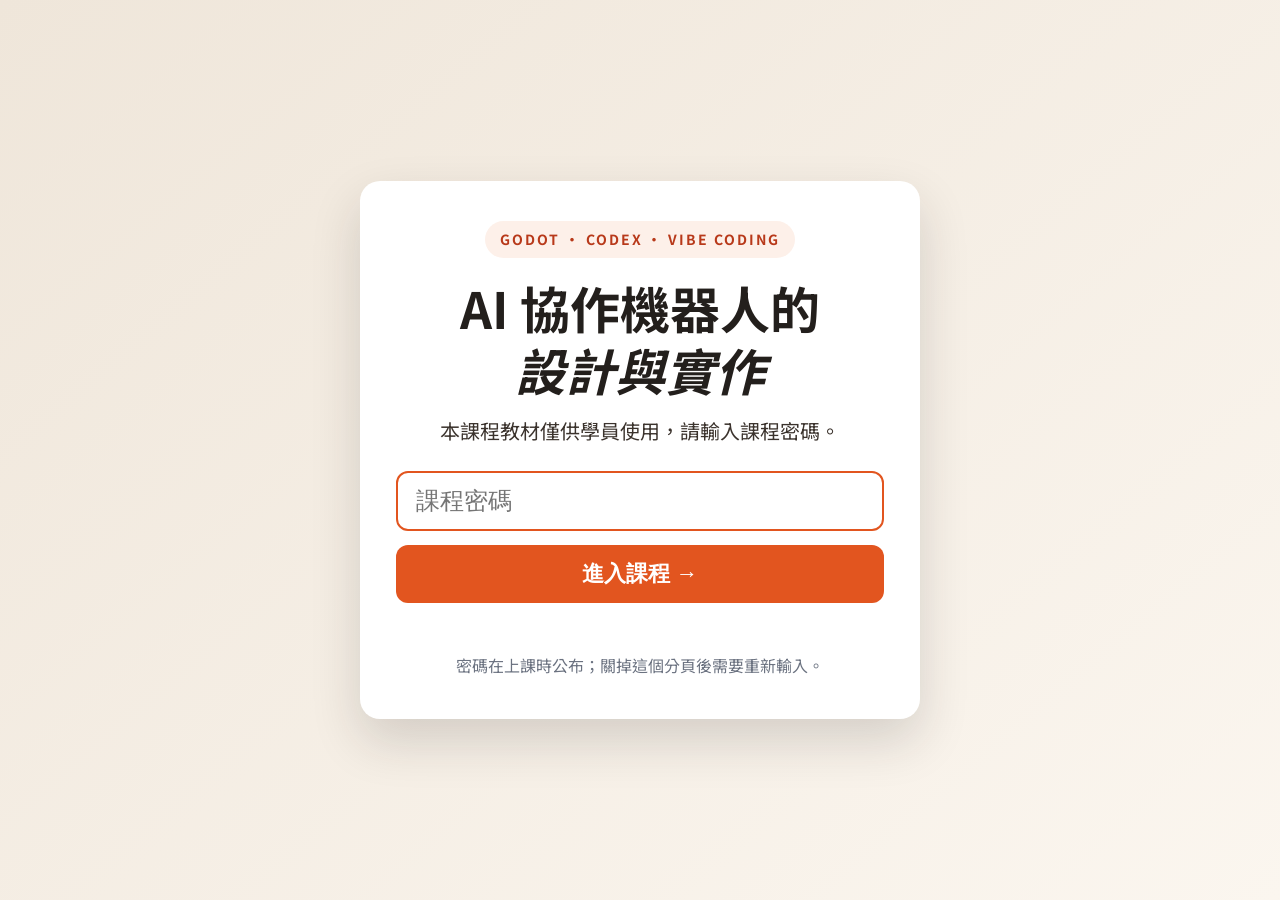
<file: index.html>
<!doctype html>
<html lang="zh-Hant">
<head>
<meta charset="utf-8">
<meta name="viewport" content="width=device-width,initial-scale=1">
<title>AI 協作機器人的設計與實作｜阿亮老師</title>
<meta name="description" content="阿亮老師課程：不用買硬體，用白話告訴 AI，在 Godot 做出一個個會動的機器人模擬。">
<link rel="preconnect" href="https://fonts.googleapis.com">
<link rel="preconnect" href="https://fonts.gstatic.com" crossorigin>
<link href="https://fonts.googleapis.com/css2?family=Noto+Sans+TC:wght@400;500;700&family=Noto+Serif+TC:wght@600;800;900&display=swap" rel="stylesheet">
<link rel="stylesheet" href="assets/style.css">
<style>
.cat{display:flex;align-items:baseline;flex-wrap:wrap;gap:14px;margin:40px 0 16px;font-size:30px}
.cat span{background:#e8531f;color:#fff;font-size:16px;padding:4px 12px;border-radius:6px}
.cat small{font-size:18px;color:#6b7280;font-weight:400}
.hero .sub2{font-size:clamp(24px,2vw,34px);font-weight:700;color:#3b332d;margin:0 0 14px;line-height:1.6}
.hero-art{aspect-ratio:3/2;box-shadow:0 22px 50px rgba(35,31,28,.14)}
.hero-art img{width:100%;height:100%;object-fit:cover;display:block}
.hero-art img{transition:opacity .8s}
.hero-art.is3d img{opacity:0}
.hero-art .hero3d{position:absolute;inset:0;width:100%;height:100%;display:block;touch-action:pan-y}
.pic.has-img .tagno{z-index:1}
a.pic{color:inherit}
.tvol h3 a:hover{color:var(--accent)}
.acts{display:flex;flex-wrap:wrap;gap:10px;align-items:flex-start;margin-top:4px}
.acts .btn,.res summary{display:inline-flex;align-items:center;gap:6px;font-weight:700;font-size:17px;padding:9px 16px;border-radius:10px;cursor:pointer;list-style:none;transition:.15s}
.acts .read{background:var(--accent);color:#fff}
.acts .read:hover{background:var(--accent-2)}
.acts .demo{background:#fff;color:#0f766e;border:1.5px solid #14b8a6}
.acts .vid{background:#fff;color:#7c3aed;border:1.5px solid #a78bfa}
.acts .vid:hover{background:#f5f3ff}
.acts{flex-wrap:wrap;gap:8px}
.acts .btn,.acts .res summary{white-space:nowrap;padding:9px 12px;font-size:clamp(14px,1.05vw,16.5px)}
.acts>.btn,.acts>.res{flex:0 1 auto;min-width:0}
.acts .demo:hover{background:#e6fffa}
.res{position:relative}
.res summary::-webkit-details-marker{display:none}
.res summary{background:#fff;color:var(--accent-2);border:1.5px solid var(--accent)}
.res summary:hover,.res[open] summary{background:var(--accent-soft)}
.res .menu{position:absolute;left:0;bottom:calc(100% + 8px);z-index:5;min-width:270px;background:#fff;border:1px solid var(--line);border-radius:12px;box-shadow:0 14px 34px rgba(35,31,28,.18);padding:6px}
.res .menu a{display:block;padding:10px 14px;border-radius:8px;font-size:16.5px;white-space:nowrap}
.res .menu a:hover{background:var(--accent-soft);color:var(--accent-2)}
.pic .soonbadge{position:absolute;top:13px;right:14px;z-index:1;background:rgba(35,31,28,.78);color:#fff;font-size:13.5px;font-weight:700;padding:4px 12px;border-radius:999px}
.tvol.soon .pic img{filter:saturate(.75)}
.tvol.soon{opacity:.82;cursor:default}
.tvol.soon:hover{transform:none}
.tvol.soon .pic{background:linear-gradient(140deg,#efe6da,#f8f1e8)}
a.dl{display:inline-block;margin:4px 10px 4px 0;color:#b93a10;font-weight:700}
.hl{list-style:none;padding:0;margin:6px 0 10px;display:grid;grid-template-columns:repeat(3,1fr);gap:12px}
@media(max-width:900px){.hl{grid-template-columns:repeat(2,1fr)}}
@media(max-width:560px){.hl{grid-template-columns:1fr}}
.hl li{background:#fff;border:1px solid var(--line);border-left:5px solid var(--accent);border-radius:12px;padding:14px 16px;font-size:16.5px;line-height:1.65;color:#4b4038}
.hl li b{display:block;font-size:19px;color:#231f1c;margin-bottom:4px}
</style>
</head>
<body>
<div id="gate" class="gate" hidden>
  <form class="gcard" id="gform" autocomplete="off">
    <span class="badge">GODOT · CODEX · VIBE CODING</span>
    <h1>AI 協作機器人的<br><em>設計與實作</em></h1>
    <p class="gsub">本課程教材僅供學員使用，請輸入課程密碼。</p>
    <input id="gpw" type="password" placeholder="課程密碼" autocomplete="current-password" required>
    <button type="submit">進入課程 →</button>
    <p class="gerr" id="gerr" role="alert"></p>
    <p class="gnote">密碼在上課時公布；關掉這個分頁後需要重新輸入。</p>
  </form>
</div>
<div id="app"></div>
<div class="gbar" id="gbar" hidden><span id="glvl"></span><button id="gout">🔒 登出</button></div>
<style>
.gate{position:fixed;inset:0;display:grid;place-items:center;padding:16px;background:linear-gradient(140deg,#efe6da,#fbf6ef)}
.gate[hidden],.gbar[hidden]{display:none}
.gcard{width:min(560px,100%);background:#fff;border-radius:20px;box-shadow:0 22px 50px rgba(35,31,28,.16);padding:40px 36px;text-align:center}
.gcard h1{font-size:clamp(34px,5vw,50px);line-height:1.25;margin:18px 0 12px}
.gsub{font-size:20px;color:#3b332d;margin:0 0 22px}
.gcard input{width:100%;font-size:24px;padding:14px 18px;border:2px solid #d9cfc4;border-radius:12px;box-sizing:border-box}
.gcard input:focus{outline:none;border-color:var(--accent,#e8531f)}
.gcard button{width:100%;margin-top:14px;font-size:22px;font-weight:700;padding:14px;border:0;border-radius:12px;background:var(--accent,#e8531f);color:#fff;cursor:pointer}
.gerr{color:#c0392b;font-size:19px;font-weight:700;min-height:28px;margin:14px 0 0}
.gnote{color:#6b7280;font-size:16px;margin:6px 0 0}
.gbar{position:fixed;right:16px;bottom:16px;z-index:50;display:flex;gap:8px;align-items:center;flex-wrap:wrap;justify-content:flex-end}
.gbar span{background:#fff;border-radius:999px;padding:6px 12px;font-size:14px;color:#5b6472;box-shadow:0 6px 18px rgba(35,31,28,.12)}
.gbar button{font-size:16px;font-weight:700;padding:9px 16px;border-radius:999px;border:1.5px solid #d9cfc4;background:#fff;cursor:pointer;box-shadow:0 6px 18px rgba(35,31,28,.14)}
</style>
<script type="module">
import { login, logout, session, homeHtml, levelName } from './assets/gate.js';
const $ = id => document.getElementById(id);
const next = new URLSearchParams(location.search).get('next');

async function show(s){
  if (next && /^reader\.html\?u=[A-Za-z0-9]+$/.test(next)){ location.replace(next); return; }
  $('app').innerHTML = await homeHtml(s);
  $('gate').hidden = true; $('gbar').hidden = false;
  $('glvl').textContent = '目前權限：' + levelName(s.lvl);
  document.addEventListener('click', e => {
    document.querySelectorAll('details.res[open]').forEach(d => { if (!d.contains(e.target)) d.open = false; });
  });
  if (location.hash){ const t = document.querySelector(location.hash); if (t) t.scrollIntoView(); }
}

$('gout').onclick = () => { logout(); location.href = 'index.html'; };

$('gform').onsubmit = async e => {
  e.preventDefault();
  $('gerr').textContent = '';
  try{
    const pw = $('gpw').value.trim();
    const lvl = await login(pw);
    if (!lvl){
      $('gerr').textContent = '密碼錯誤，請輸入課程密碼：@godot-cobot';
      $('gpw').select();
      return;
    }
    show(await session());
  }catch(err){
    $('gerr').textContent = '驗證異常：' + err.message;
  }
};

const s = await session();
if (s) {
  show(s);
} else {
  $('gate').hidden = false;
  $('gpw').focus();
}
</script>
</body>
</html>
</file>
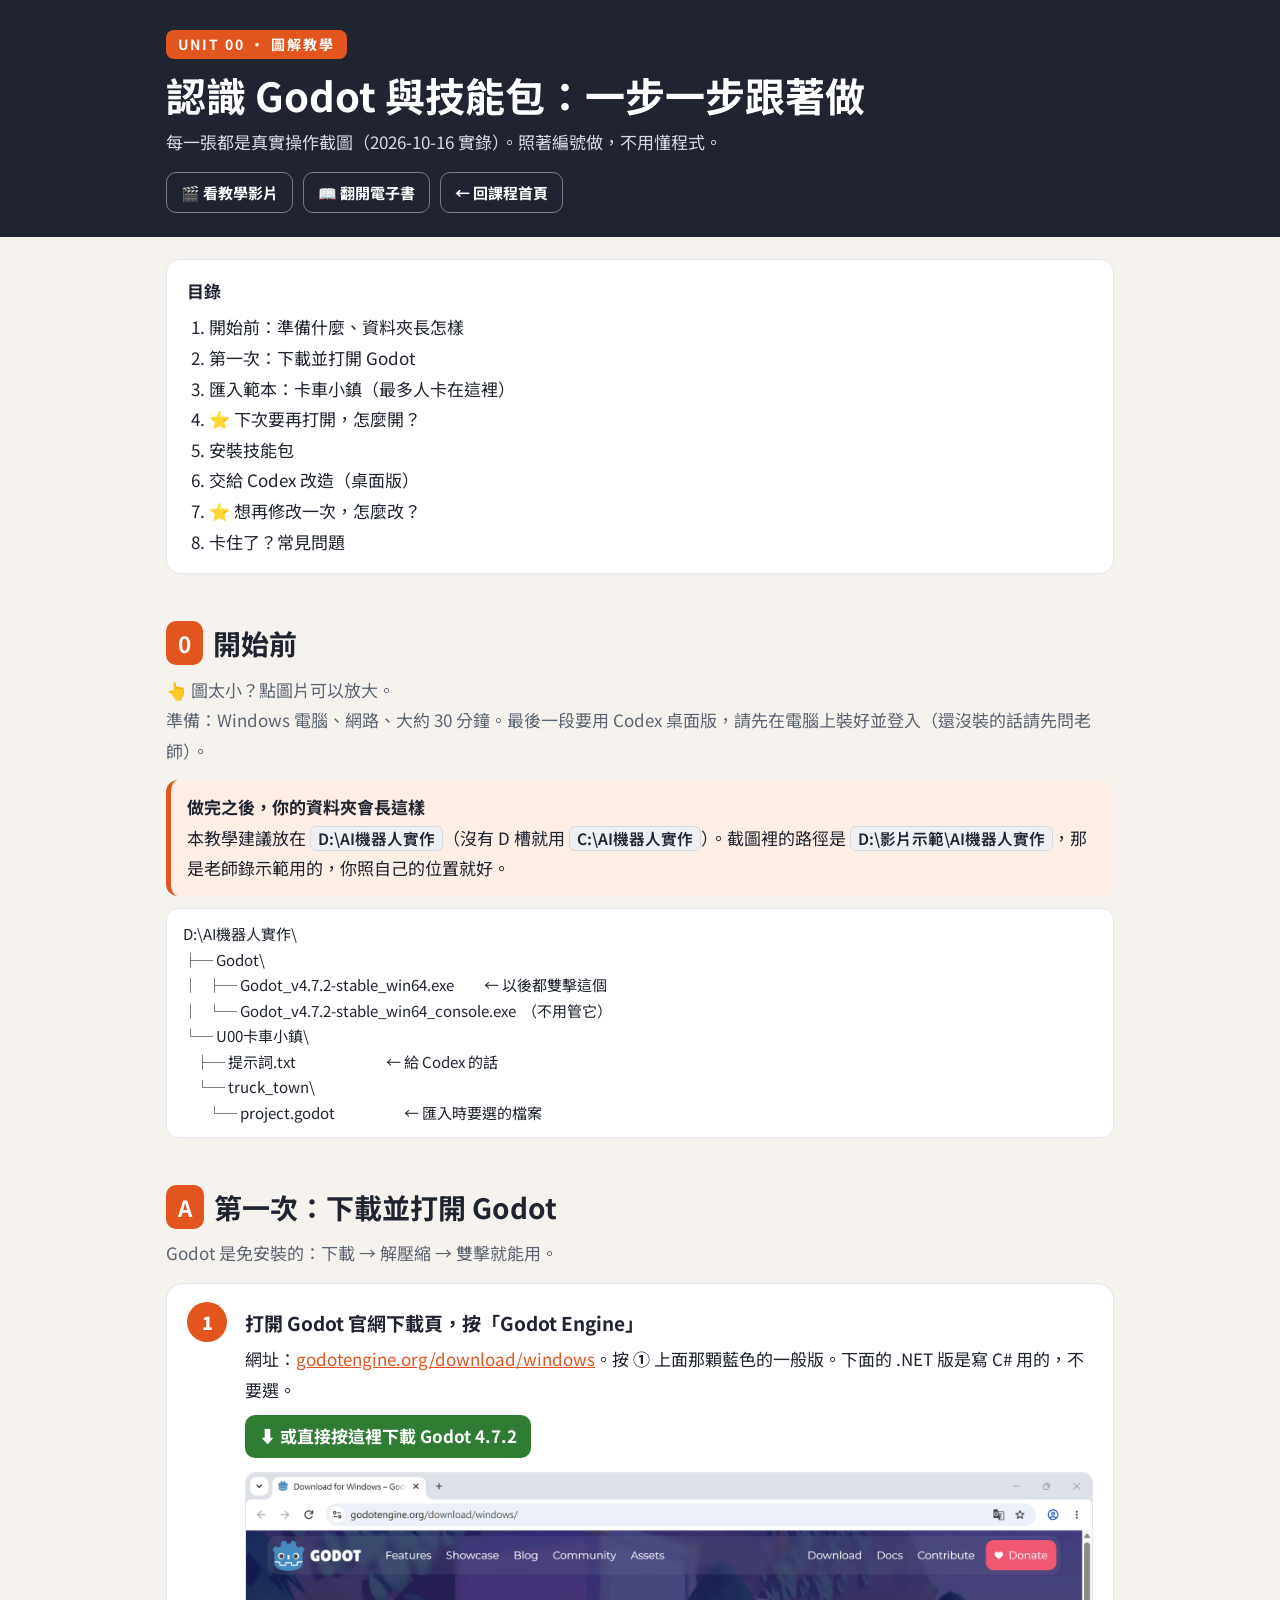
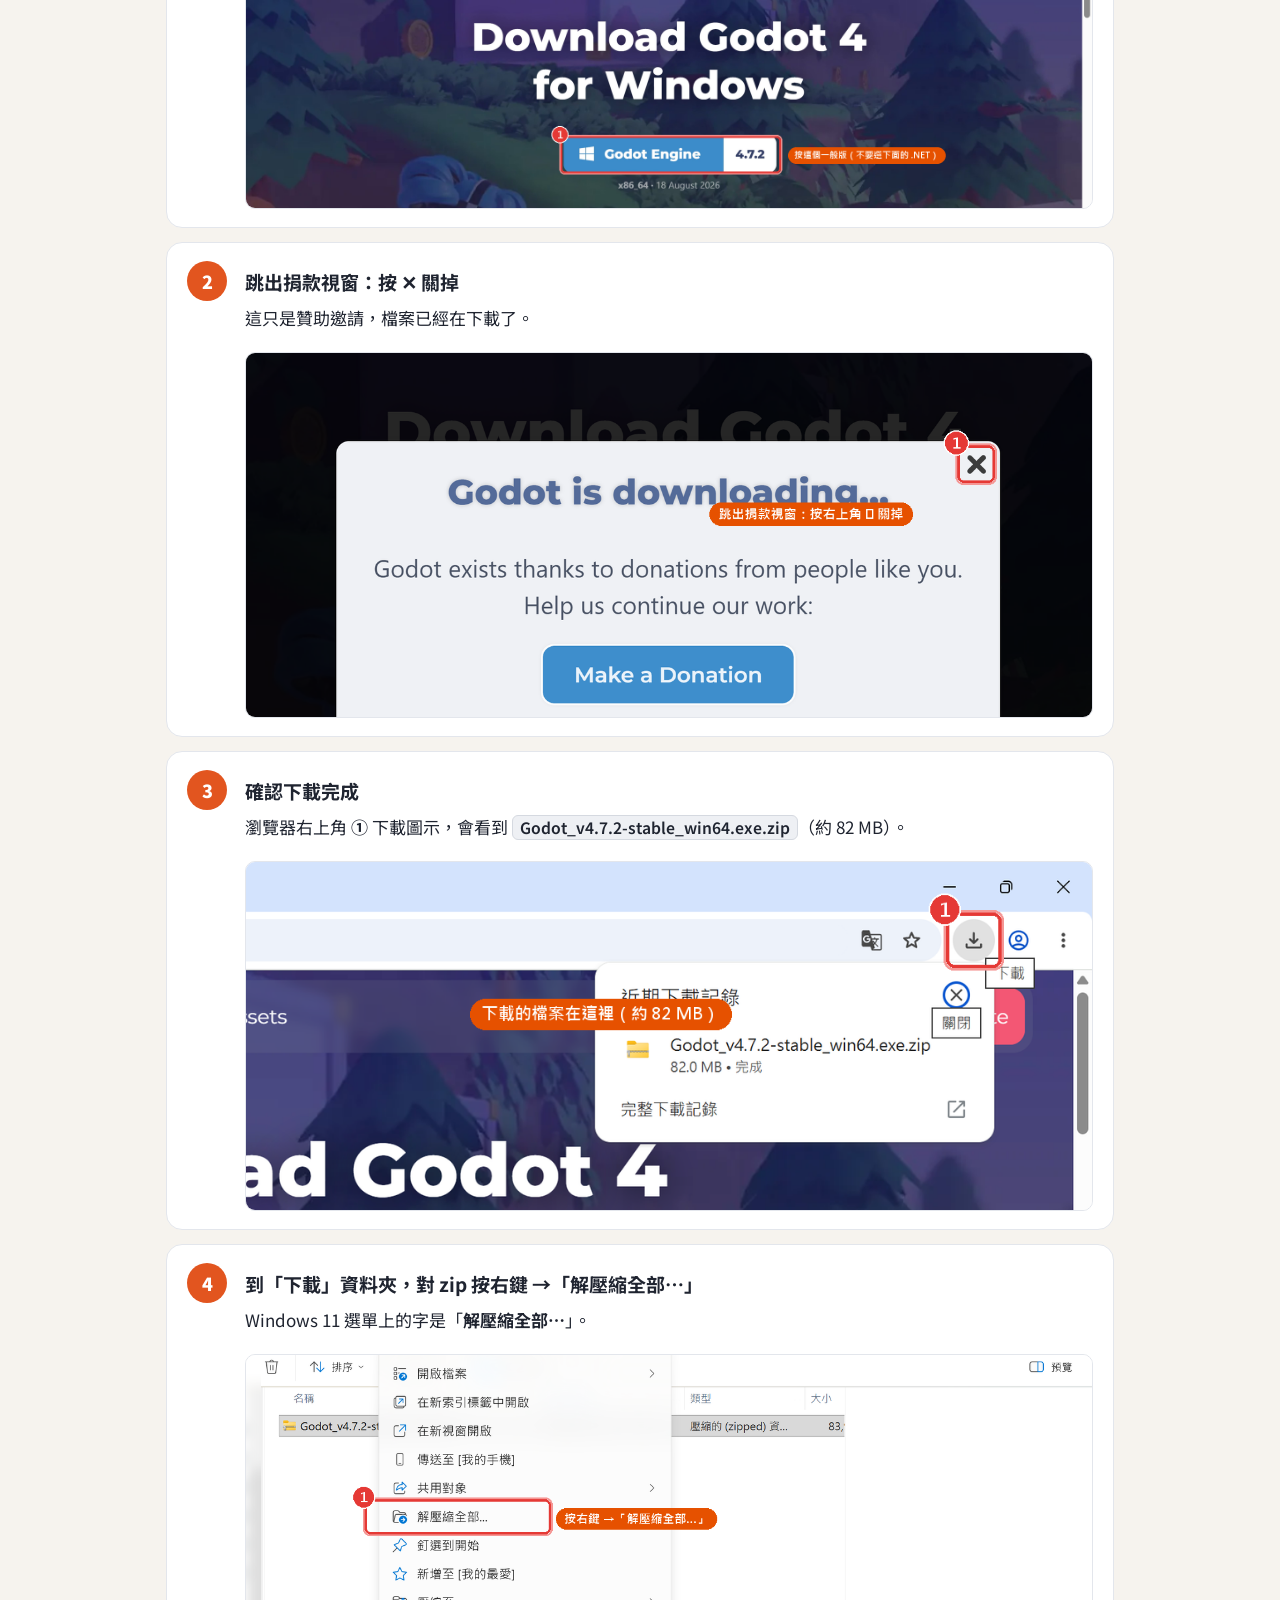
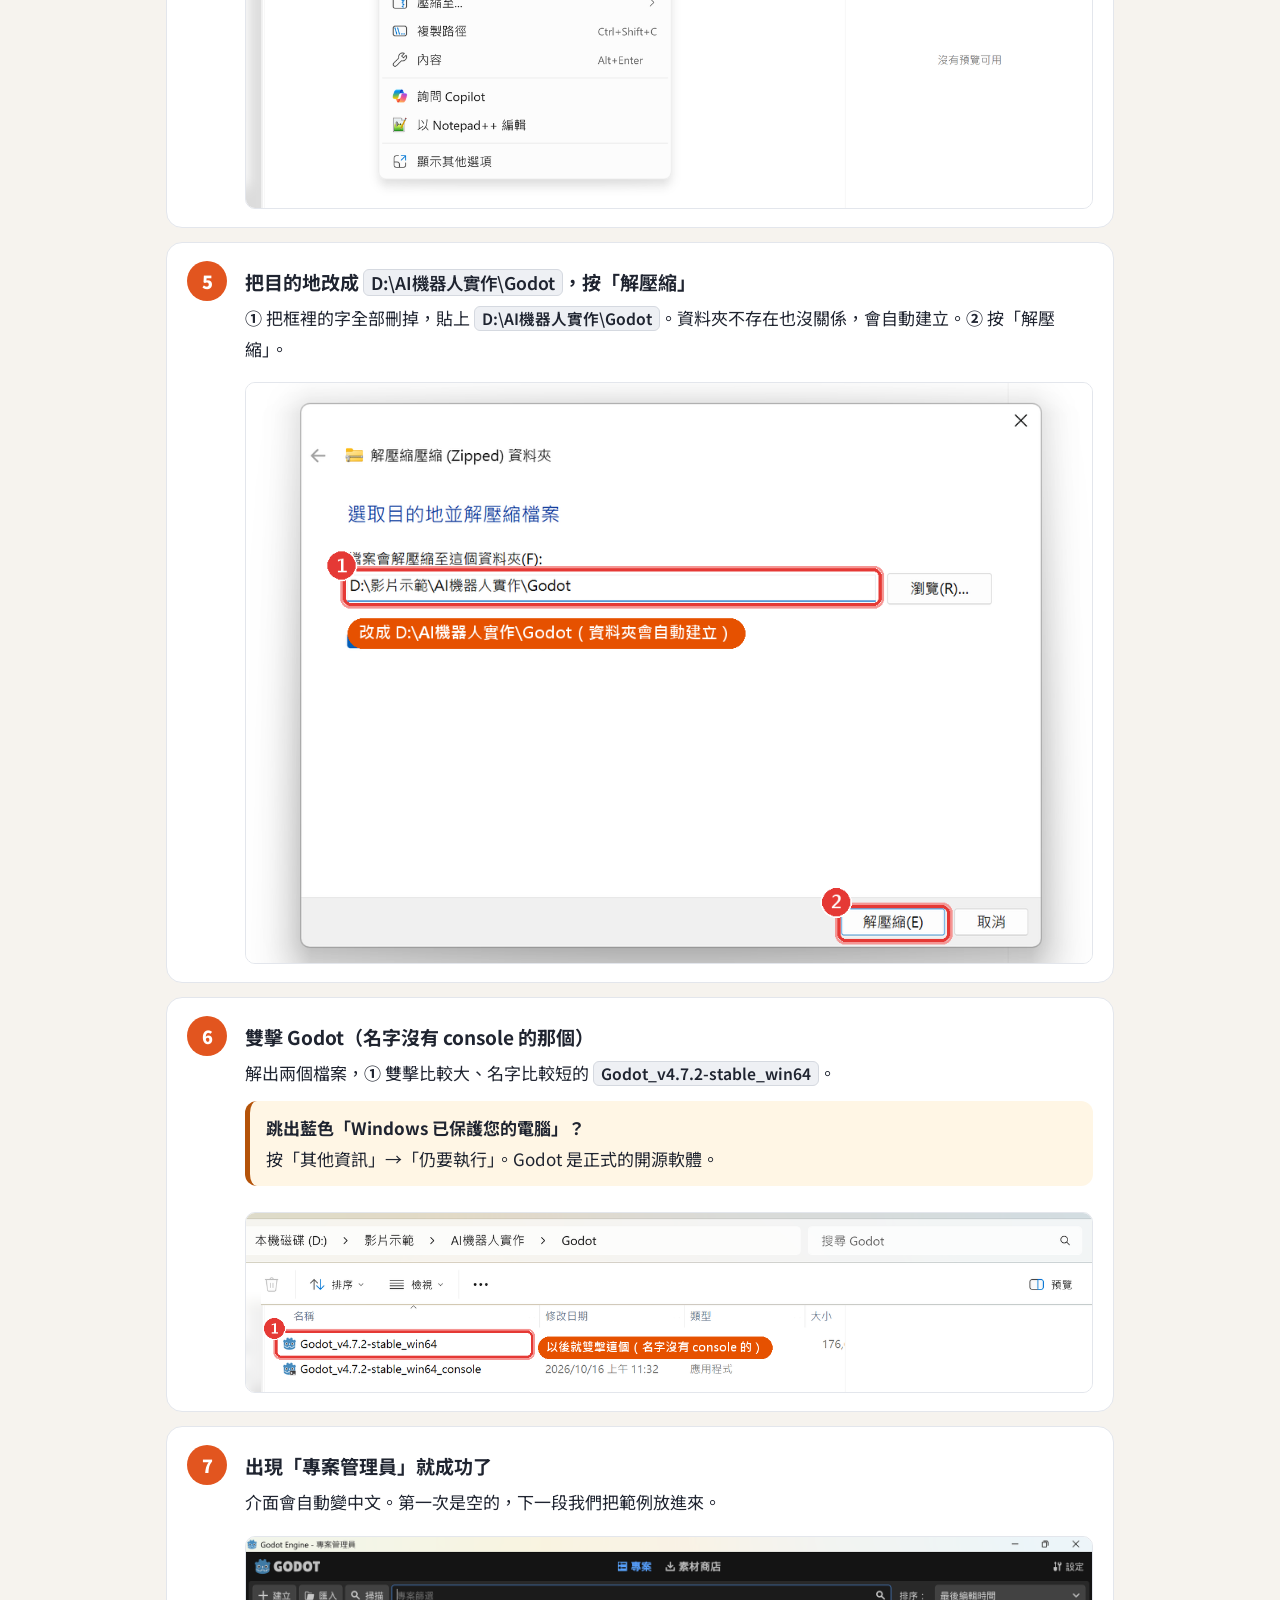
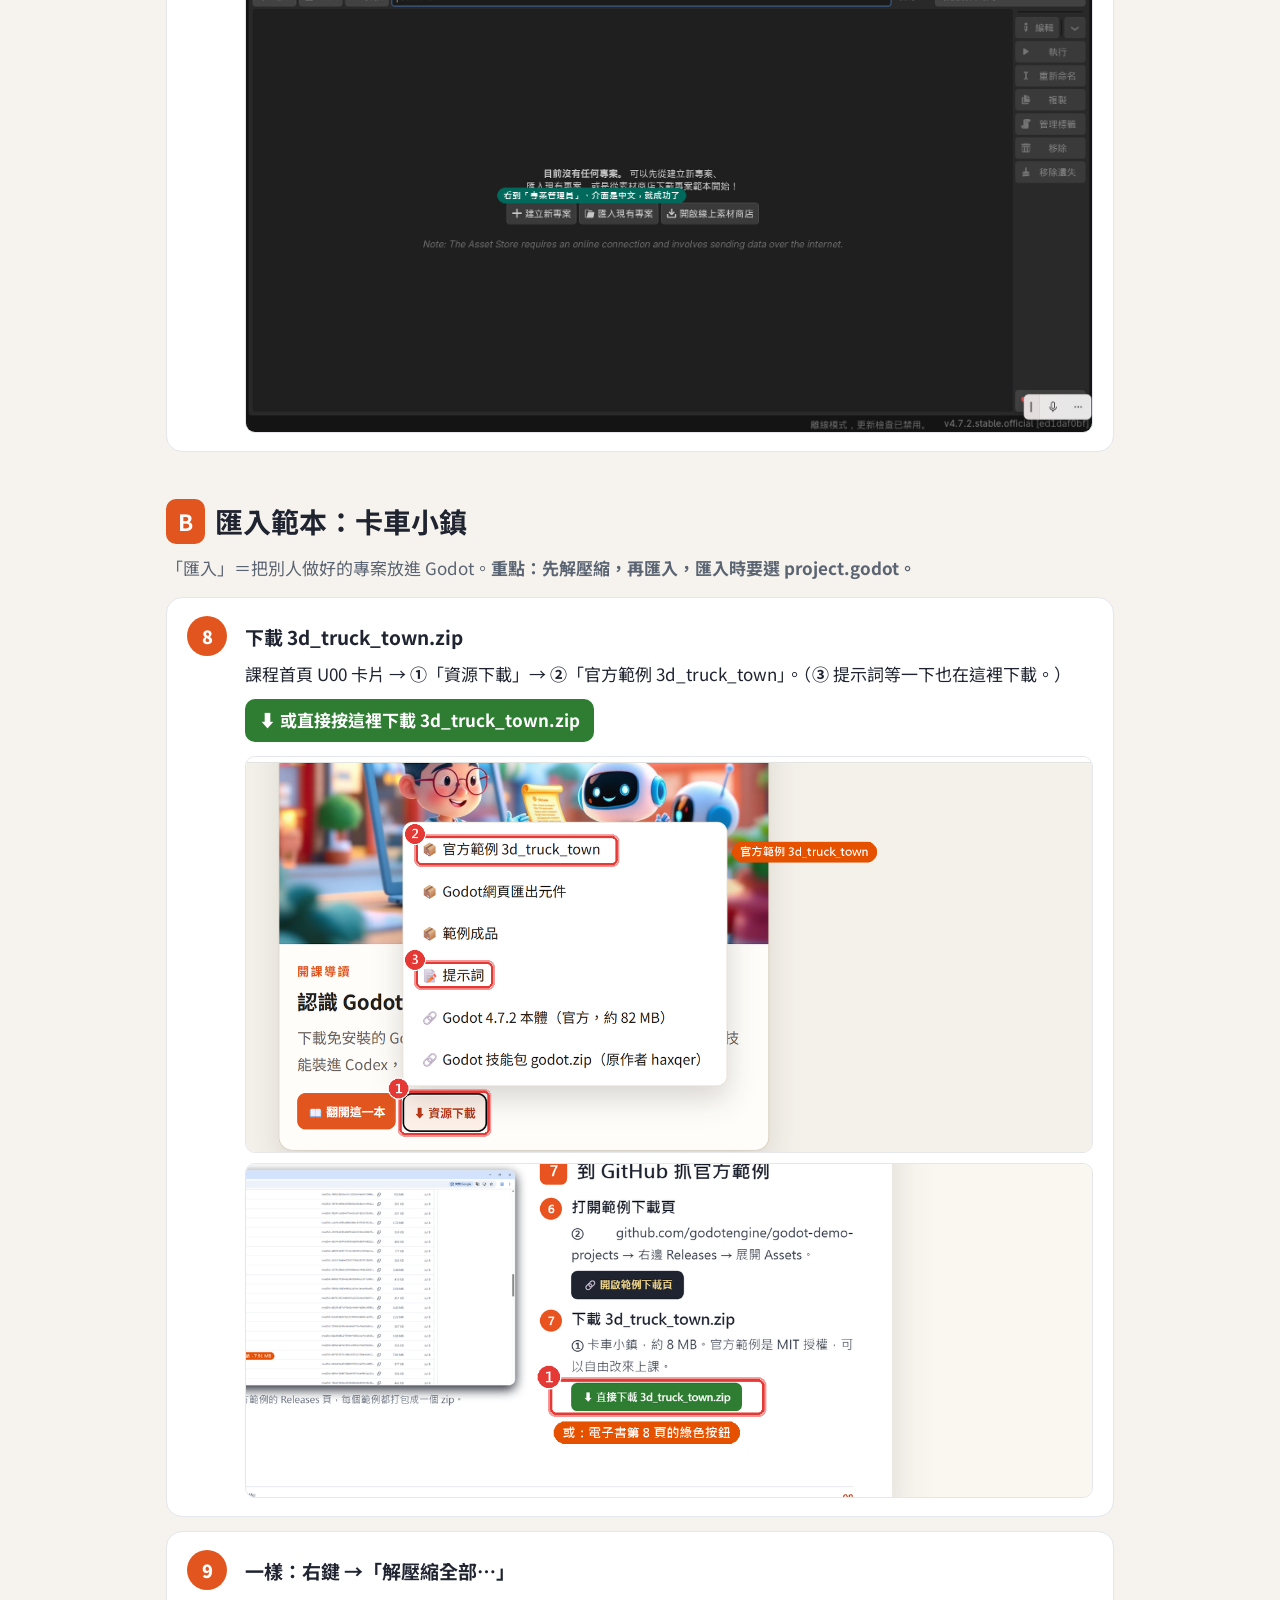
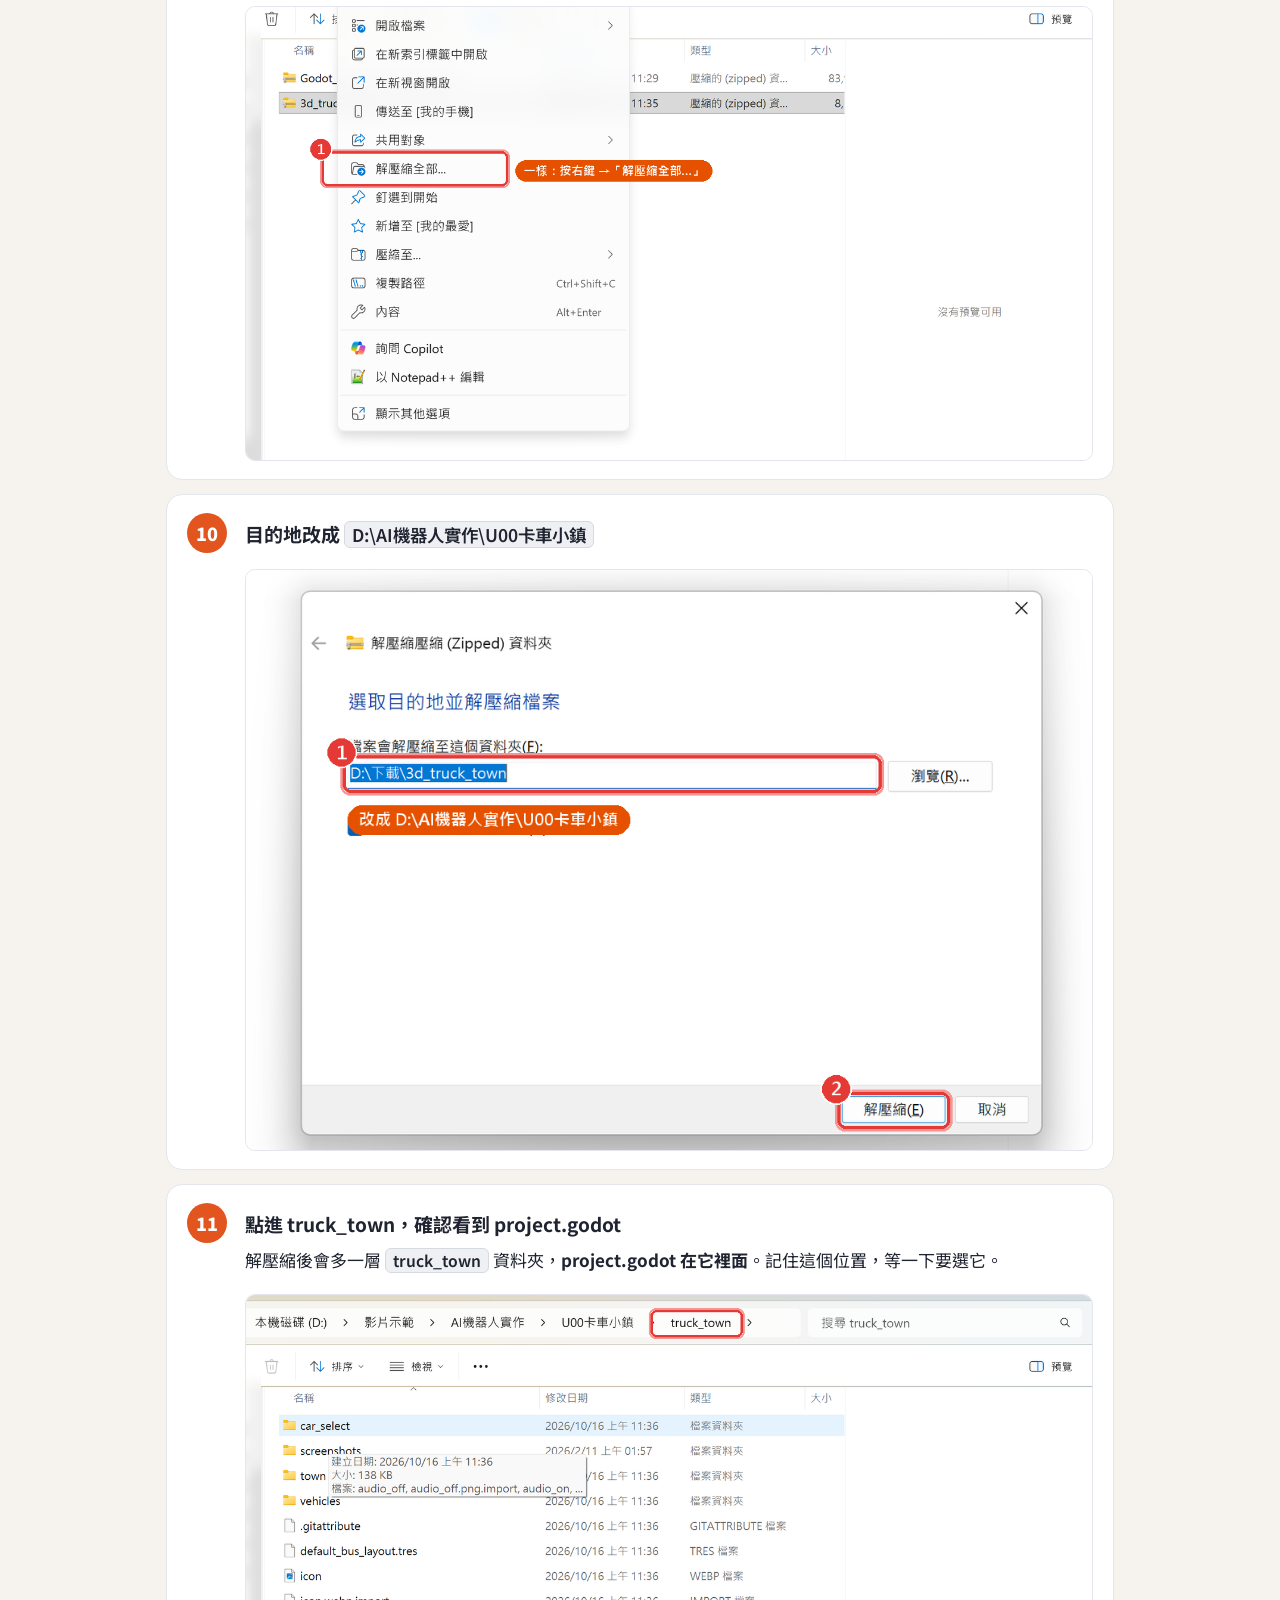
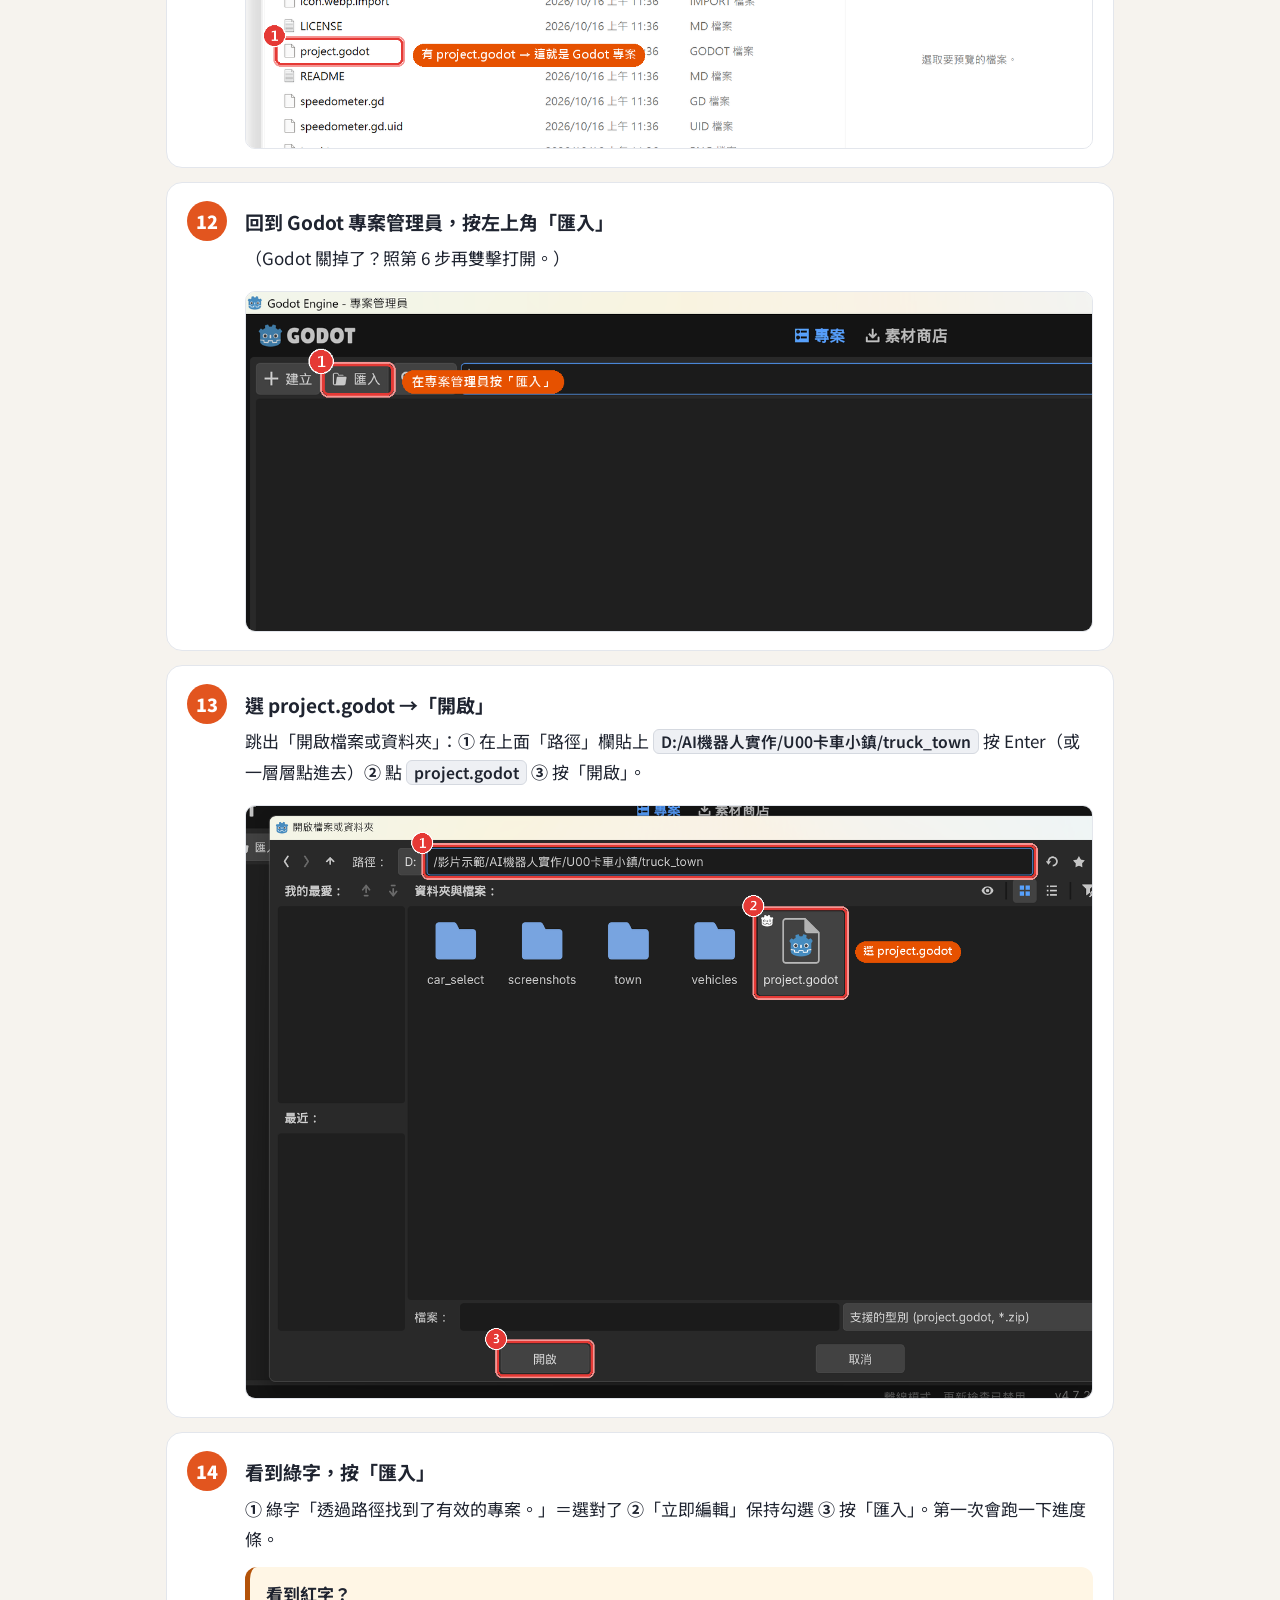
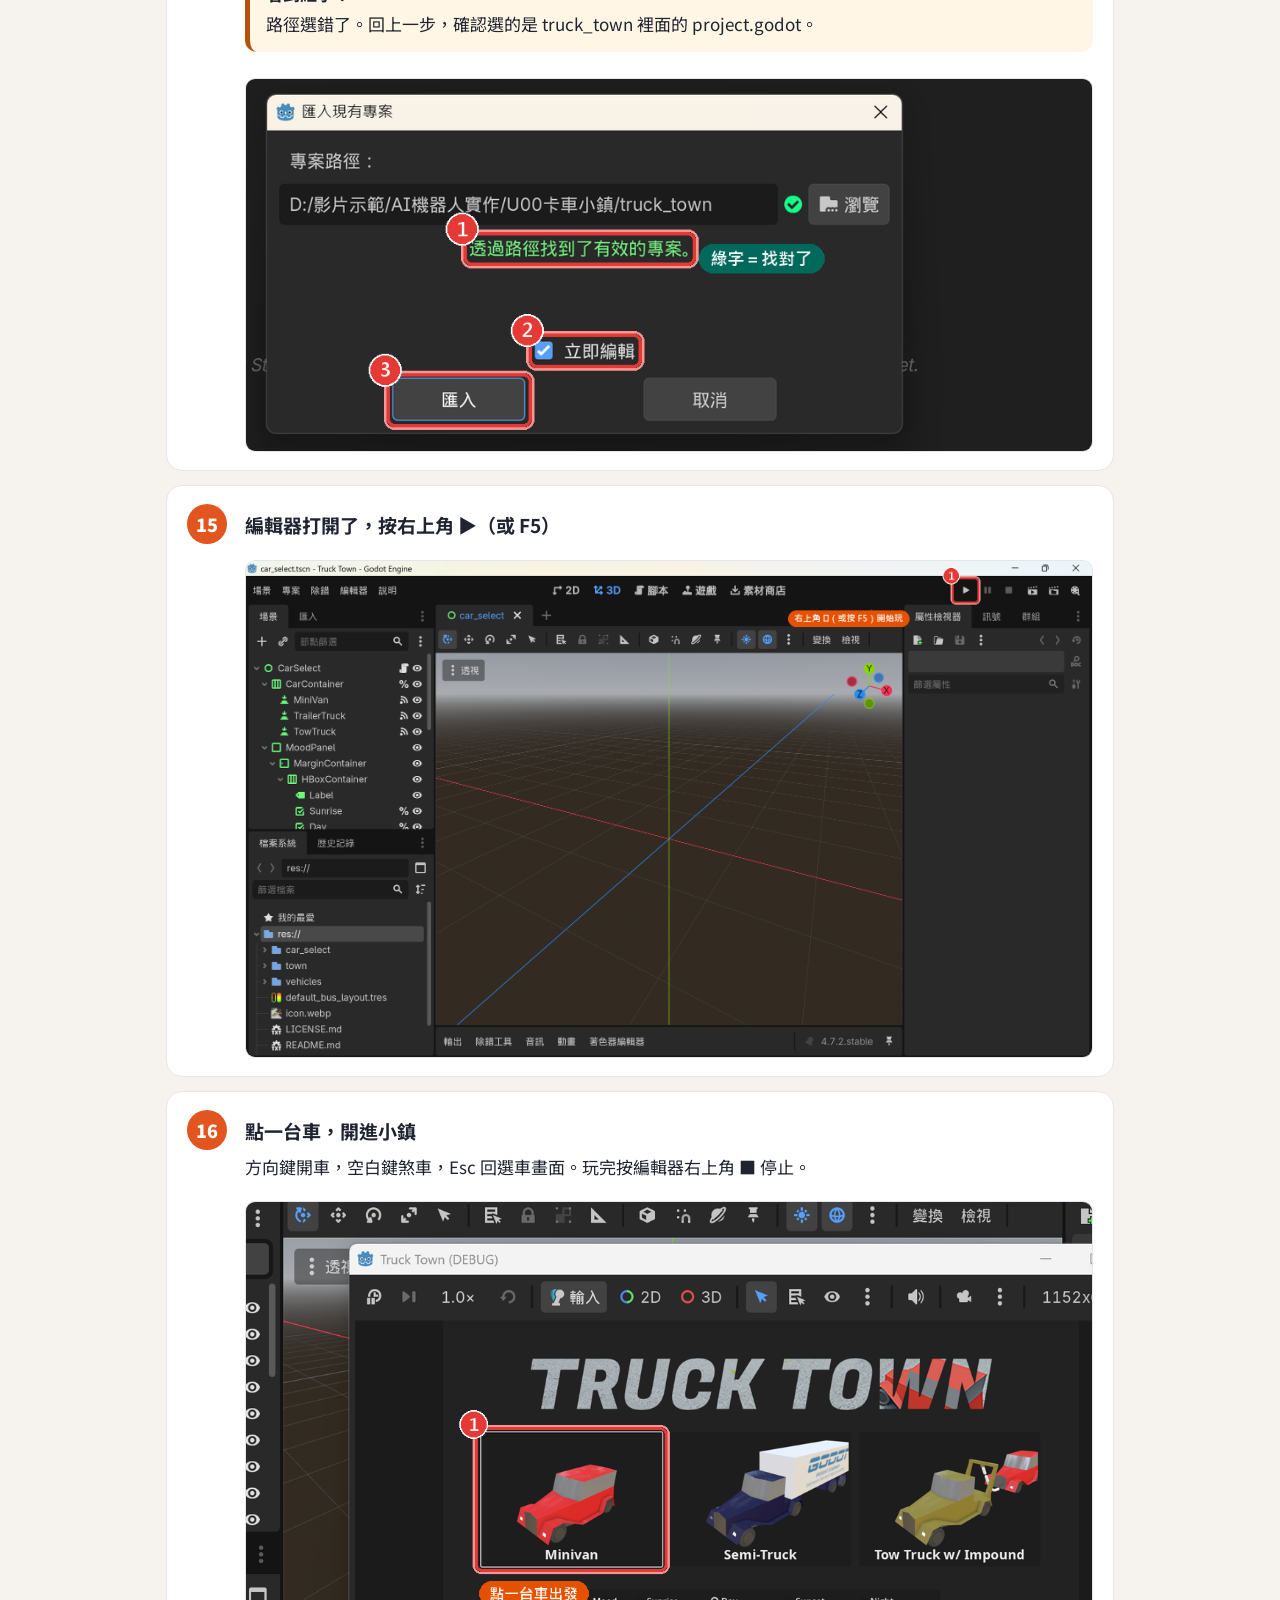
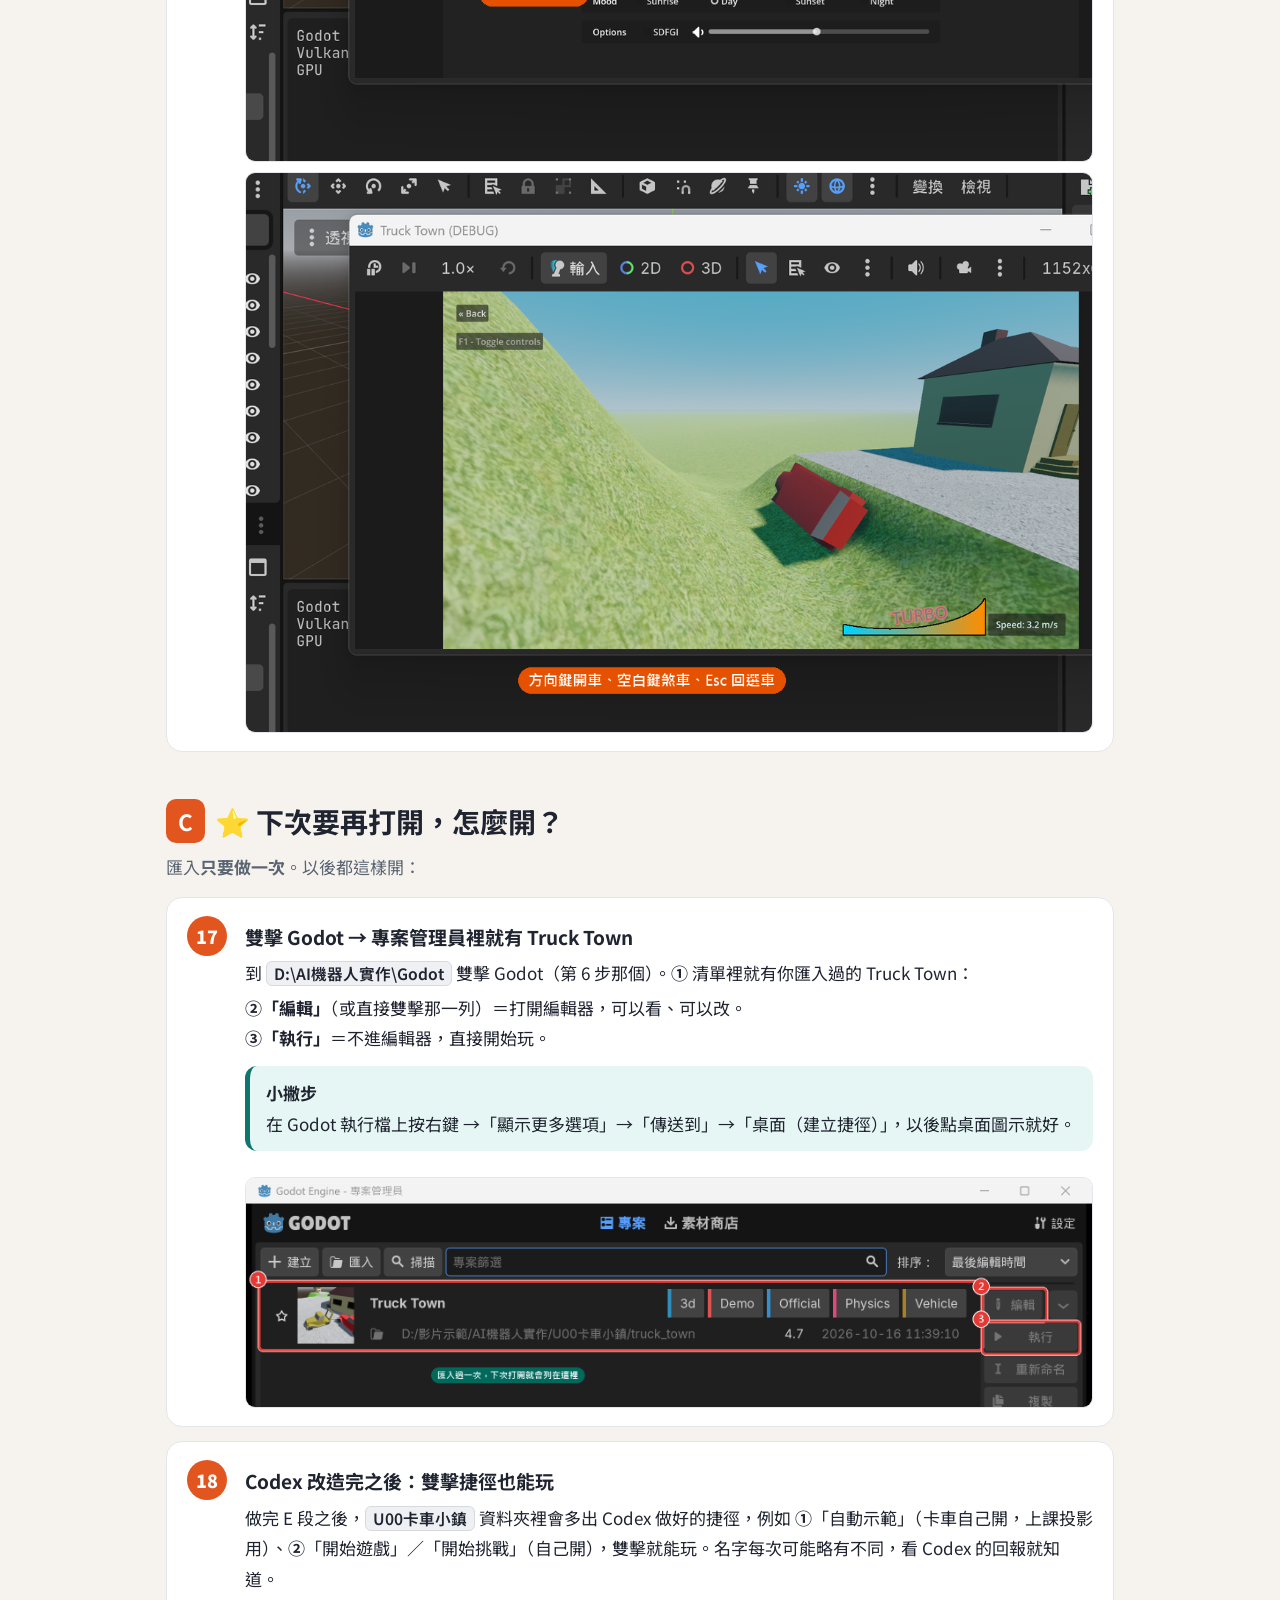
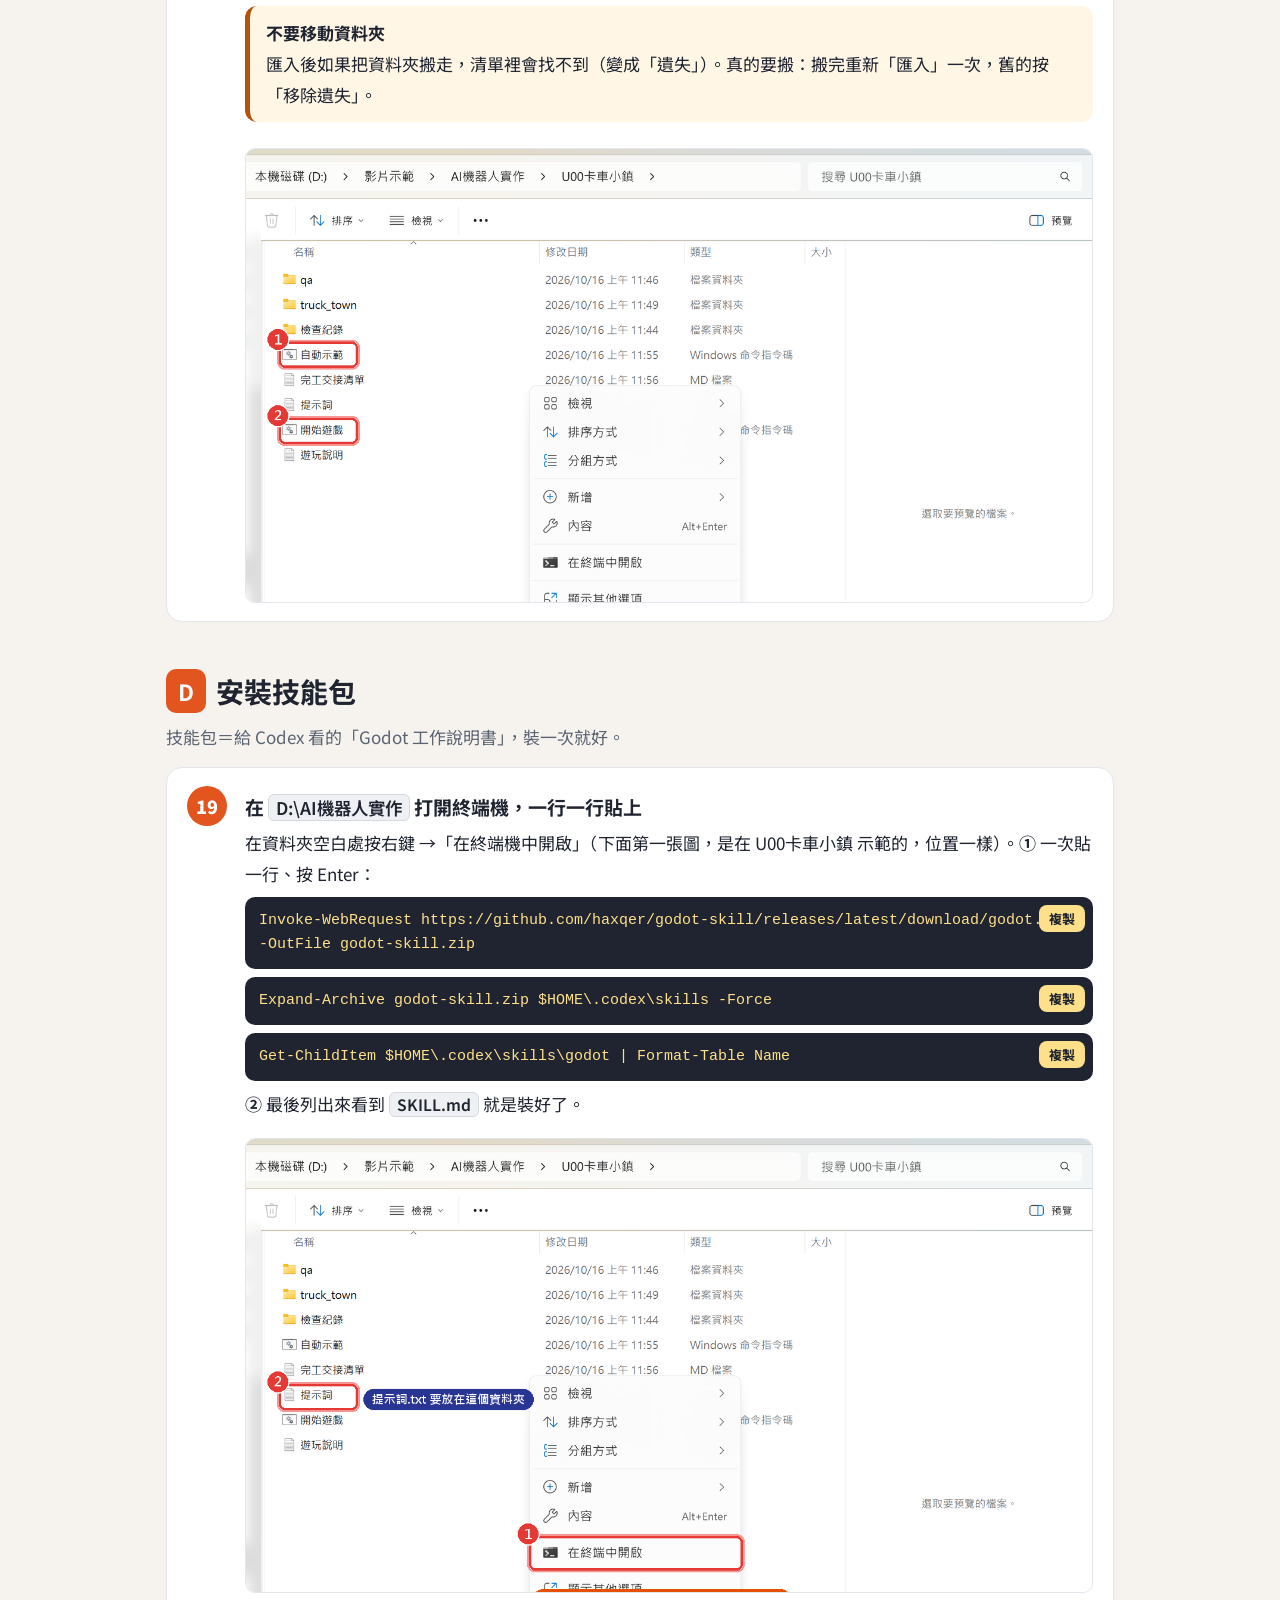
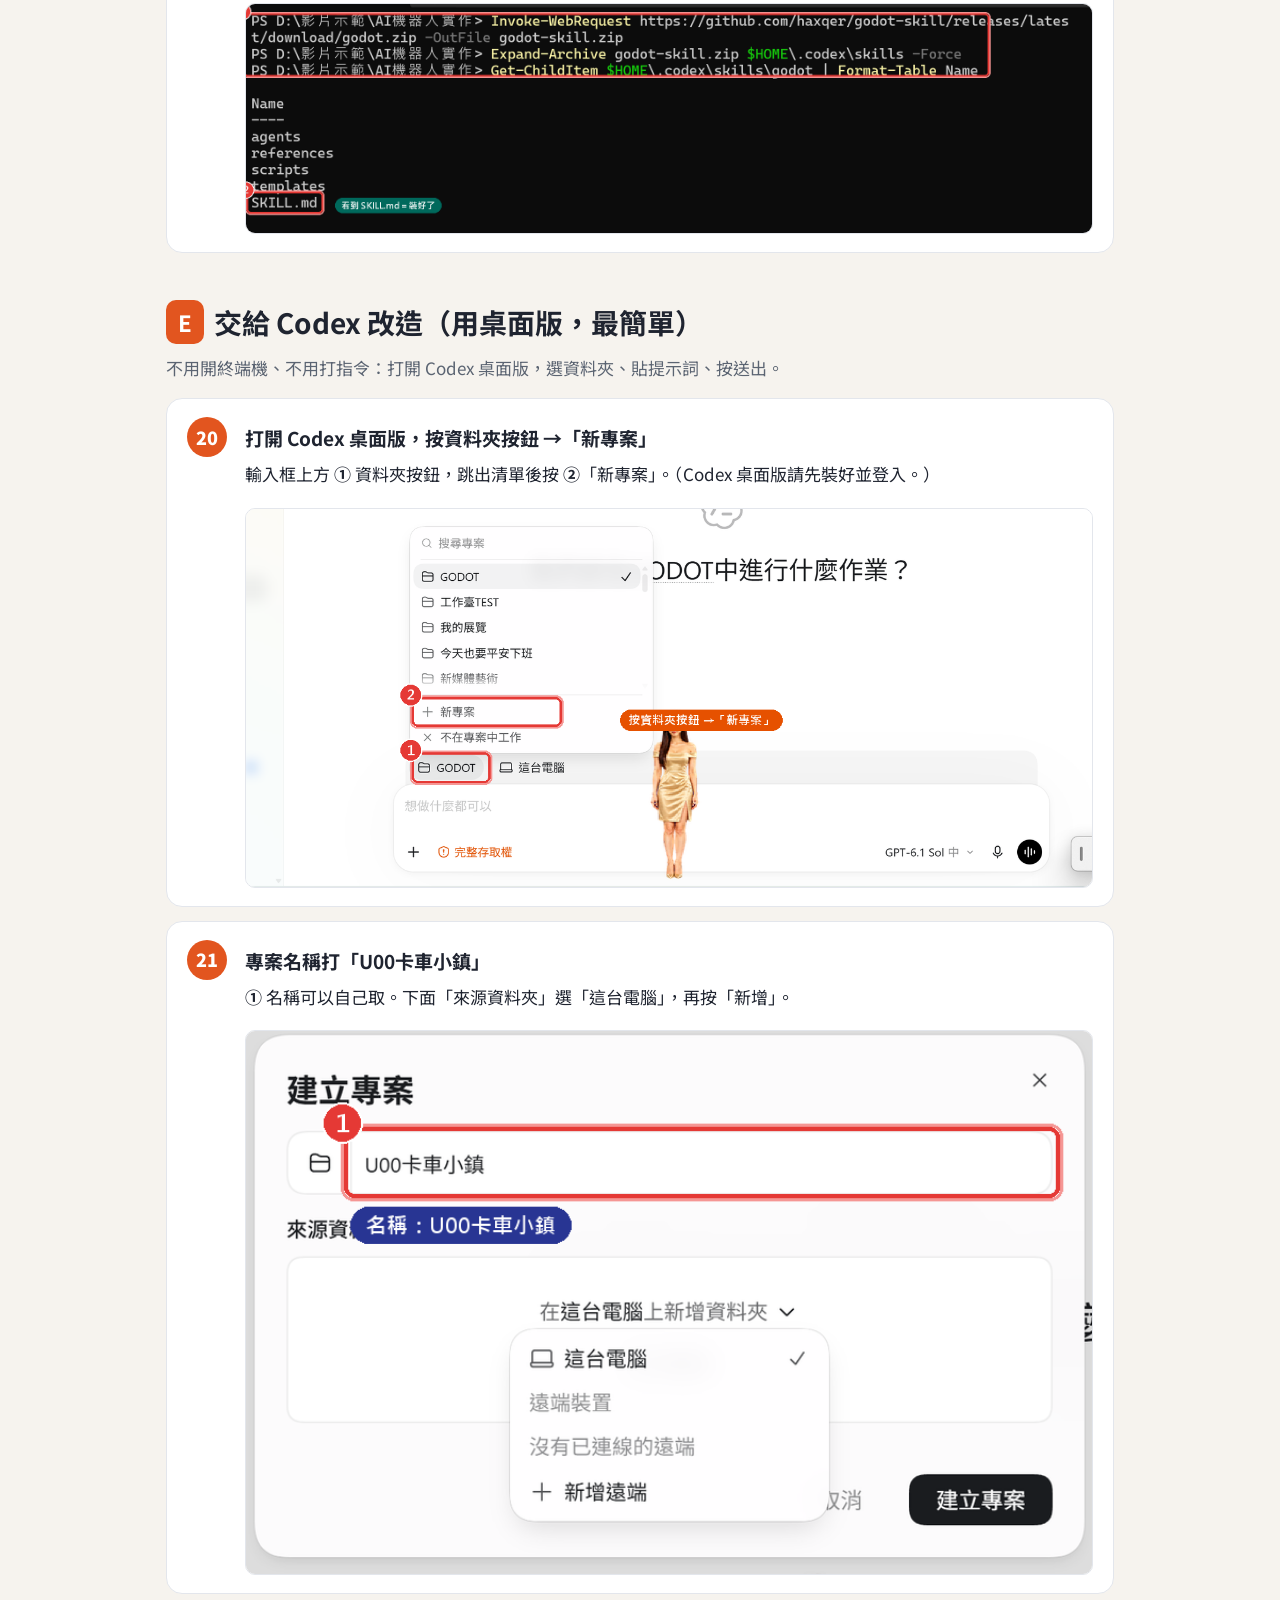
<file: assets/guide/U00/index.html>
<!doctype html>
<html lang="zh-Hant">
<head>
<meta charset="utf-8">
<meta name="viewport" content="width=device-width,initial-scale=1">
<title>U00 圖解教學</title>
<link rel="preconnect" href="https://fonts.googleapis.com">
<link href="https://fonts.googleapis.com/css2?family=Noto+Sans+TC:wght@400;500;700;900&display=swap" rel="stylesheet">
<style>
:root{--bg:#f6f3ee;--card:#fff;--ink:#1f2430;--sub:#5b6472;--line:#e3e6ec;--acc:#e2551f;--accs:#fdeee6;--teal:#0f766e;--teals:#e6f6f4;--navy:#1e3a8a;--warn:#b45309;--warns:#fff6e5}
*{box-sizing:border-box}
body{margin:0;background:var(--bg);color:var(--ink);font:17px/1.8 "Noto Sans TC","Microsoft JhengHei",sans-serif}
a{color:var(--acc)}
.wrap{max-width:980px;margin:0 auto;padding:0 16px 80px}
header{background:var(--ink);color:#fff;padding:28px 0 24px}
header .wrap{padding-bottom:0}
header .k{display:inline-block;background:var(--acc);border-radius:8px;padding:2px 12px;font-weight:700;font-size:14px;letter-spacing:2px}
header h1{margin:10px 0 6px;font-size:clamp(26px,5vw,40px);line-height:1.3}
header p{margin:0;color:#d7dbe3}
header .links{margin-top:14px;display:flex;flex-wrap:wrap;gap:10px}
header .links a{color:#fff;border:1.5px solid #ffffff66;border-radius:10px;padding:6px 14px;text-decoration:none;font-weight:700;font-size:15px}
nav.toc{background:var(--card);border:1px solid var(--line);border-radius:14px;padding:16px 20px;margin:22px 0}
nav.toc b{display:block;margin-bottom:6px}
nav.toc ol{margin:0;padding-left:22px}
nav.toc a{color:var(--ink);text-decoration:none}
nav.toc a:hover{color:var(--acc)}
h2{margin:44px 0 6px;font-size:clamp(22px,4vw,28px);display:flex;align-items:center;gap:10px;scroll-margin-top:12px}
h2 .p{background:var(--acc);color:#fff;border-radius:10px;padding:2px 12px;font-size:.8em}
.lead{color:var(--sub);margin:0 0 14px}
.step{background:var(--card);border:1px solid var(--line);border-radius:16px;padding:18px 20px;margin:14px 0;display:grid;grid-template-columns:44px 1fr;gap:4px 14px}
.step .n{width:40px;height:40px;border-radius:50%;background:var(--acc);color:#fff;font-weight:900;display:flex;align-items:center;justify-content:center;font-size:18px}
.step h3{margin:4px 0 4px;font-size:19px}
.step .b{grid-column:2}
.step img{cursor:zoom-in;width:100%;border:1px solid var(--line);border-radius:10px;margin-top:10px;display:block}
.step p{margin:4px 0}
@media (max-width:600px){.step{grid-template-columns:1fr}.step .b{grid-column:1}}
.kbd{display:inline-block;background:#eef0f4;border:1px solid #d5d9e0;border-radius:6px;padding:0 7px;font:600 .92em Consolas,"Noto Sans TC",monospace}
pre{background:#1f2430;color:#ffe08a;border-radius:10px;padding:12px 14px;white-space:pre-wrap;word-break:break-all;font:15px/1.6 Consolas,monospace;margin:8px 0;position:relative}
.cp{position:absolute;top:8px;right:8px;background:#ffe08a;color:#1f2430;border:0;border-radius:8px;padding:4px 10px;font:700 13px "Noto Sans TC",sans-serif;cursor:pointer}
.note{border-radius:12px;padding:12px 16px;margin:12px 0;border-left:5px solid}
.note.tip{background:var(--teals);border-color:var(--teal)}
.note.warn{background:var(--warns);border-color:var(--warn)}
.note.key{background:var(--accs);border-color:var(--acc)}
.note b.h{display:block}
.tree{background:var(--card);border:1px solid var(--line);border-radius:12px;padding:12px 16px;font:15px/1.7 Consolas,"Noto Sans TC",monospace;white-space:pre;overflow-x:auto}
table{width:100%;border-collapse:collapse;background:var(--card);border-radius:12px;overflow:hidden;margin:10px 0}
td,th{border-bottom:1px solid var(--line);padding:10px 12px;text-align:left;vertical-align:top}
th{background:#f0ece5}
.btn{display:inline-block;background:var(--acc);color:#fff;border-radius:10px;padding:6px 14px;text-decoration:none;font-weight:700;margin:6px 6px 0 0}
.btn.g{background:#2e7d32}
footer{color:var(--sub);font-size:14px;text-align:center;margin-top:40px}
</style>
</head>
<body>
<header><div class="wrap">
  <span class="k">UNIT 00 · 圖解教學</span>
  <h1>認識 Godot 與技能包：一步一步跟著做</h1>
  <p>每一張都是真實操作截圖（2026-10-16 實錄）。照著編號做，不用懂程式。</p>
  <div class="links"><a href="../../video/U00.mp4" target="_blank" rel="noopener">🎬 看教學影片</a><a href='/reader?u=U00'>📖 翻開電子書</a><a href='/'>← 回課程首頁</a></div>
</div></header>
<div class="wrap">

<nav class="toc"><b>目錄</b><ol>
  <li><a href="#p0">開始前：準備什麼、資料夾長怎樣</a></li>
  <li><a href="#pA">第一次：下載並打開 Godot</a></li>
  <li><a href="#pB">匯入範本：卡車小鎮（最多人卡在這裡）</a></li>
  <li><a href="#pC">⭐ 下次要再打開，怎麼開？</a></li>
  <li><a href="#pD">安裝技能包</a></li>
  <li><a href="#pE">交給 Codex 改造（桌面版）</a></li>
  <li><a href="#pF">⭐ 想再修改一次，怎麼改？</a></li>
  <li><a href="#pG">卡住了？常見問題</a></li>
</ol></nav>

<h2 id="p0"><span class="p">0</span>開始前</h2>
<p class="lead">👆 圖太小？點圖片可以放大。<br>準備：Windows 電腦、網路、大約 30 分鐘。最後一段要用 Codex 桌面版，請先在電腦上裝好並登入（還沒裝的話請先問老師）。</p>
<div class="note key"><b class="h">做完之後，你的資料夾會長這樣</b>本教學建議放在 <span class="kbd">D:\AI機器人實作</span>（沒有 D 槽就用 <span class="kbd">C:\AI機器人實作</span>）。截圖裡的路徑是 <span class="kbd">D:\影片示範\AI機器人實作</span>，那是老師錄示範用的，你照自己的位置就好。</div>
<div class="tree">D:\AI機器人實作\
├─ Godot\
│   ├─ Godot_v4.7.2-stable_win64.exe          ← 以後都雙擊這個
│   └─ Godot_v4.7.2-stable_win64_console.exe  （不用管它）
└─ U00卡車小鎮\
    ├─ 提示詞.txt                              ← 給 Codex 的話
    └─ truck_town\
        └─ project.godot                       ← 匯入時要選的檔案</div>

<h2 id="pA"><span class="p">A</span>第一次：下載並打開 Godot</h2>
<p class="lead">Godot 是免安裝的：下載 → 解壓縮 → 雙擊就能用。</p>
<div class="step"><div class="n">1</div><div><h3>打開 Godot 官網下載頁，按「Godot Engine」</h3>
<p>網址：<a href="https://godotengine.org/download/windows/" target="_blank" rel="noopener">godotengine.org/download/windows</a>。按 <b>①</b> 上面那顆藍色的一般版。下面的 .NET 版是寫 C# 用的，不要選。</p>
<a class="btn g" href="https://github.com/godotengine/godot/releases/download/4.7.2-stable/Godot_v4.7.2-stable_win64.exe.zip" rel="noopener">⬇ 或直接按這裡下載 Godot 4.7.2</a></div>
<div class="b"><img src="img/a1.png" alt="Godot 下載頁" loading="lazy"></div></div>
<div class="step"><div class="n">2</div><div><h3>跳出捐款視窗：按 ✕ 關掉</h3><p>這只是贊助邀請，檔案已經在下載了。</p></div>
<div class="b"><img src="img/a2.png" alt="捐款視窗" loading="lazy"></div></div>
<div class="step"><div class="n">3</div><div><h3>確認下載完成</h3><p>瀏覽器右上角 <b>①</b> 下載圖示，會看到 <span class="kbd">Godot_v4.7.2-stable_win64.exe.zip</span>（約 82 MB）。</p></div>
<div class="b"><img src="img/a3.png" alt="下載完成" loading="lazy"></div></div>
<div class="step"><div class="n">4</div><div><h3>到「下載」資料夾，對 zip 按右鍵 →「解壓縮全部…」</h3><p>Windows 11 選單上的字是「<b>解壓縮全部…</b>」。</p></div>
<div class="b"><img src="img/a4.png" alt="右鍵解壓縮全部" loading="lazy"></div></div>
<div class="step"><div class="n">5</div><div><h3>把目的地改成 <span class="kbd">D:\AI機器人實作\Godot</span>，按「解壓縮」</h3><p><b>①</b> 把框裡的字全部刪掉，貼上 <span class="kbd">D:\AI機器人實作\Godot</span>。資料夾不存在也沒關係，會自動建立。<b>②</b> 按「解壓縮」。</p></div>
<div class="b"><img src="img/a5.png" alt="選擇目的地" loading="lazy"></div></div>
<div class="step"><div class="n">6</div><div><h3>雙擊 Godot（名字<b>沒有</b> console 的那個）</h3><p>解出兩個檔案，<b>①</b> 雙擊比較大、名字比較短的 <span class="kbd">Godot_v4.7.2-stable_win64</span>。</p>
<div class="note warn"><b class="h">跳出藍色「Windows 已保護您的電腦」？</b>按「其他資訊」→「仍要執行」。Godot 是正式的開源軟體。</div></div>
<div class="b"><img src="img/a6.png" alt="Godot 資料夾" loading="lazy"></div></div>
<div class="step"><div class="n">7</div><div><h3>出現「專案管理員」就成功了</h3><p>介面會自動變中文。第一次是空的，下一段我們把範例放進來。</p></div>
<div class="b"><img src="img/a7.png" alt="專案管理員" loading="lazy"></div></div>

<h2 id="pB"><span class="p">B</span>匯入範本：卡車小鎮</h2>
<p class="lead">「匯入」＝把別人做好的專案放進 Godot。<b>重點：先解壓縮，再匯入，匯入時要選 project.godot。</b></p>
<div class="step"><div class="n">8</div><div><h3>下載 3d_truck_town.zip</h3><p>課程首頁 U00 卡片 → <b>①</b>「資源下載」→ <b>②</b>「官方範例 3d_truck_town」。（<b>③</b> 提示詞等一下也在這裡下載。）</p>
<a class="btn g" href="https://github.com/godotengine/godot-demo-projects/releases/download/4.7-6ad6167/3d_truck_town.zip" rel="noopener">⬇ 或直接按這裡下載 3d_truck_town.zip</a></div>
<div class="b"><img src="img/b1.png" alt="資源下載選單" loading="lazy"><img src="img/b2.png" alt="電子書第 8 頁" loading="lazy"></div></div>
<div class="step"><div class="n">9</div><div><h3>一樣：右鍵 →「解壓縮全部…」</h3></div>
<div class="b"><img src="img/b3.png" alt="右鍵解壓縮" loading="lazy"></div></div>
<div class="step"><div class="n">10</div><div><h3>目的地改成 <span class="kbd">D:\AI機器人實作\U00卡車小鎮</span></h3></div>
<div class="b"><img src="img/b4.png" alt="選擇目的地" loading="lazy"></div></div>
<div class="step"><div class="n">11</div><div><h3>點進 truck_town，確認看到 project.godot</h3><p>解壓縮後會多一層 <span class="kbd">truck_town</span> 資料夾，<b>project.godot 在它裡面</b>。記住這個位置，等一下要選它。</p></div>
<div class="b"><img src="img/b5.png" alt="project.godot" loading="lazy"></div></div>
<div class="step"><div class="n">12</div><div><h3>回到 Godot 專案管理員，按左上角「匯入」</h3><p>（Godot 關掉了？照第 6 步再雙擊打開。）</p></div>
<div class="b"><img src="img/b6.png" alt="按匯入" loading="lazy"></div></div>
<div class="step"><div class="n">13</div><div><h3>選 project.godot →「開啟」</h3><p>跳出「開啟檔案或資料夾」：<b>①</b> 在上面「路徑」欄貼上 <span class="kbd">D:/AI機器人實作/U00卡車小鎮/truck_town</span> 按 Enter（或一層層點進去）<b>②</b> 點 <span class="kbd">project.godot</span> <b>③</b> 按「開啟」。</p></div>
<div class="b"><img src="img/b7.png" alt="選 project.godot" loading="lazy"></div></div>
<div class="step"><div class="n">14</div><div><h3>看到綠字，按「匯入」</h3><p><b>①</b> 綠字「透過路徑找到了有效的專案。」＝選對了 <b>②</b>「立即編輯」保持勾選 <b>③</b> 按「匯入」。第一次會跑一下進度條。</p>
<div class="note warn"><b class="h">看到紅字？</b>路徑選錯了。回上一步，確認選的是 truck_town 裡面的 project.godot。</div></div>
<div class="b"><img src="img/b8.png" alt="匯入現有專案" loading="lazy"></div></div>
<div class="step"><div class="n">15</div><div><h3>編輯器打開了，按右上角 ▶（或 F5）</h3></div>
<div class="b"><img src="img/b9.png" alt="編輯器" loading="lazy"></div></div>
<div class="step"><div class="n">16</div><div><h3>點一台車，開進小鎮</h3><p>方向鍵開車，空白鍵煞車，Esc 回選車畫面。玩完按編輯器右上角 ■ 停止。</p></div>
<div class="b"><img src="img/b10.png" alt="選車" loading="lazy"><img src="img/b11.png" alt="開車" loading="lazy"></div></div>

<h2 id="pC"><span class="p">C</span>⭐ 下次要再打開，怎麼開？</h2>
<p class="lead">匯入<b>只要做一次</b>。以後都這樣開：</p>
<div class="step"><div class="n">17</div><div><h3>雙擊 Godot → 專案管理員裡就有 Truck Town</h3><p>到 <span class="kbd">D:\AI機器人實作\Godot</span> 雙擊 Godot（第 6 步那個）。<b>①</b> 清單裡就有你匯入過的 Truck Town：</p>
<p><b>②「編輯」</b>（或直接雙擊那一列）＝打開編輯器，可以看、可以改。<br><b>③「執行」</b>＝不進編輯器，直接開始玩。</p>
<div class="note tip"><b class="h">小撇步</b>在 Godot 執行檔上按右鍵 →「顯示更多選項」→「傳送到」→「桌面（建立捷徑）」，以後點桌面圖示就好。</div></div>
<div class="b"><img src="img/c1.png" alt="專案管理員清單" loading="lazy"></div></div>
<div class="step"><div class="n">18</div><div><h3>Codex 改造完之後：雙擊捷徑也能玩</h3><p>做完 E 段之後，<span class="kbd">U00卡車小鎮</span> 資料夾裡會多出 Codex 做好的捷徑，例如 <b>①</b>「自動示範」（卡車自己開，上課投影用）、<b>②</b>「開始遊戲」／「開始挑戰」（自己開），雙擊就能玩。名字每次可能略有不同，看 Codex 的回報就知道。</p>
<div class="note warn"><b class="h">不要移動資料夾</b>匯入後如果把資料夾搬走，清單裡會找不到（變成「遺失」）。真的要搬：搬完重新「匯入」一次，舊的按「移除遺失」。</div></div>
<div class="b"><img src="img/c2.png" alt="捷徑" loading="lazy"></div></div>

<h2 id="pD"><span class="p">D</span>安裝技能包</h2>
<p class="lead">技能包＝給 Codex 看的「Godot 工作說明書」，裝一次就好。</p>
<div class="step"><div class="n">19</div><div><h3>在 <span class="kbd">D:\AI機器人實作</span> 打開終端機，一行一行貼上</h3><p>在資料夾空白處按右鍵 →「在終端機中開啟」（下面第一張圖，是在 U00卡車小鎮 示範的，位置一樣）。<b>①</b> 一次貼一行、按 Enter：</p>
<pre><button class="cp">複製</button>Invoke-WebRequest https://github.com/haxqer/godot-skill/releases/latest/download/godot.zip -OutFile godot-skill.zip</pre>
<pre><button class="cp">複製</button>Expand-Archive godot-skill.zip $HOME\.codex\skills -Force</pre>
<pre><button class="cp">複製</button>Get-ChildItem $HOME\.codex\skills\godot | Format-Table Name</pre>
<p><b>②</b> 最後列出來看到 <span class="kbd">SKILL.md</span> 就是裝好了。</p></div>
<div class="b"><img src="img/e1.png" alt="在終端機中開啟" loading="lazy"><img src="img/d1.png" alt="安裝技能包" loading="lazy"></div></div>

<h2 id="pE"><span class="p">E</span>交給 Codex 改造（用桌面版，最簡單）</h2>
<p class="lead">不用開終端機、不用打指令：打開 Codex 桌面版，選資料夾、貼提示詞、按送出。</p>
<div class="step"><div class="n">20</div><div><h3>打開 Codex 桌面版，按資料夾按鈕 →「新專案」</h3><p>輸入框上方 <b>①</b> 資料夾按鈕，跳出清單後按 <b>②</b>「新專案」。（Codex 桌面版請先裝好並登入。）</p></div><div class="b"><img src="img/x1.png" alt="" loading="lazy"></div></div>
<div class="step"><div class="n">21</div><div><h3>專案名稱打「U00卡車小鎮」</h3><p><b>①</b> 名稱可以自己取。下面「來源資料夾」選「這台電腦」，再按「新增」。</p></div><div class="b"><img src="img/x2.png" alt="" loading="lazy"></div></div>
<div class="step"><div class="n">22</div><div><h3>選練習資料夾 →「選擇資料夾」</h3><p><b>①</b> 在「資料夾」欄貼上 <span class="kbd">D:\AI機器人實作\U00卡車小鎮</span> 按 Enter，<b>②</b> 再按「選擇資料夾」。</p></div><div class="b"><img src="img/x3.png" alt="" loading="lazy"></div></div>
<div class="step"><div class="n">23</div><div><h3>確認來源資料夾，按「建立專案」</h3><p><b>①</b> 看到 U00卡車小鎮 <b>②</b> 按「建立專案」。</p></div><div class="b"><img src="img/x4.png" alt="" loading="lazy"></div></div>
<div class="step"><div class="n">24</div><div><h3>「要信任這個資料夾嗎？」→ 信任</h3><p>這是你自己的練習資料夾，<b>①</b> 按「信任資料夾」。（別人給的、來路不明的資料夾不要隨便信任。）</p></div><div class="b"><img src="img/x5.png" alt="" loading="lazy"></div></div>
<div class="step"><div class="n">25</div><div><h3>貼上提示詞，按 ↑ 送出</h3><p>課程首頁 U00「資源下載」→「提示詞」，打開後全選（Ctrl+A）、複製（Ctrl+C），<b>①</b> 貼到輸入框（Ctrl+V），<b>②</b> 按右下角 ↑。</p></div><div class="b"><img src="img/x6.png" alt="" loading="lazy"></div></div>
<div class="step"><div class="n">26</div><div><h3>Codex 先用中文說它要怎麼做，大約 10 分鐘</h3><p><b>①</b> 接著它會讀技能包、看專案、改程式、自己測試。不用看懂，等它做完就好。</p></div><div class="b"><img src="img/x7.png" alt="" loading="lazy"></div></div>
<div class="step"><div class="n">27</div><div><h3>看白話回報</h3><p><b>①</b> 這次實測處理了 8 分 47 秒。回報裡 <b>②</b> 藍色的「自動示範（靜音）」等是它做好的捷徑。</p></div><div class="b"><img src="img/x8.png" alt="" loading="lazy"></div></div>
<div class="step"><div class="n">28</div><div><h3>請它幫你打開：按 Tab 採用建議 → 送出</h3><p>輸入框常常已經有建議句（例如「幫我開啟靜音自動示範，讓我看看實際效果」）：<b>①</b> 按 <span class="kbd">Tab</span> 採用，<b>②</b> 按 ↑ 送出，Codex 就會幫你把遊戲打開。</p><div class="note tip"><b class="h">也可以自己打開</b>照第 17 步雙擊 Godot →「執行」，或到資料夾雙擊「自動示範（靜音）」。</div></div><div class="b"><img src="img/x9.png" alt="" loading="lazy"><img src="img/x10.png" alt="" loading="lazy"></div></div>
<div class="note key"><b class="h">進階：用終端機也可以</b>在 U00卡車小鎮 資料夾按右鍵「在終端機中開啟」，貼上這一行（提示詞要存成 提示詞.txt）：<pre><button class="cp">複製</button>codex exec --skip-git-repo-check -s workspace-write (Get-Content 提示詞.txt -Raw -Encoding UTF8)</pre></div>

<h2 id="pF"><span class="p">F</span>⭐ 想再修改一次，怎麼改？</h2>
<p class="lead">不用重做前面任何步驟。<b>在同一個 Codex 對話裡，接著說你想改什麼。</b></p>
<div class="step"><div class="n">29</div><div><h3>同一個對話，用一句話說要改什麼 → 送出</h3><p><b>①</b> 例如：「請把金幣從 10 枚改成 15 枚，金幣改成紅色，其他功能保留。測試不可以發出聲音。」</p><div class="note tip"><b class="h">寫修改的話，三個訣竅</b>① 說清楚「改什麼、改成怎樣」② 加一句「其他功能保留」③ 加「測試不可以發出聲音」。</div></div><div class="b"><img src="img/y1.png" alt="" loading="lazy"></div></div>
<div class="step"><div class="n">30</div><div><h3>看回報（這次 1 分 19 秒）</h3><p><b>①</b>「已改成 15 枚紅色金幣，保留旋轉、發光、計時、自動示範和原本操作。」</p></div><div class="b"><img src="img/y2.png" alt="" loading="lazy"></div></div>
<div class="step"><div class="n">31</div><div><h3>一樣按 Tab → 送出，看新版</h3><p>Codex 會關掉舊視窗、打開新版：15 枚紅色金幣，收完顯示「挑戰完成」。</p><div class="note warn"><b class="h">改壞了？</b>直接跟它說「剛剛的修改不要，請改回去」；或先把 truck_town 資料夾複製一份當備份。</div></div><div class="b"><img src="img/y3.png" alt="" loading="lazy"></div></div>

<h2 id="pG"><span class="p">?</span>卡住了？常見問題</h2>
<table>
<tr><th style="width:38%">看到什麼</th><th>怎麼辦</th></tr>
<tr><td>右鍵選單找不到「解壓縮全部」</td><td>按選單最下面「顯示其他選項」再找；或先點一下 zip，再按上方工具列的「解壓縮全部」。</td></tr>
<tr><td>Windows 說「已保護您的電腦」</td><td>按「其他資訊」→「仍要執行」。</td></tr>
<tr><td>匯入時找不到 project.godot</td><td>① 還沒解壓縮（直接點 zip 是找不到的）② 要點進 <b>truck_town</b> 那一層。</td></tr>
<tr><td>匯入現有專案出現紅字</td><td>路徑選錯：選 truck_town 裡面的 project.godot。</td></tr>
<tr><td>下次打開 Godot，清單是空的</td><td>你可能開到另一份 Godot。請雙擊 <span class="kbd">D:\AI機器人實作\Godot</span> 裡的那一份；真的沒有就再「匯入」一次（第 12～14 步）。</td></tr>
<tr><td>清單裡專案顯示「遺失」</td><td>資料夾被搬走或改名了。重新匯入新位置，舊的按「移除遺失」。</td></tr>
<tr><td>Godot 是英文</td><td>右上角 Settings → Editor → Language 選「中文（台灣）」，重開。</td></tr>
<tr><td>Codex 說找不到 godot 技能</td><td>先做第 19 步安裝技能包，再開新對話送一次提示詞。</td></tr>
<tr><td>Codex 改到別的資料夾</td><td>輸入框上方的資料夾要是「U00卡車小鎮」（第 20～23 步）。</td></tr>
<tr><td>改壞了想重來</td><td>刪掉 truck_town，把備份複製回來；或重新解壓縮 3d_truck_town.zip 回到原版。</td></tr>
</table>

<footer>© 阿亮老師（曾慶良）· AI 協作機器人的設計與實作｜截圖皆為實機操作。Godot 與 godot-demo-projects 為 MIT 授權；haxqer/godot-skill 為 MIT 授權。</footer>
</div>
<script>
document.querySelectorAll('.cp').forEach(b=>b.addEventListener('click',async()=>{
  const t=b.parentElement.textContent.replace(/^複製|^已複製/,'').trim();
  try{await navigator.clipboard.writeText(t)}catch(e){const a=document.createElement('textarea');a.value=t;document.body.appendChild(a);a.select();document.execCommand('copy');a.remove()}
  b.textContent='已複製';setTimeout(()=>b.textContent='複製',1500);
}));
document.querySelectorAll('.step img').forEach(i=>i.addEventListener('click',()=>window.open(i.src,'_blank')));
</script>
</body>
</html>
</file>
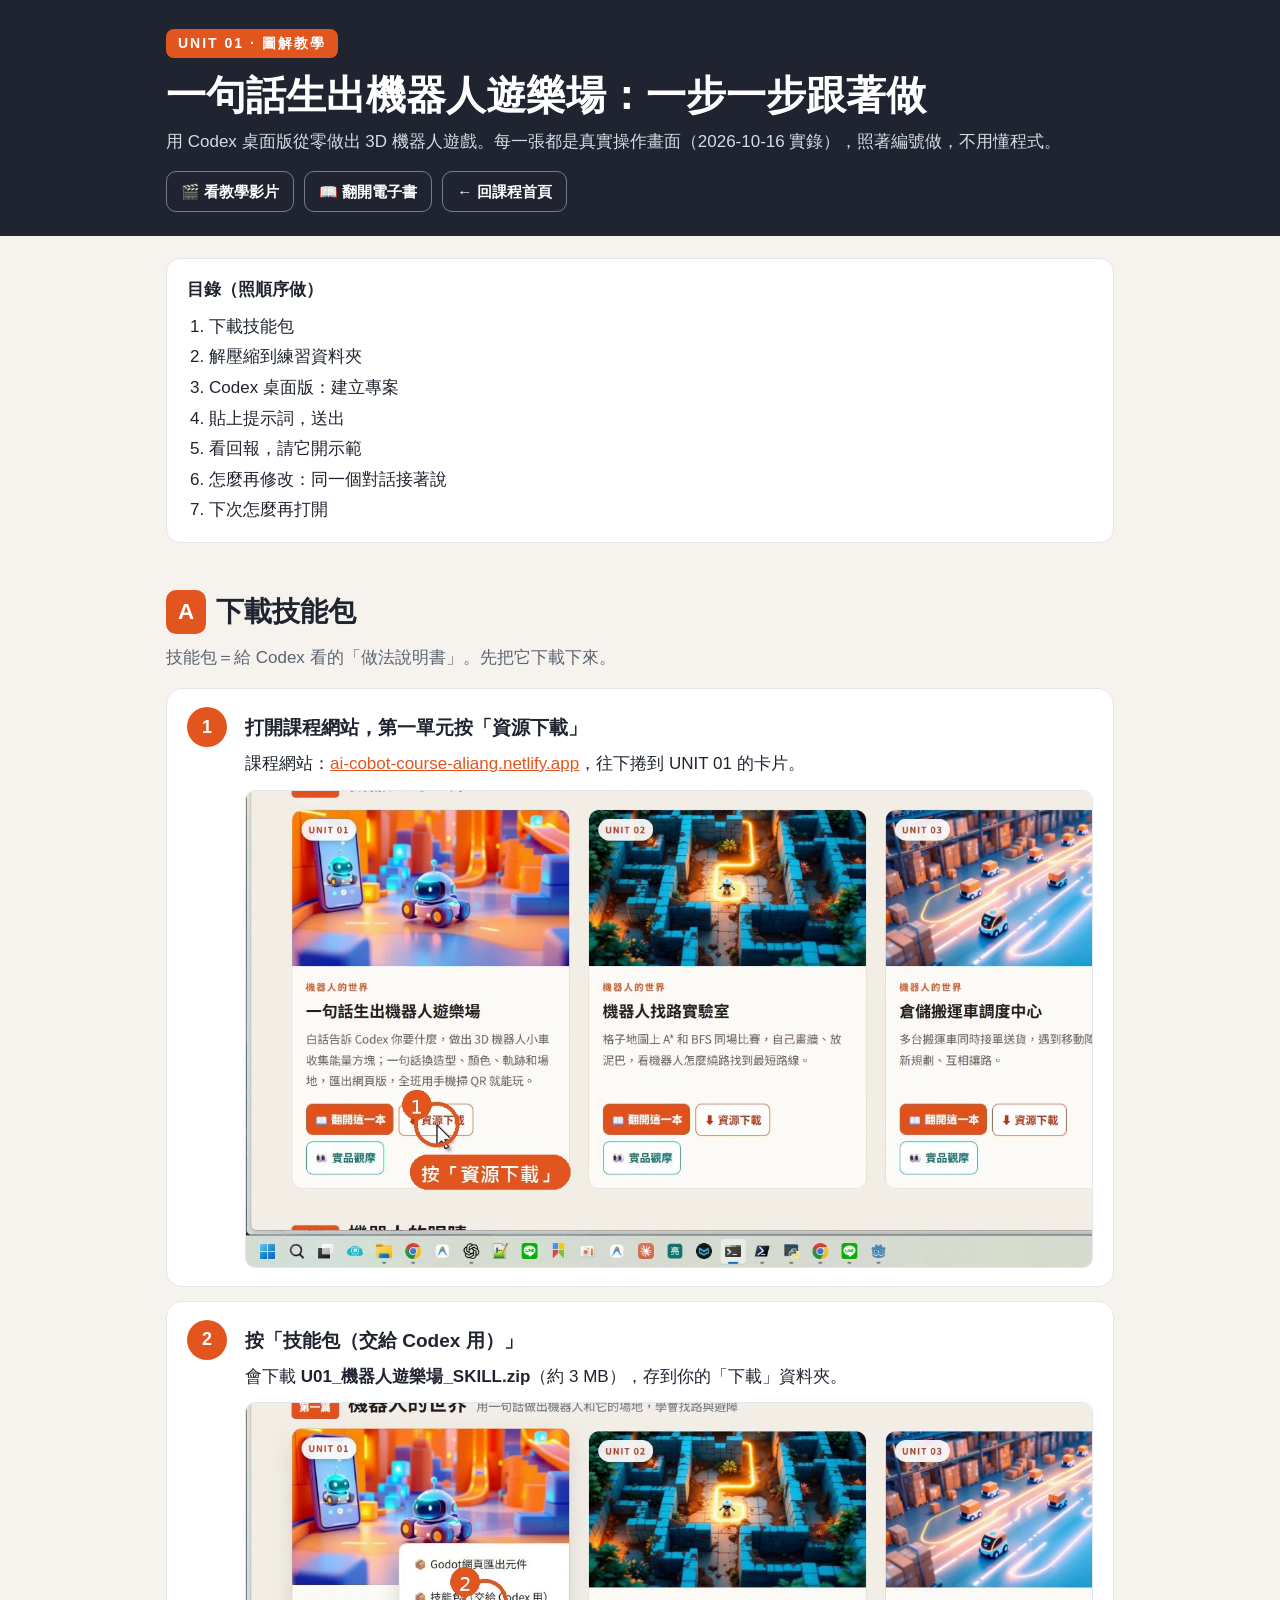
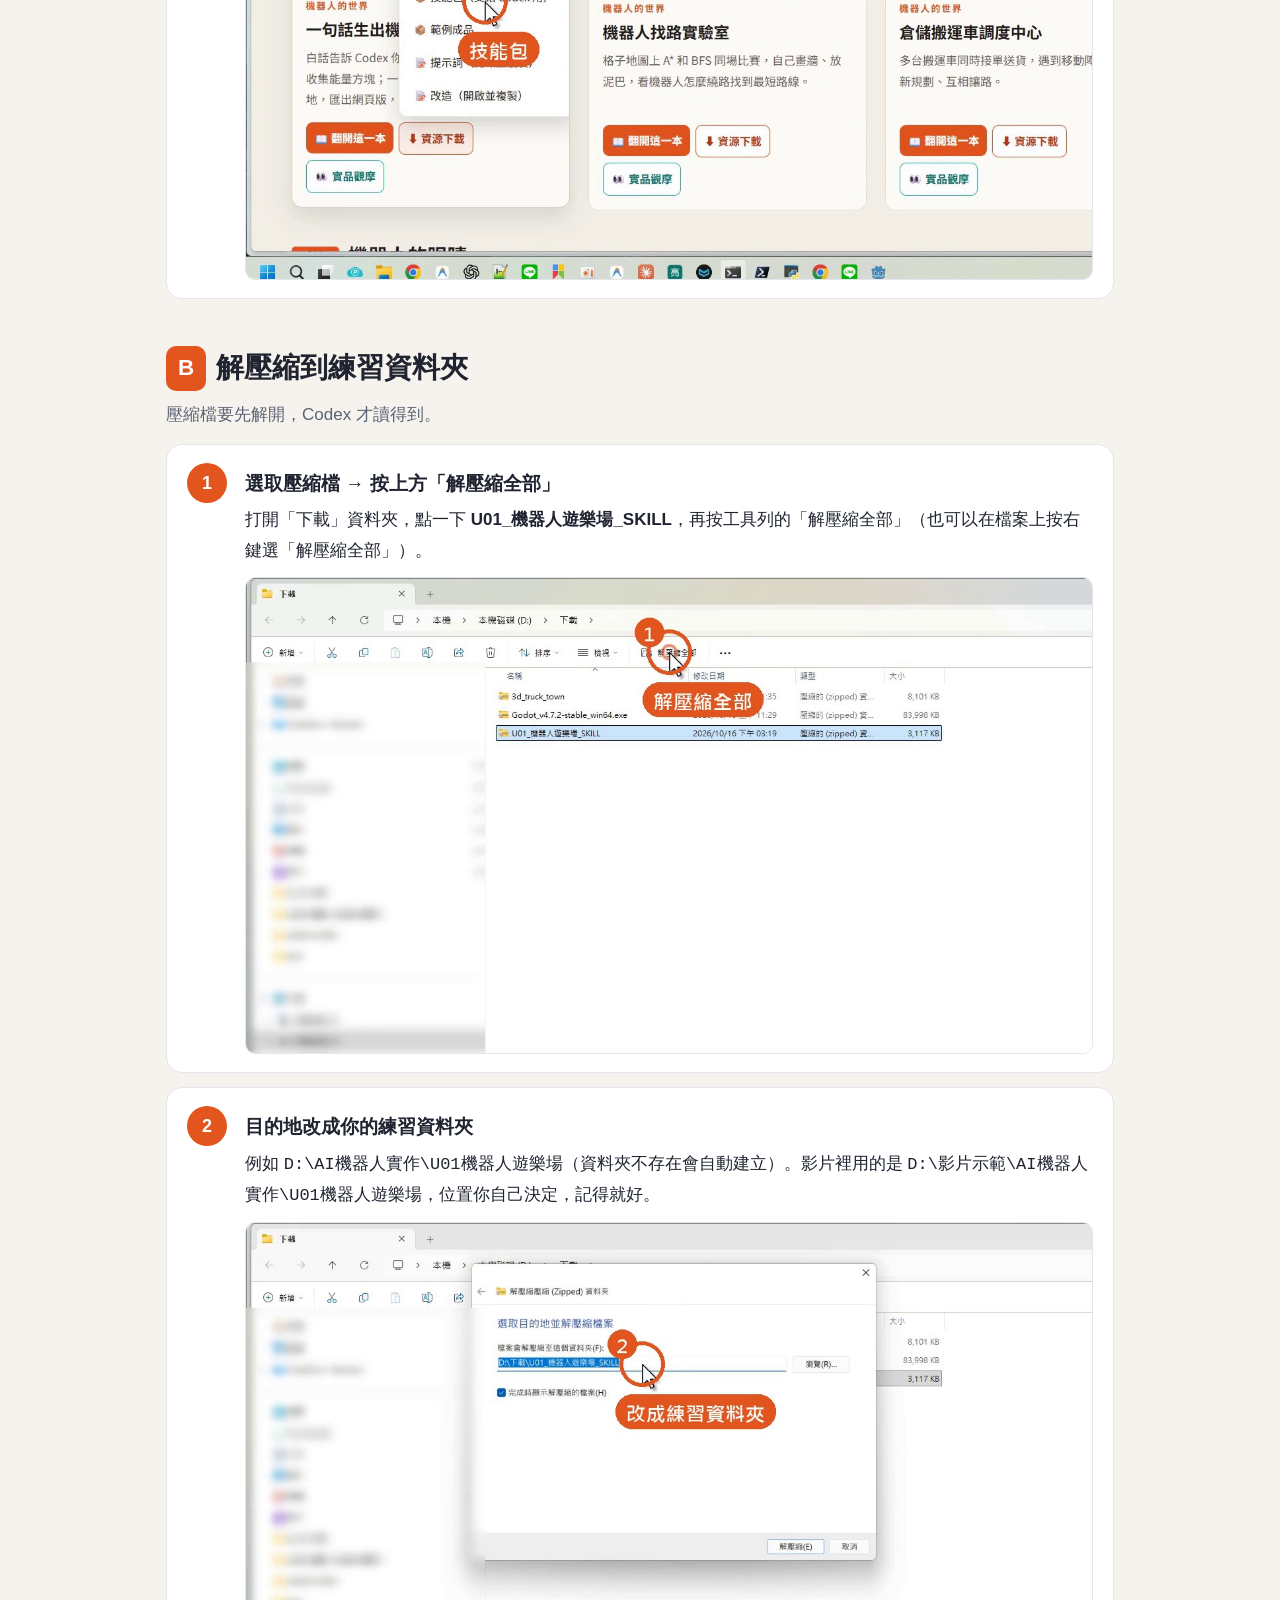
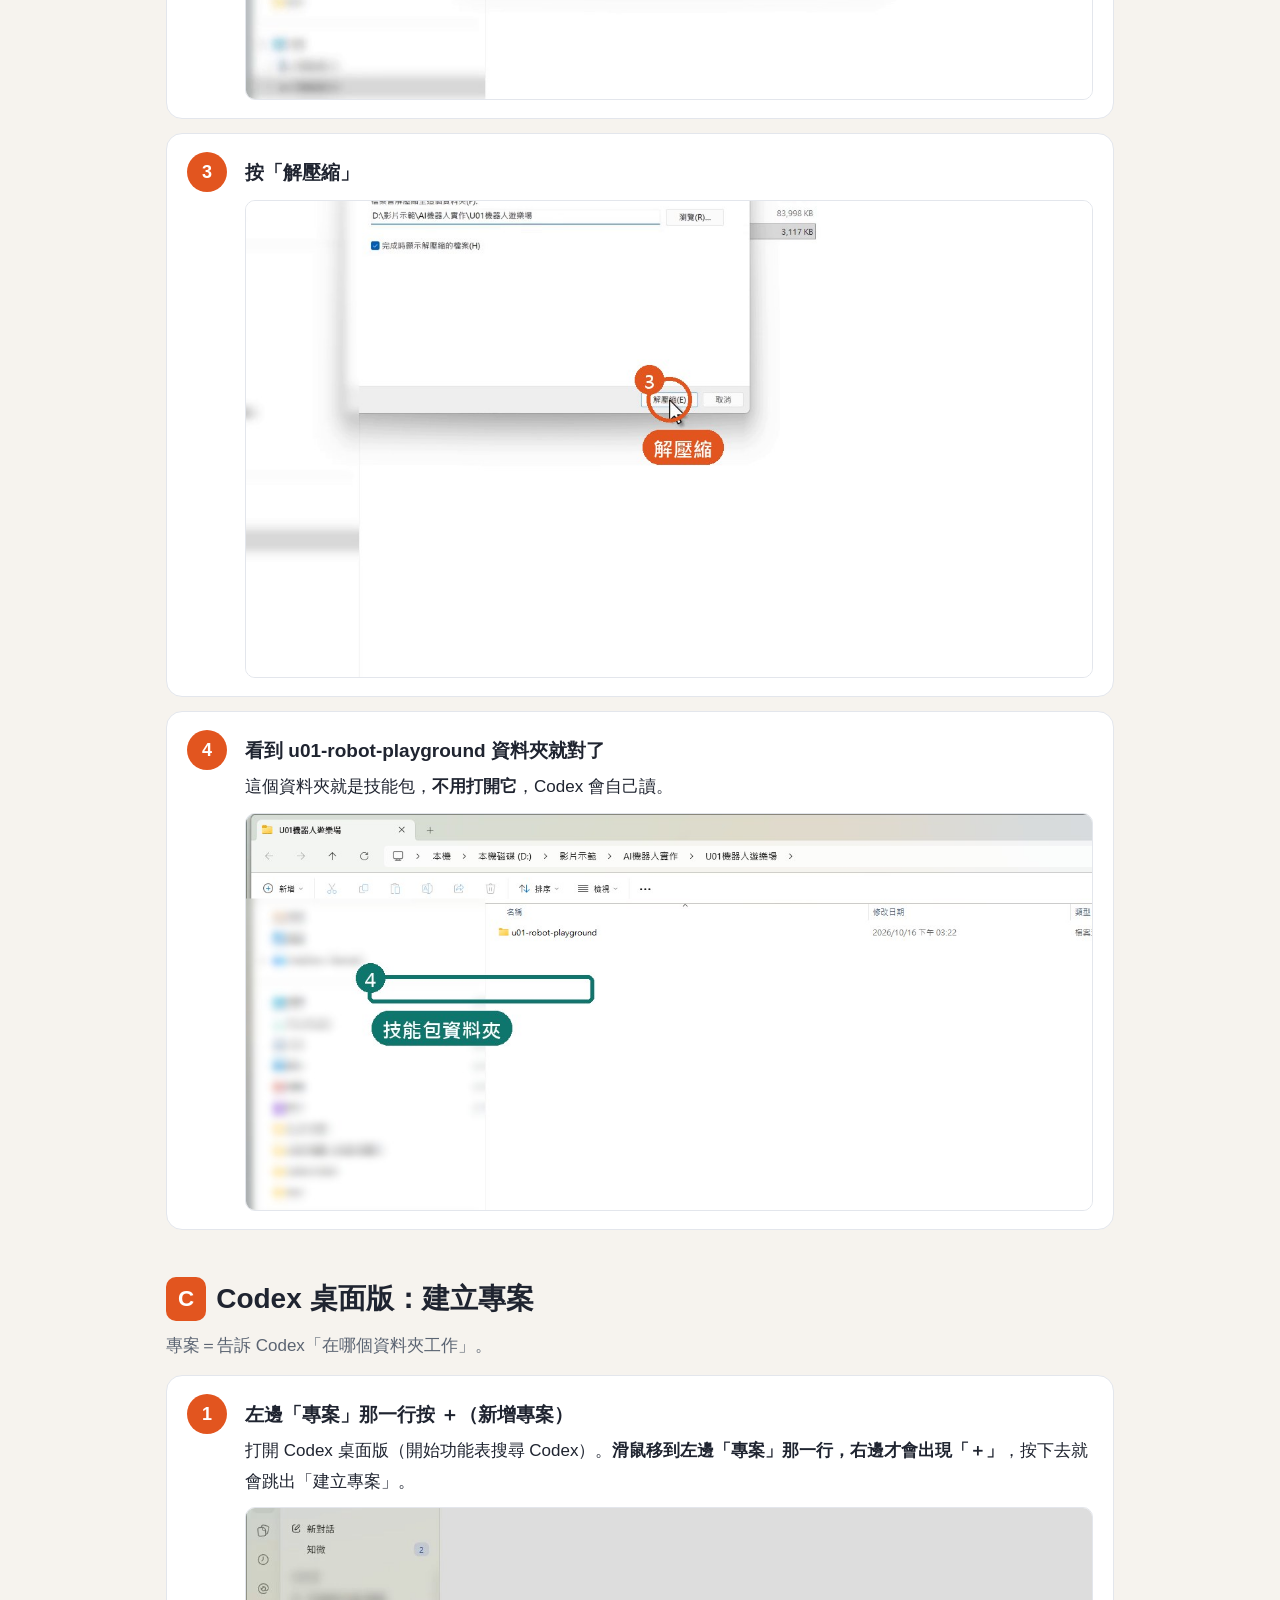
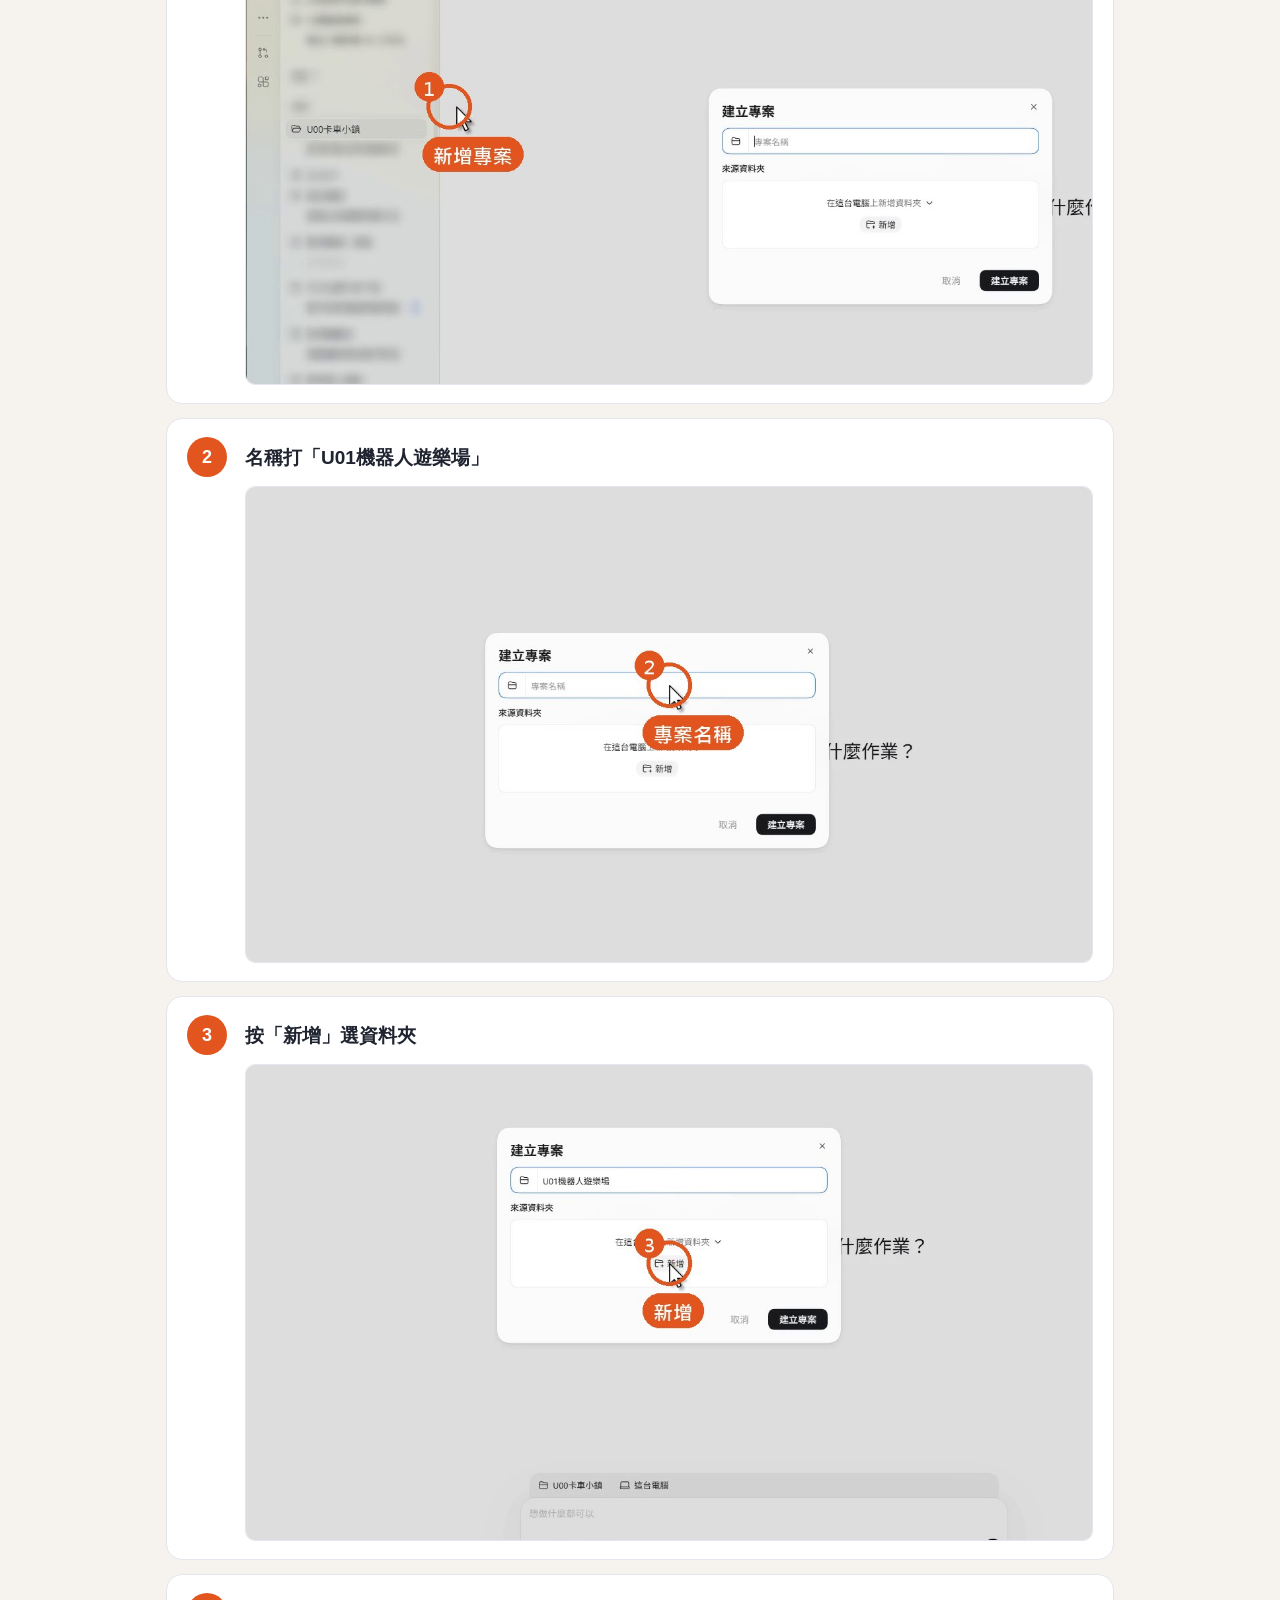
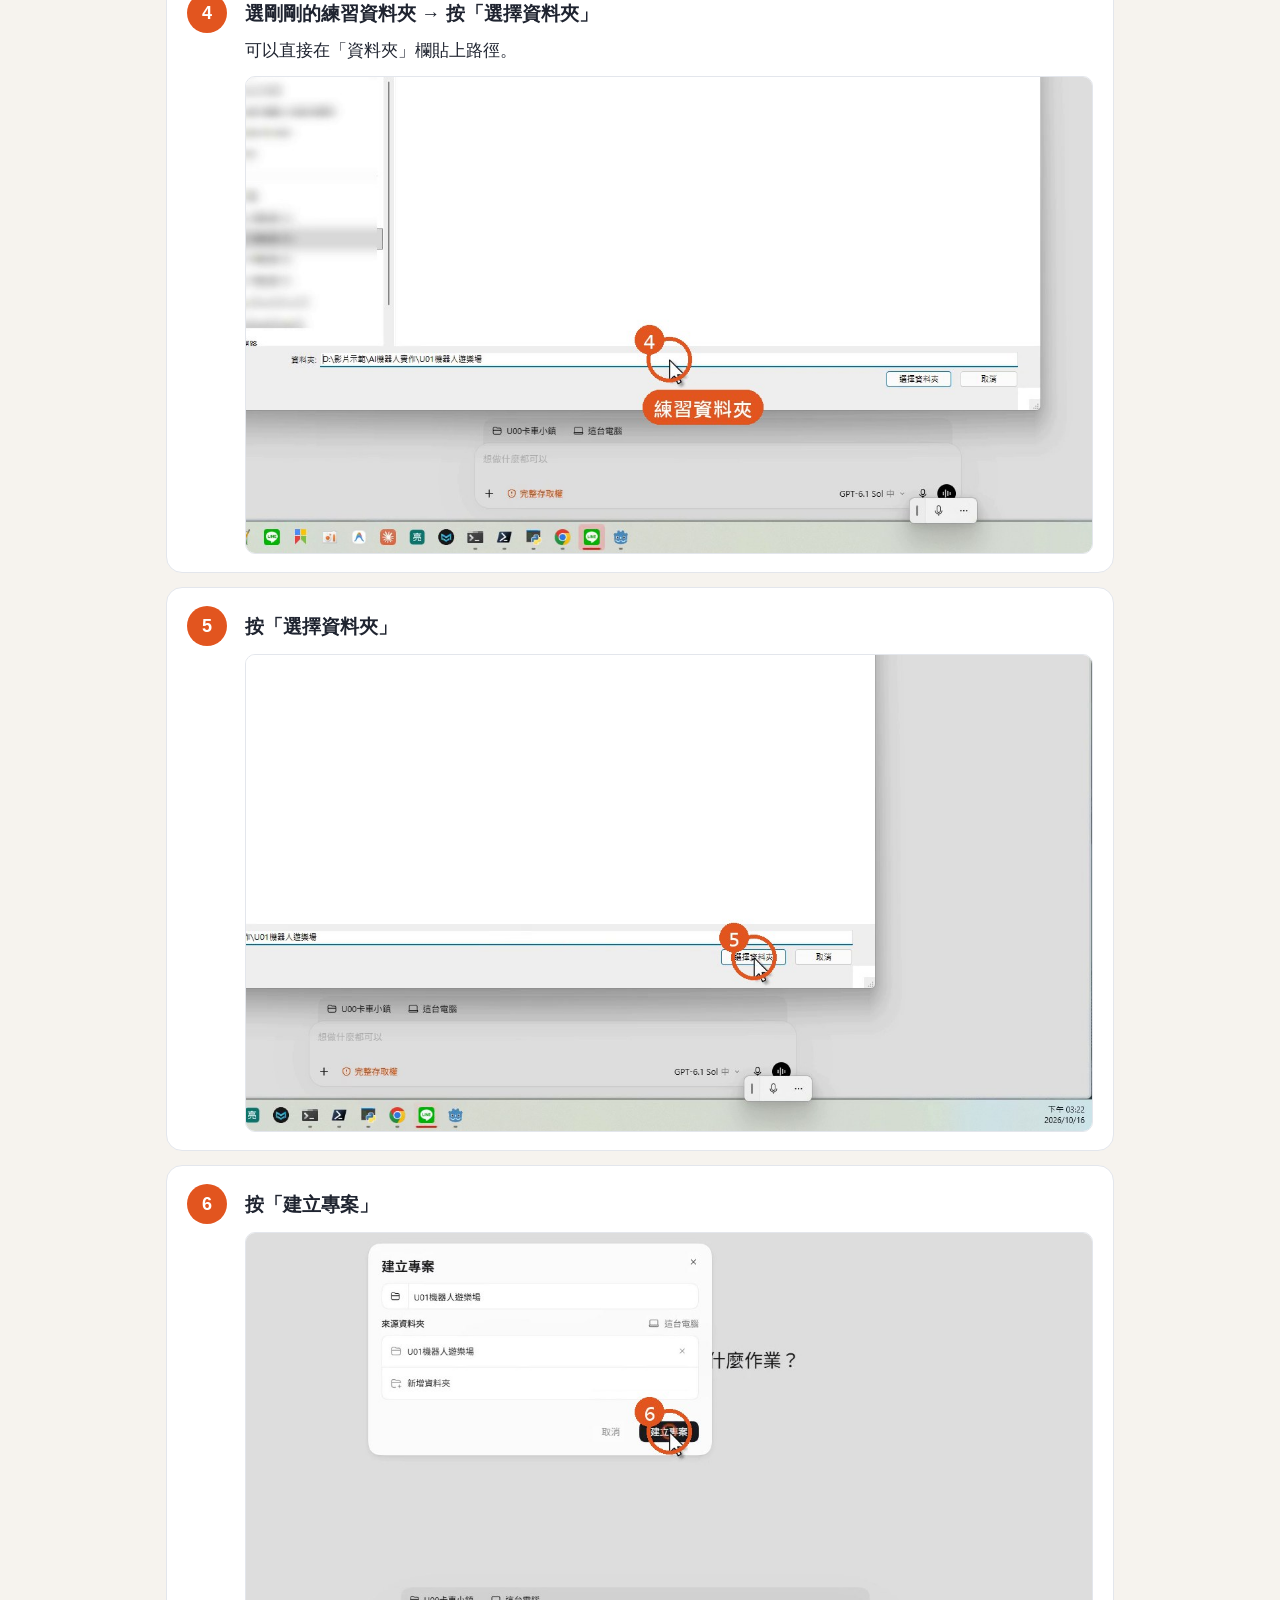
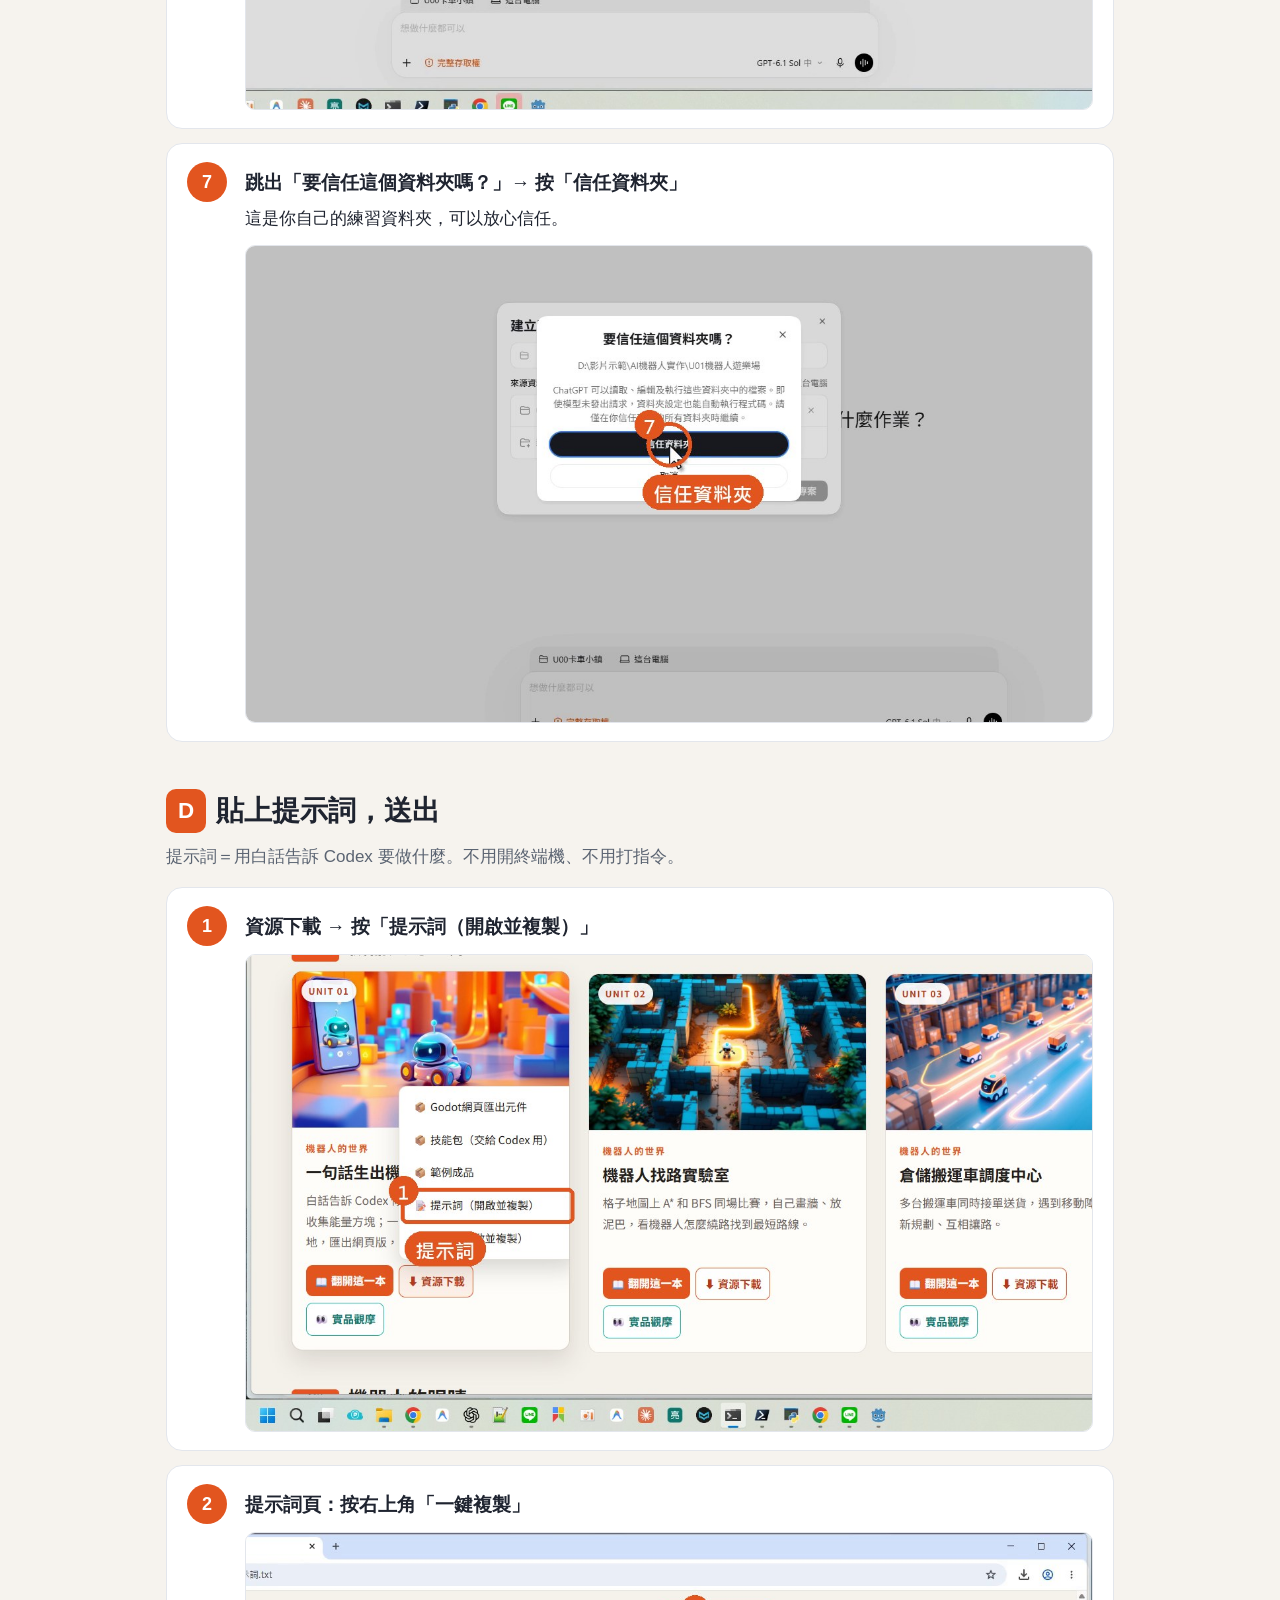
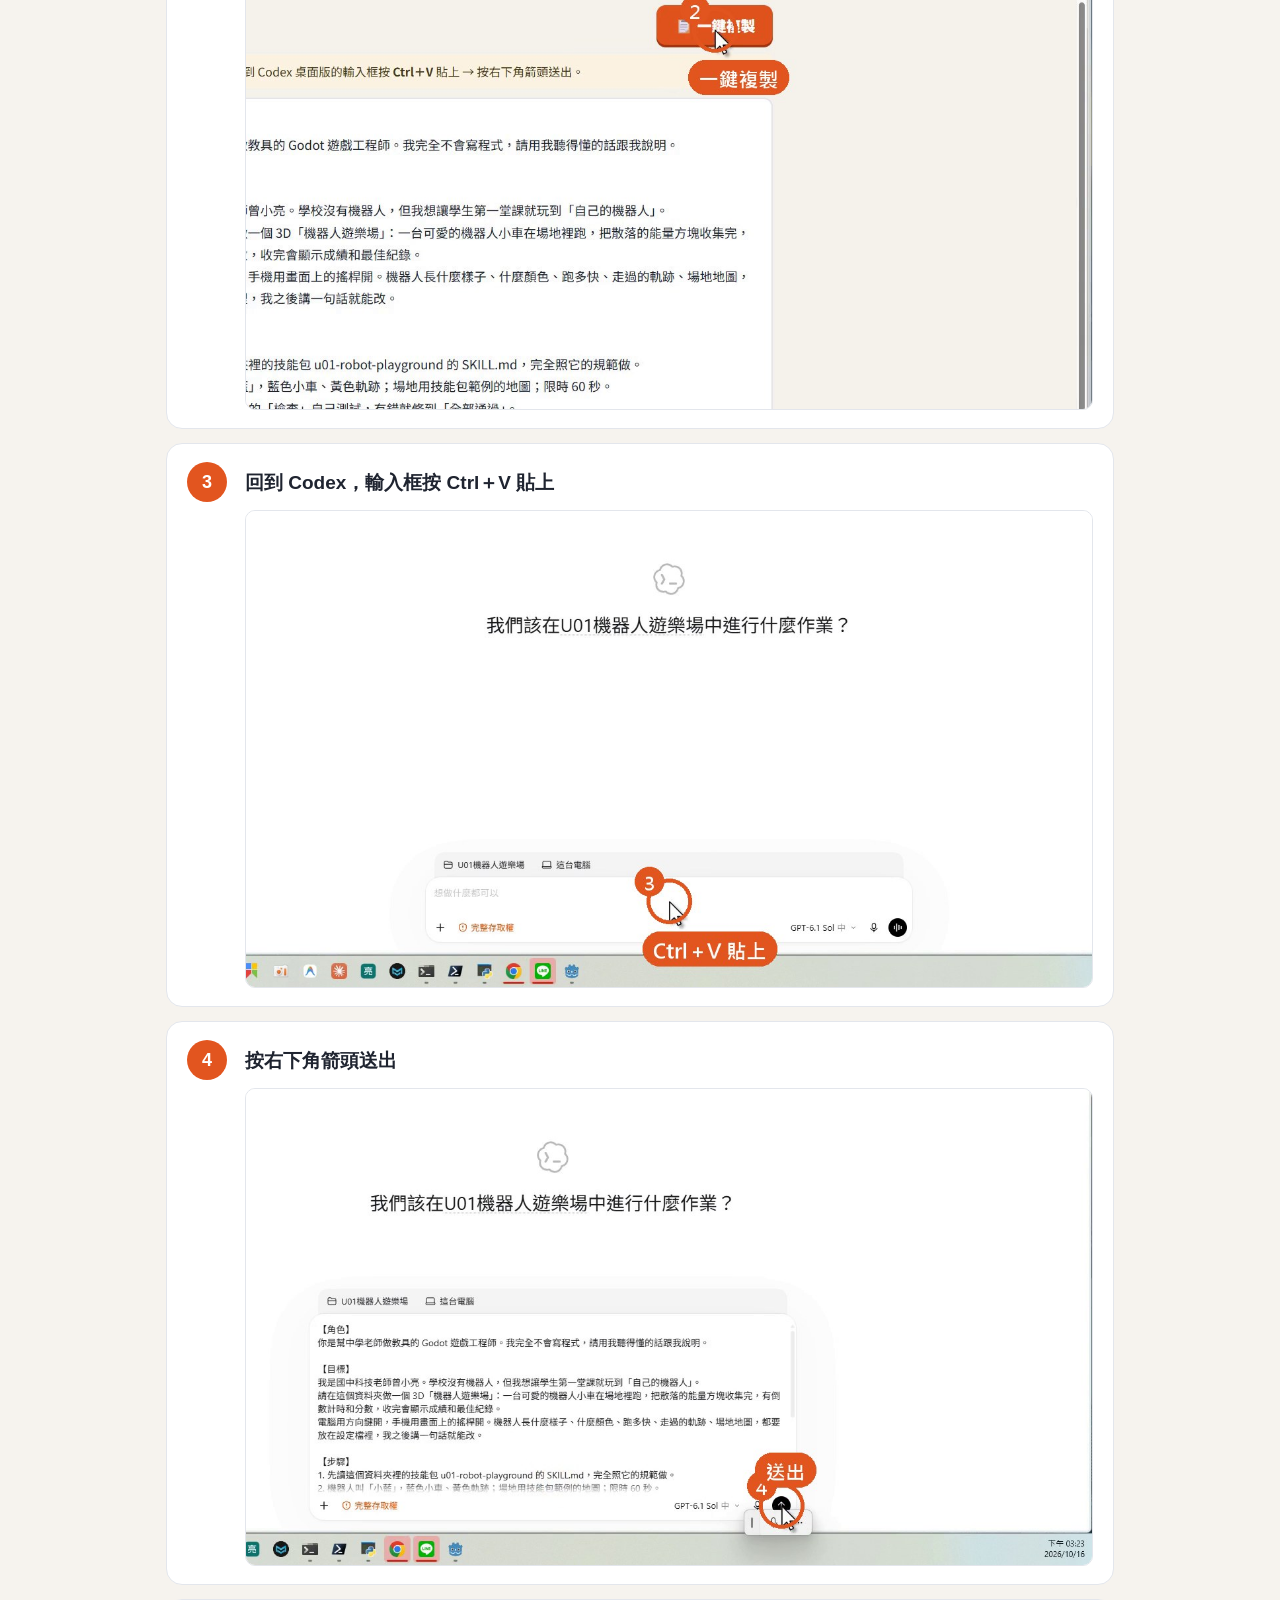
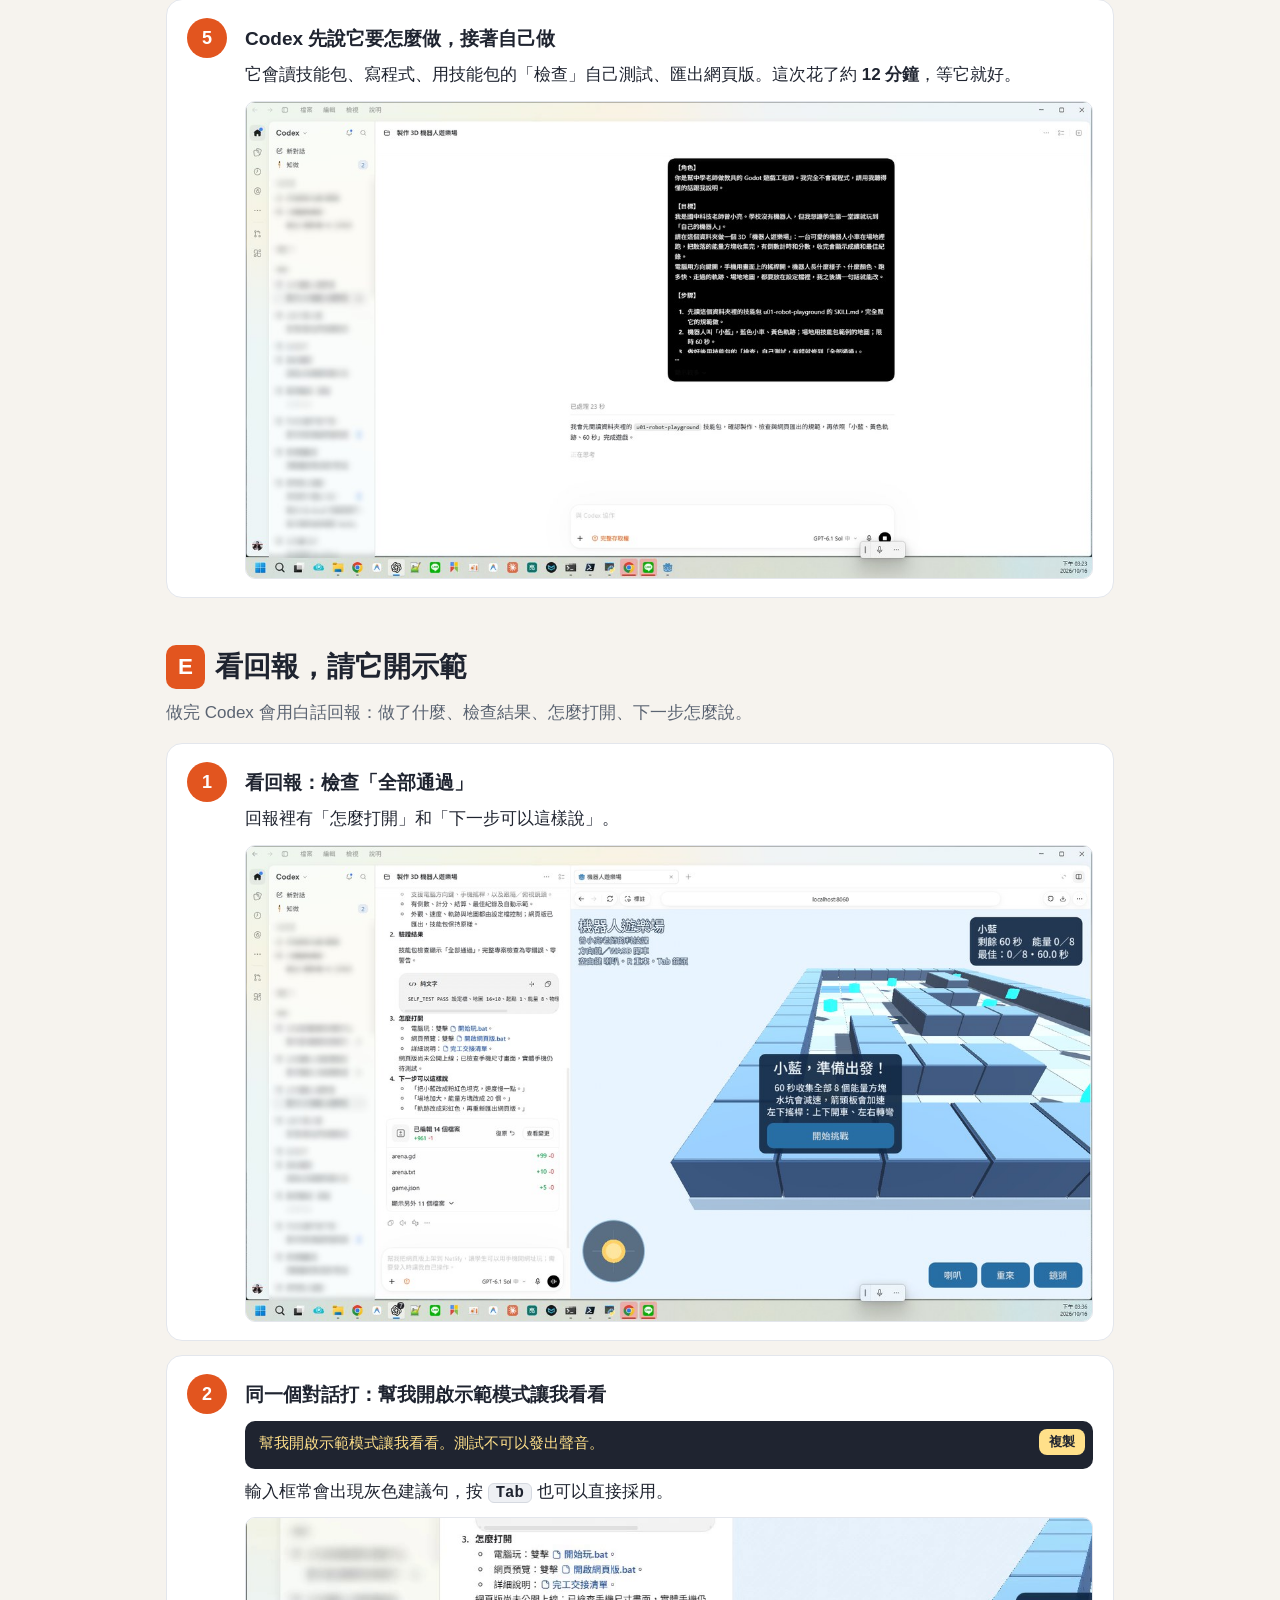
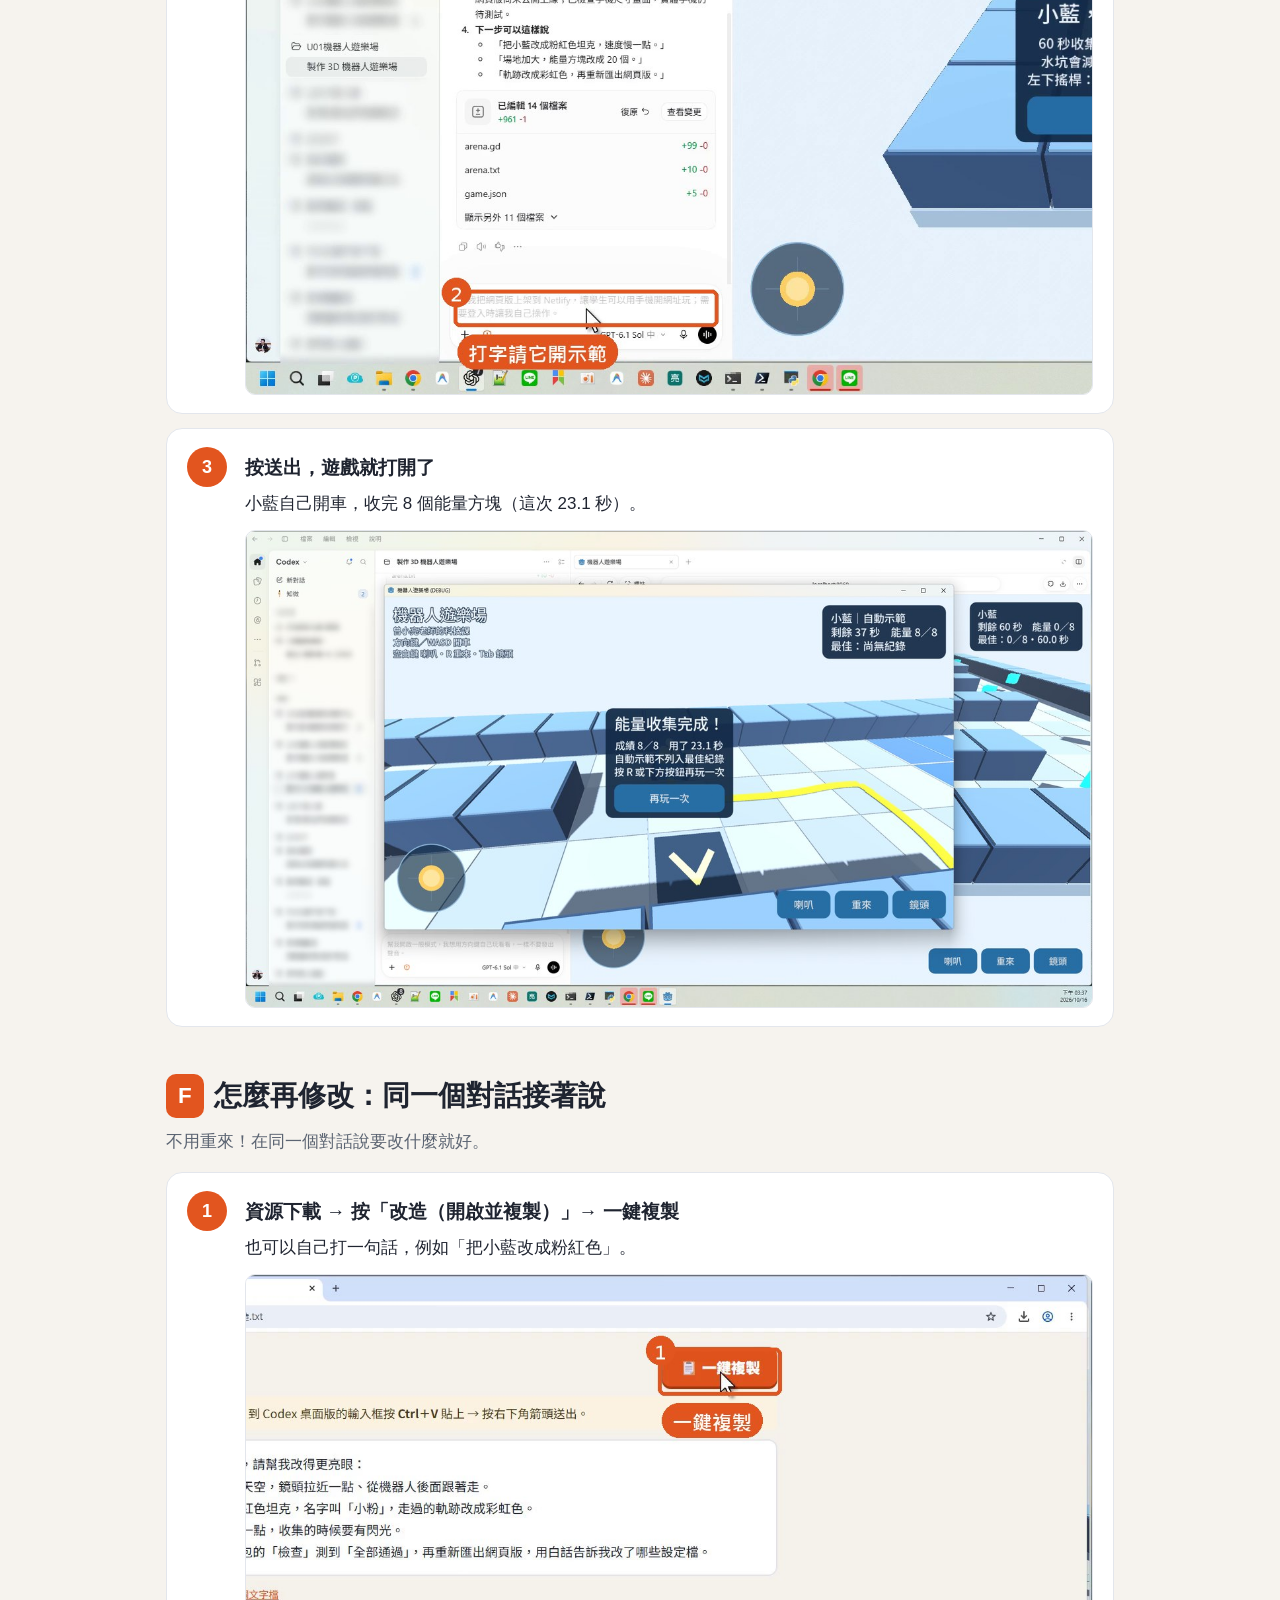
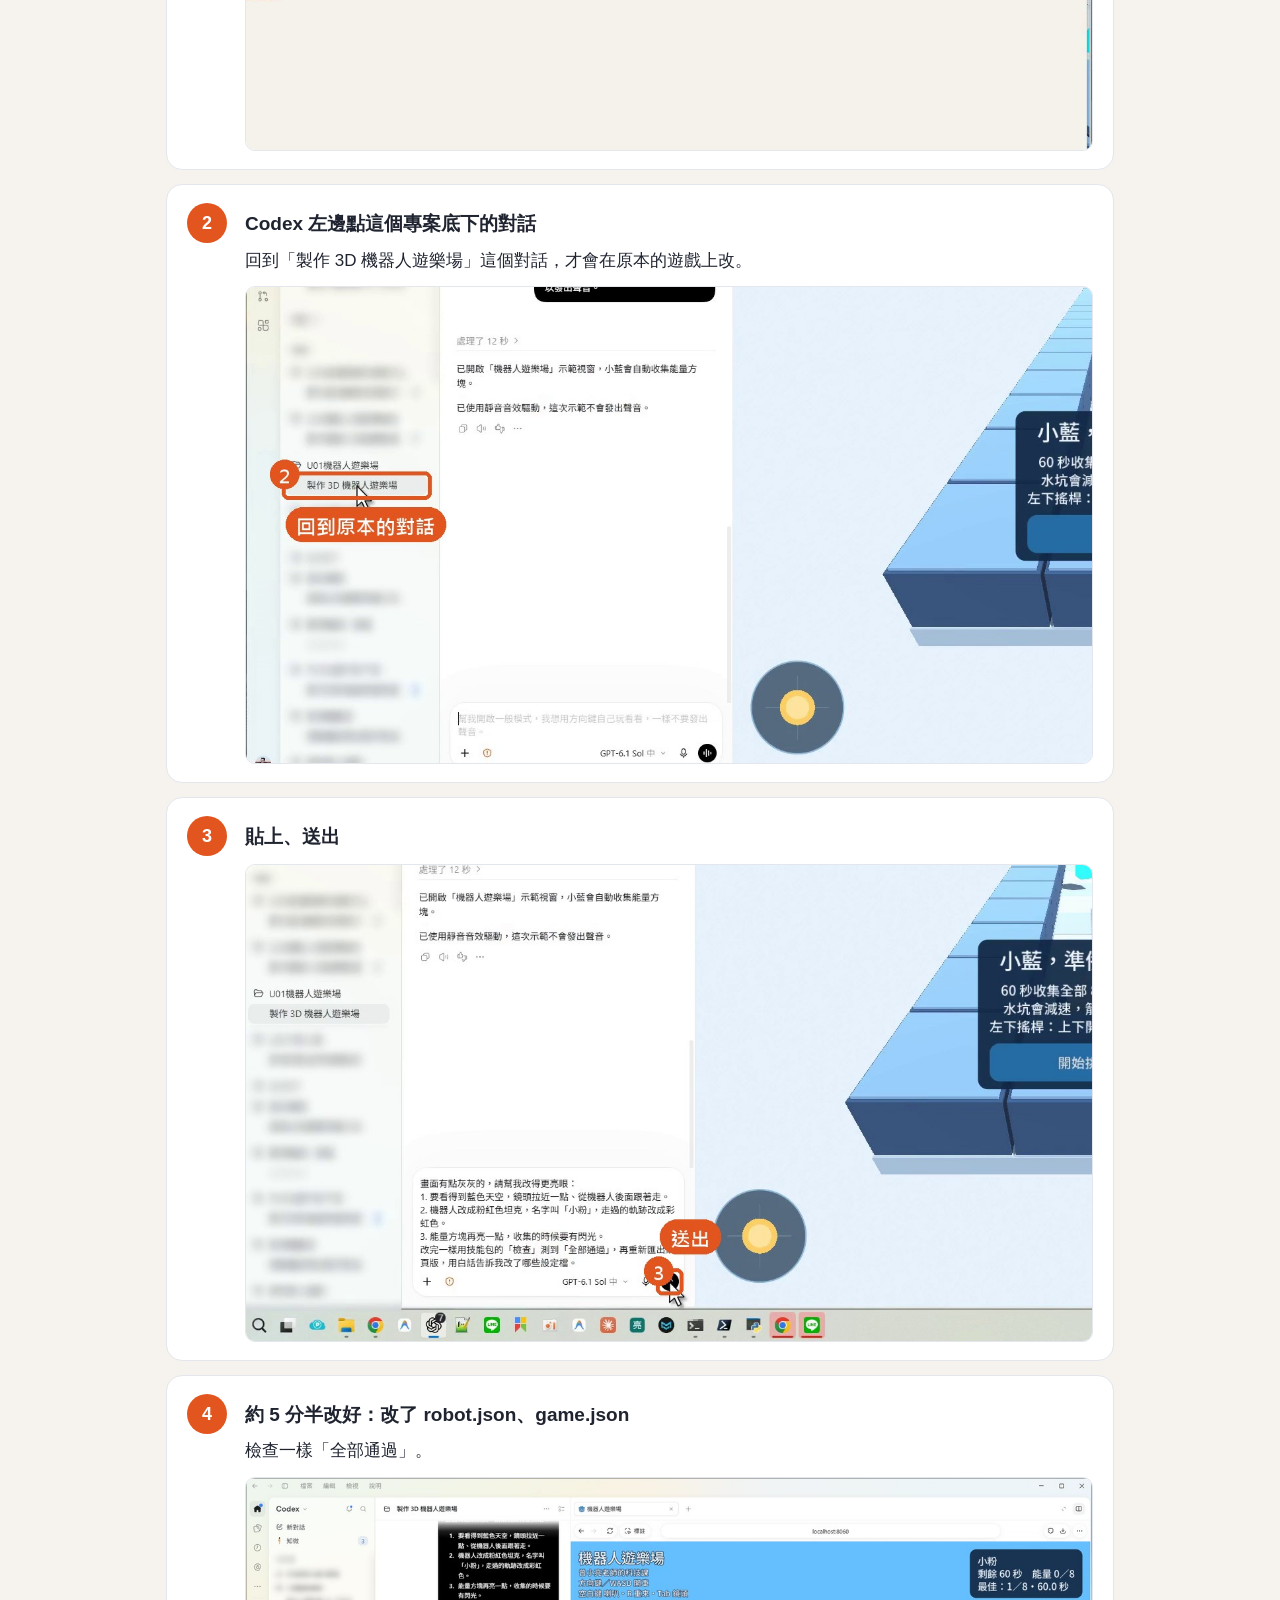
<file: assets/guide/U01/index.html>
<!doctype html>
<html lang="zh-Hant">
<head>
<meta charset="utf-8">
<meta name="viewport" content="width=device-width,initial-scale=1">
<title>U01 圖解教學</title>
<style>
:root{--bg:#f6f3ee;--card:#fff;--ink:#1f2430;--sub:#5b6472;--line:#e3e6ec;--acc:#e2551f;--accs:#fdeee6;--teal:#0f766e;--teals:#e6f6f4;--navy:#1e3a8a;--warn:#b45309;--warns:#fff6e5}
*{box-sizing:border-box}
body{margin:0;background:var(--bg);color:var(--ink);font:17px/1.8 "Noto Sans TC","Microsoft JhengHei",sans-serif}
a{color:var(--acc)}
.wrap{max-width:980px;margin:0 auto;padding:0 16px 80px}
header{background:var(--ink);color:#fff;padding:28px 0 24px}
header .wrap{padding-bottom:0}
header .k{display:inline-block;background:var(--acc);border-radius:8px;padding:2px 12px;font-weight:700;font-size:14px;letter-spacing:2px}
header h1{margin:10px 0 6px;font-size:clamp(26px,5vw,40px);line-height:1.3}
header p{margin:0;color:#d7dbe3}
header .links{margin-top:14px;display:flex;flex-wrap:wrap;gap:10px}
header .links a{color:#fff;border:1.5px solid #ffffff66;border-radius:10px;padding:6px 14px;text-decoration:none;font-weight:700;font-size:15px}
nav.toc{background:var(--card);border:1px solid var(--line);border-radius:14px;padding:16px 20px;margin:22px 0}
nav.toc b{display:block;margin-bottom:6px}
nav.toc ol{margin:0;padding-left:22px}
nav.toc a{color:var(--ink);text-decoration:none}
nav.toc a:hover{color:var(--acc)}
h2{margin:44px 0 6px;font-size:clamp(22px,4vw,28px);display:flex;align-items:center;gap:10px;scroll-margin-top:12px}
h2 .p{background:var(--acc);color:#fff;border-radius:10px;padding:2px 12px;font-size:.8em}
.lead{color:var(--sub);margin:0 0 14px}
.step{background:var(--card);border:1px solid var(--line);border-radius:16px;padding:18px 20px;margin:14px 0;display:grid;grid-template-columns:44px 1fr;gap:4px 14px}
.step .n{width:40px;height:40px;border-radius:50%;background:var(--acc);color:#fff;font-weight:900;display:flex;align-items:center;justify-content:center;font-size:18px}
.step h3{margin:4px 0 4px;font-size:19px}
.step .b{grid-column:2}
.step img{cursor:zoom-in;width:100%;border:1px solid var(--line);border-radius:10px;margin-top:10px;display:block}
.step p{margin:4px 0}
@media (max-width:600px){.step{grid-template-columns:1fr}.step .b{grid-column:1}}
.kbd{display:inline-block;background:#eef0f4;border:1px solid #d5d9e0;border-radius:6px;padding:0 7px;font:600 .92em Consolas,"Noto Sans TC",monospace}
pre{background:#1f2430;color:#ffe08a;border-radius:10px;padding:12px 14px;white-space:pre-wrap;word-break:break-all;font:15px/1.6 Consolas,monospace;margin:8px 0;position:relative}
.cp{position:absolute;top:8px;right:8px;background:#ffe08a;color:#1f2430;border:0;border-radius:8px;padding:4px 10px;font:700 13px "Noto Sans TC",sans-serif;cursor:pointer}
.note{border-radius:12px;padding:12px 16px;margin:12px 0;border-left:5px solid}
.note.tip{background:var(--teals);border-color:var(--teal)}
.note.warn{background:var(--warns);border-color:var(--warn)}
.note.key{background:var(--accs);border-color:var(--acc)}
.note b.h{display:block}
.tree{background:var(--card);border:1px solid var(--line);border-radius:12px;padding:12px 16px;font:15px/1.7 Consolas,"Noto Sans TC",monospace;white-space:pre;overflow-x:auto}
table{width:100%;border-collapse:collapse;background:var(--card);border-radius:12px;overflow:hidden;margin:10px 0}
td,th{border-bottom:1px solid var(--line);padding:10px 12px;text-align:left;vertical-align:top}
th{background:#f0ece5}
.btn{display:inline-block;background:var(--acc);color:#fff;border-radius:10px;padding:6px 14px;text-decoration:none;font-weight:700;margin:6px 6px 0 0}
.btn.g{background:#2e7d32}
footer{color:var(--sub);font-size:14px;text-align:center;margin-top:40px}
#zoom{position:fixed;inset:0;background:#000c;display:none;align-items:center;justify-content:center;z-index:9;cursor:zoom-out}#zoom img{max-width:96vw;max-height:94vh;border-radius:8px}
</style>
</head>
<body>
<header><div class="wrap">
  <span class="k">UNIT 01 · 圖解教學</span>
  <h1>一句話生出機器人遊樂場：一步一步跟著做</h1>
  <p>用 Codex 桌面版從零做出 3D 機器人遊戲。每一張都是真實操作畫面（2026-10-16 實錄），照著編號做，不用懂程式。</p>
  <div class="links"><a href="../../video/U01.mp4" target="_blank" rel="noopener">🎬 看教學影片</a><a href='/reader?u=U01'>📖 翻開電子書</a><a href='/'>← 回課程首頁</a></div>
</div></header>
<div class="wrap">
<nav class="toc"><b>目錄（照順序做）</b><ol><li><a href="#A">下載技能包</a></li><li><a href="#B">解壓縮到練習資料夾</a></li><li><a href="#C">Codex 桌面版：建立專案</a></li><li><a href="#D">貼上提示詞，送出</a></li><li><a href="#E">看回報，請它開示範</a></li><li><a href="#F">怎麼再修改：同一個對話接著說</a></li><li><a href="#G">下次怎麼再打開</a></li></ol></nav>
<h2 id="A"><span class="p">A</span>下載技能包</h2>
<p class="lead">技能包＝給 Codex 看的「做法說明書」。先把它下載下來。</p>
<div class="step"><div class="n">1</div><div class="b"><h3>打開課程網站，第一單元按「資源下載」</h3><p>課程網站：<a href='/'>ai-cobot-course-aliang.netlify.app</a>，往下捲到 UNIT 01 的卡片。</p><img src="img/a1.jpg" alt="打開課程網站，第一單元按「資源下載」" loading="lazy"></div></div>
<div class="step"><div class="n">2</div><div class="b"><h3>按「技能包（交給 Codex 用）」</h3><p>會下載 <b>U01_機器人遊樂場_SKILL.zip</b>（約 3 MB），存到你的「下載」資料夾。</p><img src="img/a2.jpg" alt="按「技能包（交給 Codex 用）」" loading="lazy"></div></div>
<h2 id="B"><span class="p">B</span>解壓縮到練習資料夾</h2>
<p class="lead">壓縮檔要先解開，Codex 才讀得到。</p>
<div class="step"><div class="n">1</div><div class="b"><h3>選取壓縮檔 → 按上方「解壓縮全部」</h3><p>打開「下載」資料夾，點一下 <b>U01_機器人遊樂場_SKILL</b>，再按工具列的「解壓縮全部」（也可以在檔案上按右鍵選「解壓縮全部」）。</p><img src="img/b1.jpg" alt="選取壓縮檔 → 按上方「解壓縮全部」" loading="lazy"></div></div>
<div class="step"><div class="n">2</div><div class="b"><h3>目的地改成你的練習資料夾</h3><p>例如 <code>D:\AI機器人實作\U01機器人遊樂場</code>（資料夾不存在會自動建立）。影片裡用的是 <code>D:\影片示範\AI機器人實作\U01機器人遊樂場</code>，位置你自己決定，記得就好。</p><img src="img/b2.jpg" alt="目的地改成你的練習資料夾" loading="lazy"></div></div>
<div class="step"><div class="n">3</div><div class="b"><h3>按「解壓縮」</h3><p></p><img src="img/b3.jpg" alt="按「解壓縮」" loading="lazy"></div></div>
<div class="step"><div class="n">4</div><div class="b"><h3>看到 u01-robot-playground 資料夾就對了</h3><p>這個資料夾就是技能包，<b>不用打開它</b>，Codex 會自己讀。</p><img src="img/b4.jpg" alt="看到 u01-robot-playground 資料夾就對了" loading="lazy"></div></div>
<h2 id="C"><span class="p">C</span>Codex 桌面版：建立專案</h2>
<p class="lead">專案＝告訴 Codex「在哪個資料夾工作」。</p>
<div class="step"><div class="n">1</div><div class="b"><h3>左邊「專案」那一行按 ＋（新增專案）</h3><p>打開 Codex 桌面版（開始功能表搜尋 Codex）。<b>滑鼠移到左邊「專案」那一行，右邊才會出現「＋」</b>，按下去就會跳出「建立專案」。</p><img src="img/c1.jpg" alt="左邊「專案」那一行按 ＋（新增專案）" loading="lazy"></div></div>
<div class="step"><div class="n">2</div><div class="b"><h3>名稱打「U01機器人遊樂場」</h3><p></p><img src="img/c2.jpg" alt="名稱打「U01機器人遊樂場」" loading="lazy"></div></div>
<div class="step"><div class="n">3</div><div class="b"><h3>按「新增」選資料夾</h3><p></p><img src="img/c3.jpg" alt="按「新增」選資料夾" loading="lazy"></div></div>
<div class="step"><div class="n">4</div><div class="b"><h3>選剛剛的練習資料夾 → 按「選擇資料夾」</h3><p>可以直接在「資料夾」欄貼上路徑。</p><img src="img/c4.jpg" alt="選剛剛的練習資料夾 → 按「選擇資料夾」" loading="lazy"></div></div>
<div class="step"><div class="n">5</div><div class="b"><h3>按「選擇資料夾」</h3><p></p><img src="img/c5.jpg" alt="按「選擇資料夾」" loading="lazy"></div></div>
<div class="step"><div class="n">6</div><div class="b"><h3>按「建立專案」</h3><p></p><img src="img/c6.jpg" alt="按「建立專案」" loading="lazy"></div></div>
<div class="step"><div class="n">7</div><div class="b"><h3>跳出「要信任這個資料夾嗎？」→ 按「信任資料夾」</h3><p>這是你自己的練習資料夾，可以放心信任。</p><img src="img/c7.jpg" alt="跳出「要信任這個資料夾嗎？」→ 按「信任資料夾」" loading="lazy"></div></div>
<h2 id="D"><span class="p">D</span>貼上提示詞，送出</h2>
<p class="lead">提示詞＝用白話告訴 Codex 要做什麼。不用開終端機、不用打指令。</p>
<div class="step"><div class="n">1</div><div class="b"><h3>資源下載 → 按「提示詞（開啟並複製）」</h3><p></p><img src="img/d1.jpg" alt="資源下載 → 按「提示詞（開啟並複製）」" loading="lazy"></div></div>
<div class="step"><div class="n">2</div><div class="b"><h3>提示詞頁：按右上角「一鍵複製」</h3><p></p><img src="img/d2.jpg" alt="提示詞頁：按右上角「一鍵複製」" loading="lazy"></div></div>
<div class="step"><div class="n">3</div><div class="b"><h3>回到 Codex，輸入框按 Ctrl＋V 貼上</h3><p></p><img src="img/d3.jpg" alt="回到 Codex，輸入框按 Ctrl＋V 貼上" loading="lazy"></div></div>
<div class="step"><div class="n">4</div><div class="b"><h3>按右下角箭頭送出</h3><p></p><img src="img/d4.jpg" alt="按右下角箭頭送出" loading="lazy"></div></div>
<div class="step"><div class="n">5</div><div class="b"><h3>Codex 先說它要怎麼做，接著自己做</h3><p>它會讀技能包、寫程式、用技能包的「檢查」自己測試、匯出網頁版。這次花了約 <b>12 分鐘</b>，等它就好。</p><img src="img/d5.jpg" alt="Codex 先說它要怎麼做，接著自己做" loading="lazy"></div></div>
<h2 id="E"><span class="p">E</span>看回報，請它開示範</h2>
<p class="lead">做完 Codex 會用白話回報：做了什麼、檢查結果、怎麼打開、下一步怎麼說。</p>
<div class="step"><div class="n">1</div><div class="b"><h3>看回報：檢查「全部通過」</h3><p>回報裡有「怎麼打開」和「下一步可以這樣說」。</p><img src="img/e1.jpg" alt="看回報：檢查「全部通過」" loading="lazy"></div></div>
<div class="step"><div class="n">2</div><div class="b"><h3>同一個對話打：幫我開啟示範模式讓我看看</h3><p><pre>幫我開啟示範模式讓我看看。測試不可以發出聲音。</pre>輸入框常會出現灰色建議句，按 <span class="kbd">Tab</span> 也可以直接採用。</p><img src="img/e2.jpg" alt="同一個對話打：幫我開啟示範模式讓我看看" loading="lazy"></div></div>
<div class="step"><div class="n">3</div><div class="b"><h3>按送出，遊戲就打開了</h3><p>小藍自己開車，收完 8 個能量方塊（這次 23.1 秒）。</p><img src="img/e3.jpg" alt="按送出，遊戲就打開了" loading="lazy"></div></div>
<h2 id="F"><span class="p">F</span>怎麼再修改：同一個對話接著說</h2>
<p class="lead">不用重來！在同一個對話說要改什麼就好。</p>
<div class="step"><div class="n">1</div><div class="b"><h3>資源下載 → 按「改造（開啟並複製）」→ 一鍵複製</h3><p>也可以自己打一句話，例如「把小藍改成粉紅色」。</p><img src="img/f1.jpg" alt="資源下載 → 按「改造（開啟並複製）」→ 一鍵複製" loading="lazy"></div></div>
<div class="step"><div class="n">2</div><div class="b"><h3>Codex 左邊點這個專案底下的對話</h3><p>回到「製作 3D 機器人遊樂場」這個對話，才會在原本的遊戲上改。</p><img src="img/f2.jpg" alt="Codex 左邊點這個專案底下的對話" loading="lazy"></div></div>
<div class="step"><div class="n">3</div><div class="b"><h3>貼上、送出</h3><p></p><img src="img/f3.jpg" alt="貼上、送出" loading="lazy"></div></div>
<div class="step"><div class="n">4</div><div class="b"><h3>約 5 分半改好：改了 robot.json、game.json</h3><p>檢查一樣「全部通過」。</p><img src="img/f4.jpg" alt="約 5 分半改好：改了 robot.json、game.json" loading="lazy"></div></div>
<div class="step"><div class="n">5</div><div class="b"><h3>再請它開示範：粉紅坦克小粉＋彩虹軌跡</h3><p></p><img src="img/f5.jpg" alt="再請它開示範：粉紅坦克小粉＋彩虹軌跡" loading="lazy"></div></div>
<h2 id="G"><span class="p">G</span>下次怎麼再打開</h2>
<p class="lead">關掉電腦、明天再來，有兩個方法。</p>
<div class="step"><div class="n">1</div><div class="b"><h3>方法一：練習資料夾裡雙擊「開始玩」</h3><p>類型是「Windows 批次檔」的那個（完整檔名 開始玩.bat）。Godot 要放在練習資料夾旁邊的 <code>Godot</code> 資料夾（第零單元裝的那個）。</p><img src="img/g1.jpg" alt="方法一：練習資料夾裡雙擊「開始玩」" loading="lazy"></div></div>
<div class="step"><div class="n">2</div><div class="b"><h3>遊戲就出現了</h3><p></p><img src="img/g2.jpg" alt="遊戲就出現了" loading="lazy"></div></div>
<div class="step"><div class="n">3</div><div class="b"><h3>方法二：Codex 左邊點專案底下的對話，接著打字</h3><p>對話都會保留，接著說要改什麼就好。</p><img src="img/g3.jpg" alt="方法二：Codex 左邊點專案底下的對話，接著打字" loading="lazy"></div></div>
<div class="note warn"><b class="h">雙擊「開始玩」沒反應？</b>2026-10-16 前下載的技能包有一個路徑引號的錯誤，會讓 Godot 打不開。請重新下載技能包，或請 Codex：「開始玩.bat 雙擊沒反應，請幫我修好」。</div>
<footer>阿亮老師 · AI 協作機器人的設計與實作 · 圖片皆為 2026-10-16 真實操作畫面（畫面上的箭頭指標與編號框是後製標示）</footer>
</div>
<div id="zoom" onclick="this.style.display='none'"><img alt=""></div>
<script>
document.querySelectorAll('.step img').forEach(i => i.onclick = () => { const z = document.getElementById('zoom'); z.querySelector('img').src = i.src; z.style.display = 'flex'; });
document.querySelectorAll('pre').forEach(p => { const b = document.createElement('button'); b.className = 'cp'; b.textContent = '複製';
  b.onclick = () => { navigator.clipboard.writeText(p.innerText.replace(/複製$/, '').trim()); b.textContent = '已複製'; setTimeout(() => b.textContent = '複製', 1500); }; p.appendChild(b); });
</script>
</body>
</html>
</file>
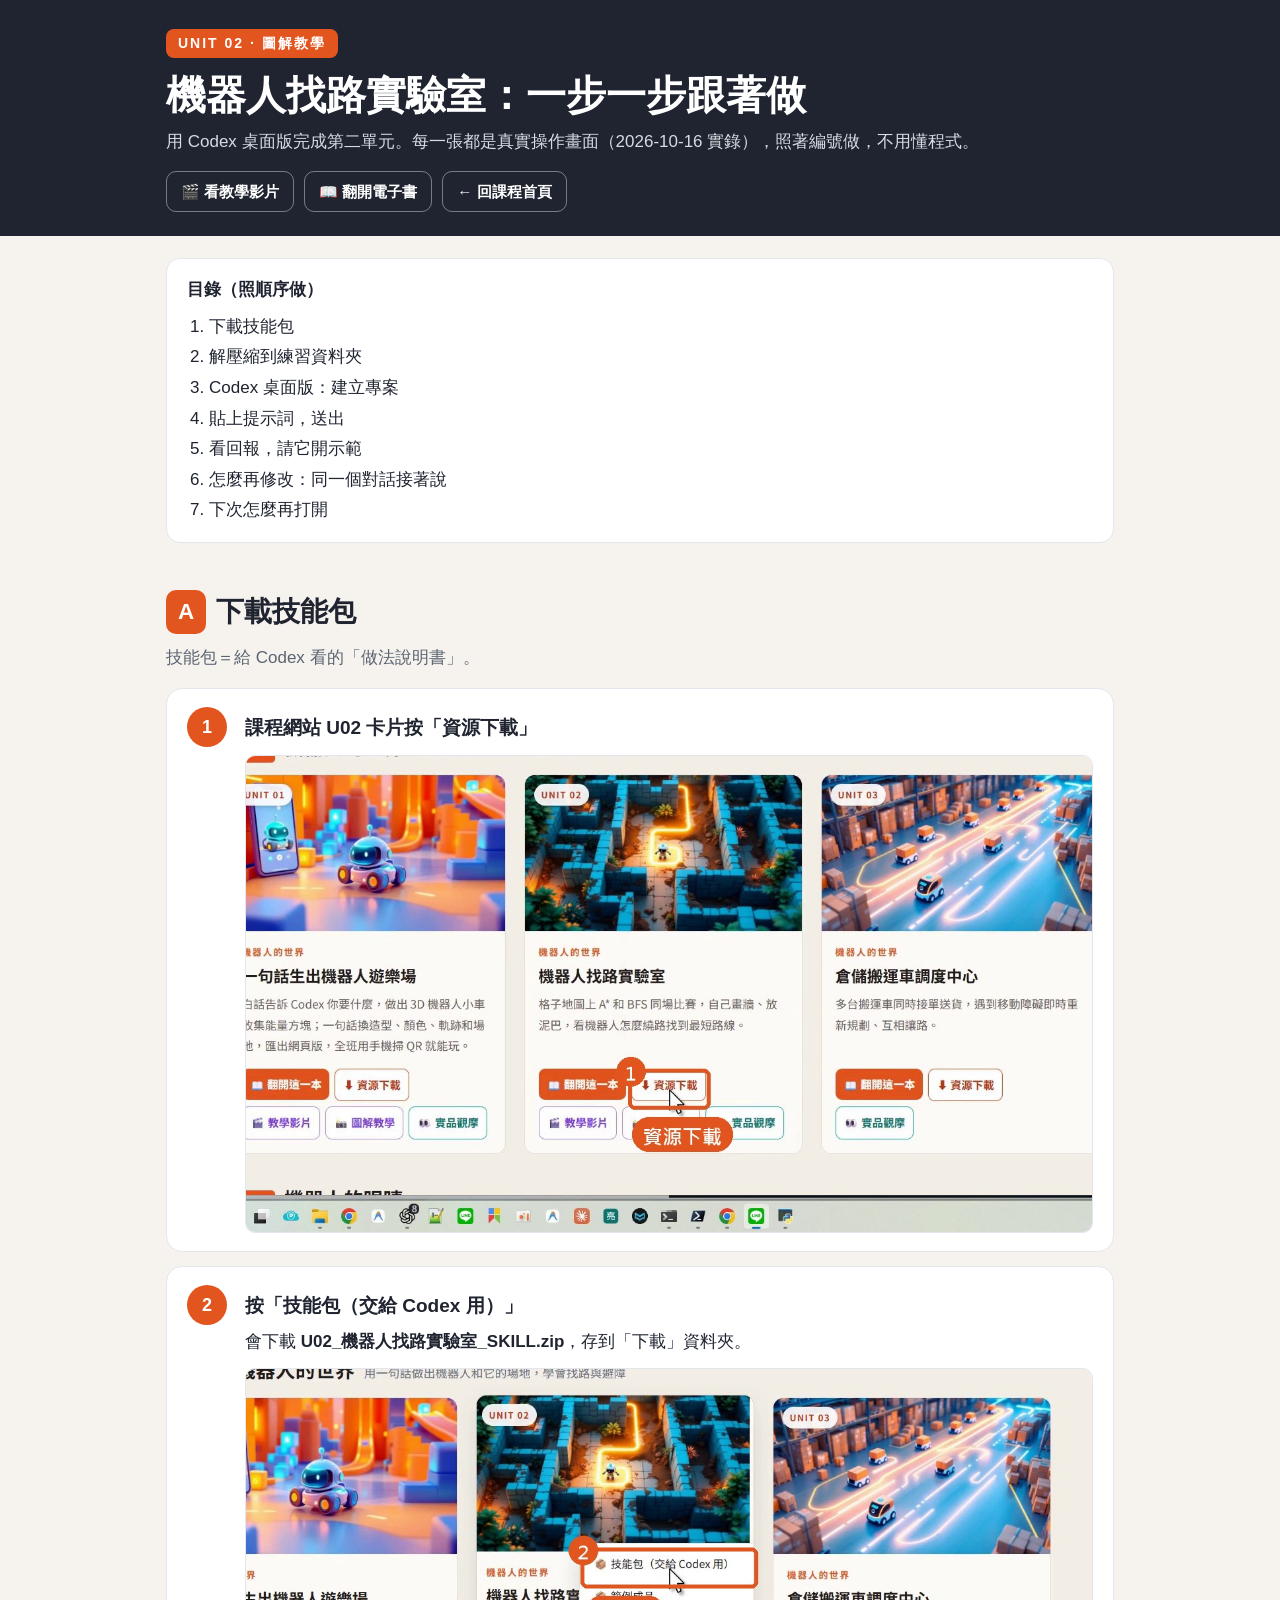
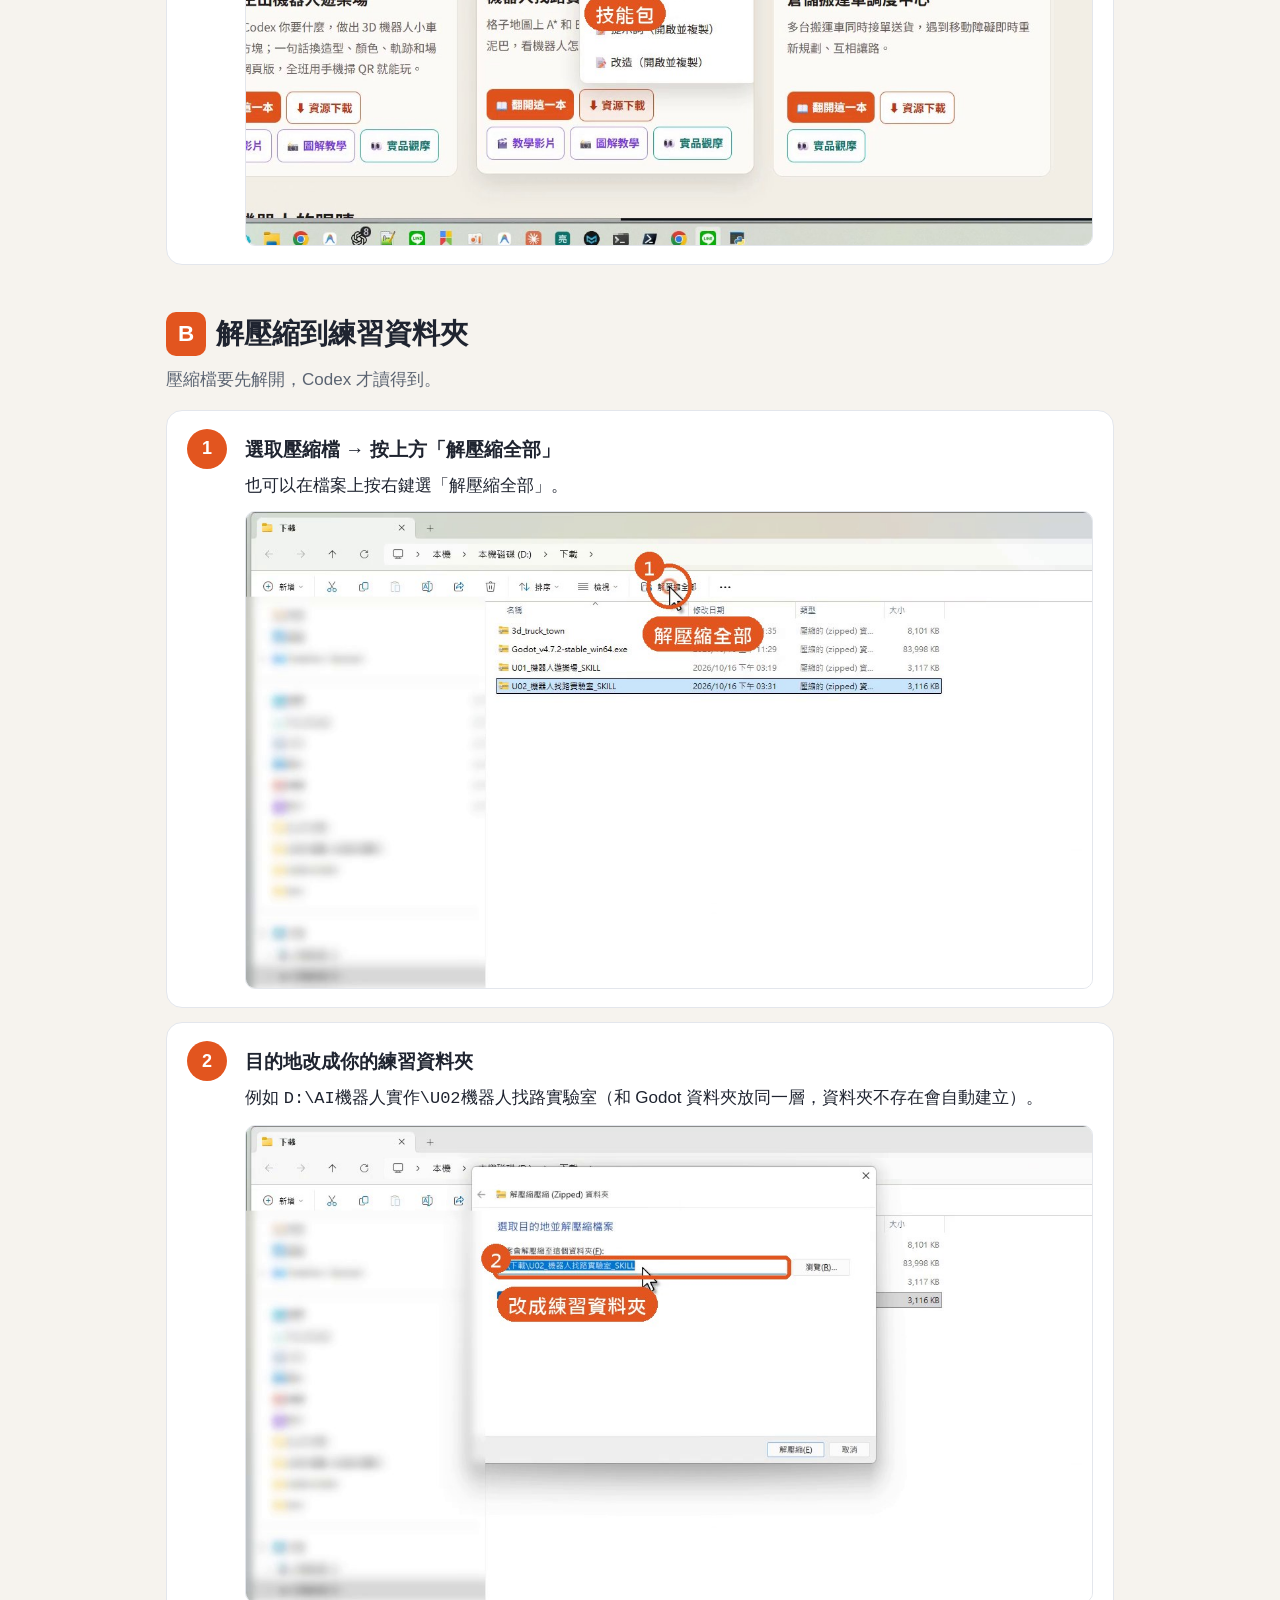
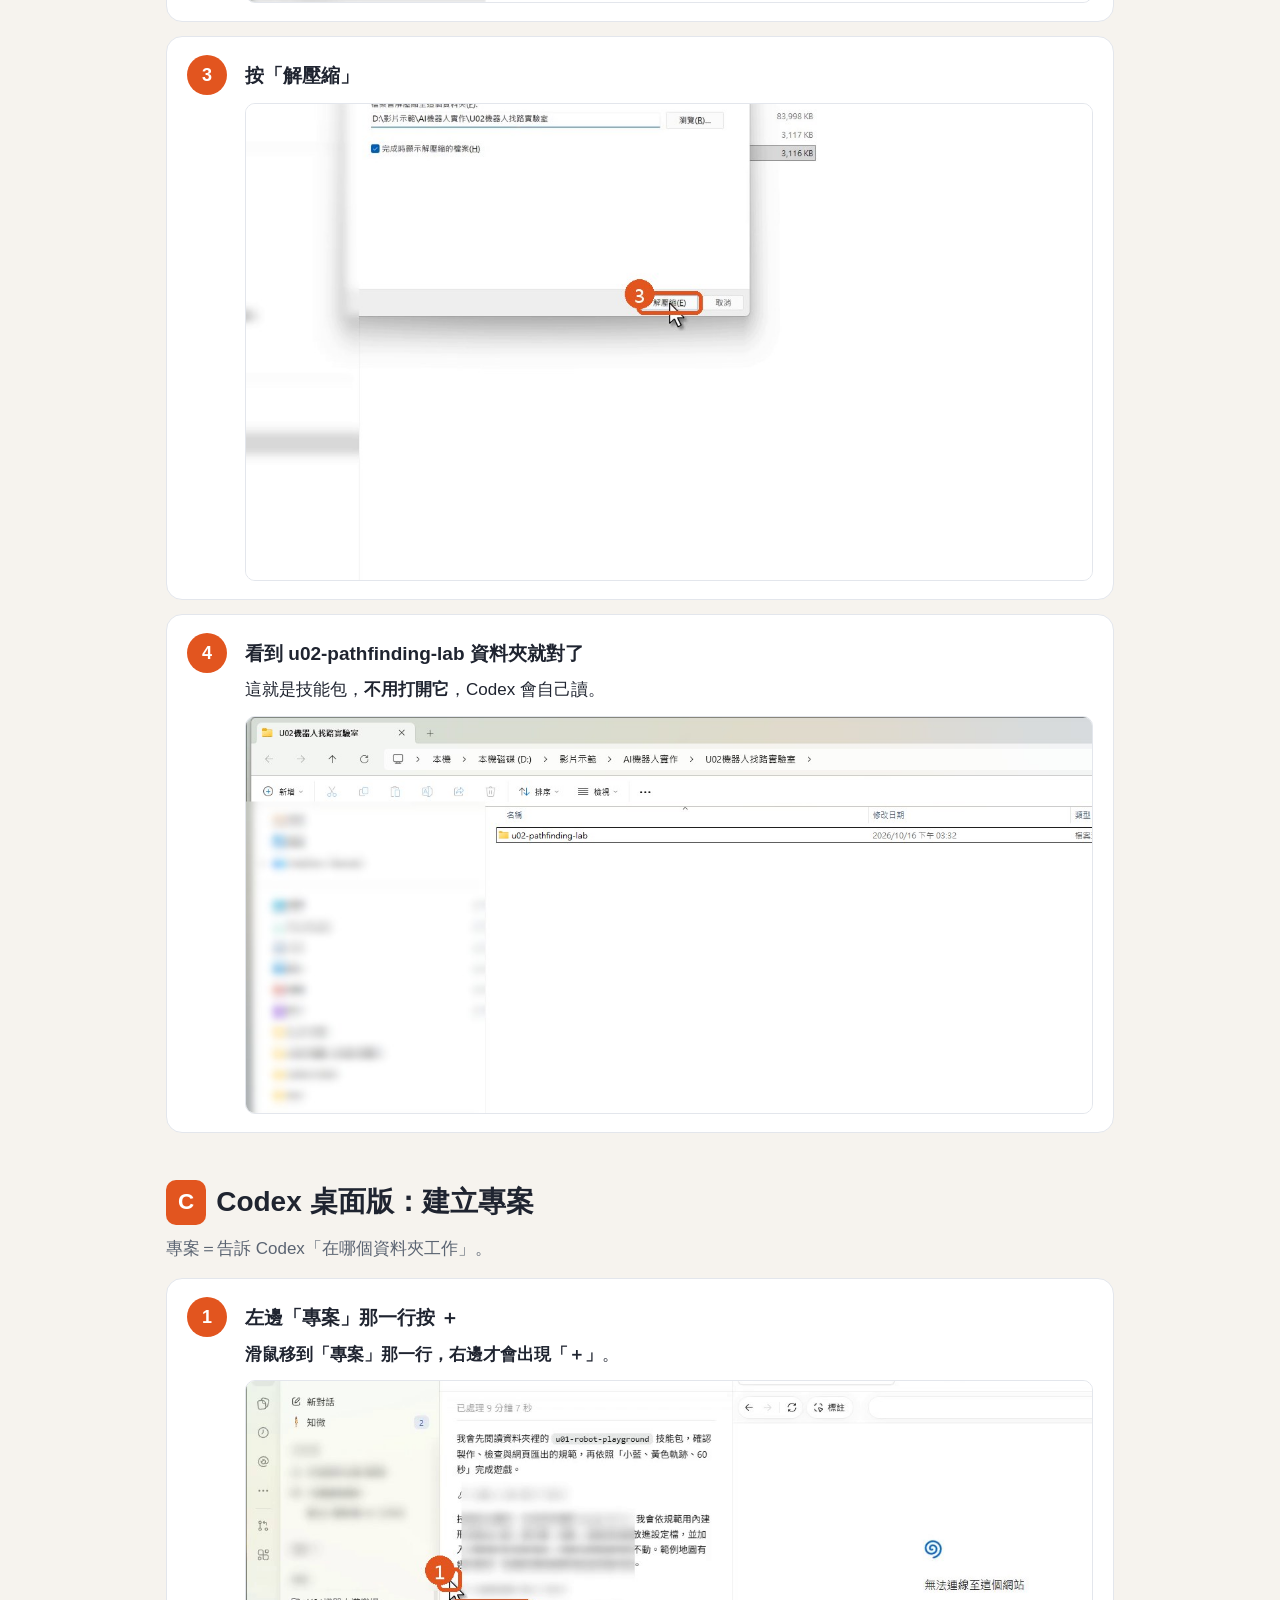
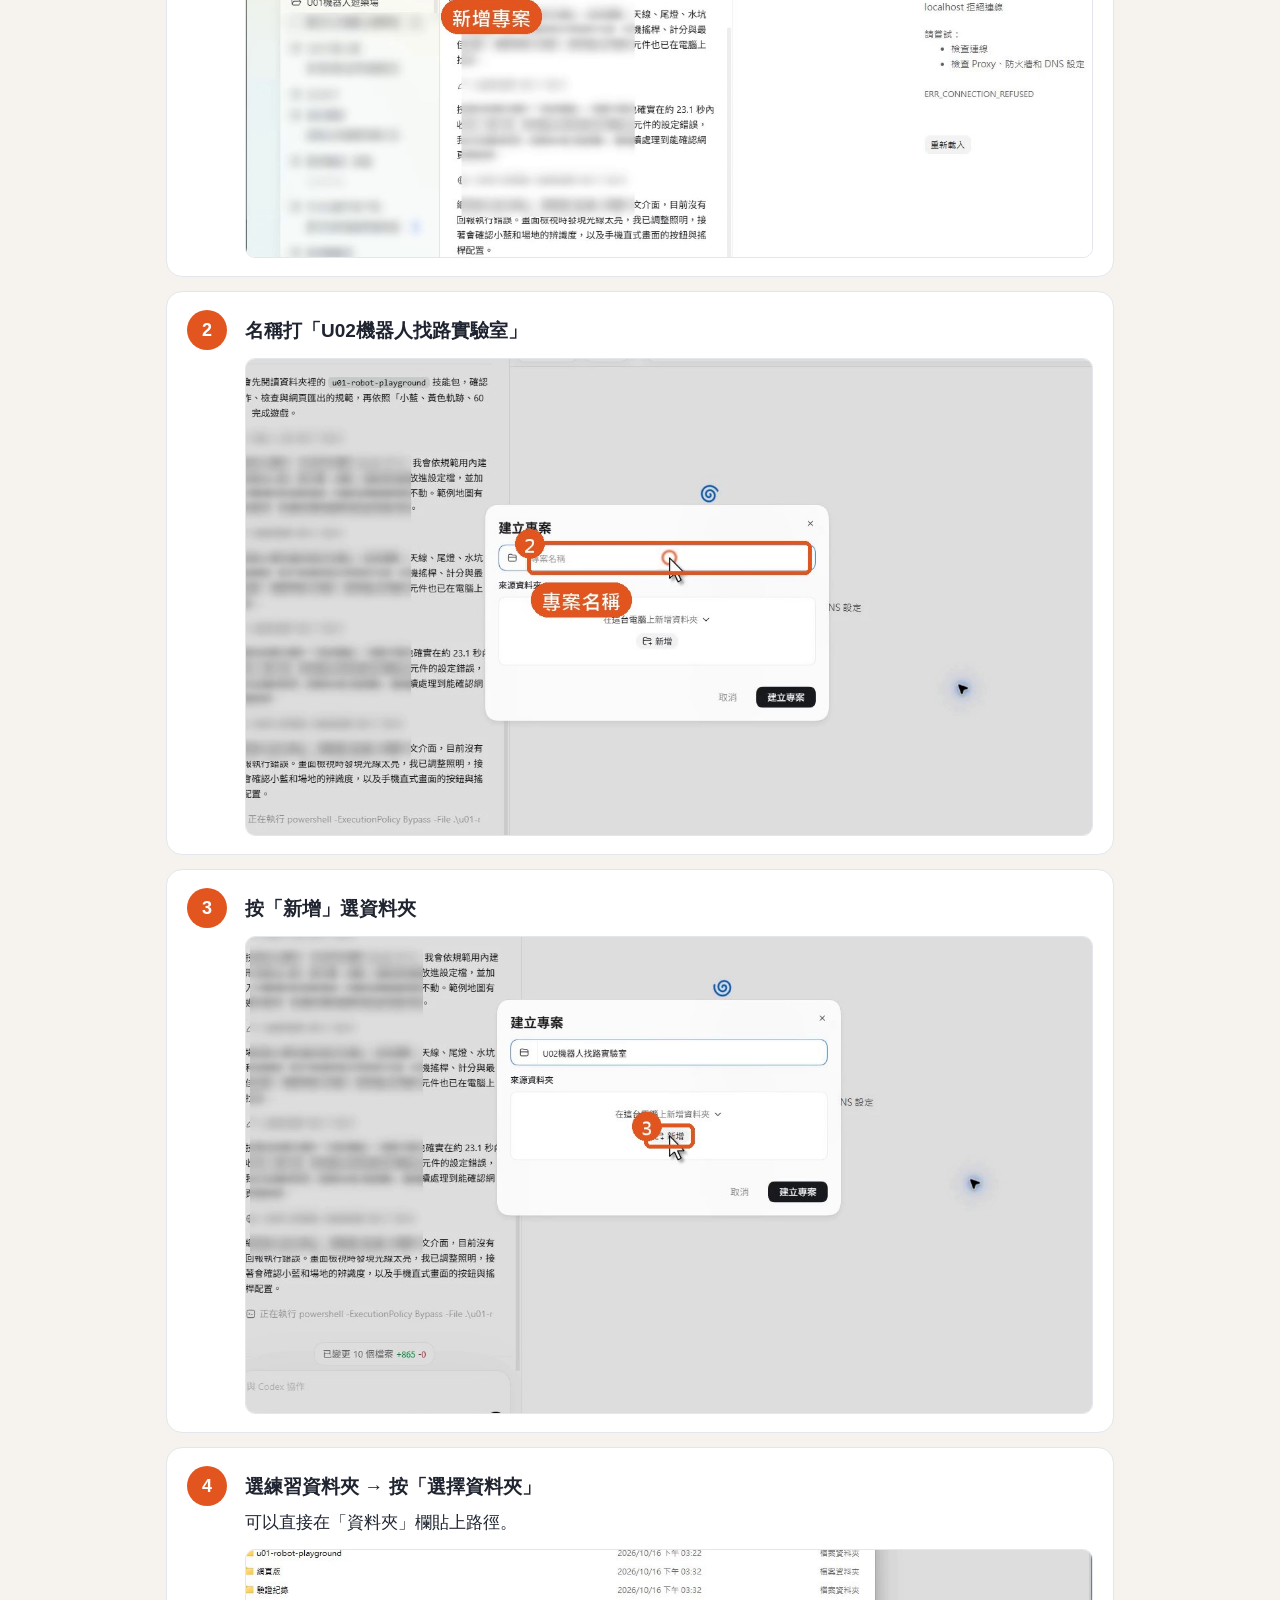
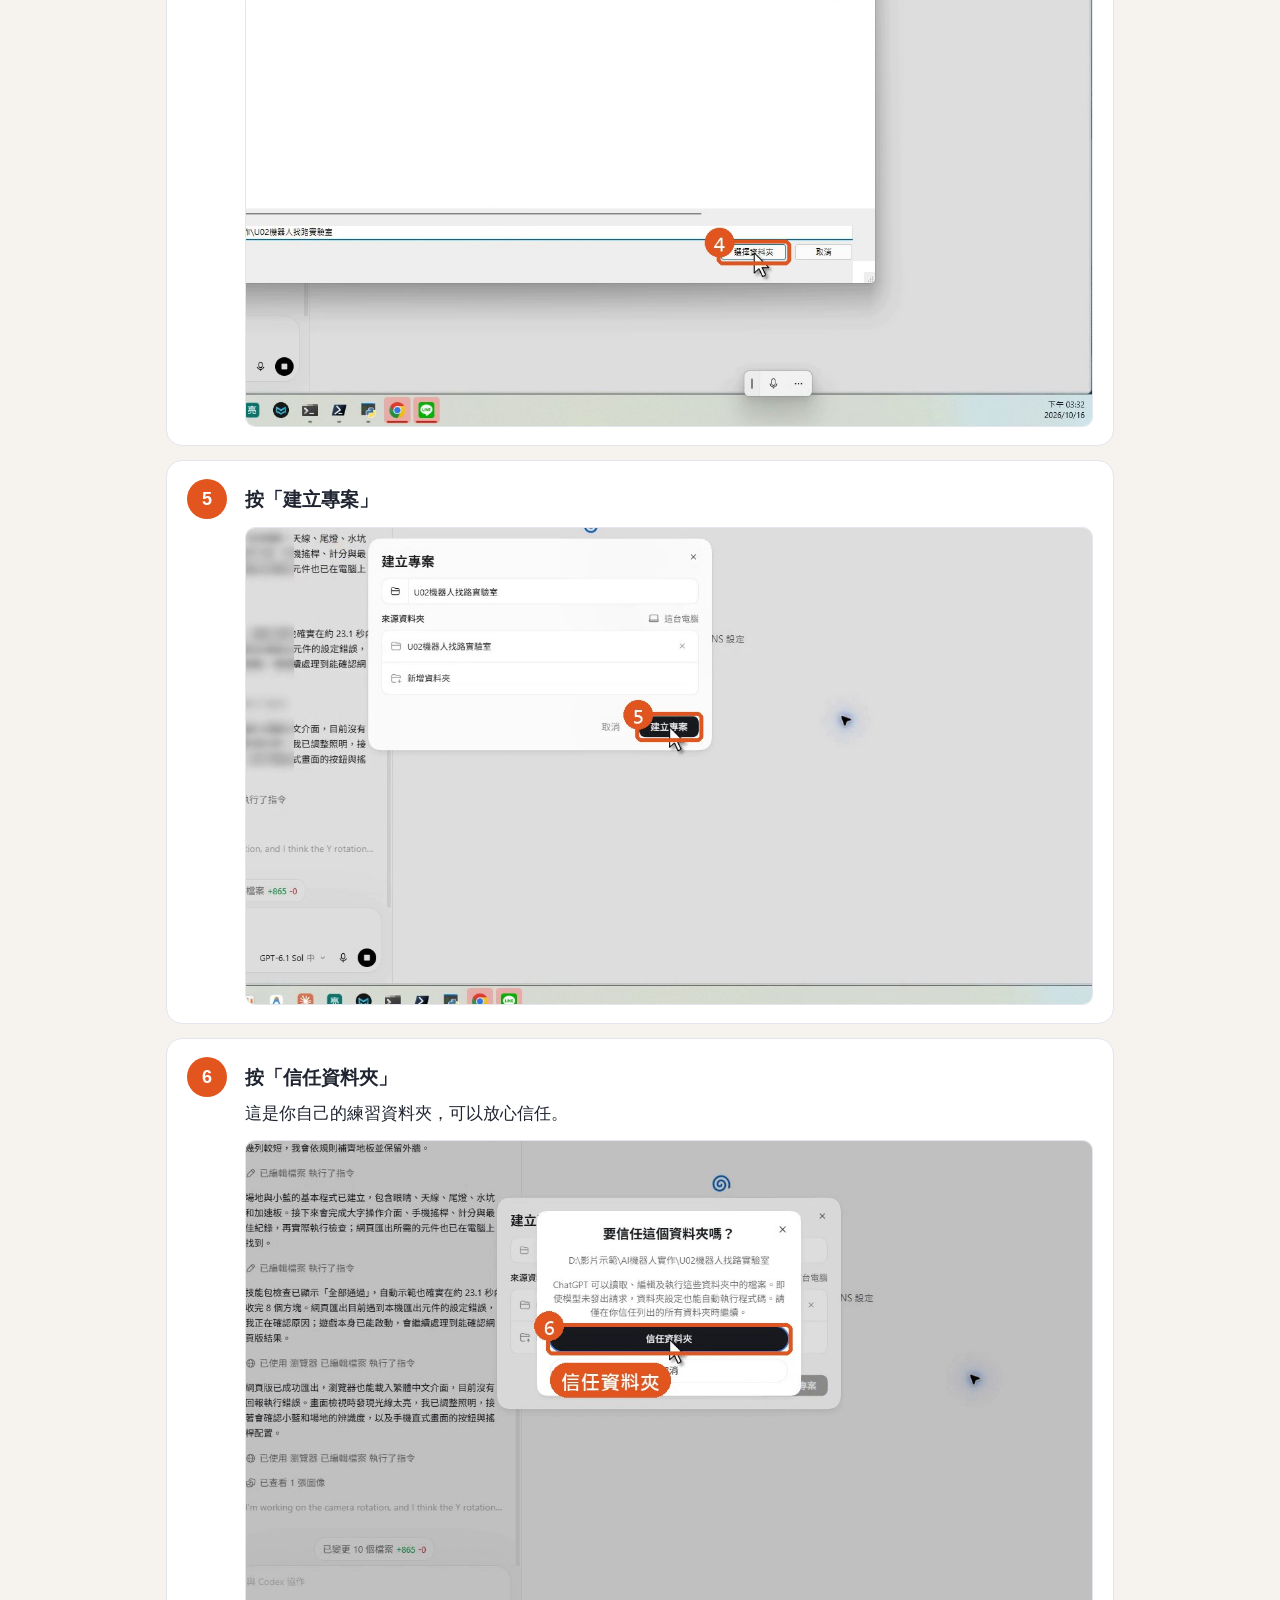
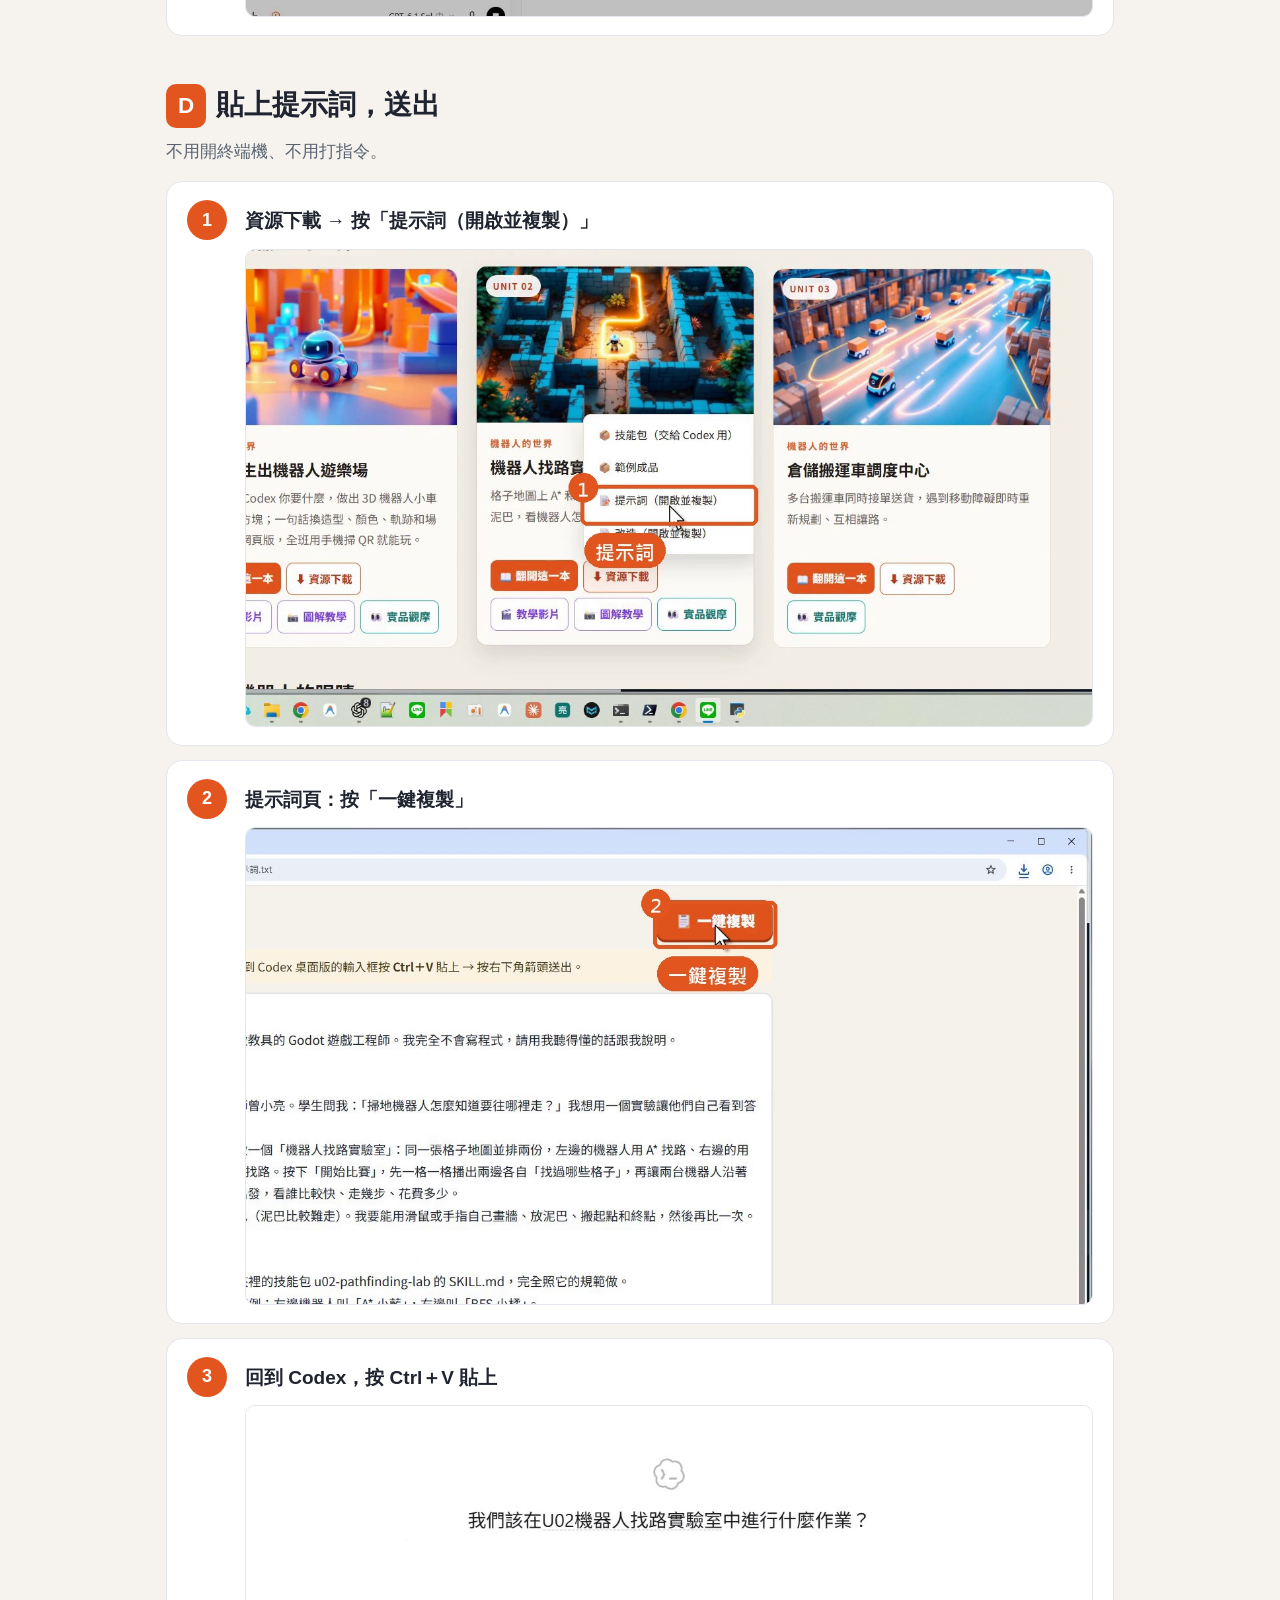
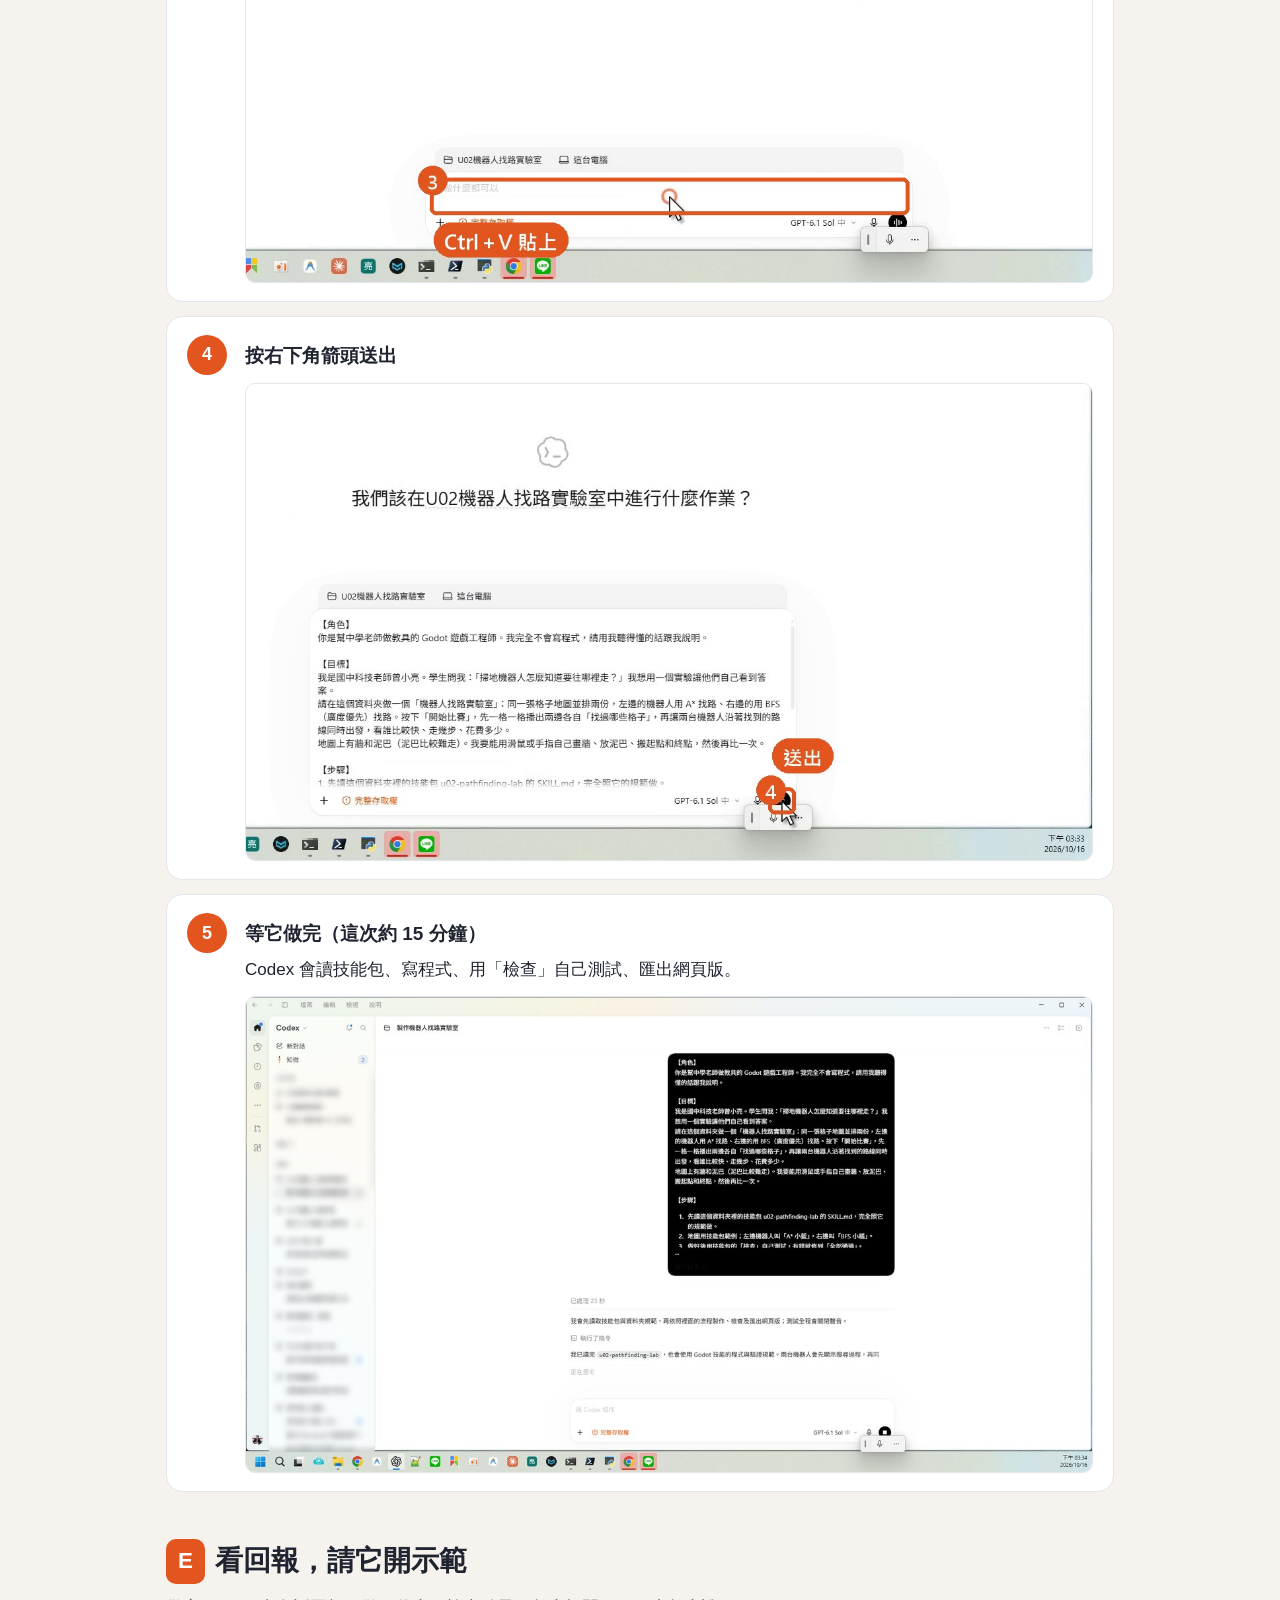
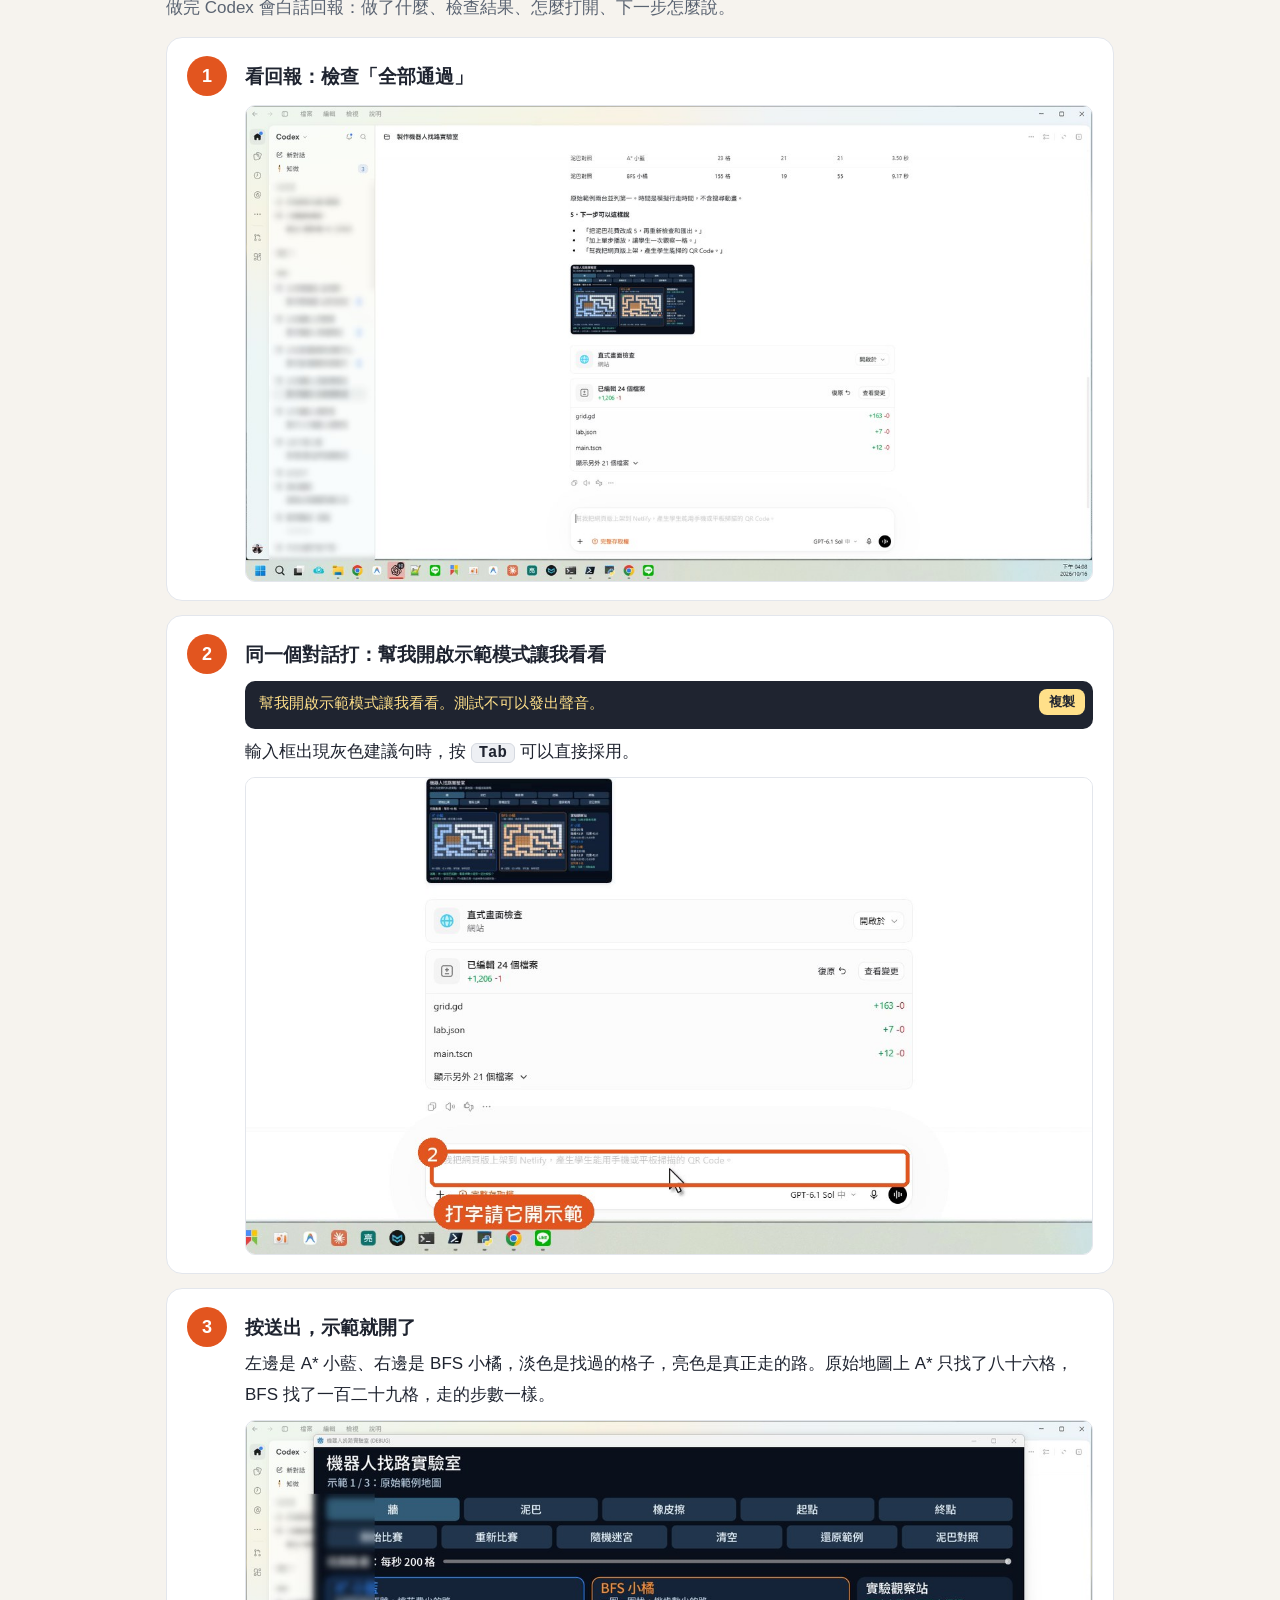
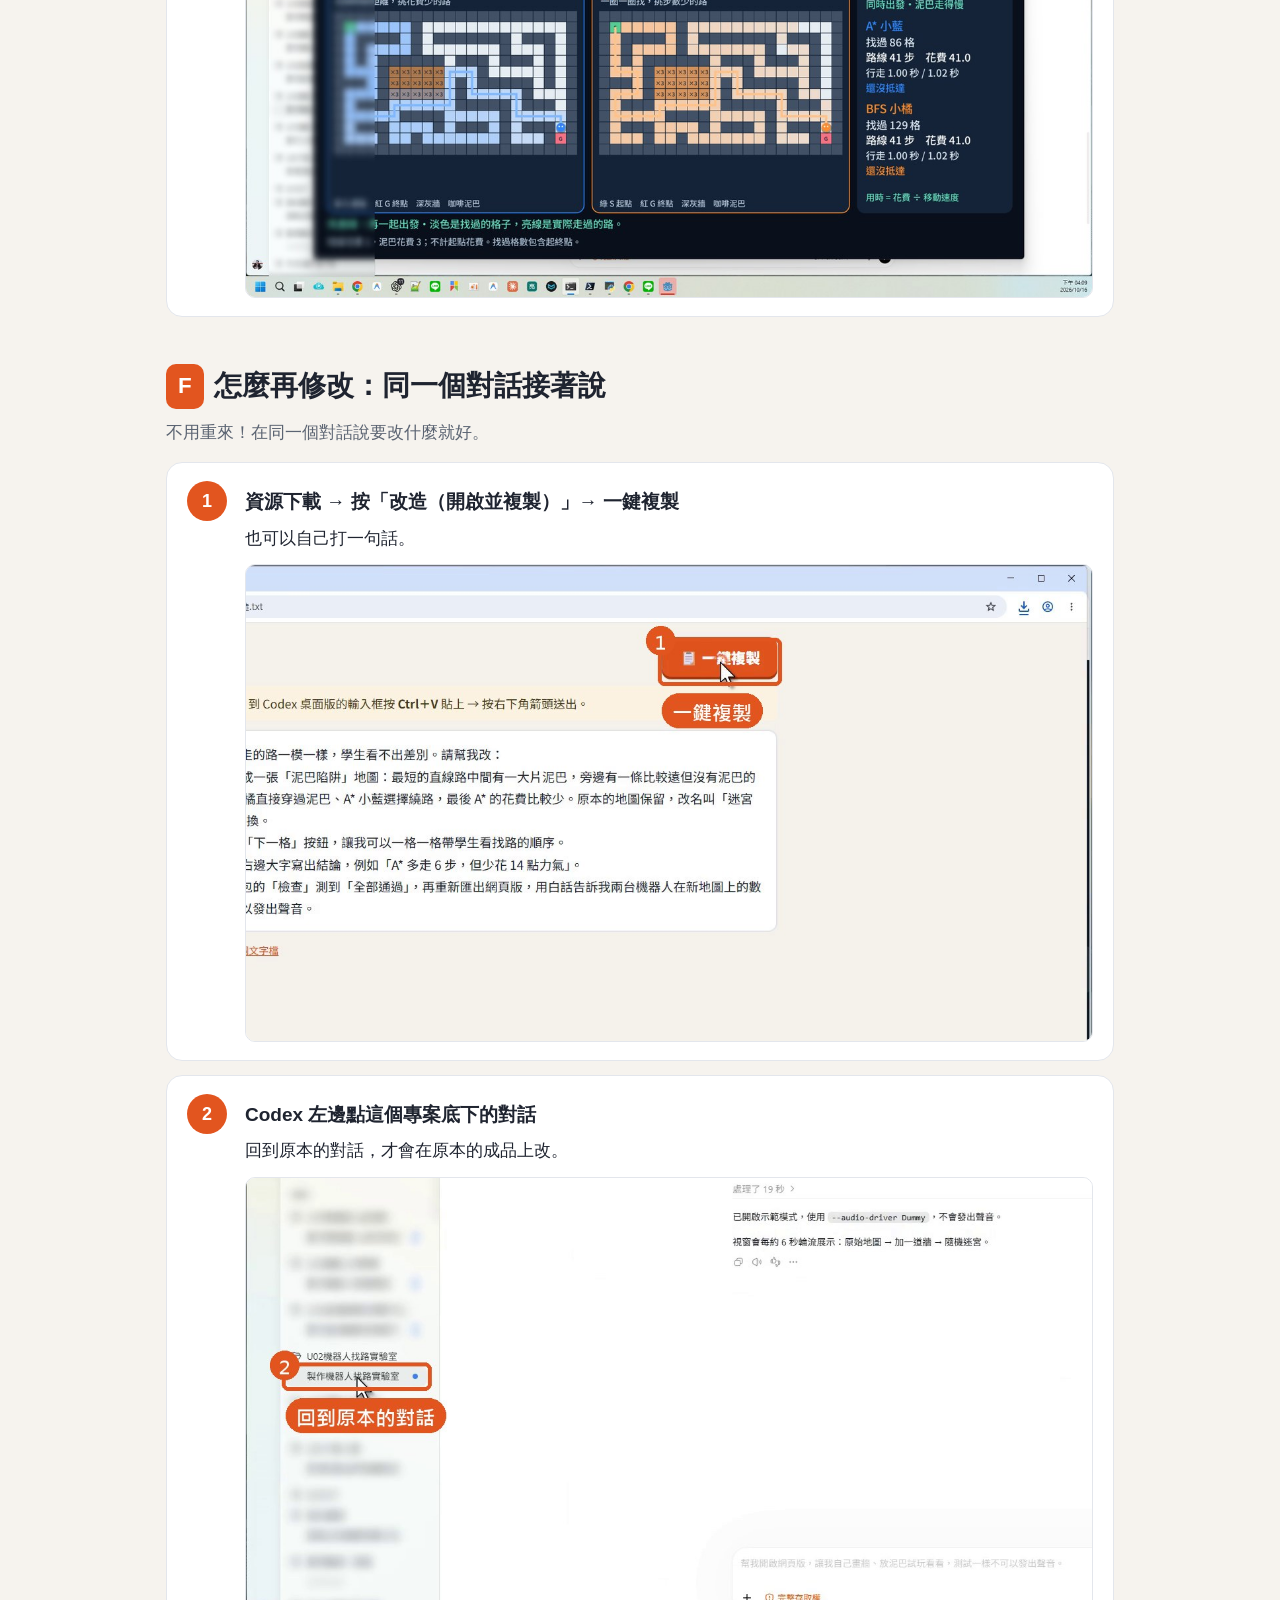
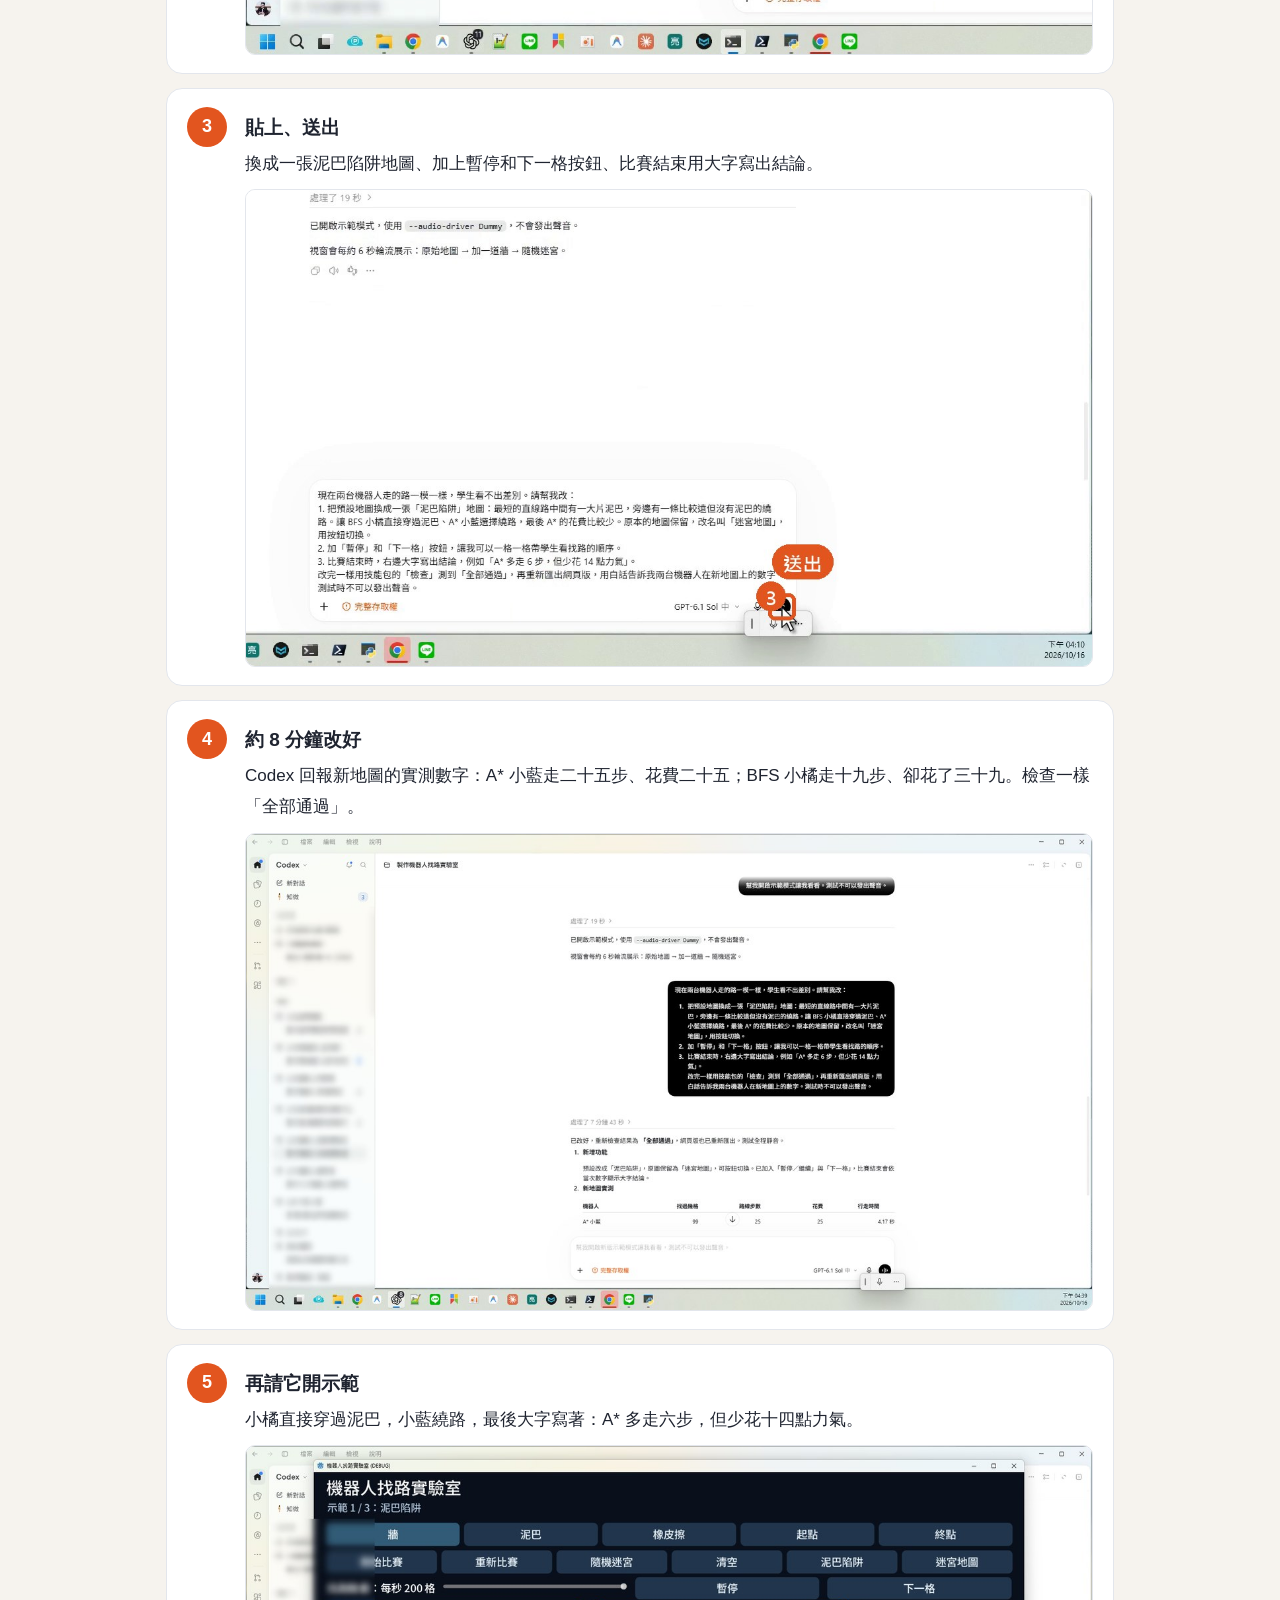
<file: assets/guide/U02/index.html>
<!doctype html>
<html lang="zh-Hant">
<head>
<meta charset="utf-8">
<meta name="viewport" content="width=device-width,initial-scale=1">
<title>U02 圖解教學</title>
<style>
:root{--bg:#f6f3ee;--card:#fff;--ink:#1f2430;--sub:#5b6472;--line:#e3e6ec;--acc:#e2551f;--accs:#fdeee6;--teal:#0f766e;--teals:#e6f6f4;--navy:#1e3a8a;--warn:#b45309;--warns:#fff6e5}
*{box-sizing:border-box}
body{margin:0;background:var(--bg);color:var(--ink);font:17px/1.8 "Noto Sans TC","Microsoft JhengHei",sans-serif}
a{color:var(--acc)}
.wrap{max-width:980px;margin:0 auto;padding:0 16px 80px}
header{background:var(--ink);color:#fff;padding:28px 0 24px}
header .wrap{padding-bottom:0}
header .k{display:inline-block;background:var(--acc);border-radius:8px;padding:2px 12px;font-weight:700;font-size:14px;letter-spacing:2px}
header h1{margin:10px 0 6px;font-size:clamp(26px,5vw,40px);line-height:1.3}
header p{margin:0;color:#d7dbe3}
header .links{margin-top:14px;display:flex;flex-wrap:wrap;gap:10px}
header .links a{color:#fff;border:1.5px solid #ffffff66;border-radius:10px;padding:6px 14px;text-decoration:none;font-weight:700;font-size:15px}
nav.toc{background:var(--card);border:1px solid var(--line);border-radius:14px;padding:16px 20px;margin:22px 0}
nav.toc b{display:block;margin-bottom:6px}
nav.toc ol{margin:0;padding-left:22px}
nav.toc a{color:var(--ink);text-decoration:none}
nav.toc a:hover{color:var(--acc)}
h2{margin:44px 0 6px;font-size:clamp(22px,4vw,28px);display:flex;align-items:center;gap:10px;scroll-margin-top:12px}
h2 .p{background:var(--acc);color:#fff;border-radius:10px;padding:2px 12px;font-size:.8em}
.lead{color:var(--sub);margin:0 0 14px}
.step{background:var(--card);border:1px solid var(--line);border-radius:16px;padding:18px 20px;margin:14px 0;display:grid;grid-template-columns:44px 1fr;gap:4px 14px}
.step .n{width:40px;height:40px;border-radius:50%;background:var(--acc);color:#fff;font-weight:900;display:flex;align-items:center;justify-content:center;font-size:18px}
.step h3{margin:4px 0 4px;font-size:19px}
.step .b{grid-column:2}
.step img{cursor:zoom-in;width:100%;border:1px solid var(--line);border-radius:10px;margin-top:10px;display:block}
.step p{margin:4px 0}
@media (max-width:600px){.step{grid-template-columns:1fr}.step .b{grid-column:1}}
.kbd{display:inline-block;background:#eef0f4;border:1px solid #d5d9e0;border-radius:6px;padding:0 7px;font:600 .92em Consolas,"Noto Sans TC",monospace}
pre{background:#1f2430;color:#ffe08a;border-radius:10px;padding:12px 14px;white-space:pre-wrap;word-break:break-all;font:15px/1.6 Consolas,monospace;margin:8px 0;position:relative}
.cp{position:absolute;top:8px;right:8px;background:#ffe08a;color:#1f2430;border:0;border-radius:8px;padding:4px 10px;font:700 13px "Noto Sans TC",sans-serif;cursor:pointer}
.note{border-radius:12px;padding:12px 16px;margin:12px 0;border-left:5px solid}
.note.tip{background:var(--teals);border-color:var(--teal)}
.note.warn{background:var(--warns);border-color:var(--warn)}
.note.key{background:var(--accs);border-color:var(--acc)}
.note b.h{display:block}
.tree{background:var(--card);border:1px solid var(--line);border-radius:12px;padding:12px 16px;font:15px/1.7 Consolas,"Noto Sans TC",monospace;white-space:pre;overflow-x:auto}
table{width:100%;border-collapse:collapse;background:var(--card);border-radius:12px;overflow:hidden;margin:10px 0}
td,th{border-bottom:1px solid var(--line);padding:10px 12px;text-align:left;vertical-align:top}
th{background:#f0ece5}
.btn{display:inline-block;background:var(--acc);color:#fff;border-radius:10px;padding:6px 14px;text-decoration:none;font-weight:700;margin:6px 6px 0 0}
.btn.g{background:#2e7d32}
footer{color:var(--sub);font-size:14px;text-align:center;margin-top:40px}
#zoom{position:fixed;inset:0;background:#000c;display:none;align-items:center;justify-content:center;z-index:9;cursor:zoom-out}#zoom img{max-width:96vw;max-height:94vh;border-radius:8px}
</style>
</head>
<body>
<header><div class="wrap">
  <span class="k">UNIT 02 · 圖解教學</span>
  <h1>機器人找路實驗室：一步一步跟著做</h1>
  <p>用 Codex 桌面版完成第二單元。每一張都是真實操作畫面（2026-10-16 實錄），照著編號做，不用懂程式。</p>
  <div class="links"><a href="../../video/U02.mp4" target="_blank" rel="noopener">🎬 看教學影片</a><a href='/reader?u=U02'>📖 翻開電子書</a><a href='/'>← 回課程首頁</a></div>
</div></header>
<div class="wrap">
<nav class="toc"><b>目錄（照順序做）</b><ol><li><a href="#A">下載技能包</a></li><li><a href="#B">解壓縮到練習資料夾</a></li><li><a href="#C">Codex 桌面版：建立專案</a></li><li><a href="#D">貼上提示詞，送出</a></li><li><a href="#E">看回報，請它開示範</a></li><li><a href="#F">怎麼再修改：同一個對話接著說</a></li><li><a href="#G">下次怎麼再打開</a></li></ol></nav>
<h2 id="A"><span class="p">A</span>下載技能包</h2>
<p class="lead">技能包＝給 Codex 看的「做法說明書」。</p>
<div class="step"><div class="n">1</div><div class="b"><h3>課程網站 U02 卡片按「資源下載」</h3><p></p><img src="img/a1.jpg" alt="課程網站 U02 卡片按「資源下載」" loading="lazy"></div></div>
<div class="step"><div class="n">2</div><div class="b"><h3>按「技能包（交給 Codex 用）」</h3><p>會下載 <b>U02_機器人找路實驗室_SKILL.zip</b>，存到「下載」資料夾。</p><img src="img/a2.jpg" alt="按「技能包（交給 Codex 用）」" loading="lazy"></div></div>
<h2 id="B"><span class="p">B</span>解壓縮到練習資料夾</h2>
<p class="lead">壓縮檔要先解開，Codex 才讀得到。</p>
<div class="step"><div class="n">1</div><div class="b"><h3>選取壓縮檔 → 按上方「解壓縮全部」</h3><p>也可以在檔案上按右鍵選「解壓縮全部」。</p><img src="img/b1.jpg" alt="選取壓縮檔 → 按上方「解壓縮全部」" loading="lazy"></div></div>
<div class="step"><div class="n">2</div><div class="b"><h3>目的地改成你的練習資料夾</h3><p>例如 <code>D:\AI機器人實作\U02機器人找路實驗室</code>（和 Godot 資料夾放同一層，資料夾不存在會自動建立）。</p><img src="img/b2.jpg" alt="目的地改成你的練習資料夾" loading="lazy"></div></div>
<div class="step"><div class="n">3</div><div class="b"><h3>按「解壓縮」</h3><p></p><img src="img/b3.jpg" alt="按「解壓縮」" loading="lazy"></div></div>
<div class="step"><div class="n">4</div><div class="b"><h3>看到 u02-pathfinding-lab 資料夾就對了</h3><p>這就是技能包，<b>不用打開它</b>，Codex 會自己讀。</p><img src="img/b4.jpg" alt="看到 u02-pathfinding-lab 資料夾就對了" loading="lazy"></div></div>
<h2 id="C"><span class="p">C</span>Codex 桌面版：建立專案</h2>
<p class="lead">專案＝告訴 Codex「在哪個資料夾工作」。</p>
<div class="step"><div class="n">1</div><div class="b"><h3>左邊「專案」那一行按 ＋</h3><p><b>滑鼠移到「專案」那一行，右邊才會出現「＋」</b>。</p><img src="img/c1.jpg" alt="左邊「專案」那一行按 ＋" loading="lazy"></div></div>
<div class="step"><div class="n">2</div><div class="b"><h3>名稱打「U02機器人找路實驗室」</h3><p></p><img src="img/c2.jpg" alt="名稱打「U02機器人找路實驗室」" loading="lazy"></div></div>
<div class="step"><div class="n">3</div><div class="b"><h3>按「新增」選資料夾</h3><p></p><img src="img/c3.jpg" alt="按「新增」選資料夾" loading="lazy"></div></div>
<div class="step"><div class="n">4</div><div class="b"><h3>選練習資料夾 → 按「選擇資料夾」</h3><p>可以直接在「資料夾」欄貼上路徑。</p><img src="img/c4.jpg" alt="選練習資料夾 → 按「選擇資料夾」" loading="lazy"></div></div>
<div class="step"><div class="n">5</div><div class="b"><h3>按「建立專案」</h3><p></p><img src="img/c5.jpg" alt="按「建立專案」" loading="lazy"></div></div>
<div class="step"><div class="n">6</div><div class="b"><h3>按「信任資料夾」</h3><p>這是你自己的練習資料夾，可以放心信任。</p><img src="img/c6.jpg" alt="按「信任資料夾」" loading="lazy"></div></div>
<h2 id="D"><span class="p">D</span>貼上提示詞，送出</h2>
<p class="lead">不用開終端機、不用打指令。</p>
<div class="step"><div class="n">1</div><div class="b"><h3>資源下載 → 按「提示詞（開啟並複製）」</h3><p></p><img src="img/d1.jpg" alt="資源下載 → 按「提示詞（開啟並複製）」" loading="lazy"></div></div>
<div class="step"><div class="n">2</div><div class="b"><h3>提示詞頁：按「一鍵複製」</h3><p></p><img src="img/d2.jpg" alt="提示詞頁：按「一鍵複製」" loading="lazy"></div></div>
<div class="step"><div class="n">3</div><div class="b"><h3>回到 Codex，按 Ctrl＋V 貼上</h3><p></p><img src="img/d3.jpg" alt="回到 Codex，按 Ctrl＋V 貼上" loading="lazy"></div></div>
<div class="step"><div class="n">4</div><div class="b"><h3>按右下角箭頭送出</h3><p></p><img src="img/d4.jpg" alt="按右下角箭頭送出" loading="lazy"></div></div>
<div class="step"><div class="n">5</div><div class="b"><h3>等它做完（這次約 15 分鐘）</h3><p>Codex 會讀技能包、寫程式、用「檢查」自己測試、匯出網頁版。</p><img src="img/d5.jpg" alt="等它做完（這次約 15 分鐘）" loading="lazy"></div></div>
<h2 id="E"><span class="p">E</span>看回報，請它開示範</h2>
<p class="lead">做完 Codex 會白話回報：做了什麼、檢查結果、怎麼打開、下一步怎麼說。</p>
<div class="step"><div class="n">1</div><div class="b"><h3>看回報：檢查「全部通過」</h3><p></p><img src="img/e1.jpg" alt="看回報：檢查「全部通過」" loading="lazy"></div></div>
<div class="step"><div class="n">2</div><div class="b"><h3>同一個對話打：幫我開啟示範模式讓我看看</h3><p><pre>幫我開啟示範模式讓我看看。測試不可以發出聲音。</pre>輸入框出現灰色建議句時，按 <span class="kbd">Tab</span> 可以直接採用。</p><img src="img/e2.jpg" alt="同一個對話打：幫我開啟示範模式讓我看看" loading="lazy"></div></div>
<div class="step"><div class="n">3</div><div class="b"><h3>按送出，示範就開了</h3><p>左邊是 A* 小藍、右邊是 BFS 小橘，淡色是找過的格子，亮色是真正走的路。原始地圖上 A* 只找了八十六格，BFS 找了一百二十九格，走的步數一樣。</p><img src="img/e3.jpg" alt="按送出，示範就開了" loading="lazy"></div></div>
<h2 id="F"><span class="p">F</span>怎麼再修改：同一個對話接著說</h2>
<p class="lead">不用重來！在同一個對話說要改什麼就好。</p>
<div class="step"><div class="n">1</div><div class="b"><h3>資源下載 → 按「改造（開啟並複製）」→ 一鍵複製</h3><p>也可以自己打一句話。</p><img src="img/f1.jpg" alt="資源下載 → 按「改造（開啟並複製）」→ 一鍵複製" loading="lazy"></div></div>
<div class="step"><div class="n">2</div><div class="b"><h3>Codex 左邊點這個專案底下的對話</h3><p>回到原本的對話，才會在原本的成品上改。</p><img src="img/f2.jpg" alt="Codex 左邊點這個專案底下的對話" loading="lazy"></div></div>
<div class="step"><div class="n">3</div><div class="b"><h3>貼上、送出</h3><p>換成一張泥巴陷阱地圖、加上暫停和下一格按鈕、比賽結束用大字寫出結論。</p><img src="img/f3.jpg" alt="貼上、送出" loading="lazy"></div></div>
<div class="step"><div class="n">4</div><div class="b"><h3>約 8 分鐘改好</h3><p>Codex 回報新地圖的實測數字：A* 小藍走二十五步、花費二十五；BFS 小橘走十九步、卻花了三十九。檢查一樣「全部通過」。</p><img src="img/f4.jpg" alt="約 8 分鐘改好" loading="lazy"></div></div>
<div class="step"><div class="n">5</div><div class="b"><h3>再請它開示範</h3><p>小橘直接穿過泥巴，小藍繞路，最後大字寫著：A* 多走六步，但少花十四點力氣。</p><img src="img/f5.jpg" alt="再請它開示範" loading="lazy"></div></div>
<h2 id="G"><span class="p">G</span>下次怎麼再打開</h2>
<p class="lead">關掉電腦、明天再來，有兩個方法。</p>
<div class="step"><div class="n">1</div><div class="b"><h3>方法一：練習資料夾裡雙擊「開始玩」</h3><p>類型是「Windows 批次檔」那個（完整檔名 開始玩.bat）。Godot 要放在練習資料夾旁邊的 <code>Godot</code> 資料夾（U00 裝的那個）。</p><img src="img/g1.jpg" alt="方法一：練習資料夾裡雙擊「開始玩」" loading="lazy"></div></div>
<div class="step"><div class="n">2</div><div class="b"><h3>遊戲就出現了</h3><p></p><img src="img/g2.jpg" alt="遊戲就出現了" loading="lazy"></div></div>
<div class="step"><div class="n">3</div><div class="b"><h3>方法二：Codex 左邊點專案底下的對話，接著打字</h3><p>對話都會保留，接著說要改什麼就好。</p><img src="img/g3.jpg" alt="方法二：Codex 左邊點專案底下的對話，接著打字" loading="lazy"></div></div>
<div class="note warn"><b class="h">雙擊「開始玩」沒反應？</b>2026-10-16 前下載的技能包有一個路徑引號的錯誤，會讓 Godot 打不開。請重新下載技能包，或跟 Codex 說：「開始玩.bat 雙擊沒反應，請幫我修好」。</div>
<footer>阿亮老師 · AI 協作機器人的設計與實作 · 圖片皆為 2026-10-16 真實操作畫面（畫面上的箭頭指標與編號框是後製標示）</footer>
</div>
<div id="zoom" onclick="this.style.display='none'"><img alt=""></div>
<script>
document.querySelectorAll('.step img').forEach(i => i.onclick = () => { const z = document.getElementById('zoom'); z.querySelector('img').src = i.src; z.style.display = 'flex'; });
document.querySelectorAll('pre').forEach(p => { const b = document.createElement('button'); b.className = 'cp'; b.textContent = '複製';
  b.onclick = () => { navigator.clipboard.writeText(p.innerText.replace(/複製$/, '').trim()); b.textContent = '已複製'; setTimeout(() => b.textContent = '複製', 1500); }; p.appendChild(b); });
</script>
</body>
</html>
</file>
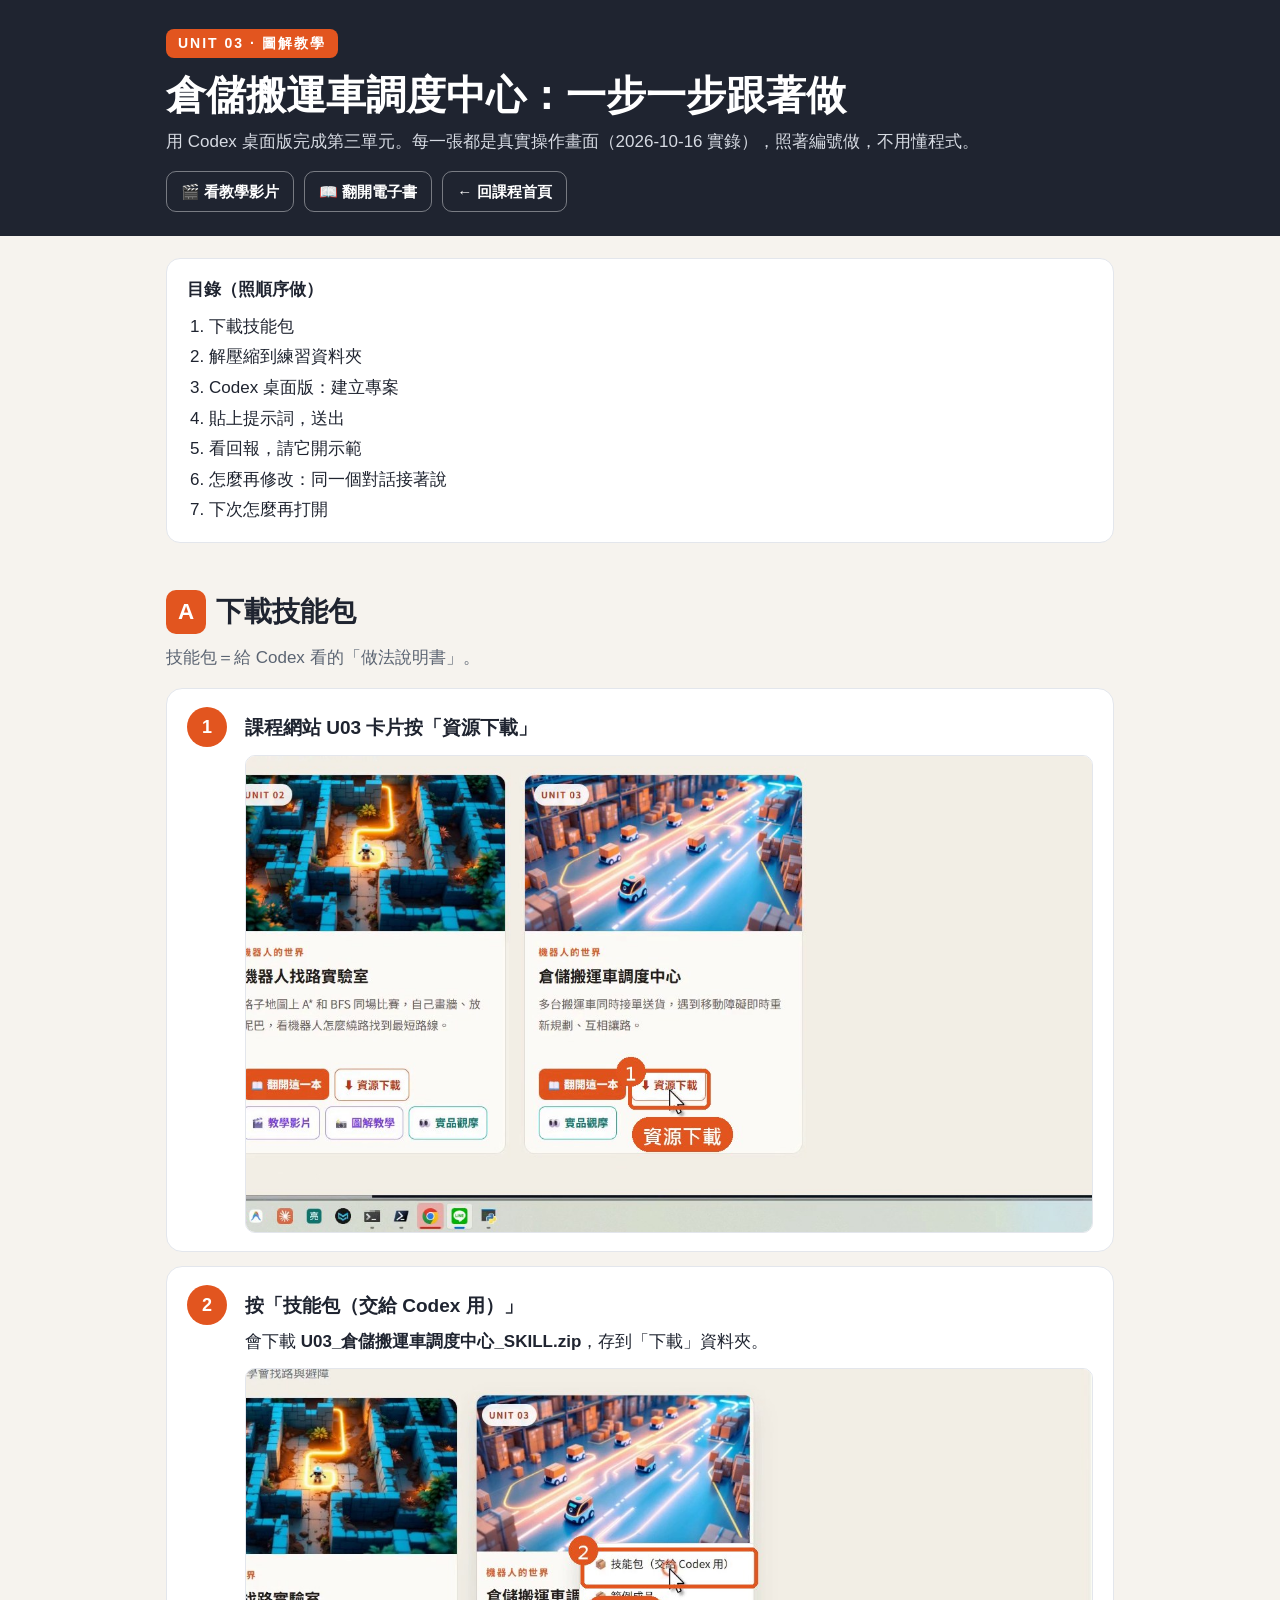
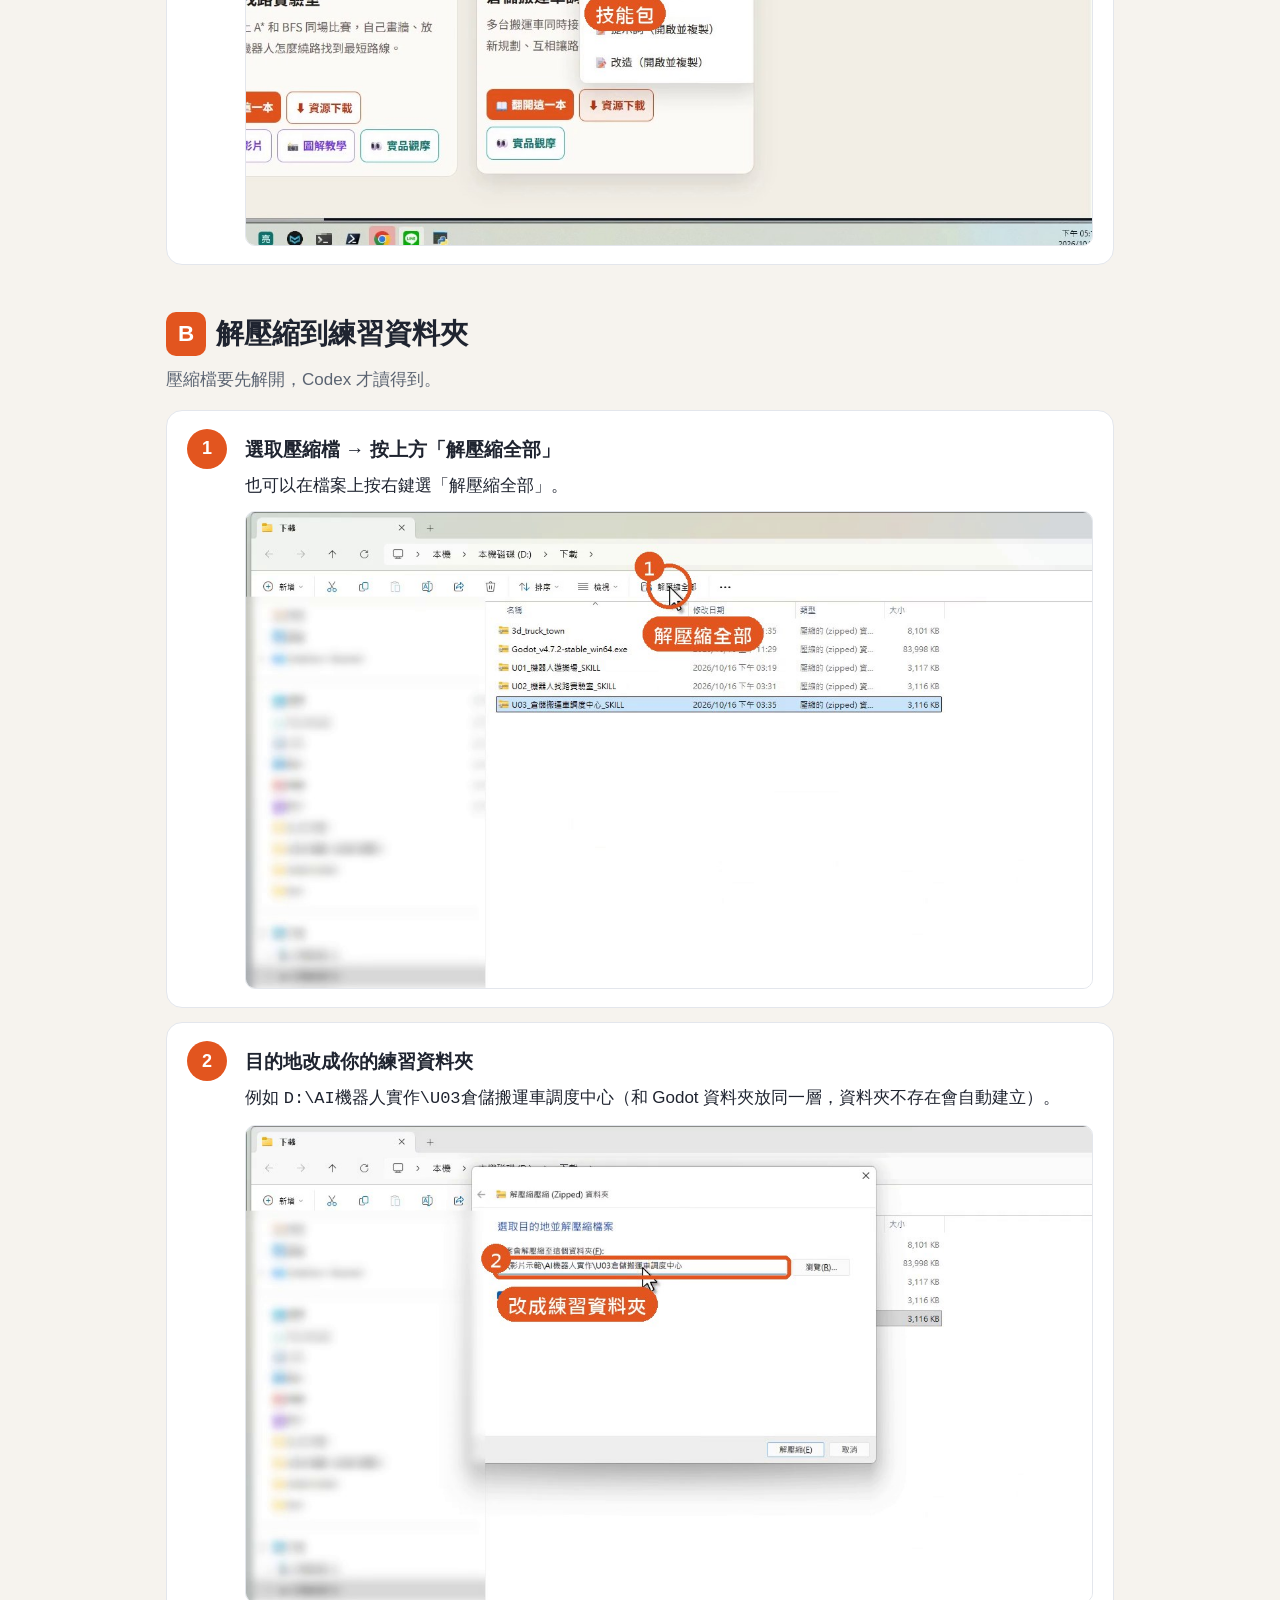
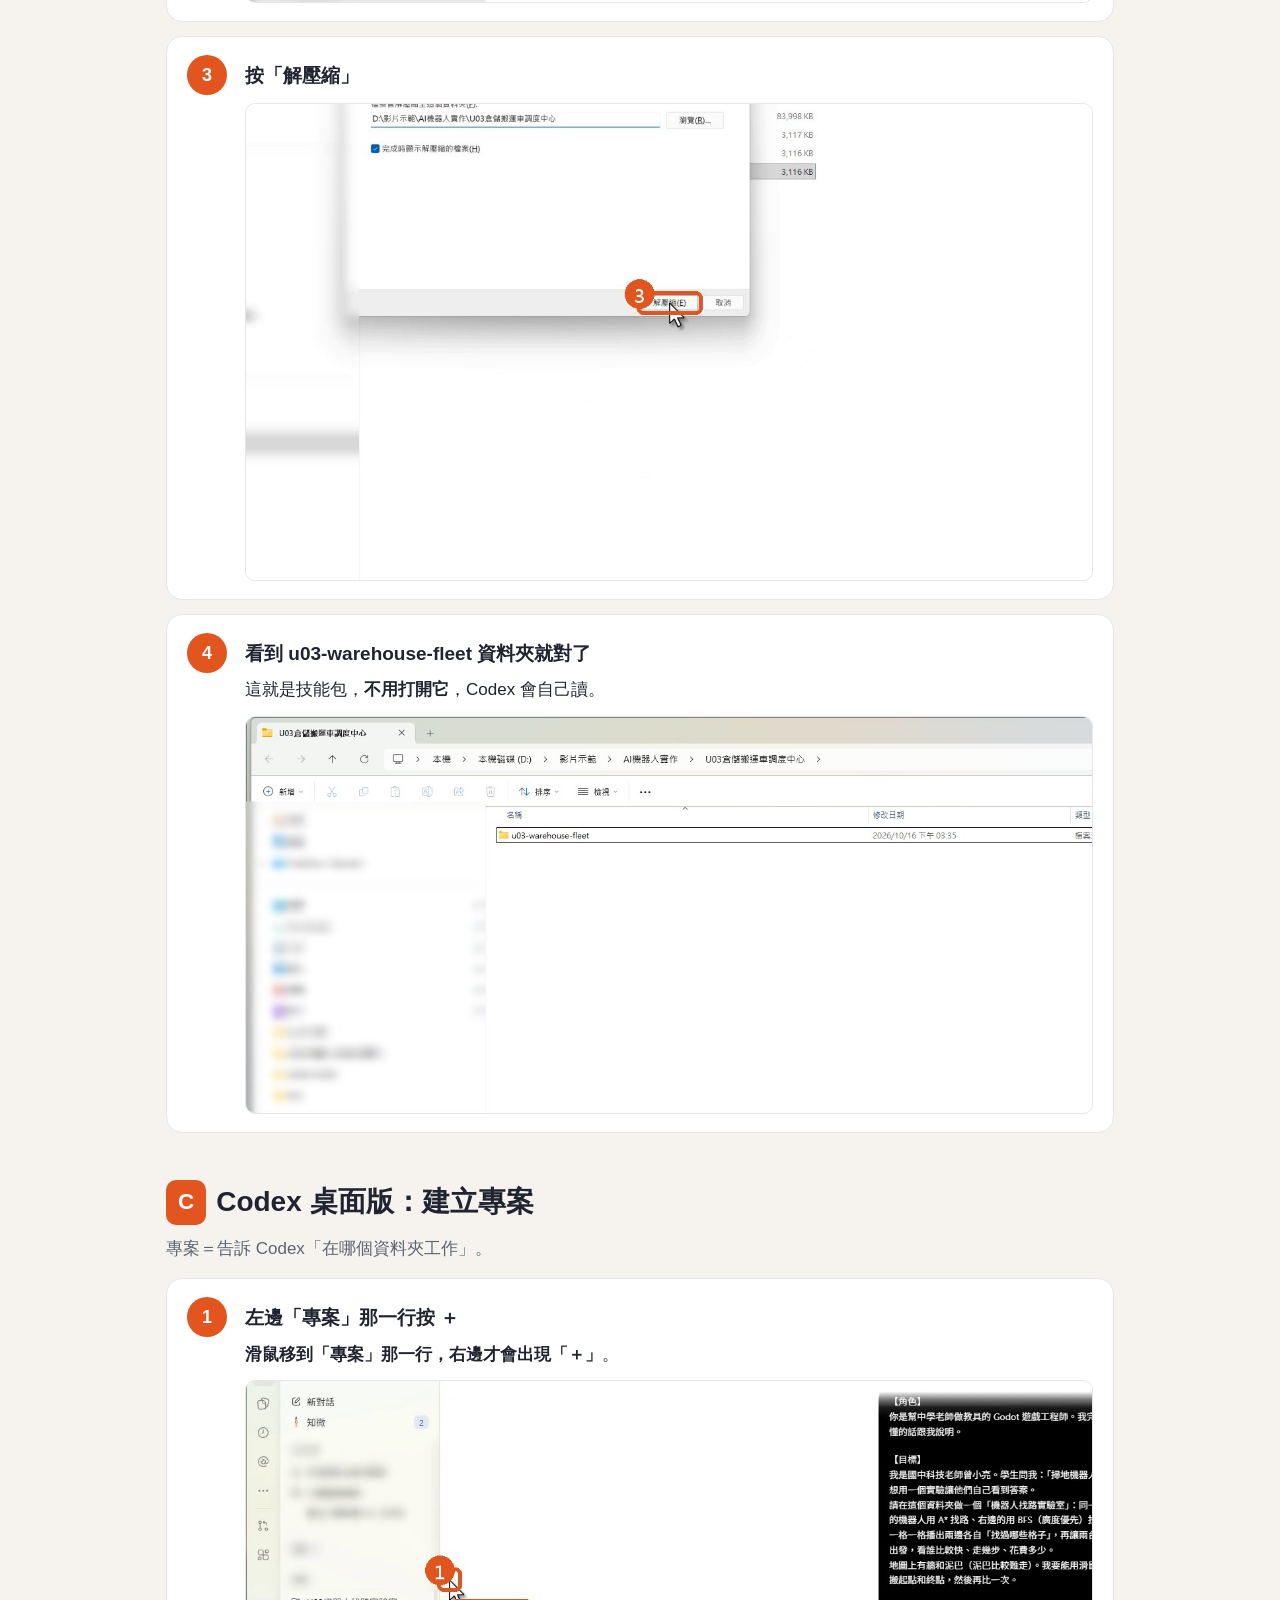
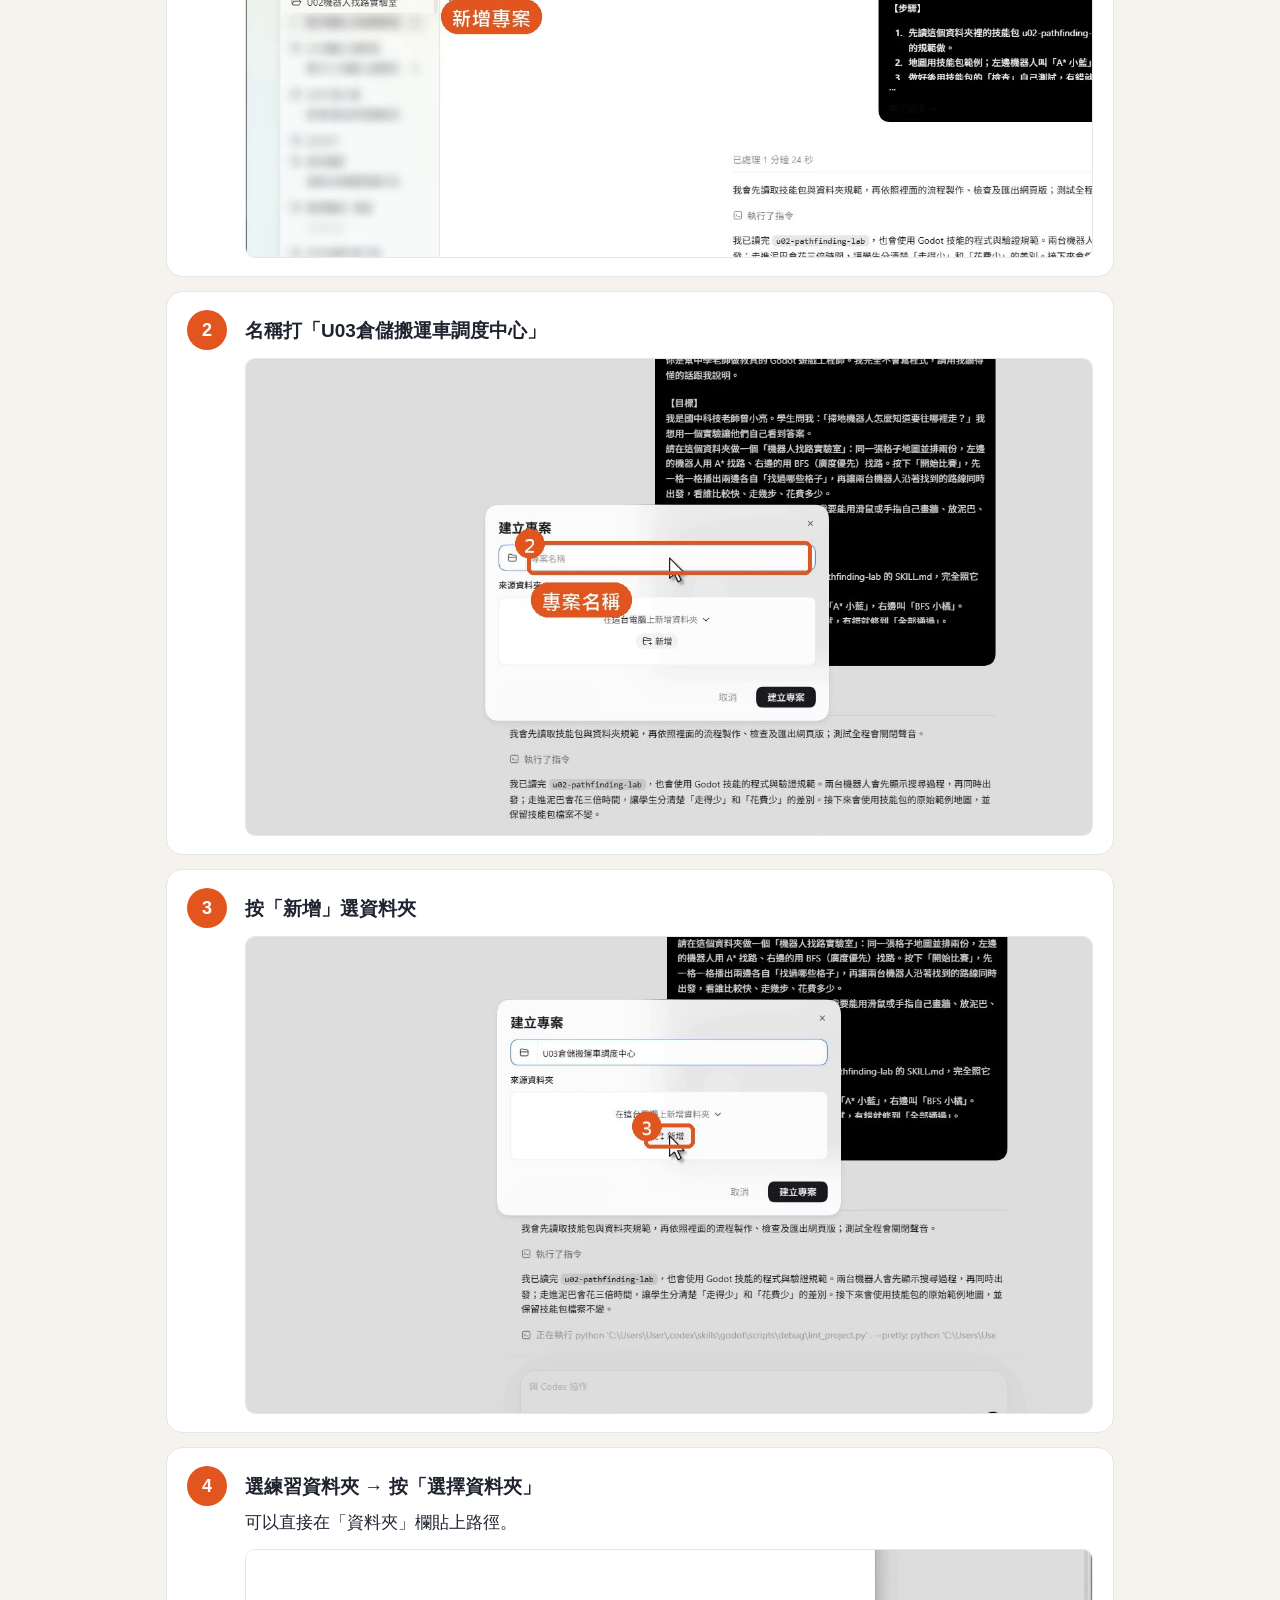
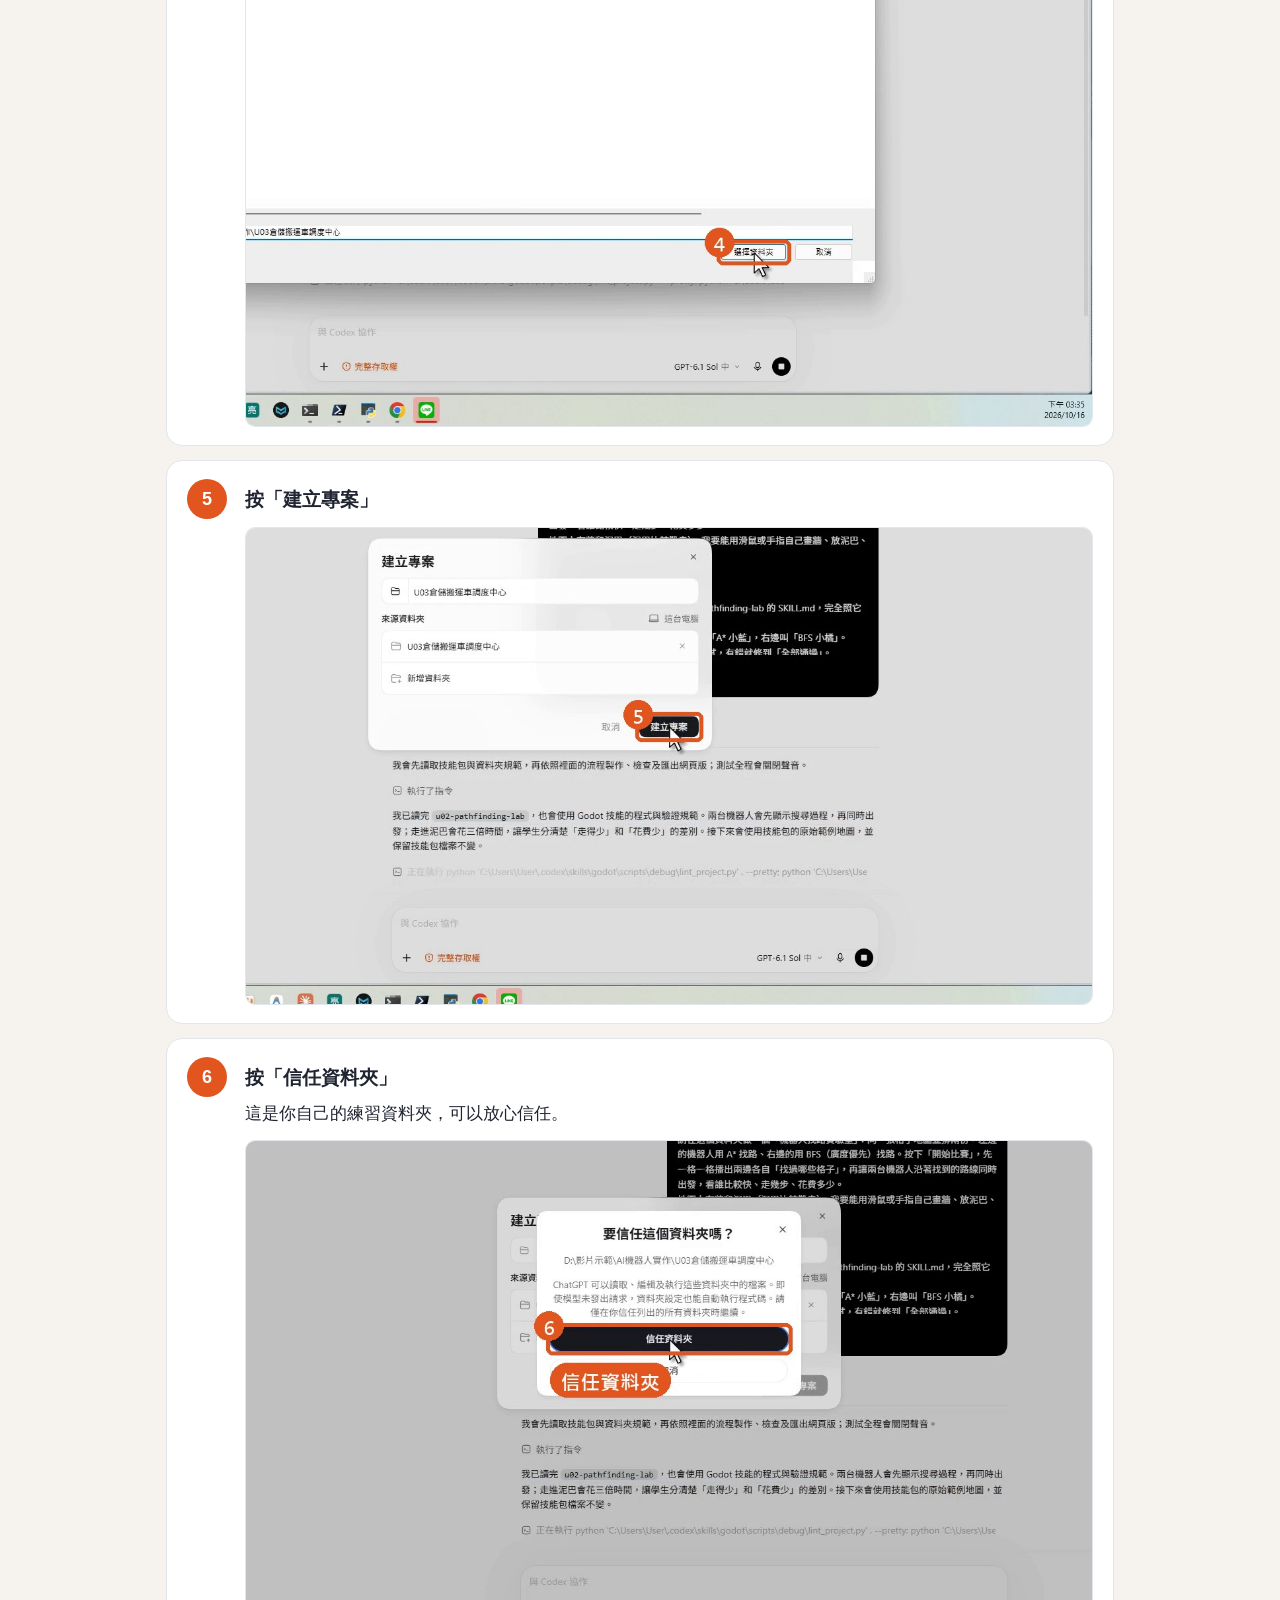
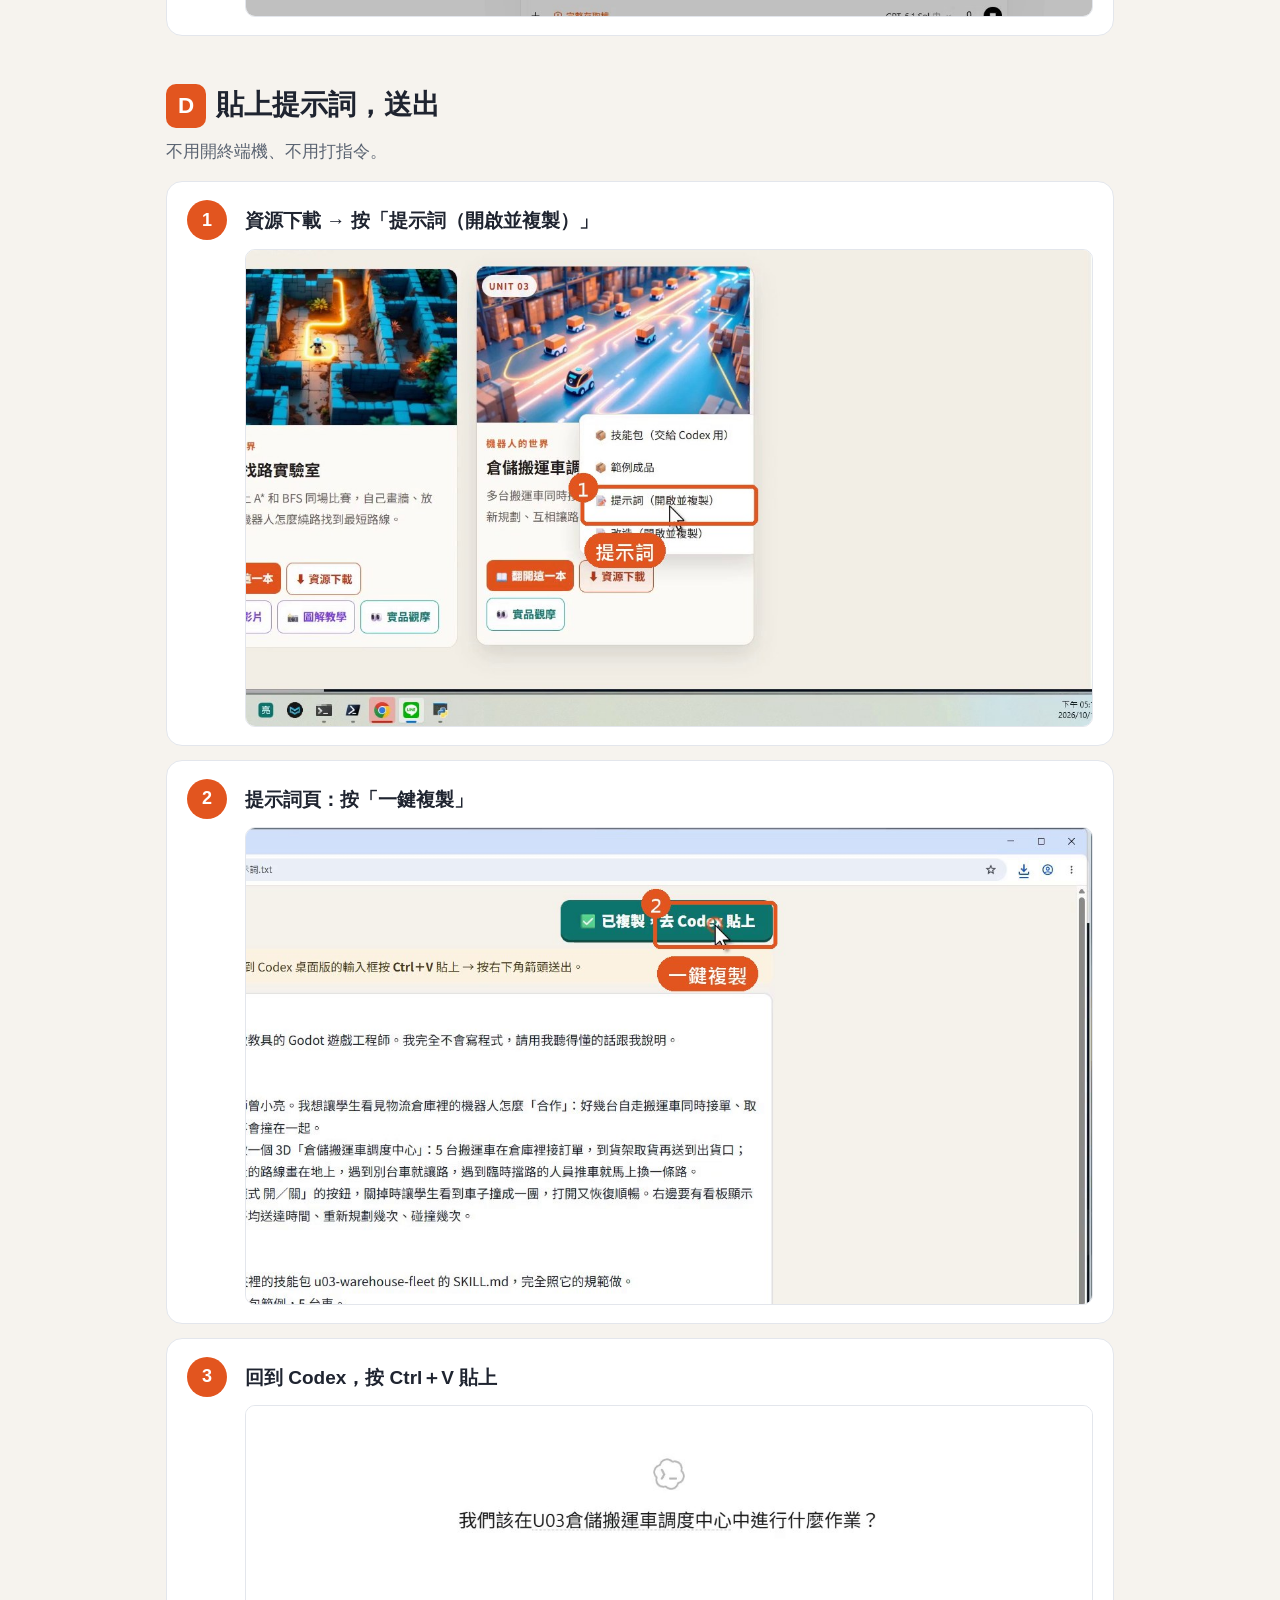
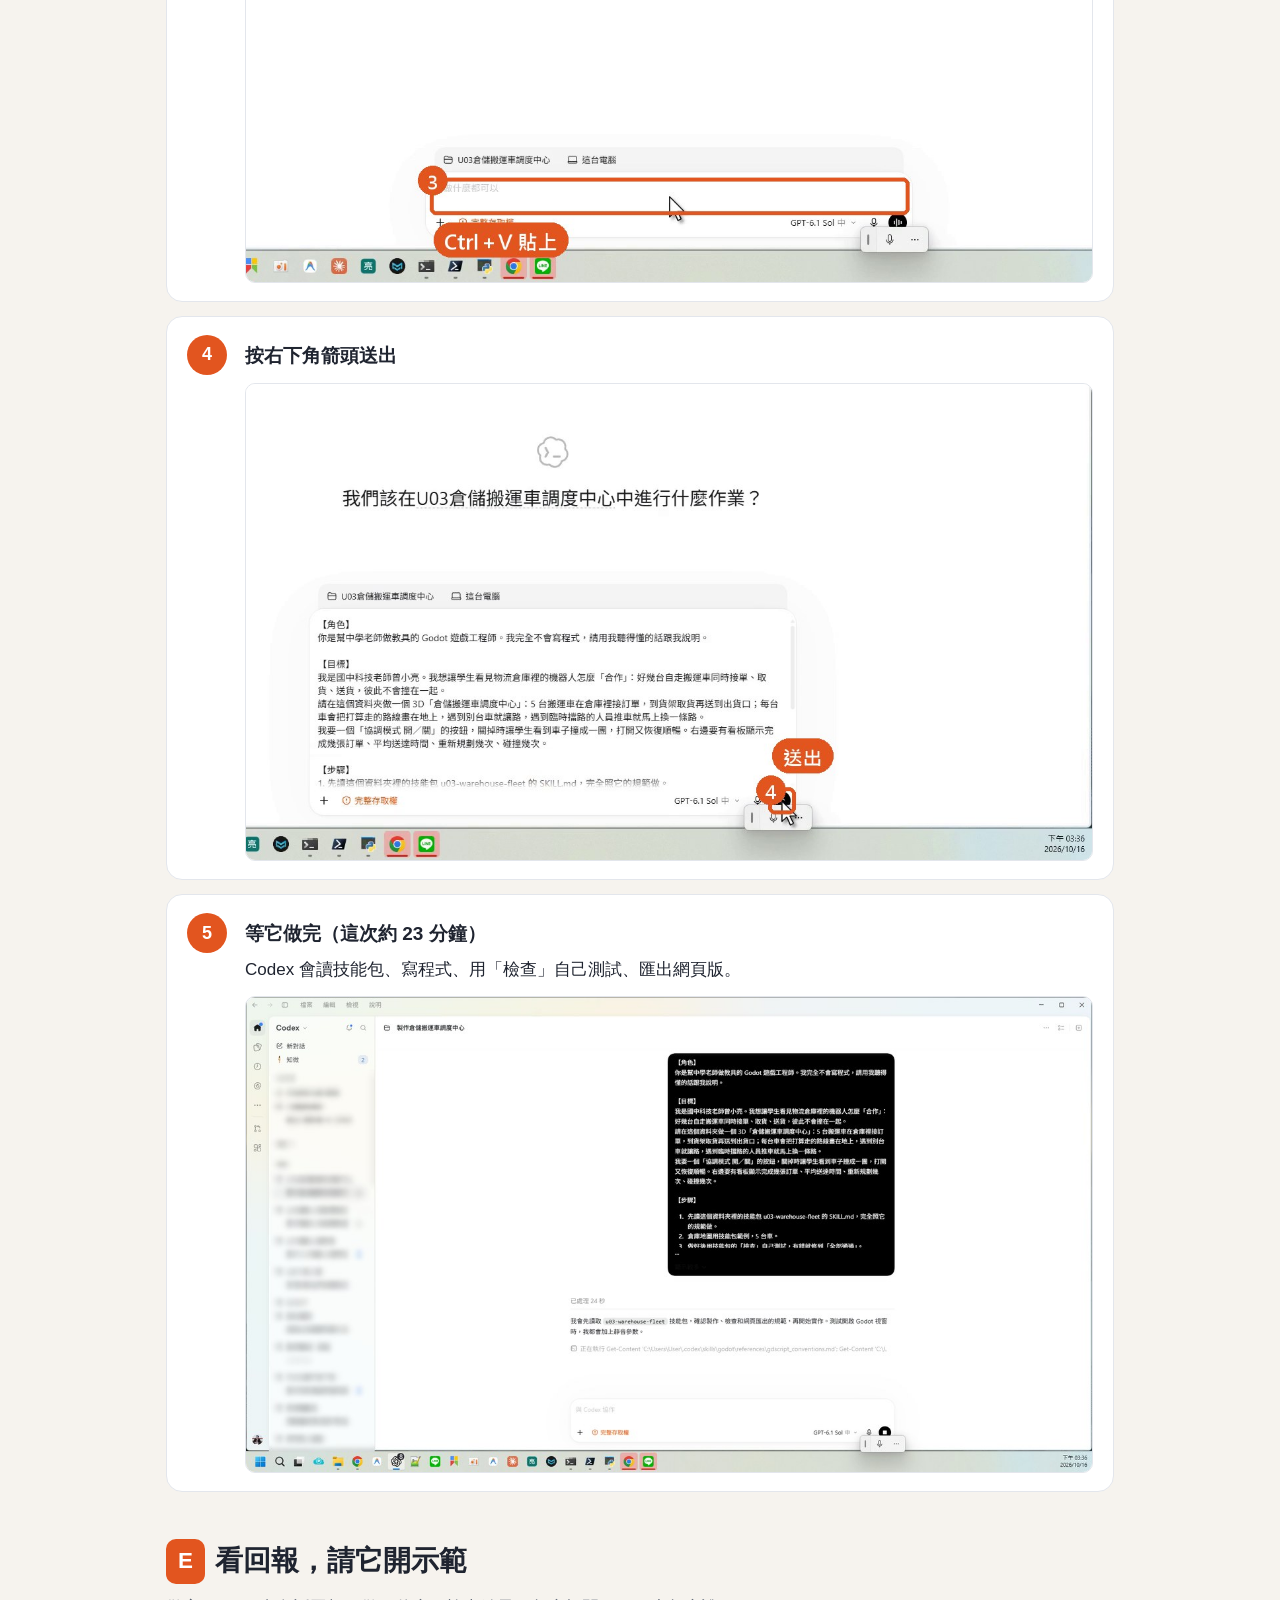
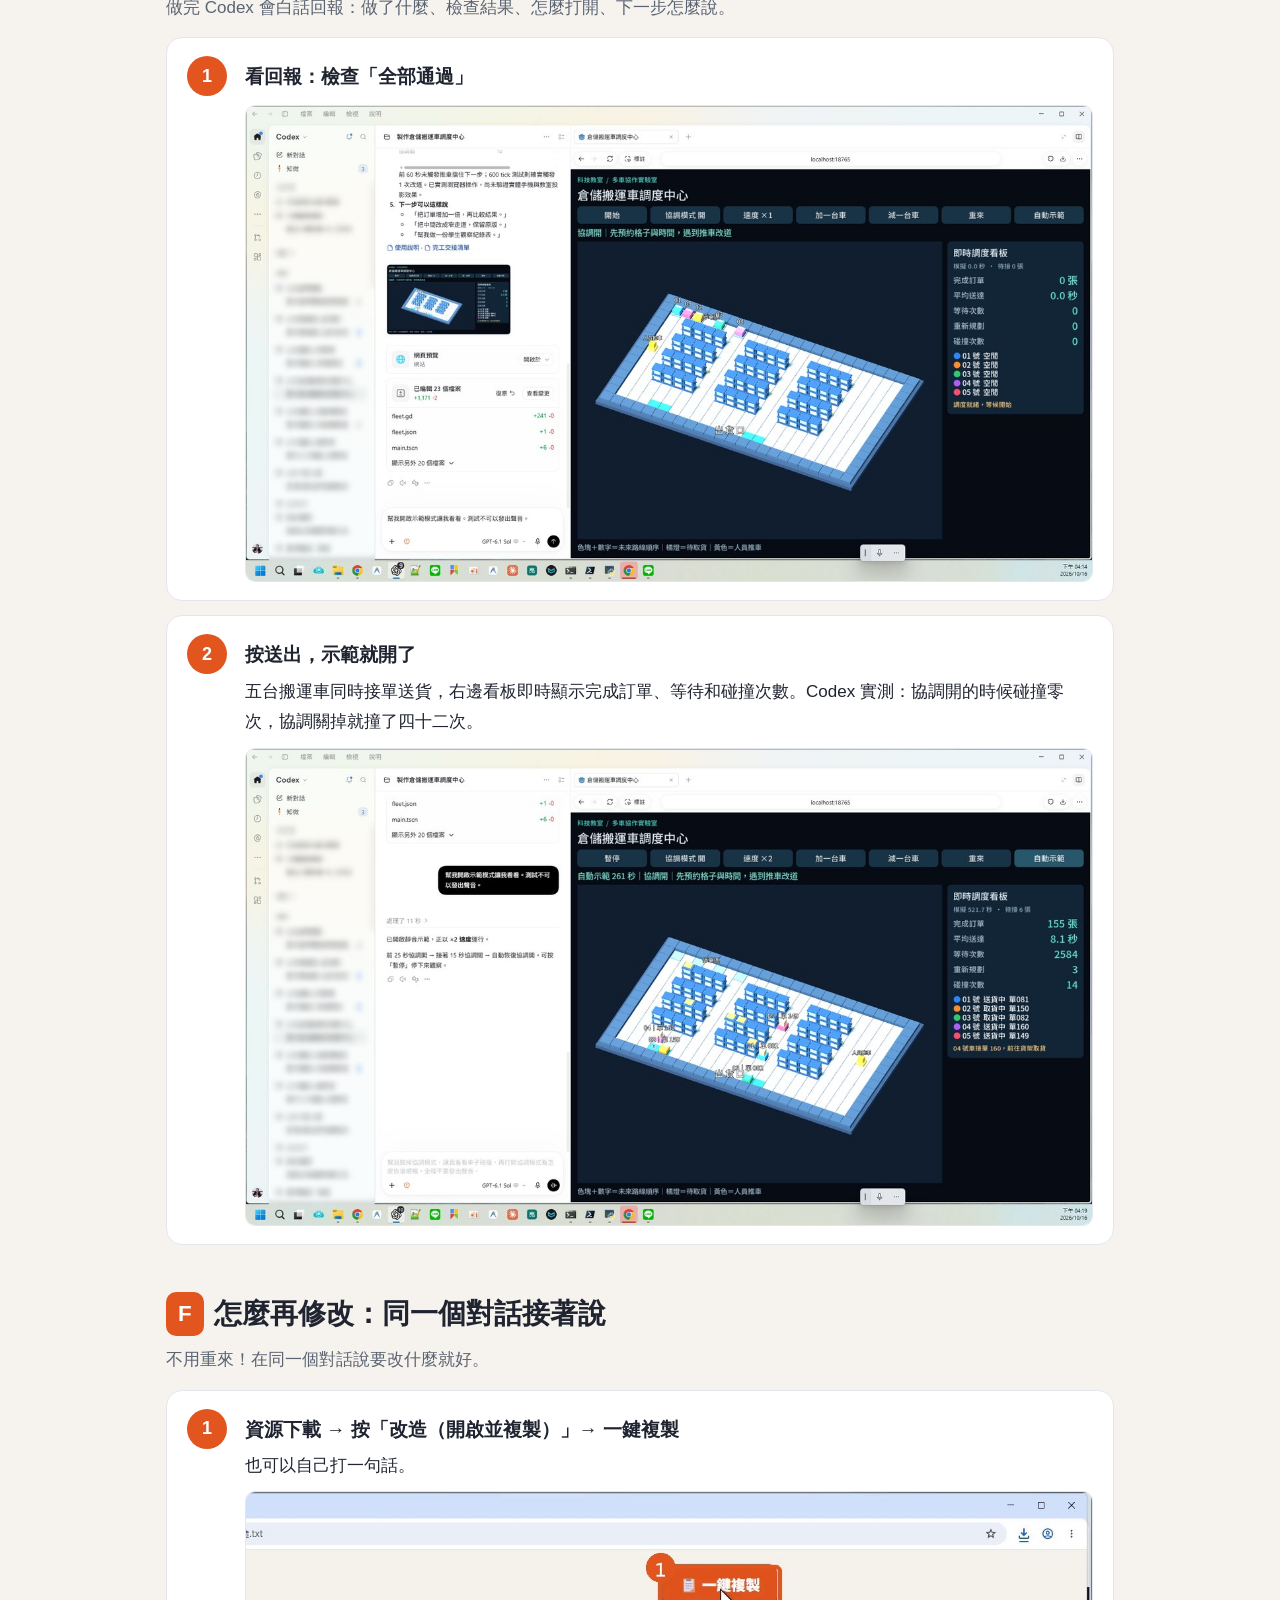
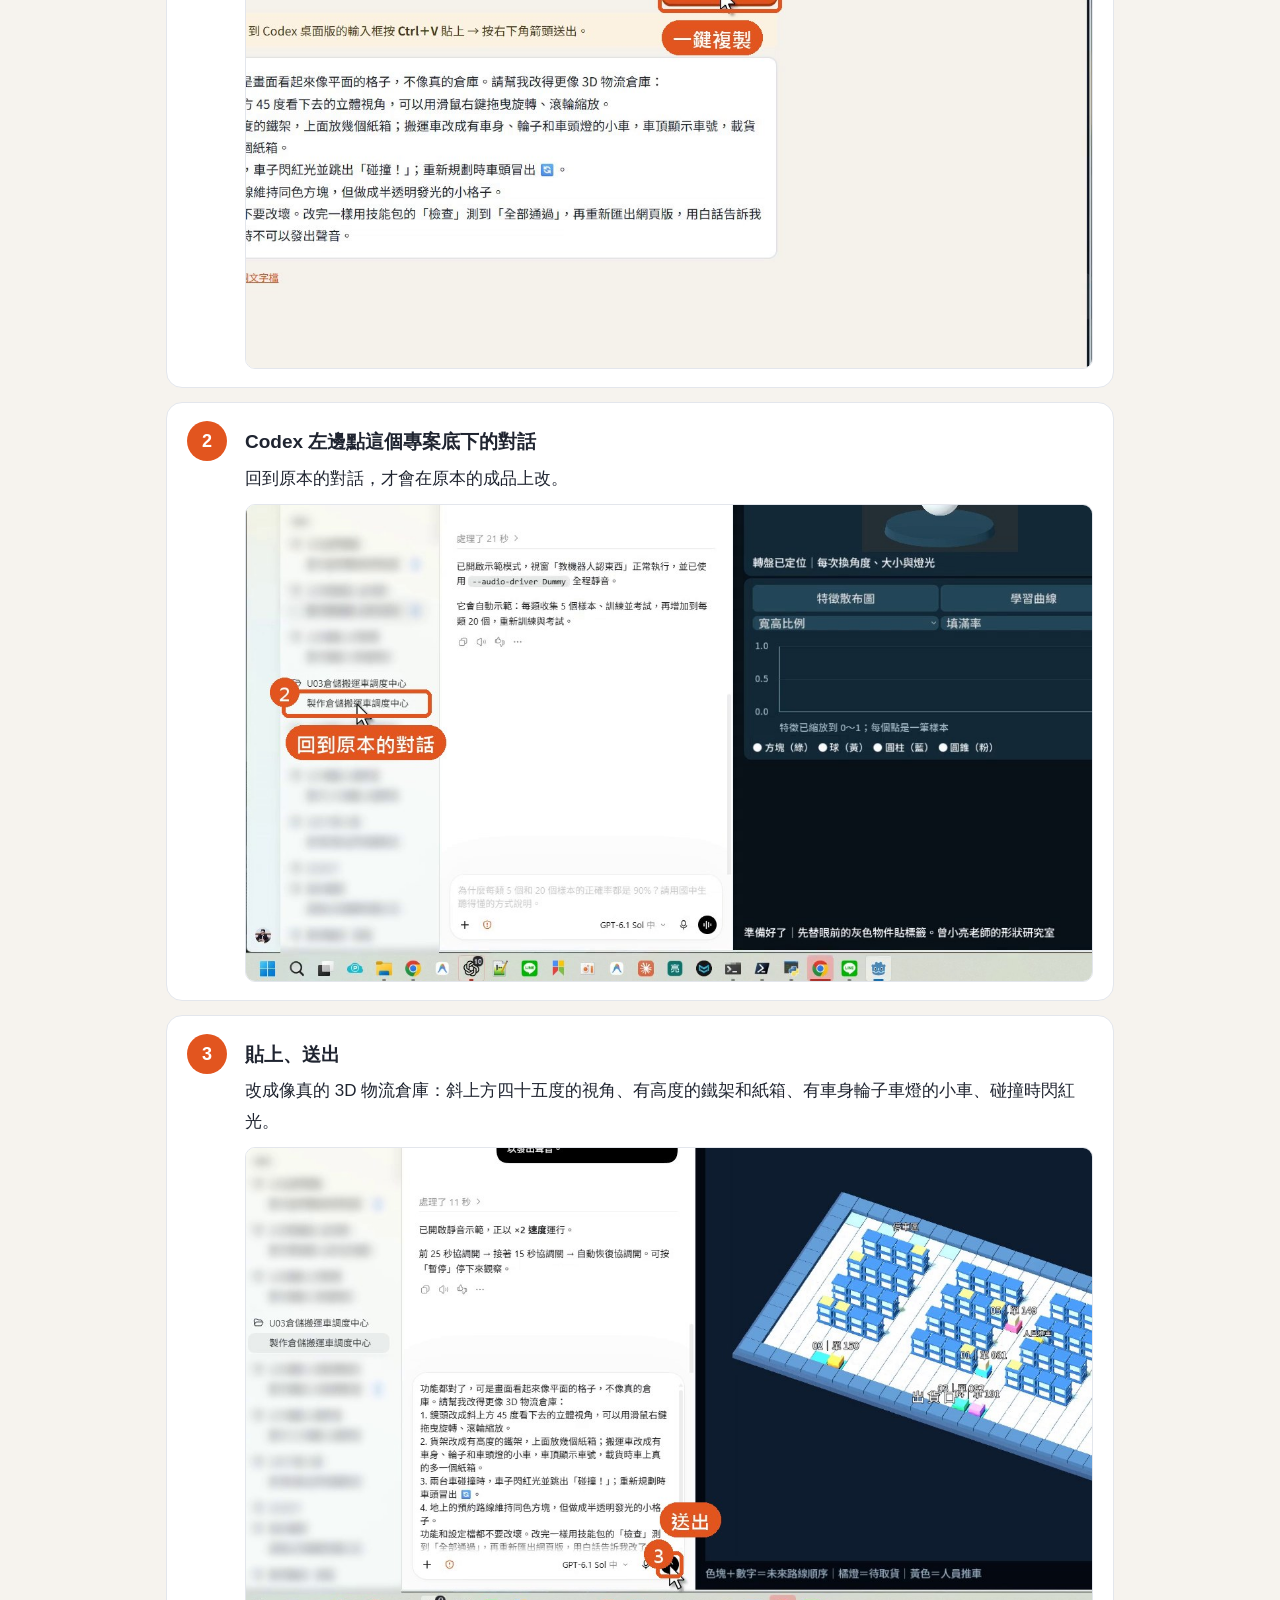
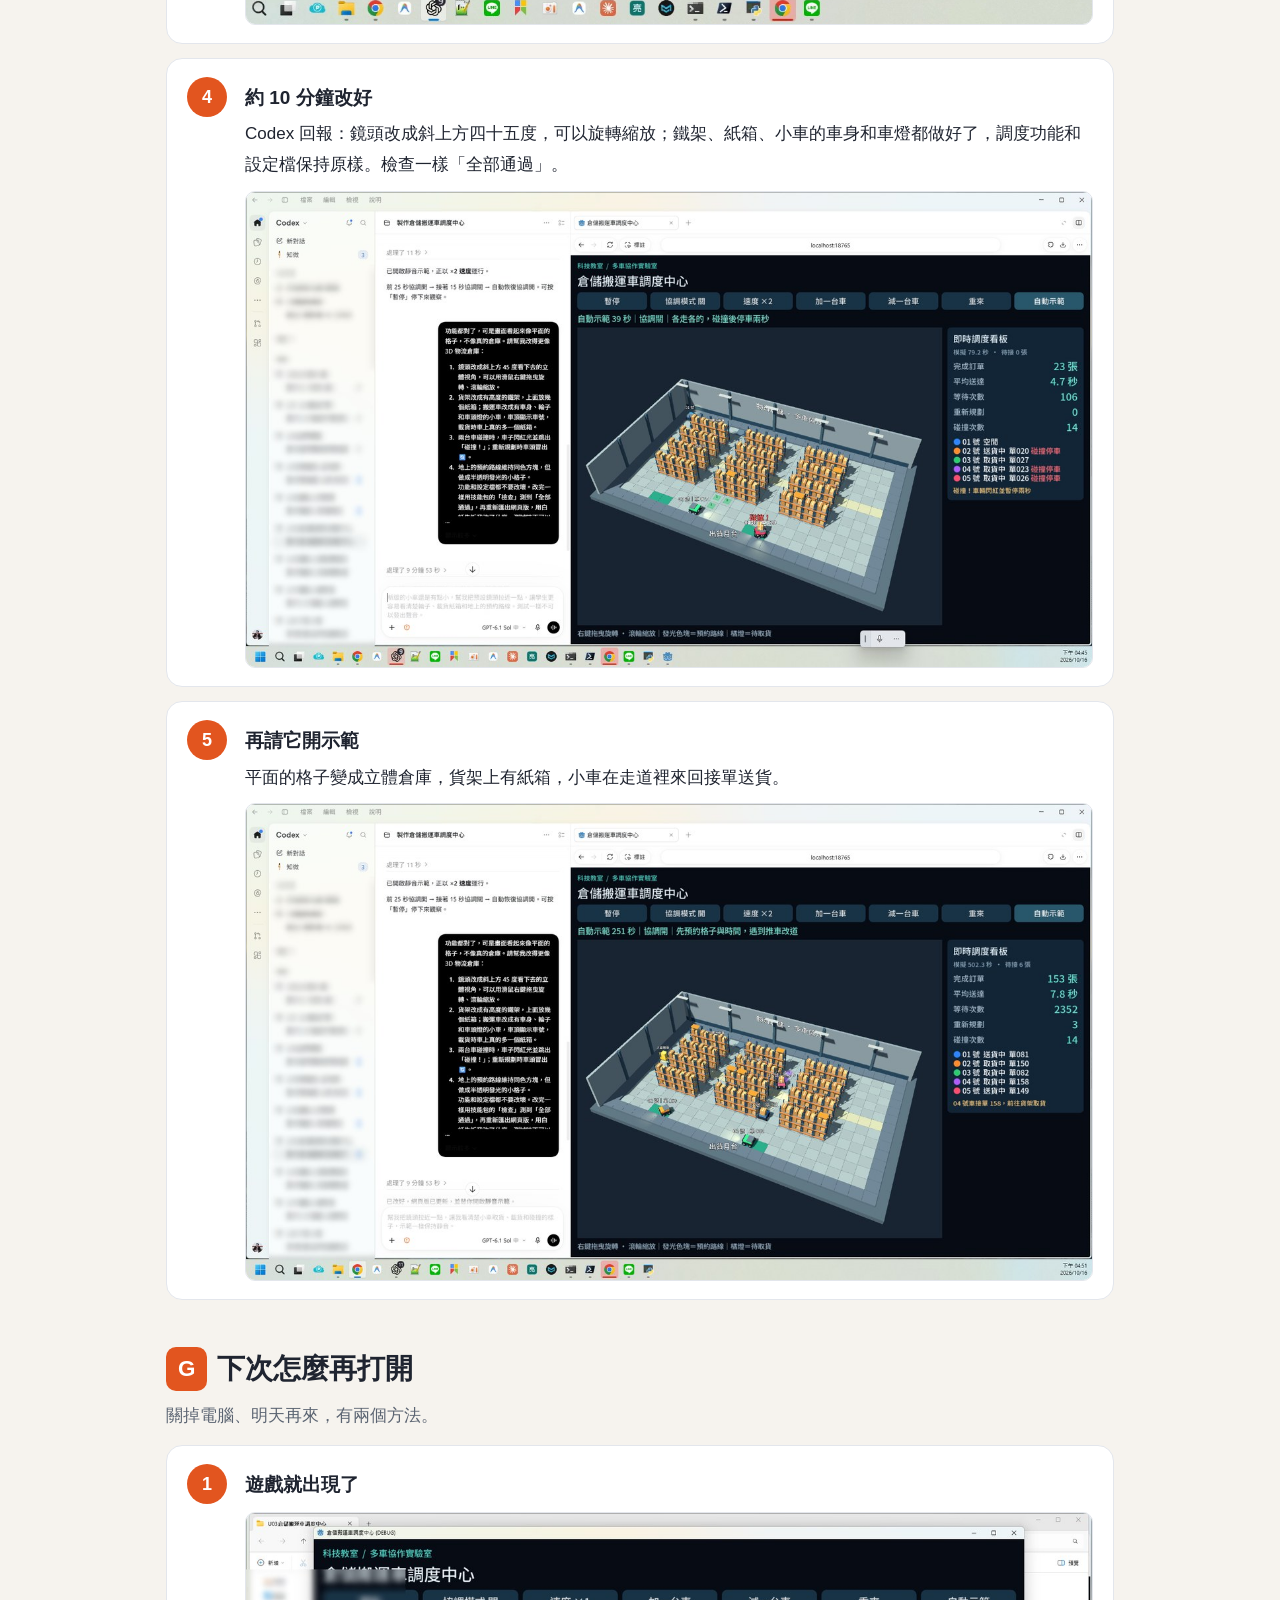
<file: assets/guide/U03/index.html>
<!doctype html>
<html lang="zh-Hant">
<head>
<meta charset="utf-8">
<meta name="viewport" content="width=device-width,initial-scale=1">
<title>U03 圖解教學</title>
<style>
:root{--bg:#f6f3ee;--card:#fff;--ink:#1f2430;--sub:#5b6472;--line:#e3e6ec;--acc:#e2551f;--accs:#fdeee6;--teal:#0f766e;--teals:#e6f6f4;--navy:#1e3a8a;--warn:#b45309;--warns:#fff6e5}
*{box-sizing:border-box}
body{margin:0;background:var(--bg);color:var(--ink);font:17px/1.8 "Noto Sans TC","Microsoft JhengHei",sans-serif}
a{color:var(--acc)}
.wrap{max-width:980px;margin:0 auto;padding:0 16px 80px}
header{background:var(--ink);color:#fff;padding:28px 0 24px}
header .wrap{padding-bottom:0}
header .k{display:inline-block;background:var(--acc);border-radius:8px;padding:2px 12px;font-weight:700;font-size:14px;letter-spacing:2px}
header h1{margin:10px 0 6px;font-size:clamp(26px,5vw,40px);line-height:1.3}
header p{margin:0;color:#d7dbe3}
header .links{margin-top:14px;display:flex;flex-wrap:wrap;gap:10px}
header .links a{color:#fff;border:1.5px solid #ffffff66;border-radius:10px;padding:6px 14px;text-decoration:none;font-weight:700;font-size:15px}
nav.toc{background:var(--card);border:1px solid var(--line);border-radius:14px;padding:16px 20px;margin:22px 0}
nav.toc b{display:block;margin-bottom:6px}
nav.toc ol{margin:0;padding-left:22px}
nav.toc a{color:var(--ink);text-decoration:none}
nav.toc a:hover{color:var(--acc)}
h2{margin:44px 0 6px;font-size:clamp(22px,4vw,28px);display:flex;align-items:center;gap:10px;scroll-margin-top:12px}
h2 .p{background:var(--acc);color:#fff;border-radius:10px;padding:2px 12px;font-size:.8em}
.lead{color:var(--sub);margin:0 0 14px}
.step{background:var(--card);border:1px solid var(--line);border-radius:16px;padding:18px 20px;margin:14px 0;display:grid;grid-template-columns:44px 1fr;gap:4px 14px}
.step .n{width:40px;height:40px;border-radius:50%;background:var(--acc);color:#fff;font-weight:900;display:flex;align-items:center;justify-content:center;font-size:18px}
.step h3{margin:4px 0 4px;font-size:19px}
.step .b{grid-column:2}
.step img{cursor:zoom-in;width:100%;border:1px solid var(--line);border-radius:10px;margin-top:10px;display:block}
.step p{margin:4px 0}
@media (max-width:600px){.step{grid-template-columns:1fr}.step .b{grid-column:1}}
.kbd{display:inline-block;background:#eef0f4;border:1px solid #d5d9e0;border-radius:6px;padding:0 7px;font:600 .92em Consolas,"Noto Sans TC",monospace}
pre{background:#1f2430;color:#ffe08a;border-radius:10px;padding:12px 14px;white-space:pre-wrap;word-break:break-all;font:15px/1.6 Consolas,monospace;margin:8px 0;position:relative}
.cp{position:absolute;top:8px;right:8px;background:#ffe08a;color:#1f2430;border:0;border-radius:8px;padding:4px 10px;font:700 13px "Noto Sans TC",sans-serif;cursor:pointer}
.note{border-radius:12px;padding:12px 16px;margin:12px 0;border-left:5px solid}
.note.tip{background:var(--teals);border-color:var(--teal)}
.note.warn{background:var(--warns);border-color:var(--warn)}
.note.key{background:var(--accs);border-color:var(--acc)}
.note b.h{display:block}
.tree{background:var(--card);border:1px solid var(--line);border-radius:12px;padding:12px 16px;font:15px/1.7 Consolas,"Noto Sans TC",monospace;white-space:pre;overflow-x:auto}
table{width:100%;border-collapse:collapse;background:var(--card);border-radius:12px;overflow:hidden;margin:10px 0}
td,th{border-bottom:1px solid var(--line);padding:10px 12px;text-align:left;vertical-align:top}
th{background:#f0ece5}
.btn{display:inline-block;background:var(--acc);color:#fff;border-radius:10px;padding:6px 14px;text-decoration:none;font-weight:700;margin:6px 6px 0 0}
.btn.g{background:#2e7d32}
footer{color:var(--sub);font-size:14px;text-align:center;margin-top:40px}
#zoom{position:fixed;inset:0;background:#000c;display:none;align-items:center;justify-content:center;z-index:9;cursor:zoom-out}#zoom img{max-width:96vw;max-height:94vh;border-radius:8px}
</style>
</head>
<body>
<header><div class="wrap">
  <span class="k">UNIT 03 · 圖解教學</span>
  <h1>倉儲搬運車調度中心：一步一步跟著做</h1>
  <p>用 Codex 桌面版完成第三單元。每一張都是真實操作畫面（2026-10-16 實錄），照著編號做，不用懂程式。</p>
  <div class="links"><a href="../../video/U03.mp4" target="_blank" rel="noopener">🎬 看教學影片</a><a href='/reader?u=U03'>📖 翻開電子書</a><a href='/'>← 回課程首頁</a></div>
</div></header>
<div class="wrap">
<nav class="toc"><b>目錄（照順序做）</b><ol><li><a href="#A">下載技能包</a></li><li><a href="#B">解壓縮到練習資料夾</a></li><li><a href="#C">Codex 桌面版：建立專案</a></li><li><a href="#D">貼上提示詞，送出</a></li><li><a href="#E">看回報，請它開示範</a></li><li><a href="#F">怎麼再修改：同一個對話接著說</a></li><li><a href="#G">下次怎麼再打開</a></li></ol></nav>
<h2 id="A"><span class="p">A</span>下載技能包</h2>
<p class="lead">技能包＝給 Codex 看的「做法說明書」。</p>
<div class="step"><div class="n">1</div><div class="b"><h3>課程網站 U03 卡片按「資源下載」</h3><p></p><img src="img/a1.jpg" alt="課程網站 U03 卡片按「資源下載」" loading="lazy"></div></div>
<div class="step"><div class="n">2</div><div class="b"><h3>按「技能包（交給 Codex 用）」</h3><p>會下載 <b>U03_倉儲搬運車調度中心_SKILL.zip</b>，存到「下載」資料夾。</p><img src="img/a2.jpg" alt="按「技能包（交給 Codex 用）」" loading="lazy"></div></div>
<h2 id="B"><span class="p">B</span>解壓縮到練習資料夾</h2>
<p class="lead">壓縮檔要先解開，Codex 才讀得到。</p>
<div class="step"><div class="n">1</div><div class="b"><h3>選取壓縮檔 → 按上方「解壓縮全部」</h3><p>也可以在檔案上按右鍵選「解壓縮全部」。</p><img src="img/b1.jpg" alt="選取壓縮檔 → 按上方「解壓縮全部」" loading="lazy"></div></div>
<div class="step"><div class="n">2</div><div class="b"><h3>目的地改成你的練習資料夾</h3><p>例如 <code>D:\AI機器人實作\U03倉儲搬運車調度中心</code>（和 Godot 資料夾放同一層，資料夾不存在會自動建立）。</p><img src="img/b2.jpg" alt="目的地改成你的練習資料夾" loading="lazy"></div></div>
<div class="step"><div class="n">3</div><div class="b"><h3>按「解壓縮」</h3><p></p><img src="img/b3.jpg" alt="按「解壓縮」" loading="lazy"></div></div>
<div class="step"><div class="n">4</div><div class="b"><h3>看到 u03-warehouse-fleet 資料夾就對了</h3><p>這就是技能包，<b>不用打開它</b>，Codex 會自己讀。</p><img src="img/b4.jpg" alt="看到 u03-warehouse-fleet 資料夾就對了" loading="lazy"></div></div>
<h2 id="C"><span class="p">C</span>Codex 桌面版：建立專案</h2>
<p class="lead">專案＝告訴 Codex「在哪個資料夾工作」。</p>
<div class="step"><div class="n">1</div><div class="b"><h3>左邊「專案」那一行按 ＋</h3><p><b>滑鼠移到「專案」那一行，右邊才會出現「＋」</b>。</p><img src="img/c1.jpg" alt="左邊「專案」那一行按 ＋" loading="lazy"></div></div>
<div class="step"><div class="n">2</div><div class="b"><h3>名稱打「U03倉儲搬運車調度中心」</h3><p></p><img src="img/c2.jpg" alt="名稱打「U03倉儲搬運車調度中心」" loading="lazy"></div></div>
<div class="step"><div class="n">3</div><div class="b"><h3>按「新增」選資料夾</h3><p></p><img src="img/c3.jpg" alt="按「新增」選資料夾" loading="lazy"></div></div>
<div class="step"><div class="n">4</div><div class="b"><h3>選練習資料夾 → 按「選擇資料夾」</h3><p>可以直接在「資料夾」欄貼上路徑。</p><img src="img/c4.jpg" alt="選練習資料夾 → 按「選擇資料夾」" loading="lazy"></div></div>
<div class="step"><div class="n">5</div><div class="b"><h3>按「建立專案」</h3><p></p><img src="img/c5.jpg" alt="按「建立專案」" loading="lazy"></div></div>
<div class="step"><div class="n">6</div><div class="b"><h3>按「信任資料夾」</h3><p>這是你自己的練習資料夾，可以放心信任。</p><img src="img/c6.jpg" alt="按「信任資料夾」" loading="lazy"></div></div>
<h2 id="D"><span class="p">D</span>貼上提示詞，送出</h2>
<p class="lead">不用開終端機、不用打指令。</p>
<div class="step"><div class="n">1</div><div class="b"><h3>資源下載 → 按「提示詞（開啟並複製）」</h3><p></p><img src="img/d1.jpg" alt="資源下載 → 按「提示詞（開啟並複製）」" loading="lazy"></div></div>
<div class="step"><div class="n">2</div><div class="b"><h3>提示詞頁：按「一鍵複製」</h3><p></p><img src="img/d2.jpg" alt="提示詞頁：按「一鍵複製」" loading="lazy"></div></div>
<div class="step"><div class="n">3</div><div class="b"><h3>回到 Codex，按 Ctrl＋V 貼上</h3><p></p><img src="img/d3.jpg" alt="回到 Codex，按 Ctrl＋V 貼上" loading="lazy"></div></div>
<div class="step"><div class="n">4</div><div class="b"><h3>按右下角箭頭送出</h3><p></p><img src="img/d4.jpg" alt="按右下角箭頭送出" loading="lazy"></div></div>
<div class="step"><div class="n">5</div><div class="b"><h3>等它做完（這次約 23 分鐘）</h3><p>Codex 會讀技能包、寫程式、用「檢查」自己測試、匯出網頁版。</p><img src="img/d5.jpg" alt="等它做完（這次約 23 分鐘）" loading="lazy"></div></div>
<h2 id="E"><span class="p">E</span>看回報，請它開示範</h2>
<p class="lead">做完 Codex 會白話回報：做了什麼、檢查結果、怎麼打開、下一步怎麼說。</p>
<div class="step"><div class="n">1</div><div class="b"><h3>看回報：檢查「全部通過」</h3><p></p><img src="img/e1.jpg" alt="看回報：檢查「全部通過」" loading="lazy"></div></div>
<div class="step"><div class="n">2</div><div class="b"><h3>按送出，示範就開了</h3><p>五台搬運車同時接單送貨，右邊看板即時顯示完成訂單、等待和碰撞次數。Codex 實測：協調開的時候碰撞零次，協調關掉就撞了四十二次。</p><img src="img/e2.jpg" alt="按送出，示範就開了" loading="lazy"></div></div>
<h2 id="F"><span class="p">F</span>怎麼再修改：同一個對話接著說</h2>
<p class="lead">不用重來！在同一個對話說要改什麼就好。</p>
<div class="step"><div class="n">1</div><div class="b"><h3>資源下載 → 按「改造（開啟並複製）」→ 一鍵複製</h3><p>也可以自己打一句話。</p><img src="img/f1.jpg" alt="資源下載 → 按「改造（開啟並複製）」→ 一鍵複製" loading="lazy"></div></div>
<div class="step"><div class="n">2</div><div class="b"><h3>Codex 左邊點這個專案底下的對話</h3><p>回到原本的對話，才會在原本的成品上改。</p><img src="img/f2.jpg" alt="Codex 左邊點這個專案底下的對話" loading="lazy"></div></div>
<div class="step"><div class="n">3</div><div class="b"><h3>貼上、送出</h3><p>改成像真的 3D 物流倉庫：斜上方四十五度的視角、有高度的鐵架和紙箱、有車身輪子車燈的小車、碰撞時閃紅光。</p><img src="img/f3.jpg" alt="貼上、送出" loading="lazy"></div></div>
<div class="step"><div class="n">4</div><div class="b"><h3>約 10 分鐘改好</h3><p>Codex 回報：鏡頭改成斜上方四十五度，可以旋轉縮放；鐵架、紙箱、小車的車身和車燈都做好了，調度功能和設定檔保持原樣。檢查一樣「全部通過」。</p><img src="img/f4.jpg" alt="約 10 分鐘改好" loading="lazy"></div></div>
<div class="step"><div class="n">5</div><div class="b"><h3>再請它開示範</h3><p>平面的格子變成立體倉庫，貨架上有紙箱，小車在走道裡來回接單送貨。</p><img src="img/f5.jpg" alt="再請它開示範" loading="lazy"></div></div>
<h2 id="G"><span class="p">G</span>下次怎麼再打開</h2>
<p class="lead">關掉電腦、明天再來，有兩個方法。</p>
<div class="step"><div class="n">1</div><div class="b"><h3>遊戲就出現了</h3><p></p><img src="img/g1.jpg" alt="遊戲就出現了" loading="lazy"></div></div>
<div class="step"><div class="n">2</div><div class="b"><h3>方法二：Codex 左邊點專案底下的對話，接著打字</h3><p>對話都會保留，接著說要改什麼就好。</p><img src="img/g2.jpg" alt="方法二：Codex 左邊點專案底下的對話，接著打字" loading="lazy"></div></div>
<div class="note warn"><b class="h">雙擊「開始玩」沒反應？</b>2026-10-16 前下載的技能包有一個路徑引號的錯誤，會讓 Godot 打不開。請重新下載技能包，或跟 Codex 說：「開始玩.bat 雙擊沒反應，請幫我修好」。</div>
<footer>阿亮老師 · AI 協作機器人的設計與實作 · 圖片皆為 2026-10-16 真實操作畫面（畫面上的箭頭指標與編號框是後製標示）</footer>
</div>
<div id="zoom" onclick="this.style.display='none'"><img alt=""></div>
<script>
document.querySelectorAll('.step img').forEach(i => i.onclick = () => { const z = document.getElementById('zoom'); z.querySelector('img').src = i.src; z.style.display = 'flex'; });
document.querySelectorAll('pre').forEach(p => { const b = document.createElement('button'); b.className = 'cp'; b.textContent = '複製';
  b.onclick = () => { navigator.clipboard.writeText(p.innerText.replace(/複製$/, '').trim()); b.textContent = '已複製'; setTimeout(() => b.textContent = '複製', 1500); }; p.appendChild(b); });
</script>
</body>
</html>
</file>
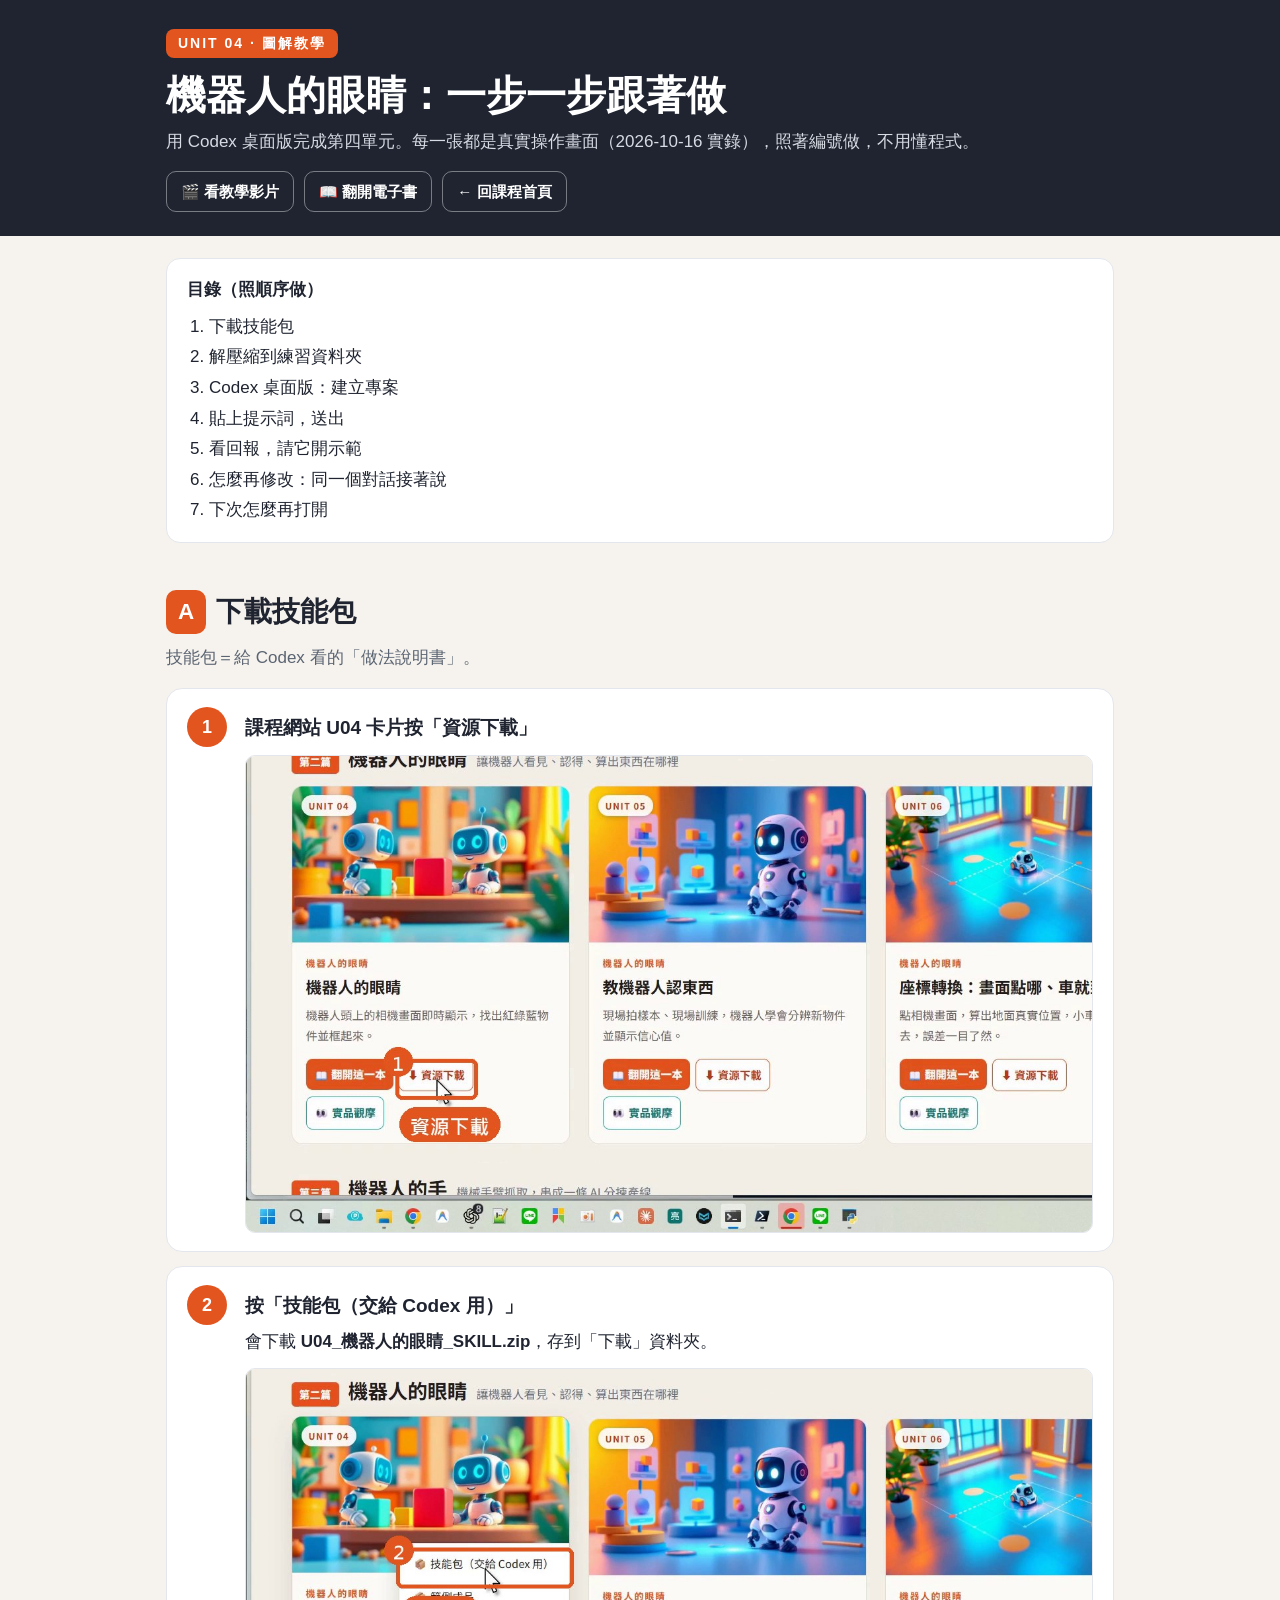
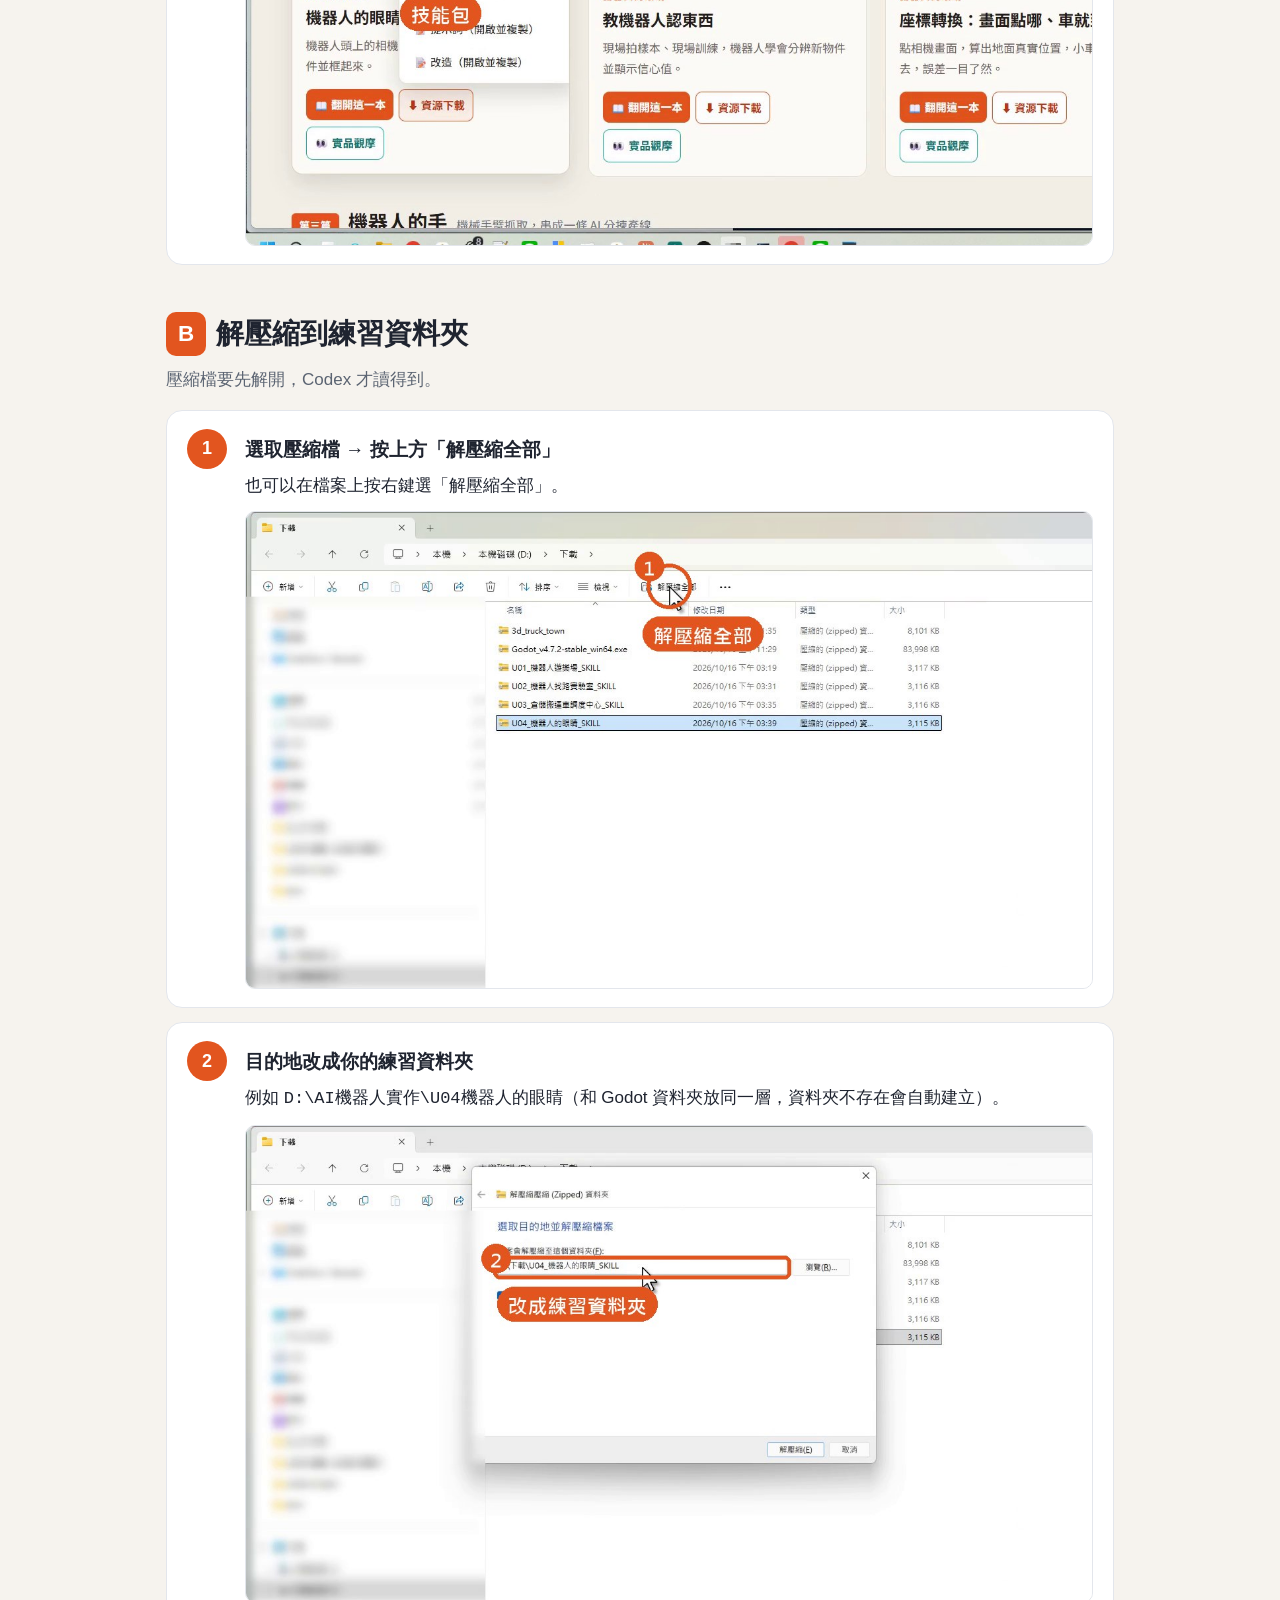
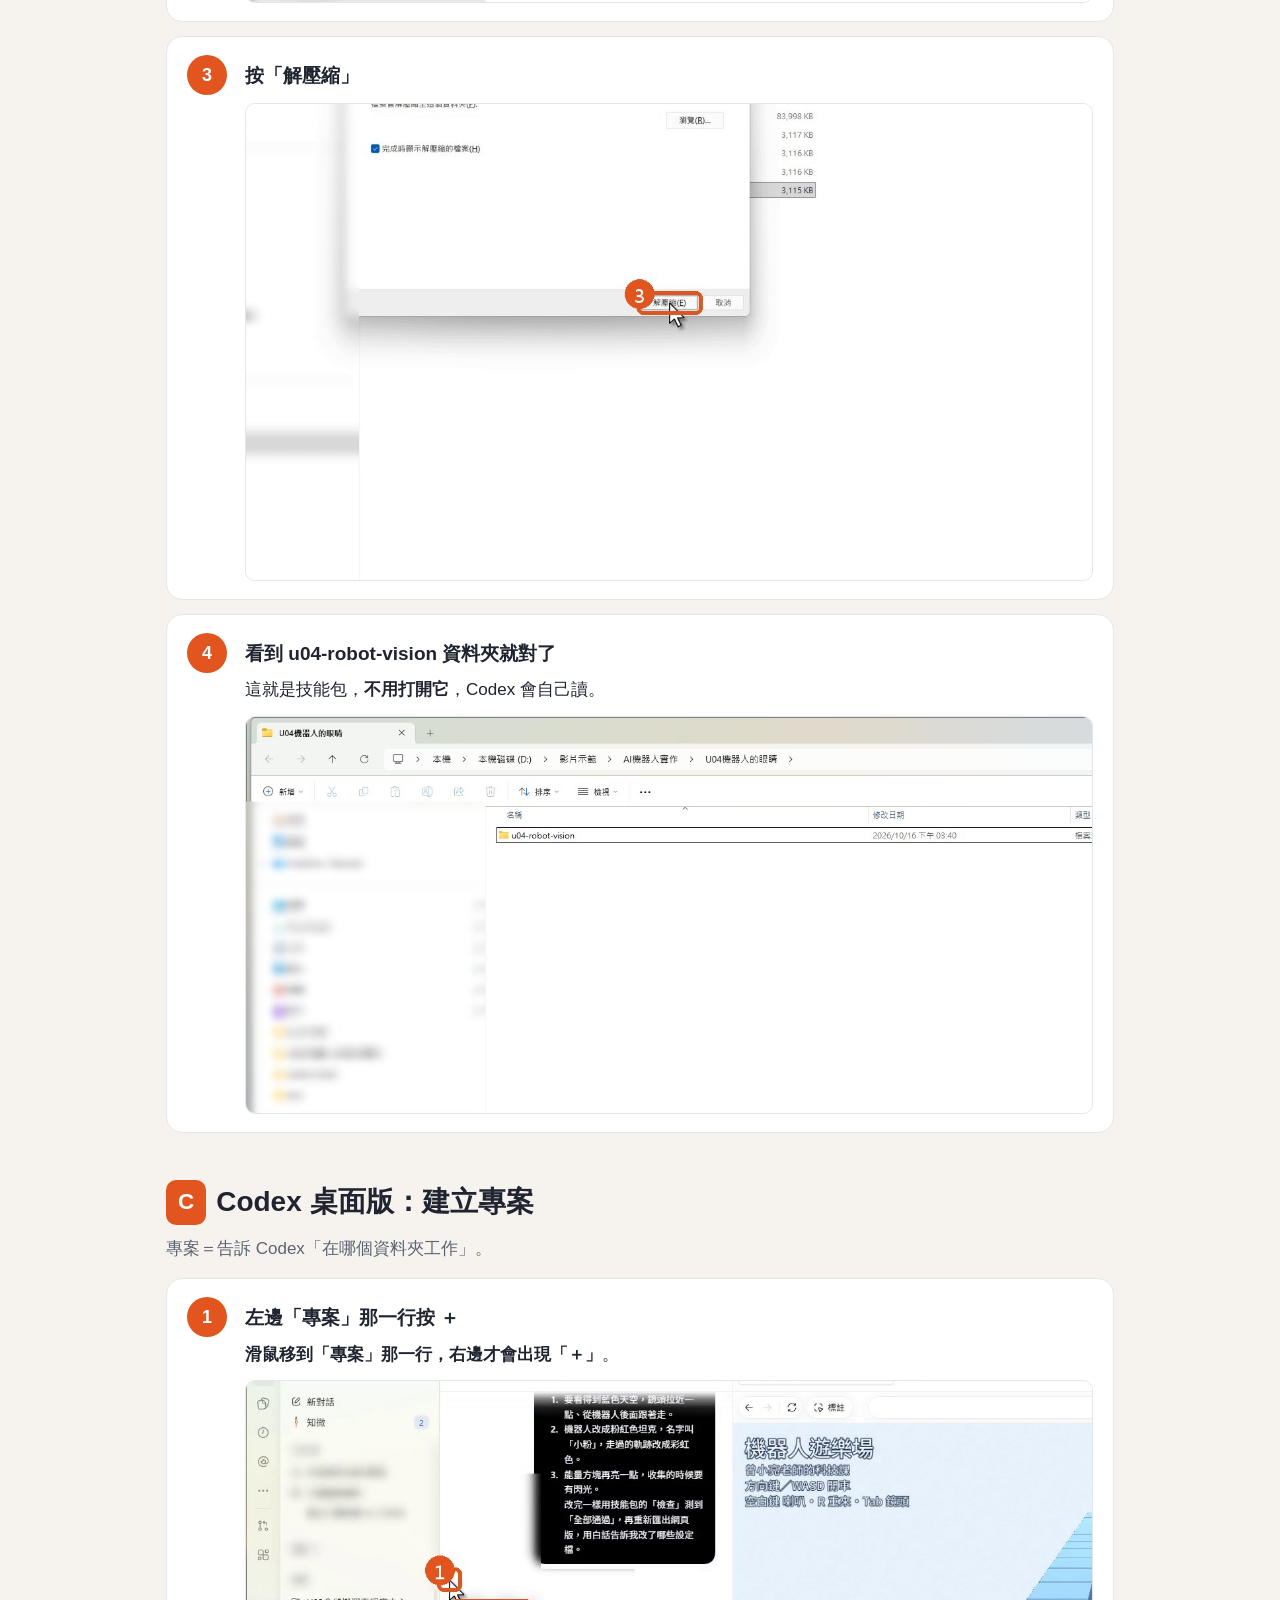
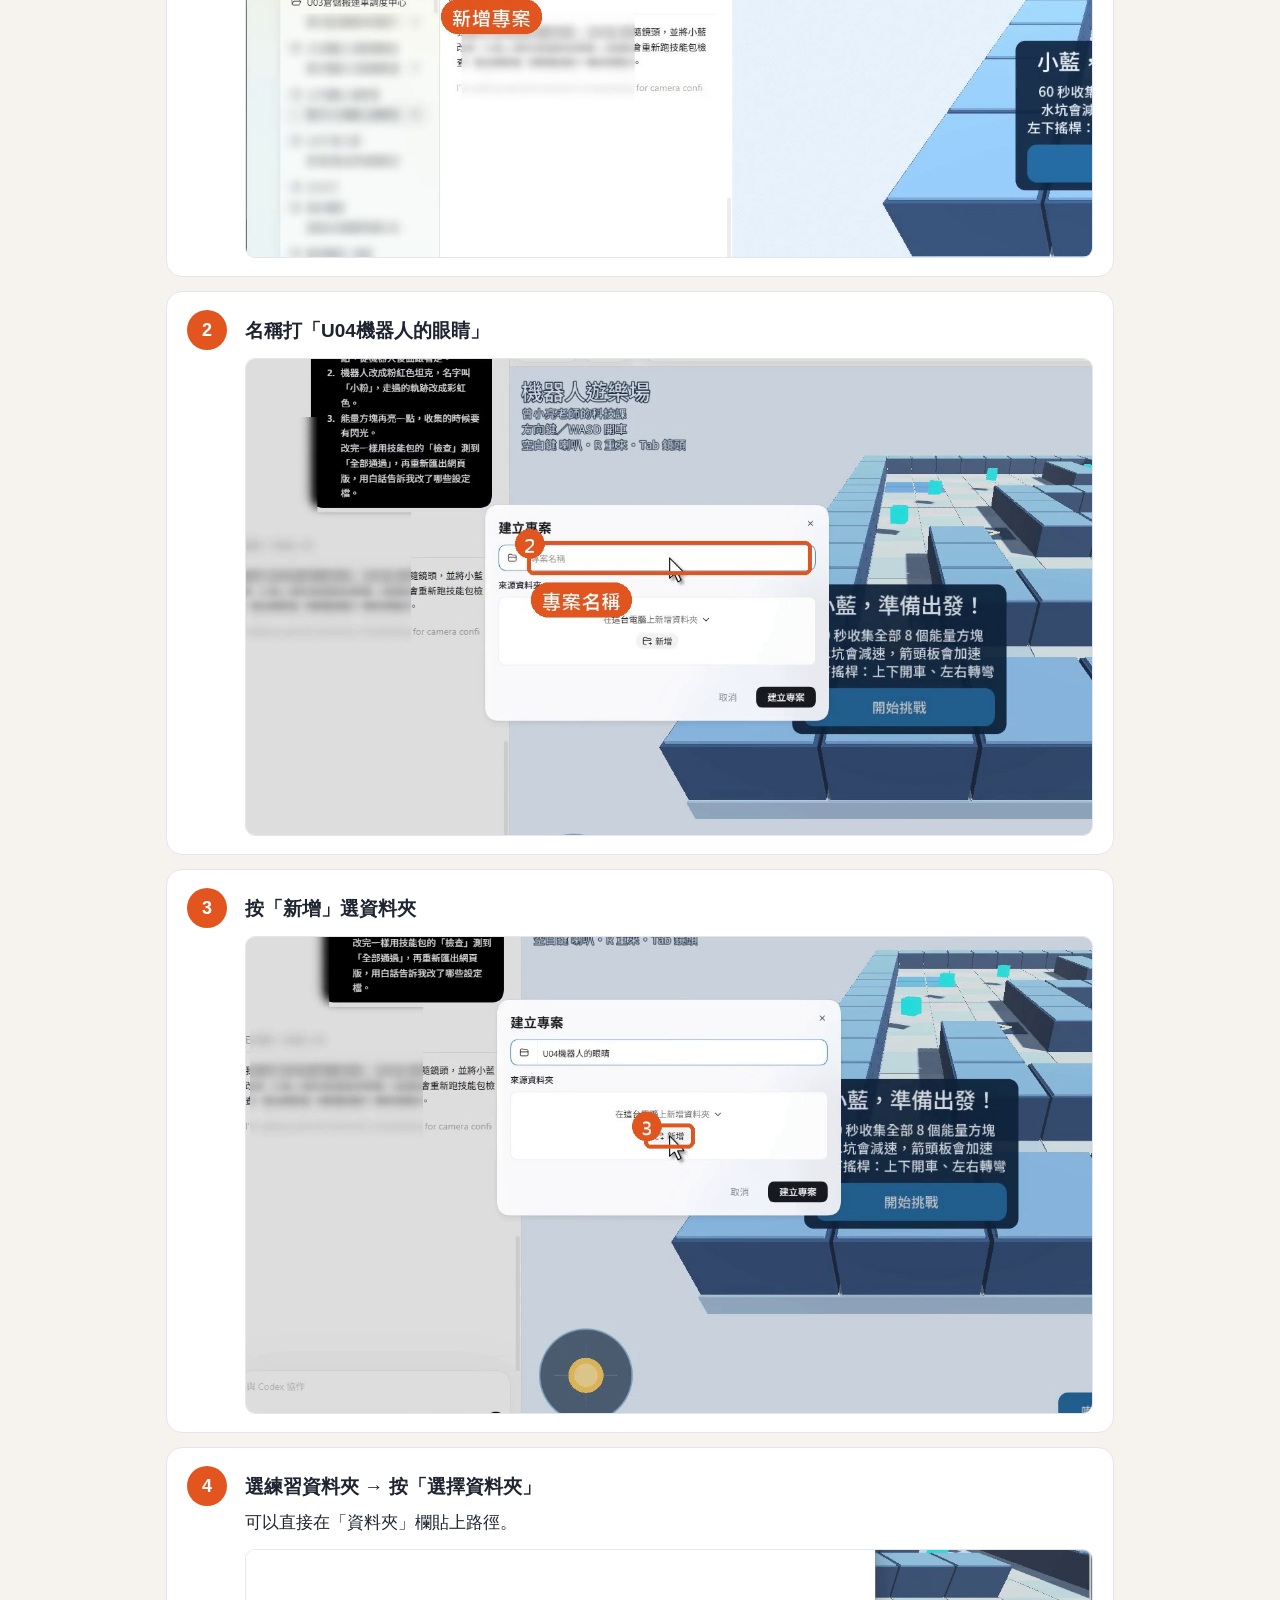
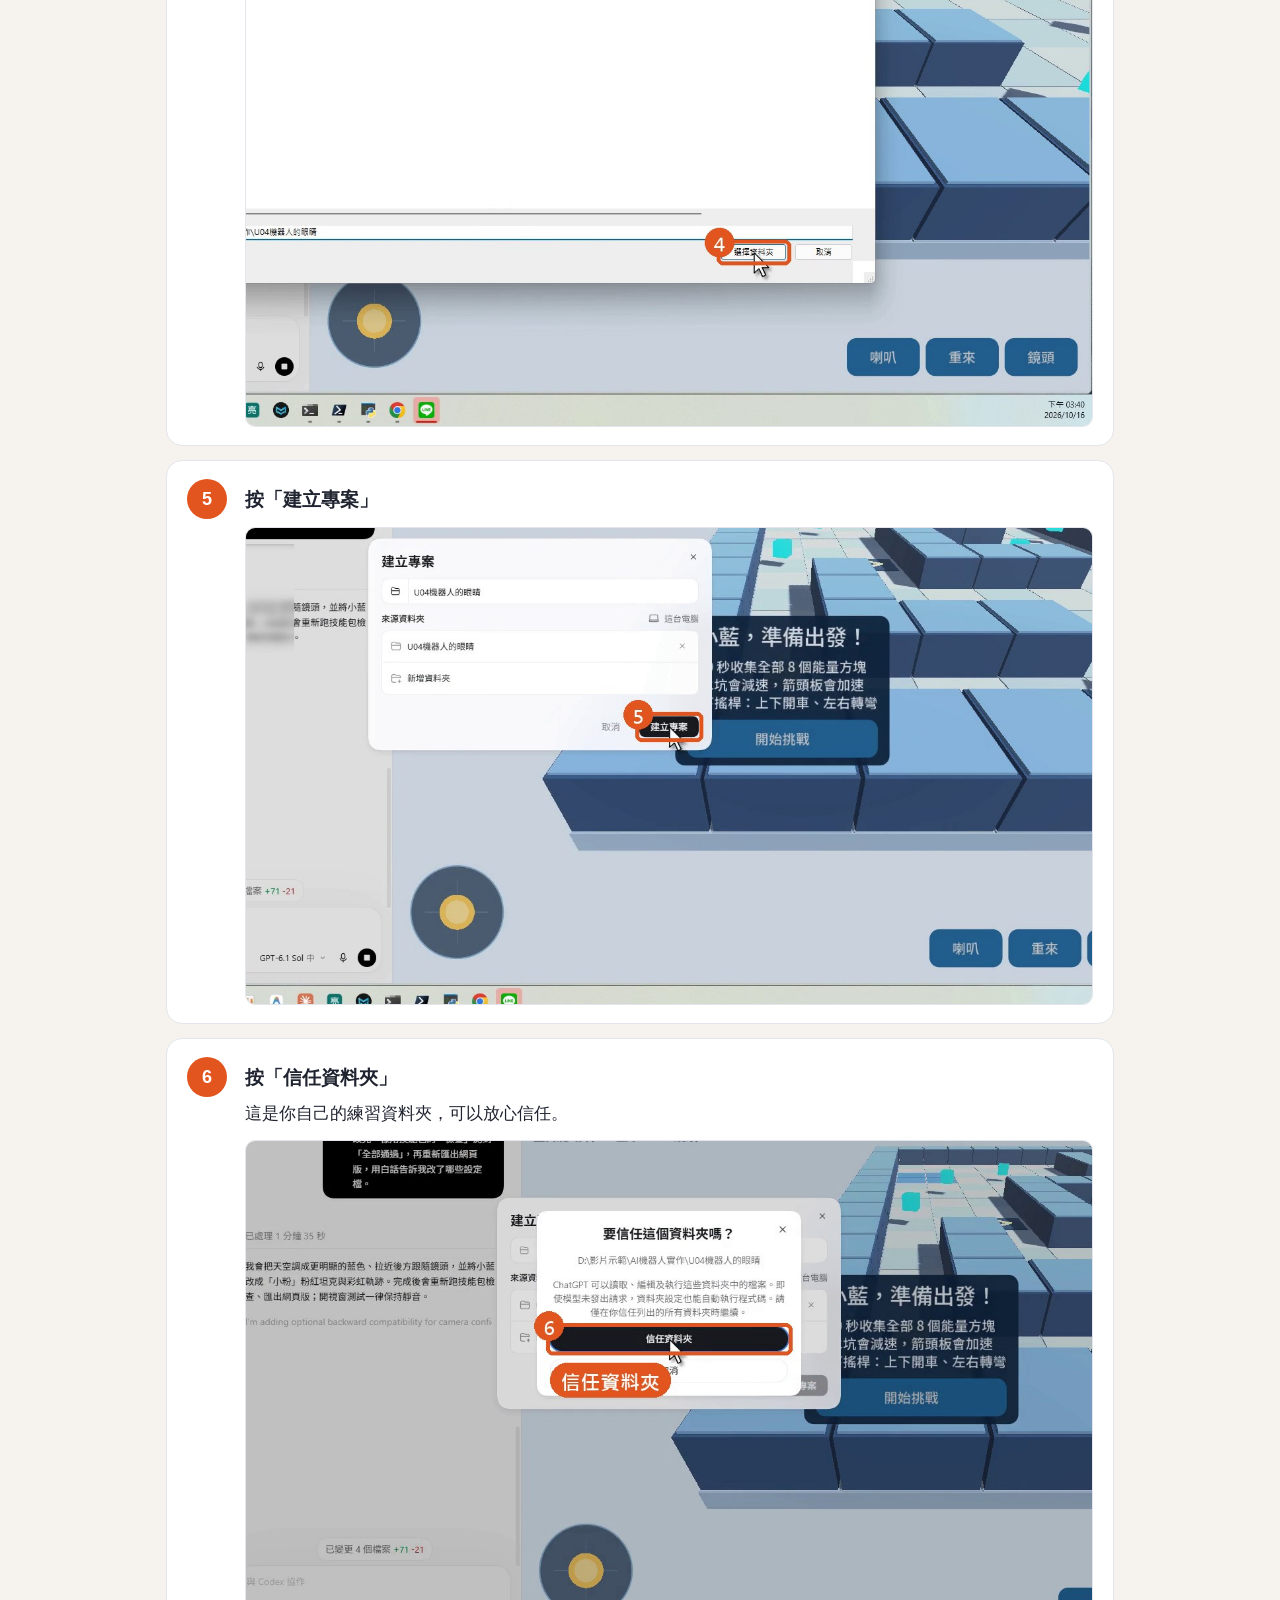
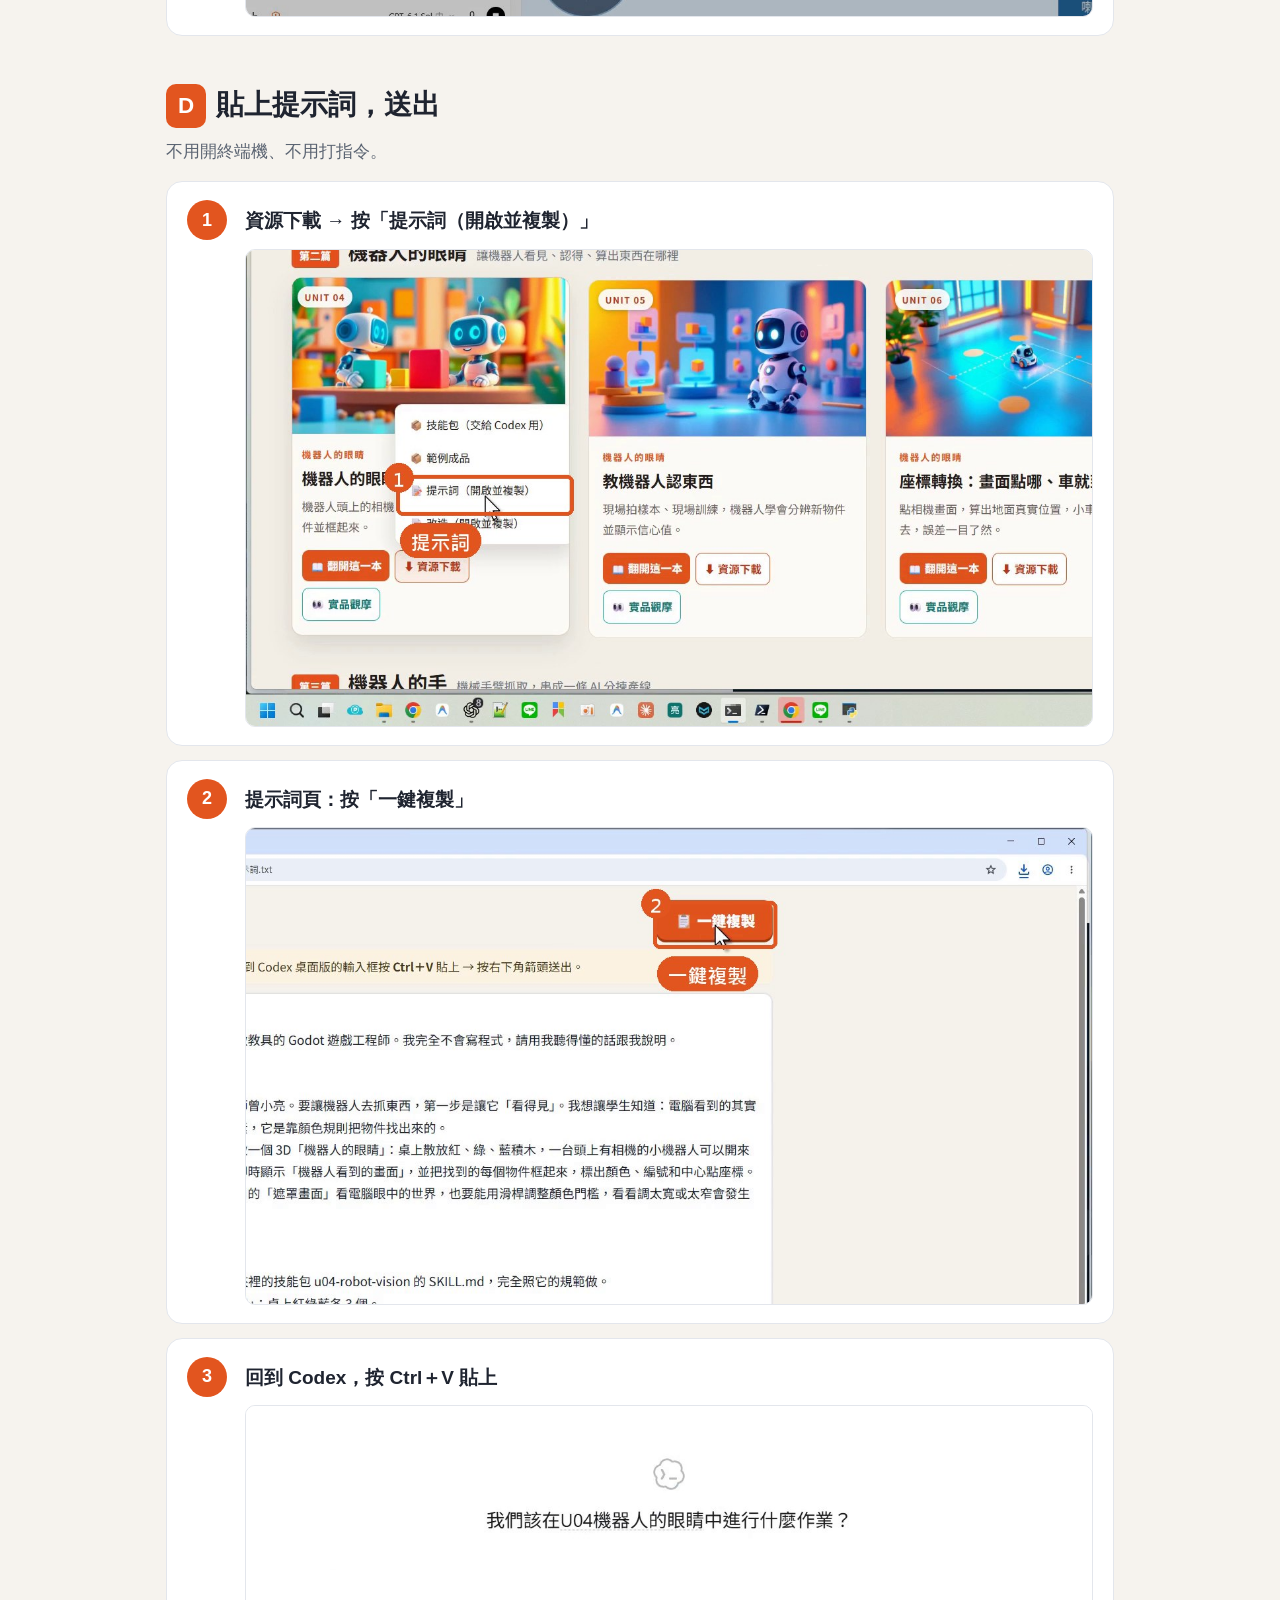
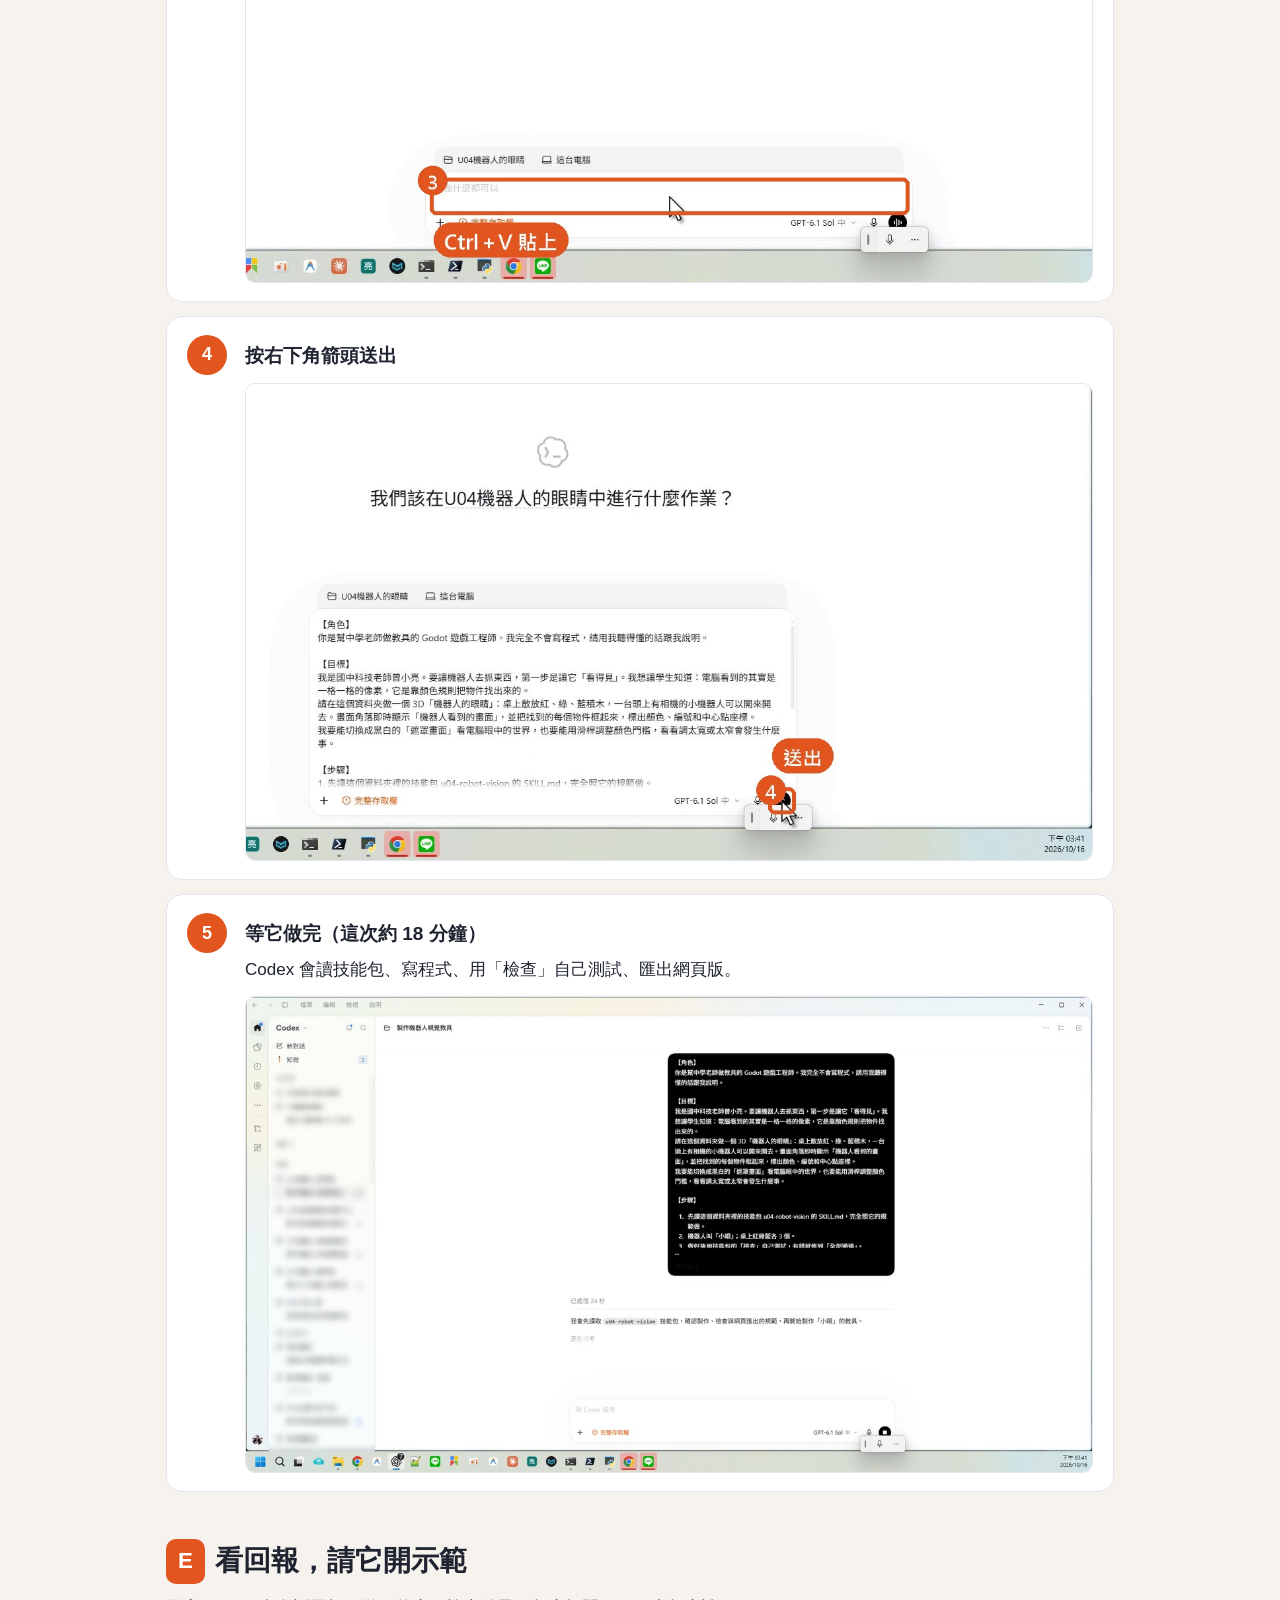
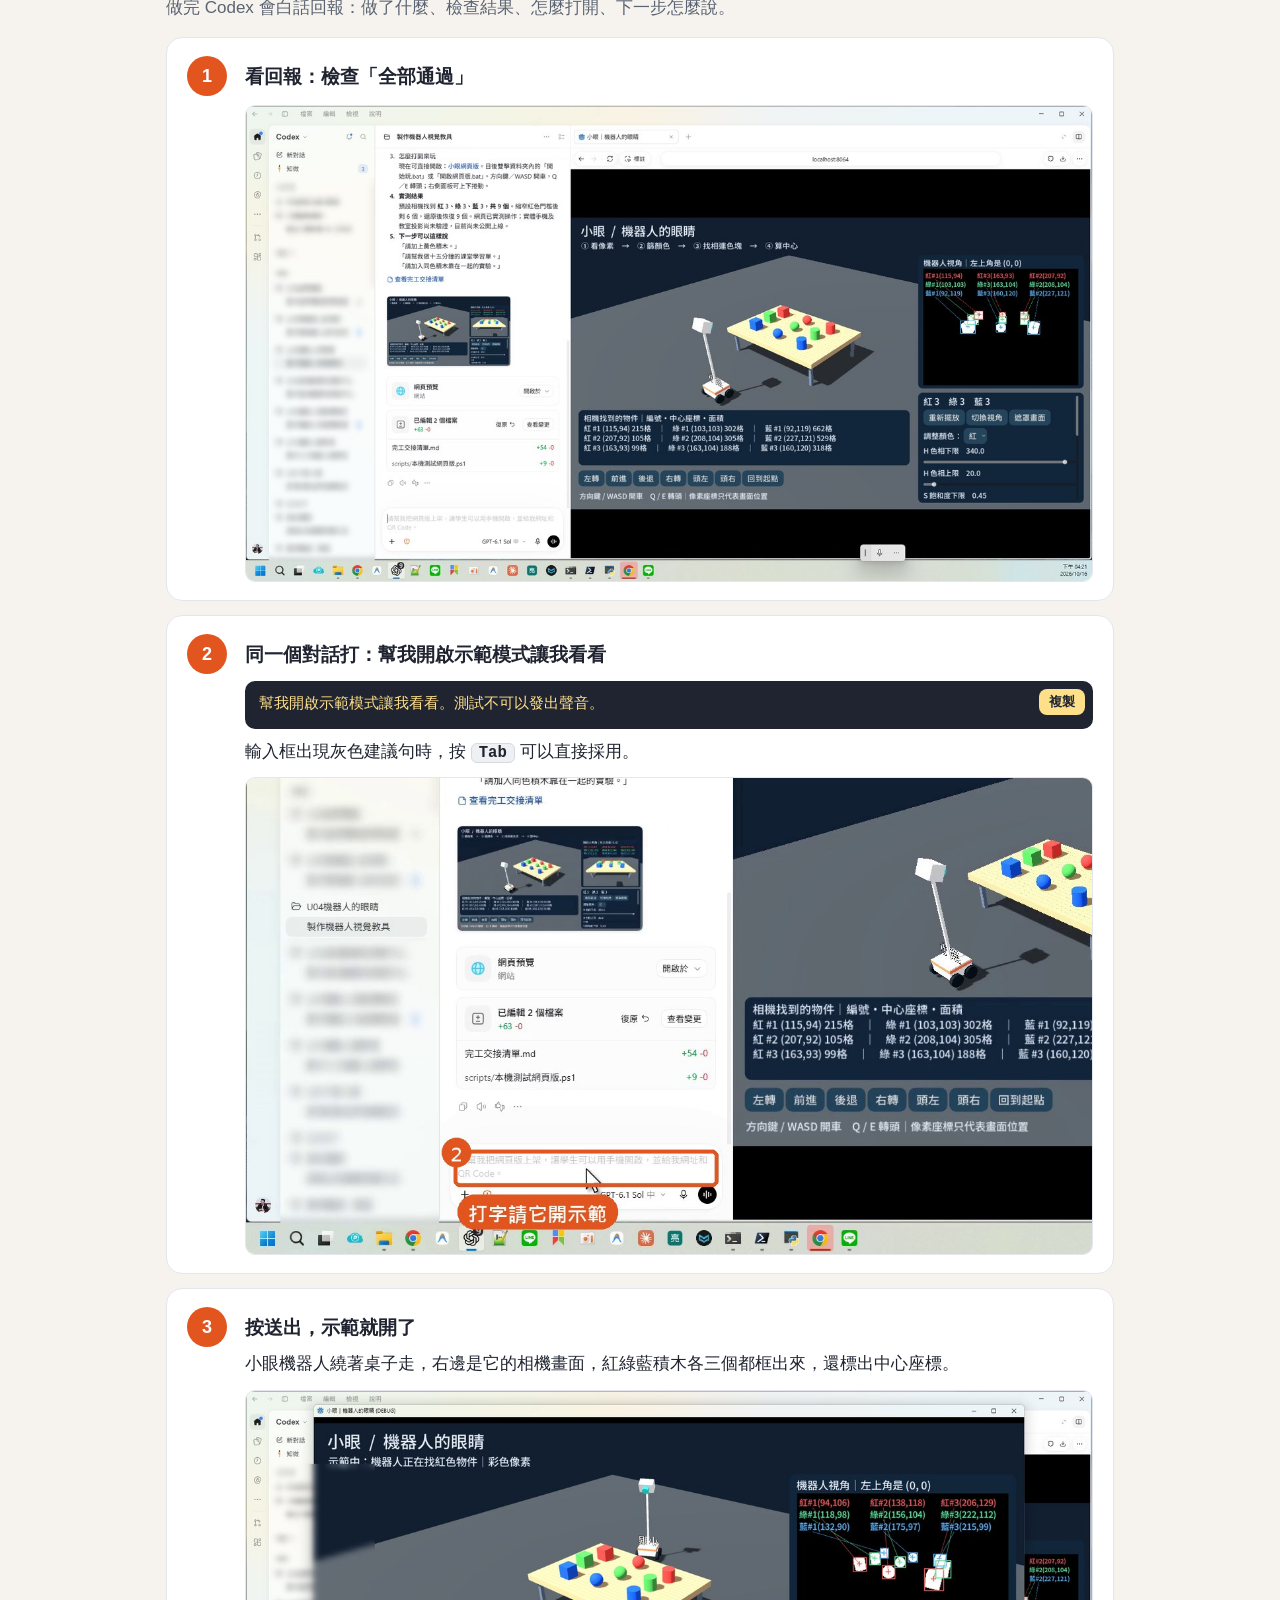
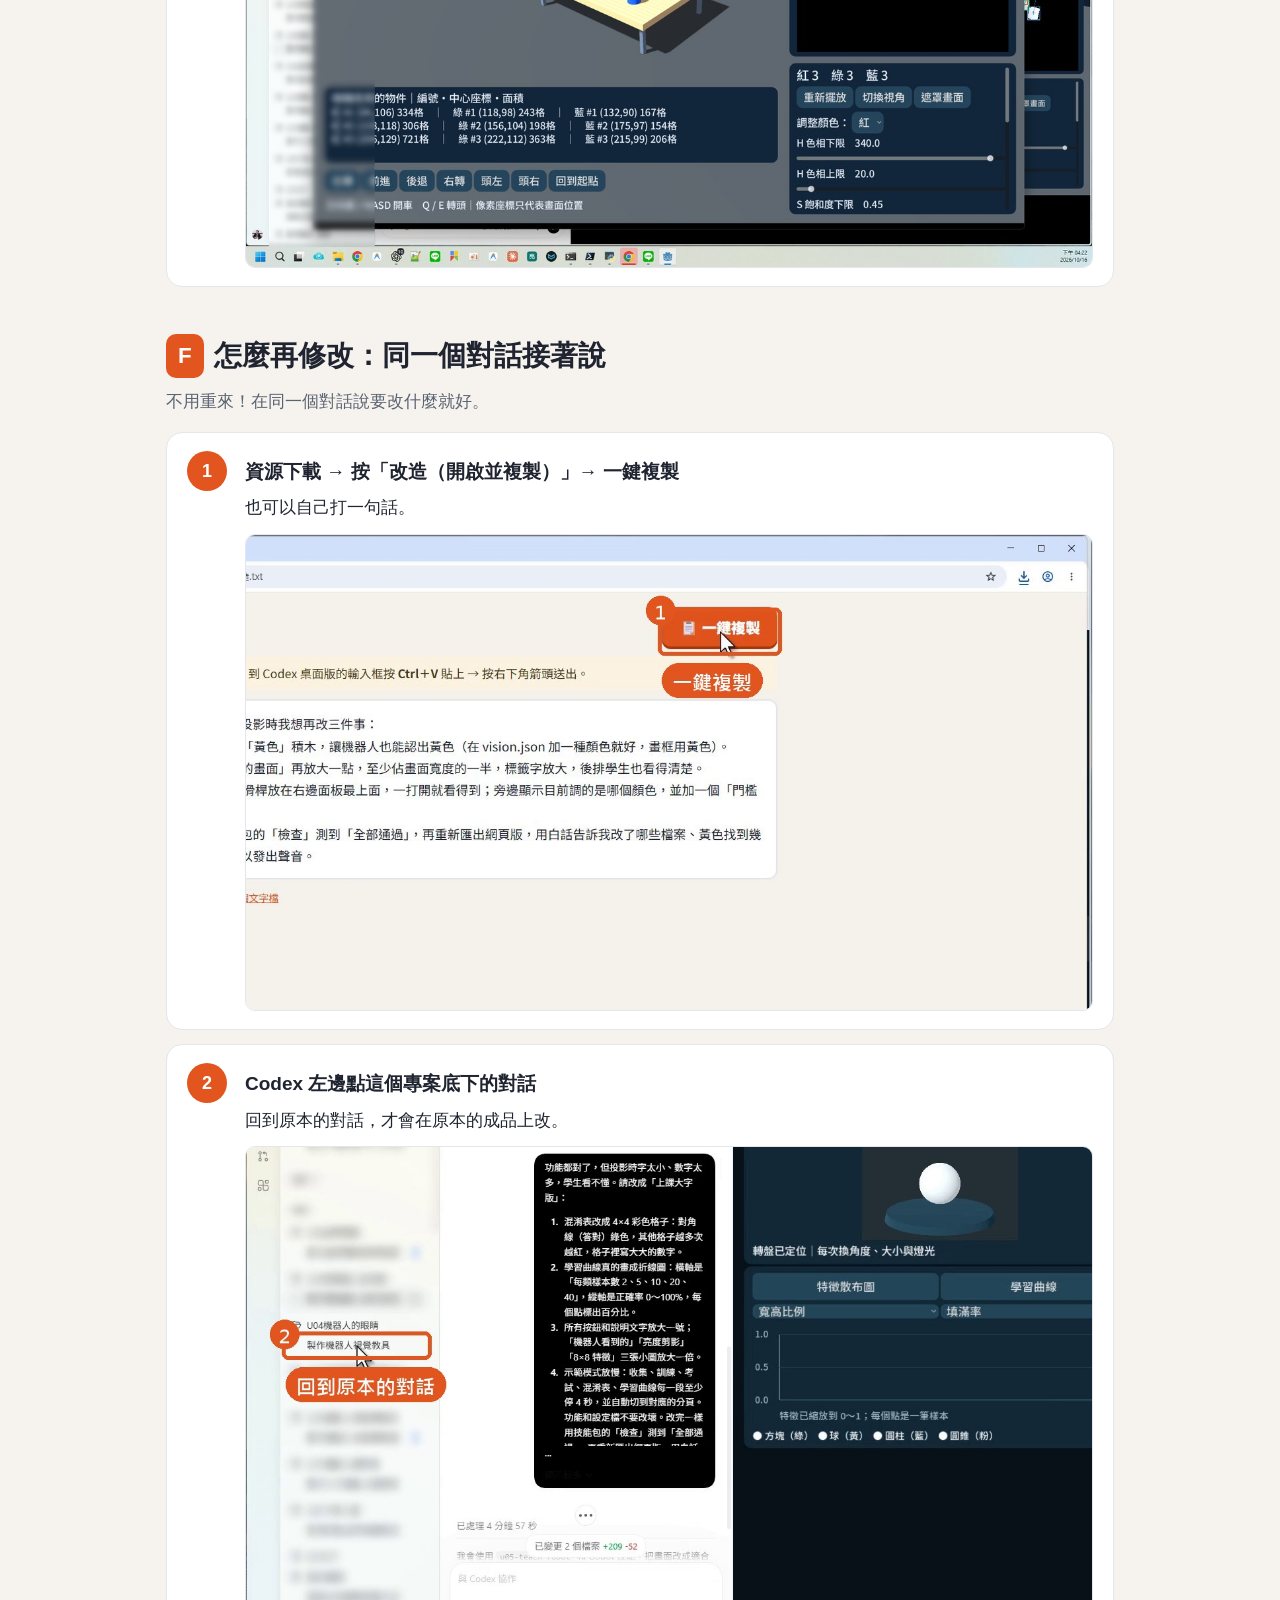
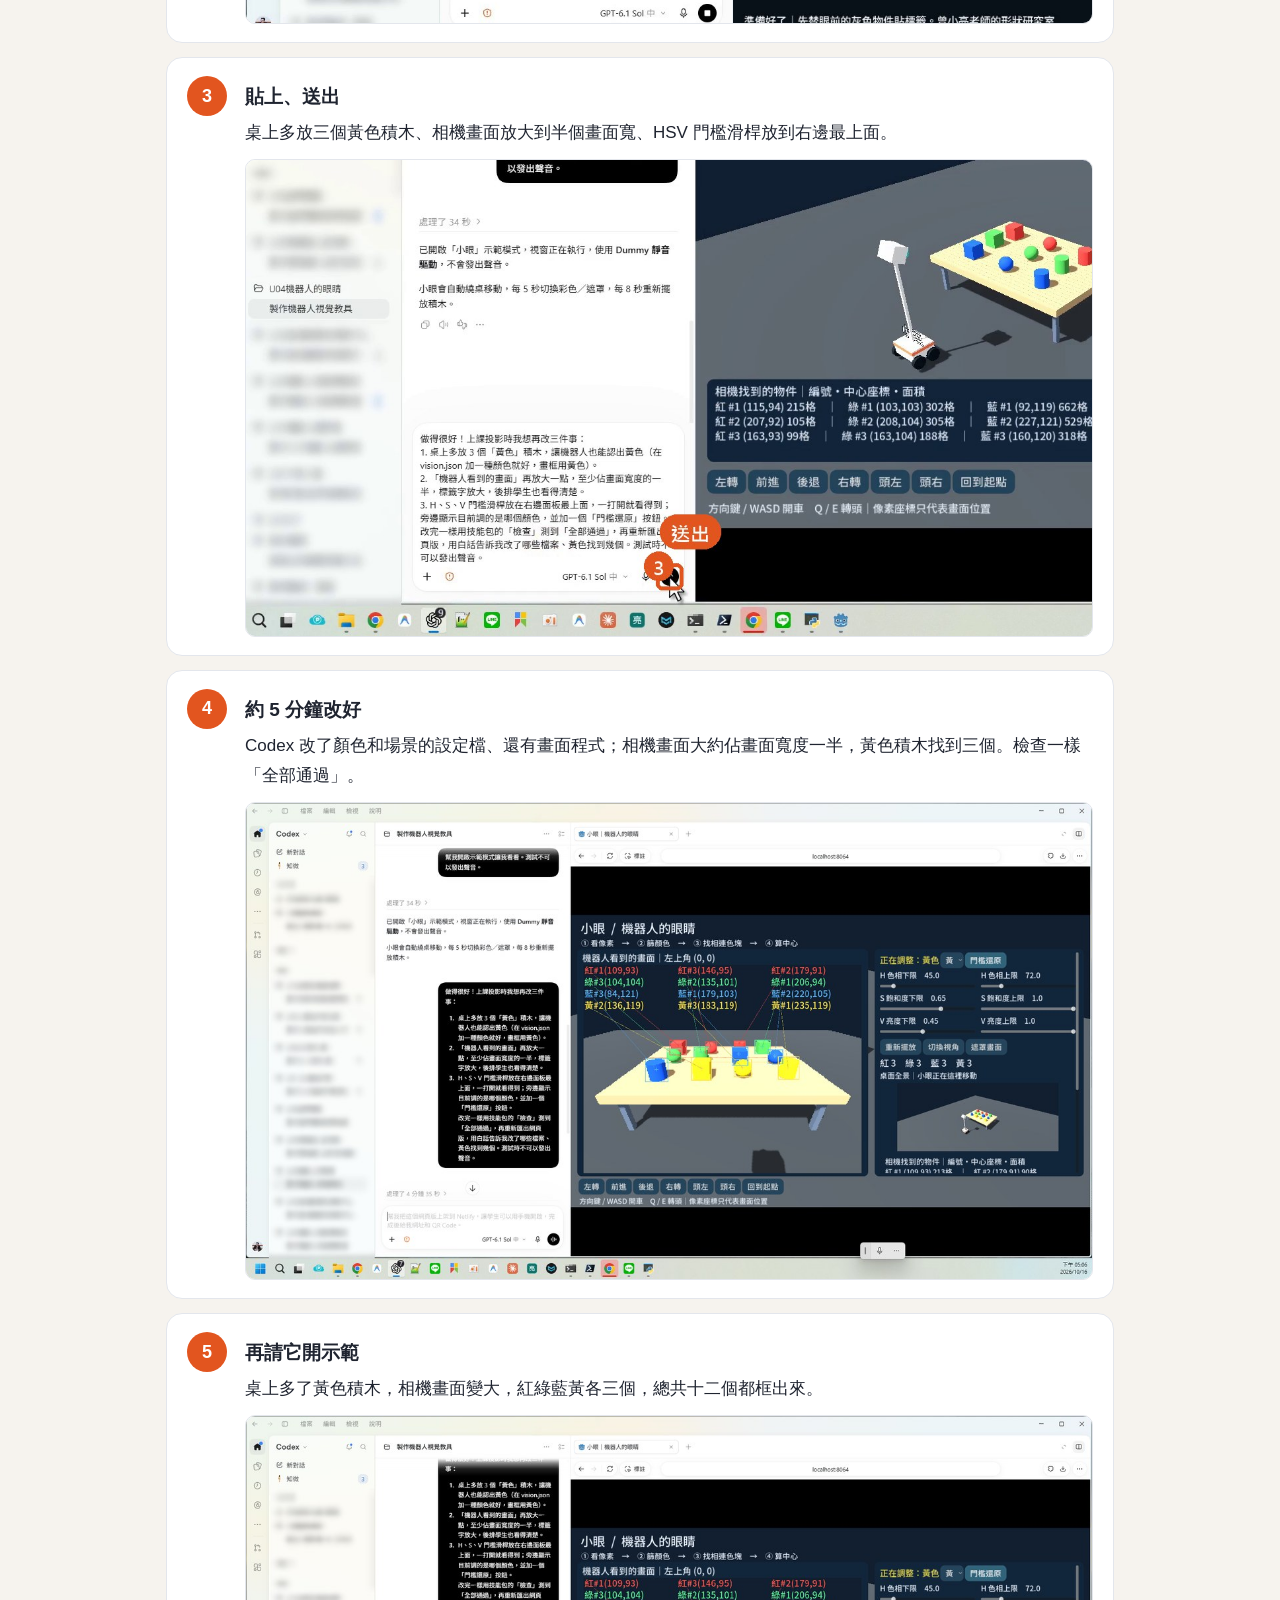
<file: assets/guide/U04/index.html>
<!doctype html>
<html lang="zh-Hant">
<head>
<meta charset="utf-8">
<meta name="viewport" content="width=device-width,initial-scale=1">
<title>U04 圖解教學</title>
<style>
:root{--bg:#f6f3ee;--card:#fff;--ink:#1f2430;--sub:#5b6472;--line:#e3e6ec;--acc:#e2551f;--accs:#fdeee6;--teal:#0f766e;--teals:#e6f6f4;--navy:#1e3a8a;--warn:#b45309;--warns:#fff6e5}
*{box-sizing:border-box}
body{margin:0;background:var(--bg);color:var(--ink);font:17px/1.8 "Noto Sans TC","Microsoft JhengHei",sans-serif}
a{color:var(--acc)}
.wrap{max-width:980px;margin:0 auto;padding:0 16px 80px}
header{background:var(--ink);color:#fff;padding:28px 0 24px}
header .wrap{padding-bottom:0}
header .k{display:inline-block;background:var(--acc);border-radius:8px;padding:2px 12px;font-weight:700;font-size:14px;letter-spacing:2px}
header h1{margin:10px 0 6px;font-size:clamp(26px,5vw,40px);line-height:1.3}
header p{margin:0;color:#d7dbe3}
header .links{margin-top:14px;display:flex;flex-wrap:wrap;gap:10px}
header .links a{color:#fff;border:1.5px solid #ffffff66;border-radius:10px;padding:6px 14px;text-decoration:none;font-weight:700;font-size:15px}
nav.toc{background:var(--card);border:1px solid var(--line);border-radius:14px;padding:16px 20px;margin:22px 0}
nav.toc b{display:block;margin-bottom:6px}
nav.toc ol{margin:0;padding-left:22px}
nav.toc a{color:var(--ink);text-decoration:none}
nav.toc a:hover{color:var(--acc)}
h2{margin:44px 0 6px;font-size:clamp(22px,4vw,28px);display:flex;align-items:center;gap:10px;scroll-margin-top:12px}
h2 .p{background:var(--acc);color:#fff;border-radius:10px;padding:2px 12px;font-size:.8em}
.lead{color:var(--sub);margin:0 0 14px}
.step{background:var(--card);border:1px solid var(--line);border-radius:16px;padding:18px 20px;margin:14px 0;display:grid;grid-template-columns:44px 1fr;gap:4px 14px}
.step .n{width:40px;height:40px;border-radius:50%;background:var(--acc);color:#fff;font-weight:900;display:flex;align-items:center;justify-content:center;font-size:18px}
.step h3{margin:4px 0 4px;font-size:19px}
.step .b{grid-column:2}
.step img{cursor:zoom-in;width:100%;border:1px solid var(--line);border-radius:10px;margin-top:10px;display:block}
.step p{margin:4px 0}
@media (max-width:600px){.step{grid-template-columns:1fr}.step .b{grid-column:1}}
.kbd{display:inline-block;background:#eef0f4;border:1px solid #d5d9e0;border-radius:6px;padding:0 7px;font:600 .92em Consolas,"Noto Sans TC",monospace}
pre{background:#1f2430;color:#ffe08a;border-radius:10px;padding:12px 14px;white-space:pre-wrap;word-break:break-all;font:15px/1.6 Consolas,monospace;margin:8px 0;position:relative}
.cp{position:absolute;top:8px;right:8px;background:#ffe08a;color:#1f2430;border:0;border-radius:8px;padding:4px 10px;font:700 13px "Noto Sans TC",sans-serif;cursor:pointer}
.note{border-radius:12px;padding:12px 16px;margin:12px 0;border-left:5px solid}
.note.tip{background:var(--teals);border-color:var(--teal)}
.note.warn{background:var(--warns);border-color:var(--warn)}
.note.key{background:var(--accs);border-color:var(--acc)}
.note b.h{display:block}
.tree{background:var(--card);border:1px solid var(--line);border-radius:12px;padding:12px 16px;font:15px/1.7 Consolas,"Noto Sans TC",monospace;white-space:pre;overflow-x:auto}
table{width:100%;border-collapse:collapse;background:var(--card);border-radius:12px;overflow:hidden;margin:10px 0}
td,th{border-bottom:1px solid var(--line);padding:10px 12px;text-align:left;vertical-align:top}
th{background:#f0ece5}
.btn{display:inline-block;background:var(--acc);color:#fff;border-radius:10px;padding:6px 14px;text-decoration:none;font-weight:700;margin:6px 6px 0 0}
.btn.g{background:#2e7d32}
footer{color:var(--sub);font-size:14px;text-align:center;margin-top:40px}
#zoom{position:fixed;inset:0;background:#000c;display:none;align-items:center;justify-content:center;z-index:9;cursor:zoom-out}#zoom img{max-width:96vw;max-height:94vh;border-radius:8px}
</style>
</head>
<body>
<header><div class="wrap">
  <span class="k">UNIT 04 · 圖解教學</span>
  <h1>機器人的眼睛：一步一步跟著做</h1>
  <p>用 Codex 桌面版完成第四單元。每一張都是真實操作畫面（2026-10-16 實錄），照著編號做，不用懂程式。</p>
  <div class="links"><a href="../../video/U04.mp4" target="_blank" rel="noopener">🎬 看教學影片</a><a href='/reader?u=U04'>📖 翻開電子書</a><a href='/'>← 回課程首頁</a></div>
</div></header>
<div class="wrap">
<nav class="toc"><b>目錄（照順序做）</b><ol><li><a href="#A">下載技能包</a></li><li><a href="#B">解壓縮到練習資料夾</a></li><li><a href="#C">Codex 桌面版：建立專案</a></li><li><a href="#D">貼上提示詞，送出</a></li><li><a href="#E">看回報，請它開示範</a></li><li><a href="#F">怎麼再修改：同一個對話接著說</a></li><li><a href="#G">下次怎麼再打開</a></li></ol></nav>
<h2 id="A"><span class="p">A</span>下載技能包</h2>
<p class="lead">技能包＝給 Codex 看的「做法說明書」。</p>
<div class="step"><div class="n">1</div><div class="b"><h3>課程網站 U04 卡片按「資源下載」</h3><p></p><img src="img/a1.jpg" alt="課程網站 U04 卡片按「資源下載」" loading="lazy"></div></div>
<div class="step"><div class="n">2</div><div class="b"><h3>按「技能包（交給 Codex 用）」</h3><p>會下載 <b>U04_機器人的眼睛_SKILL.zip</b>，存到「下載」資料夾。</p><img src="img/a2.jpg" alt="按「技能包（交給 Codex 用）」" loading="lazy"></div></div>
<h2 id="B"><span class="p">B</span>解壓縮到練習資料夾</h2>
<p class="lead">壓縮檔要先解開，Codex 才讀得到。</p>
<div class="step"><div class="n">1</div><div class="b"><h3>選取壓縮檔 → 按上方「解壓縮全部」</h3><p>也可以在檔案上按右鍵選「解壓縮全部」。</p><img src="img/b1.jpg" alt="選取壓縮檔 → 按上方「解壓縮全部」" loading="lazy"></div></div>
<div class="step"><div class="n">2</div><div class="b"><h3>目的地改成你的練習資料夾</h3><p>例如 <code>D:\AI機器人實作\U04機器人的眼睛</code>（和 Godot 資料夾放同一層，資料夾不存在會自動建立）。</p><img src="img/b2.jpg" alt="目的地改成你的練習資料夾" loading="lazy"></div></div>
<div class="step"><div class="n">3</div><div class="b"><h3>按「解壓縮」</h3><p></p><img src="img/b3.jpg" alt="按「解壓縮」" loading="lazy"></div></div>
<div class="step"><div class="n">4</div><div class="b"><h3>看到 u04-robot-vision 資料夾就對了</h3><p>這就是技能包，<b>不用打開它</b>，Codex 會自己讀。</p><img src="img/b4.jpg" alt="看到 u04-robot-vision 資料夾就對了" loading="lazy"></div></div>
<h2 id="C"><span class="p">C</span>Codex 桌面版：建立專案</h2>
<p class="lead">專案＝告訴 Codex「在哪個資料夾工作」。</p>
<div class="step"><div class="n">1</div><div class="b"><h3>左邊「專案」那一行按 ＋</h3><p><b>滑鼠移到「專案」那一行，右邊才會出現「＋」</b>。</p><img src="img/c1.jpg" alt="左邊「專案」那一行按 ＋" loading="lazy"></div></div>
<div class="step"><div class="n">2</div><div class="b"><h3>名稱打「U04機器人的眼睛」</h3><p></p><img src="img/c2.jpg" alt="名稱打「U04機器人的眼睛」" loading="lazy"></div></div>
<div class="step"><div class="n">3</div><div class="b"><h3>按「新增」選資料夾</h3><p></p><img src="img/c3.jpg" alt="按「新增」選資料夾" loading="lazy"></div></div>
<div class="step"><div class="n">4</div><div class="b"><h3>選練習資料夾 → 按「選擇資料夾」</h3><p>可以直接在「資料夾」欄貼上路徑。</p><img src="img/c4.jpg" alt="選練習資料夾 → 按「選擇資料夾」" loading="lazy"></div></div>
<div class="step"><div class="n">5</div><div class="b"><h3>按「建立專案」</h3><p></p><img src="img/c5.jpg" alt="按「建立專案」" loading="lazy"></div></div>
<div class="step"><div class="n">6</div><div class="b"><h3>按「信任資料夾」</h3><p>這是你自己的練習資料夾，可以放心信任。</p><img src="img/c6.jpg" alt="按「信任資料夾」" loading="lazy"></div></div>
<h2 id="D"><span class="p">D</span>貼上提示詞，送出</h2>
<p class="lead">不用開終端機、不用打指令。</p>
<div class="step"><div class="n">1</div><div class="b"><h3>資源下載 → 按「提示詞（開啟並複製）」</h3><p></p><img src="img/d1.jpg" alt="資源下載 → 按「提示詞（開啟並複製）」" loading="lazy"></div></div>
<div class="step"><div class="n">2</div><div class="b"><h3>提示詞頁：按「一鍵複製」</h3><p></p><img src="img/d2.jpg" alt="提示詞頁：按「一鍵複製」" loading="lazy"></div></div>
<div class="step"><div class="n">3</div><div class="b"><h3>回到 Codex，按 Ctrl＋V 貼上</h3><p></p><img src="img/d3.jpg" alt="回到 Codex，按 Ctrl＋V 貼上" loading="lazy"></div></div>
<div class="step"><div class="n">4</div><div class="b"><h3>按右下角箭頭送出</h3><p></p><img src="img/d4.jpg" alt="按右下角箭頭送出" loading="lazy"></div></div>
<div class="step"><div class="n">5</div><div class="b"><h3>等它做完（這次約 18 分鐘）</h3><p>Codex 會讀技能包、寫程式、用「檢查」自己測試、匯出網頁版。</p><img src="img/d5.jpg" alt="等它做完（這次約 18 分鐘）" loading="lazy"></div></div>
<h2 id="E"><span class="p">E</span>看回報，請它開示範</h2>
<p class="lead">做完 Codex 會白話回報：做了什麼、檢查結果、怎麼打開、下一步怎麼說。</p>
<div class="step"><div class="n">1</div><div class="b"><h3>看回報：檢查「全部通過」</h3><p></p><img src="img/e1.jpg" alt="看回報：檢查「全部通過」" loading="lazy"></div></div>
<div class="step"><div class="n">2</div><div class="b"><h3>同一個對話打：幫我開啟示範模式讓我看看</h3><p><pre>幫我開啟示範模式讓我看看。測試不可以發出聲音。</pre>輸入框出現灰色建議句時，按 <span class="kbd">Tab</span> 可以直接採用。</p><img src="img/e2.jpg" alt="同一個對話打：幫我開啟示範模式讓我看看" loading="lazy"></div></div>
<div class="step"><div class="n">3</div><div class="b"><h3>按送出，示範就開了</h3><p>小眼機器人繞著桌子走，右邊是它的相機畫面，紅綠藍積木各三個都框出來，還標出中心座標。</p><img src="img/e3.jpg" alt="按送出，示範就開了" loading="lazy"></div></div>
<h2 id="F"><span class="p">F</span>怎麼再修改：同一個對話接著說</h2>
<p class="lead">不用重來！在同一個對話說要改什麼就好。</p>
<div class="step"><div class="n">1</div><div class="b"><h3>資源下載 → 按「改造（開啟並複製）」→ 一鍵複製</h3><p>也可以自己打一句話。</p><img src="img/f1.jpg" alt="資源下載 → 按「改造（開啟並複製）」→ 一鍵複製" loading="lazy"></div></div>
<div class="step"><div class="n">2</div><div class="b"><h3>Codex 左邊點這個專案底下的對話</h3><p>回到原本的對話，才會在原本的成品上改。</p><img src="img/f2.jpg" alt="Codex 左邊點這個專案底下的對話" loading="lazy"></div></div>
<div class="step"><div class="n">3</div><div class="b"><h3>貼上、送出</h3><p>桌上多放三個黃色積木、相機畫面放大到半個畫面寬、HSV 門檻滑桿放到右邊最上面。</p><img src="img/f3.jpg" alt="貼上、送出" loading="lazy"></div></div>
<div class="step"><div class="n">4</div><div class="b"><h3>約 5 分鐘改好</h3><p>Codex 改了顏色和場景的設定檔、還有畫面程式；相機畫面大約佔畫面寬度一半，黃色積木找到三個。檢查一樣「全部通過」。</p><img src="img/f4.jpg" alt="約 5 分鐘改好" loading="lazy"></div></div>
<div class="step"><div class="n">5</div><div class="b"><h3>再請它開示範</h3><p>桌上多了黃色積木，相機畫面變大，紅綠藍黃各三個，總共十二個都框出來。</p><img src="img/f5.jpg" alt="再請它開示範" loading="lazy"></div></div>
<h2 id="G"><span class="p">G</span>下次怎麼再打開</h2>
<p class="lead">關掉電腦、明天再來，有兩個方法。</p>
<div class="step"><div class="n">1</div><div class="b"><h3>方法一：練習資料夾裡雙擊「開始玩」</h3><p>類型是「Windows 批次檔」那個（完整檔名 開始玩.bat）。Godot 要放在練習資料夾旁邊的 <code>Godot</code> 資料夾（U00 裝的那個）。</p><img src="img/g1.jpg" alt="方法一：練習資料夾裡雙擊「開始玩」" loading="lazy"></div></div>
<div class="step"><div class="n">2</div><div class="b"><h3>遊戲就出現了</h3><p></p><img src="img/g2.jpg" alt="遊戲就出現了" loading="lazy"></div></div>
<div class="step"><div class="n">3</div><div class="b"><h3>方法二：Codex 左邊點專案底下的對話，接著打字</h3><p>對話都會保留，接著說要改什麼就好。</p><img src="img/g3.jpg" alt="方法二：Codex 左邊點專案底下的對話，接著打字" loading="lazy"></div></div>
<div class="note warn"><b class="h">雙擊「開始玩」沒反應？</b>2026-10-16 前下載的技能包有一個路徑引號的錯誤，會讓 Godot 打不開。請重新下載技能包，或跟 Codex 說：「開始玩.bat 雙擊沒反應，請幫我修好」。</div>
<footer>阿亮老師 · AI 協作機器人的設計與實作 · 圖片皆為 2026-10-16 真實操作畫面（畫面上的箭頭指標與編號框是後製標示）</footer>
</div>
<div id="zoom" onclick="this.style.display='none'"><img alt=""></div>
<script>
document.querySelectorAll('.step img').forEach(i => i.onclick = () => { const z = document.getElementById('zoom'); z.querySelector('img').src = i.src; z.style.display = 'flex'; });
document.querySelectorAll('pre').forEach(p => { const b = document.createElement('button'); b.className = 'cp'; b.textContent = '複製';
  b.onclick = () => { navigator.clipboard.writeText(p.innerText.replace(/複製$/, '').trim()); b.textContent = '已複製'; setTimeout(() => b.textContent = '複製', 1500); }; p.appendChild(b); });
</script>
</body>
</html>
</file>
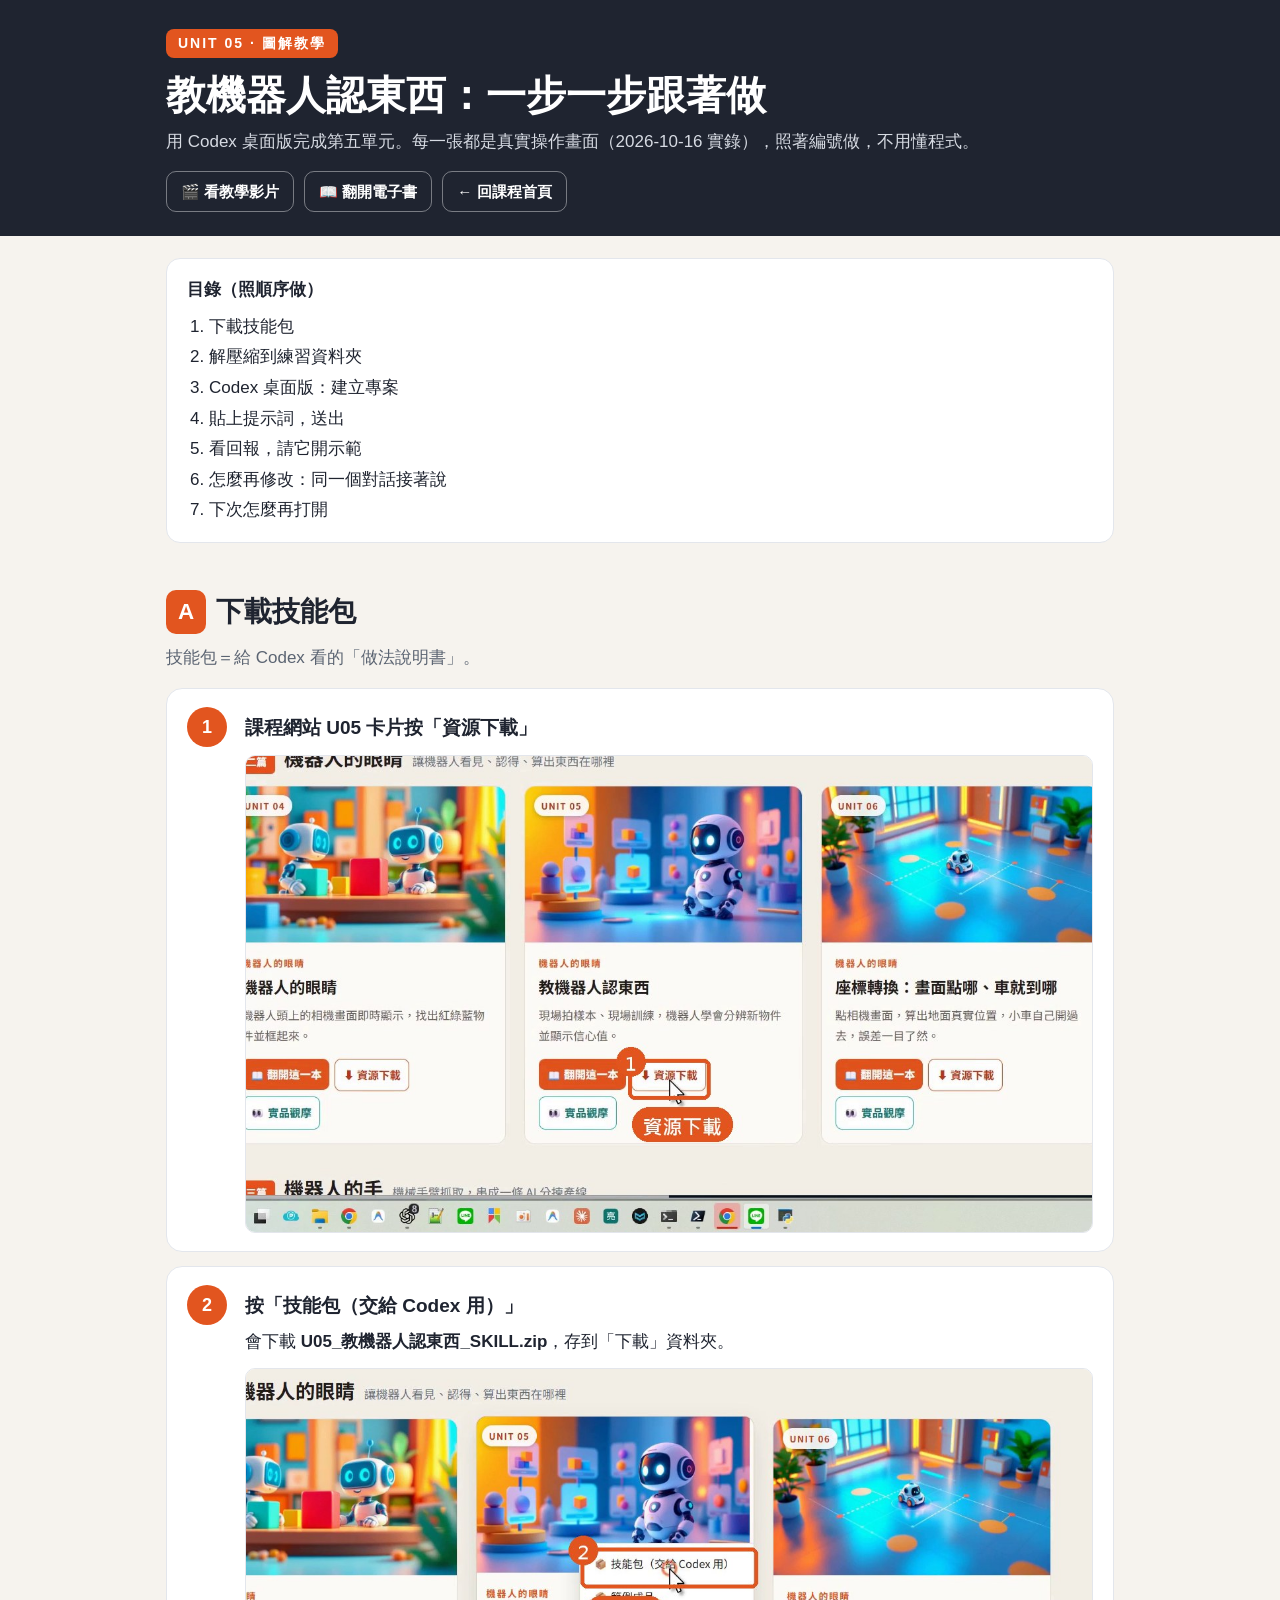
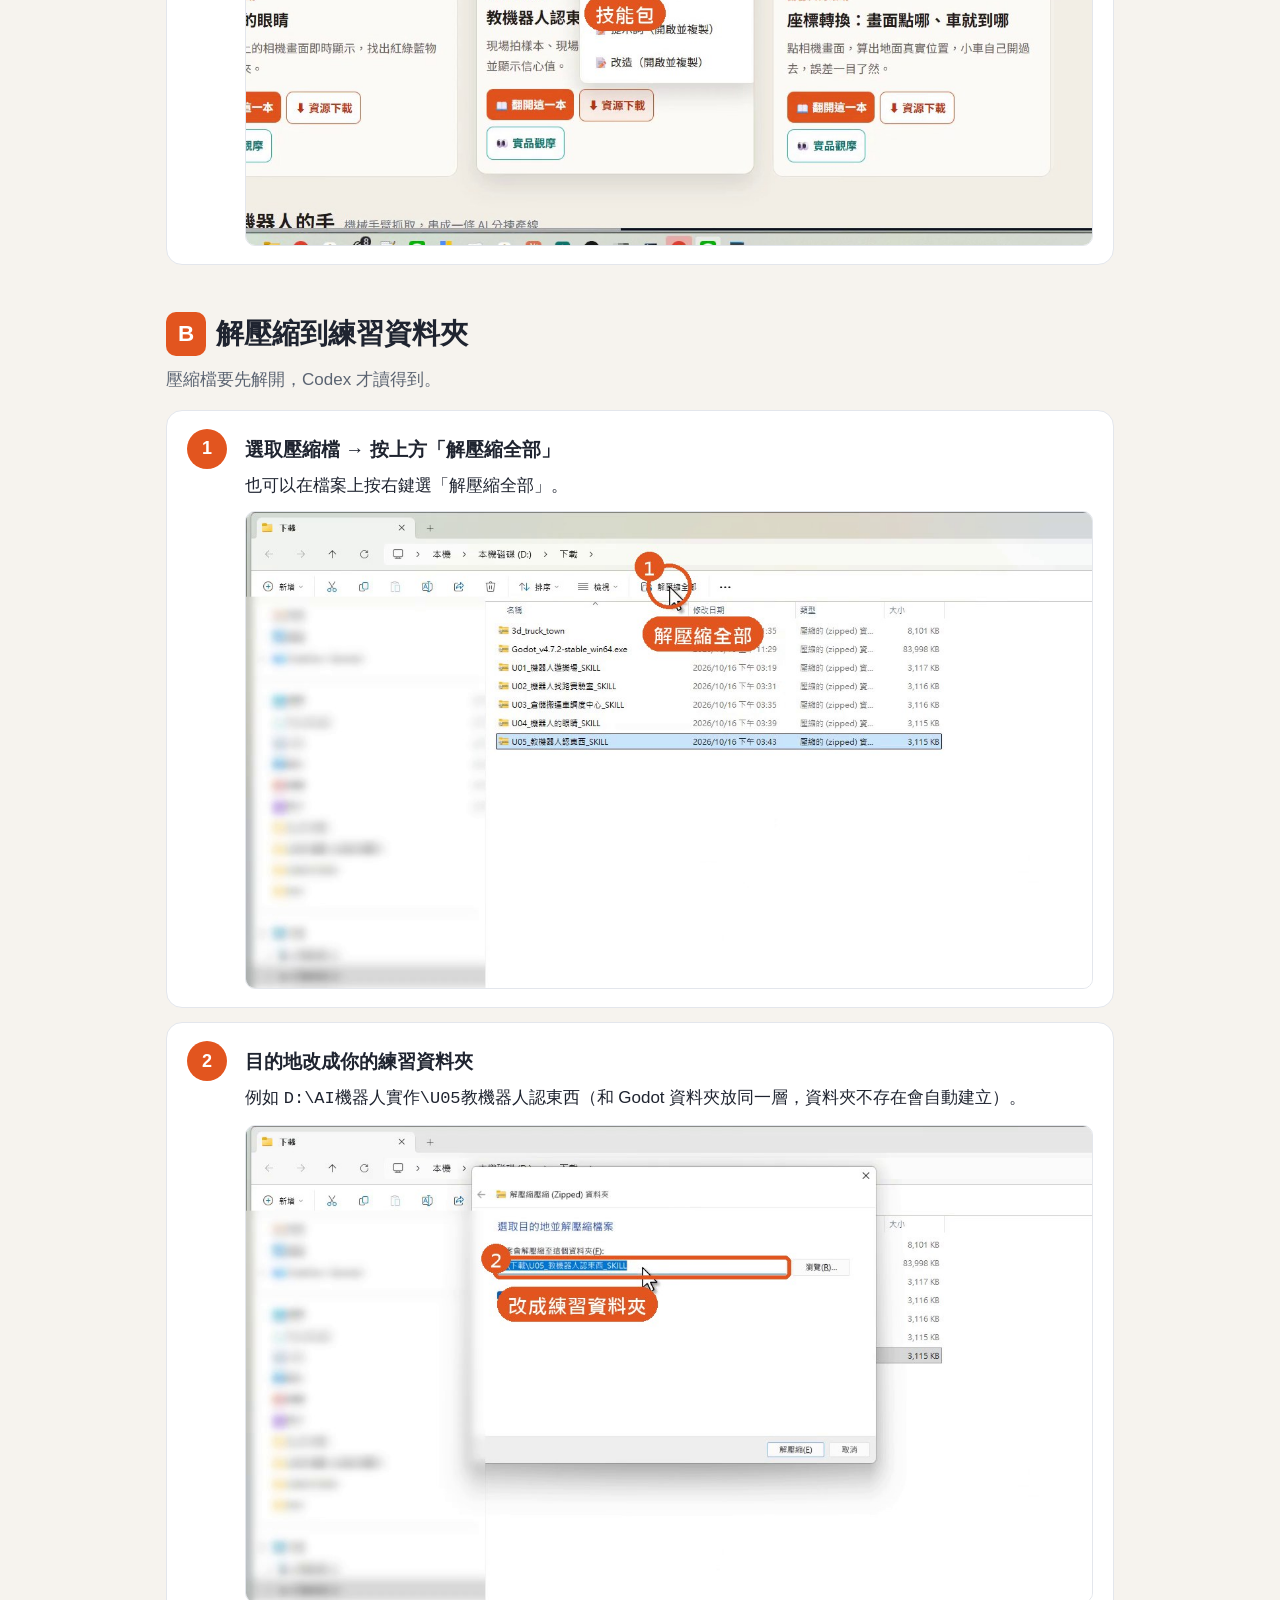
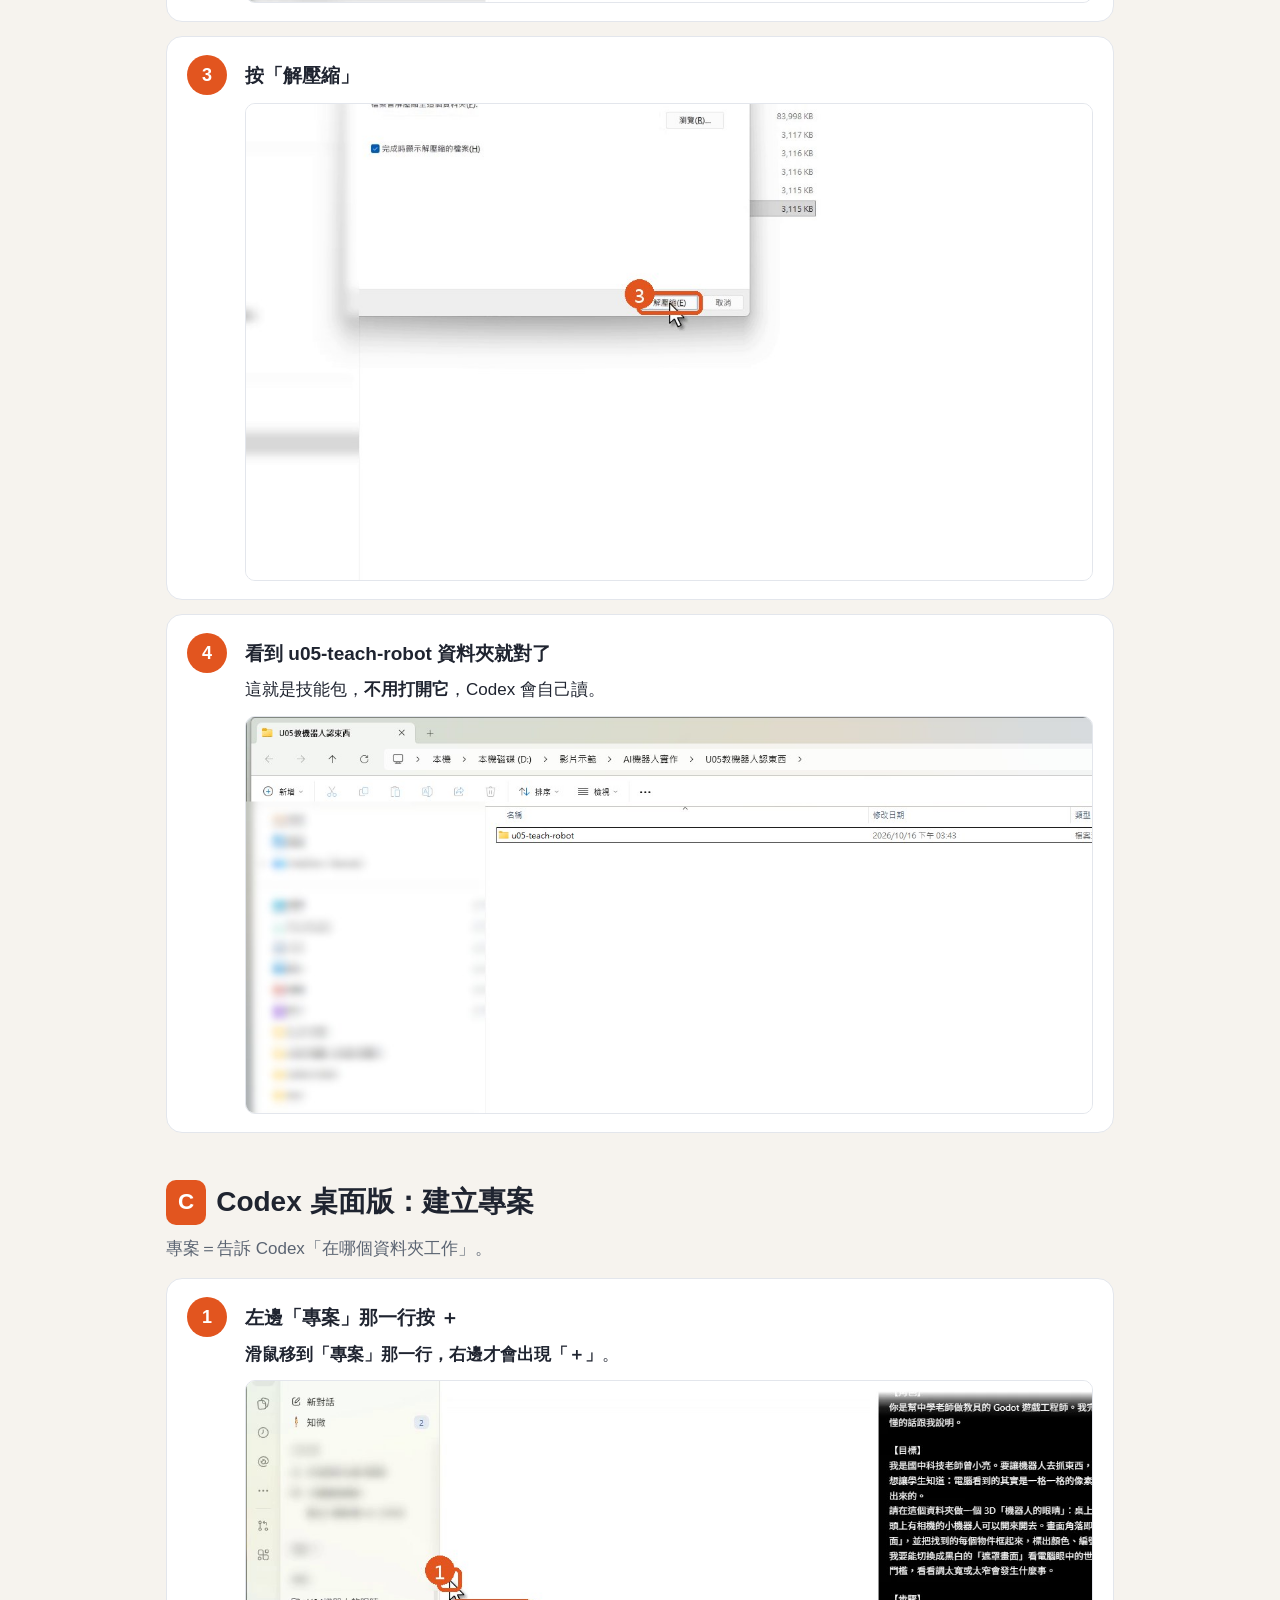
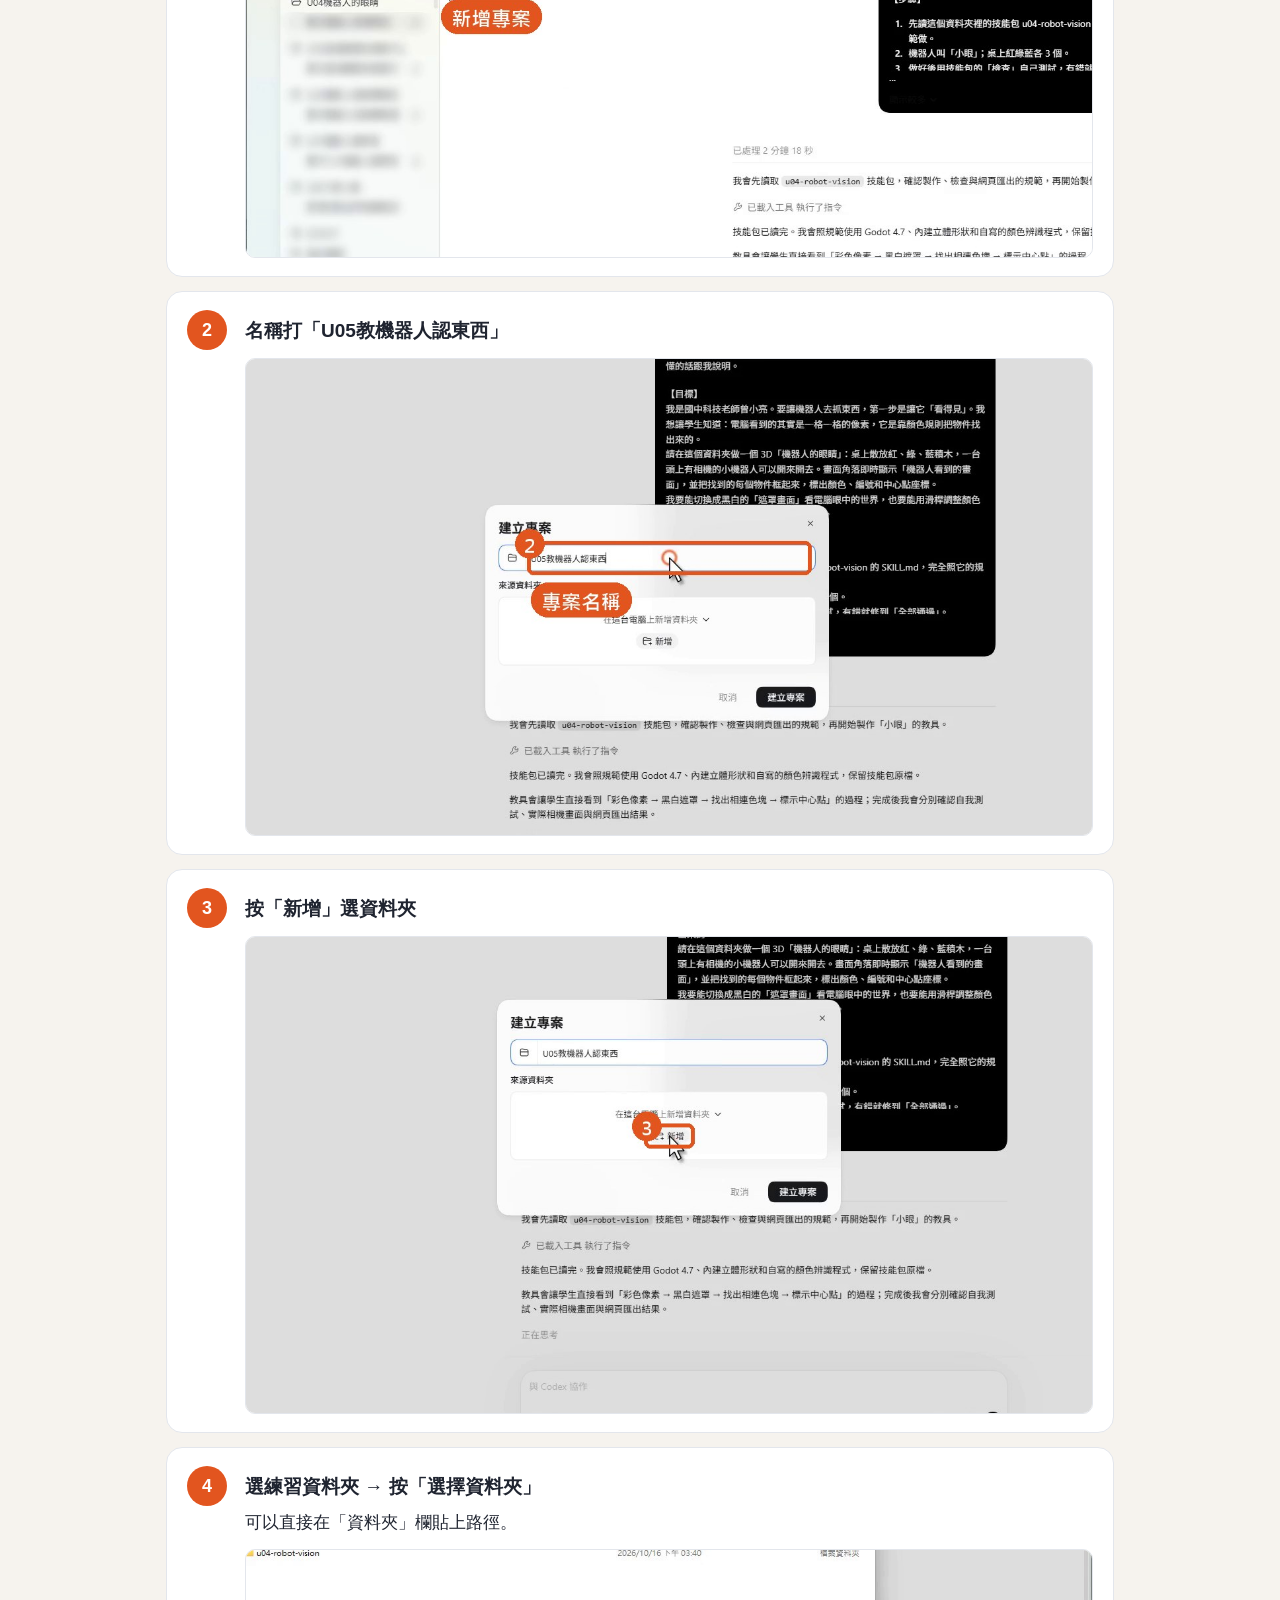
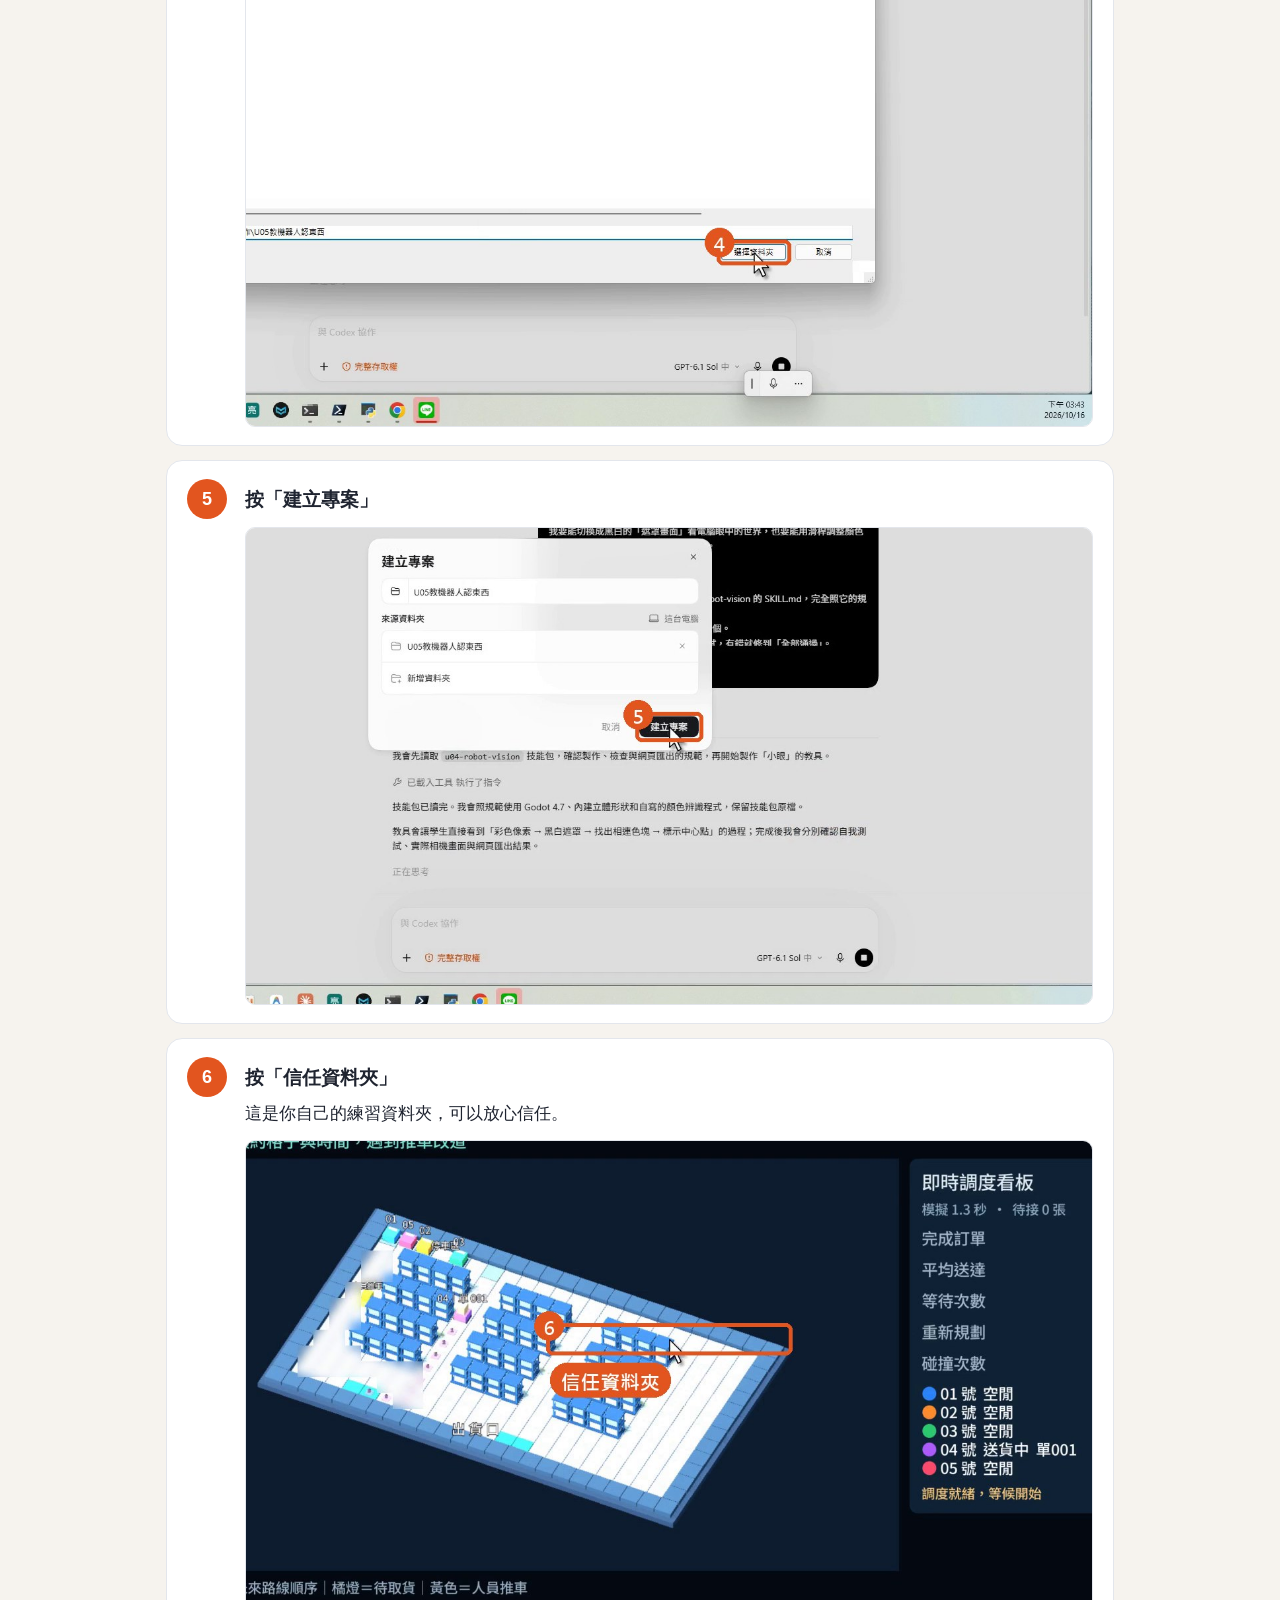
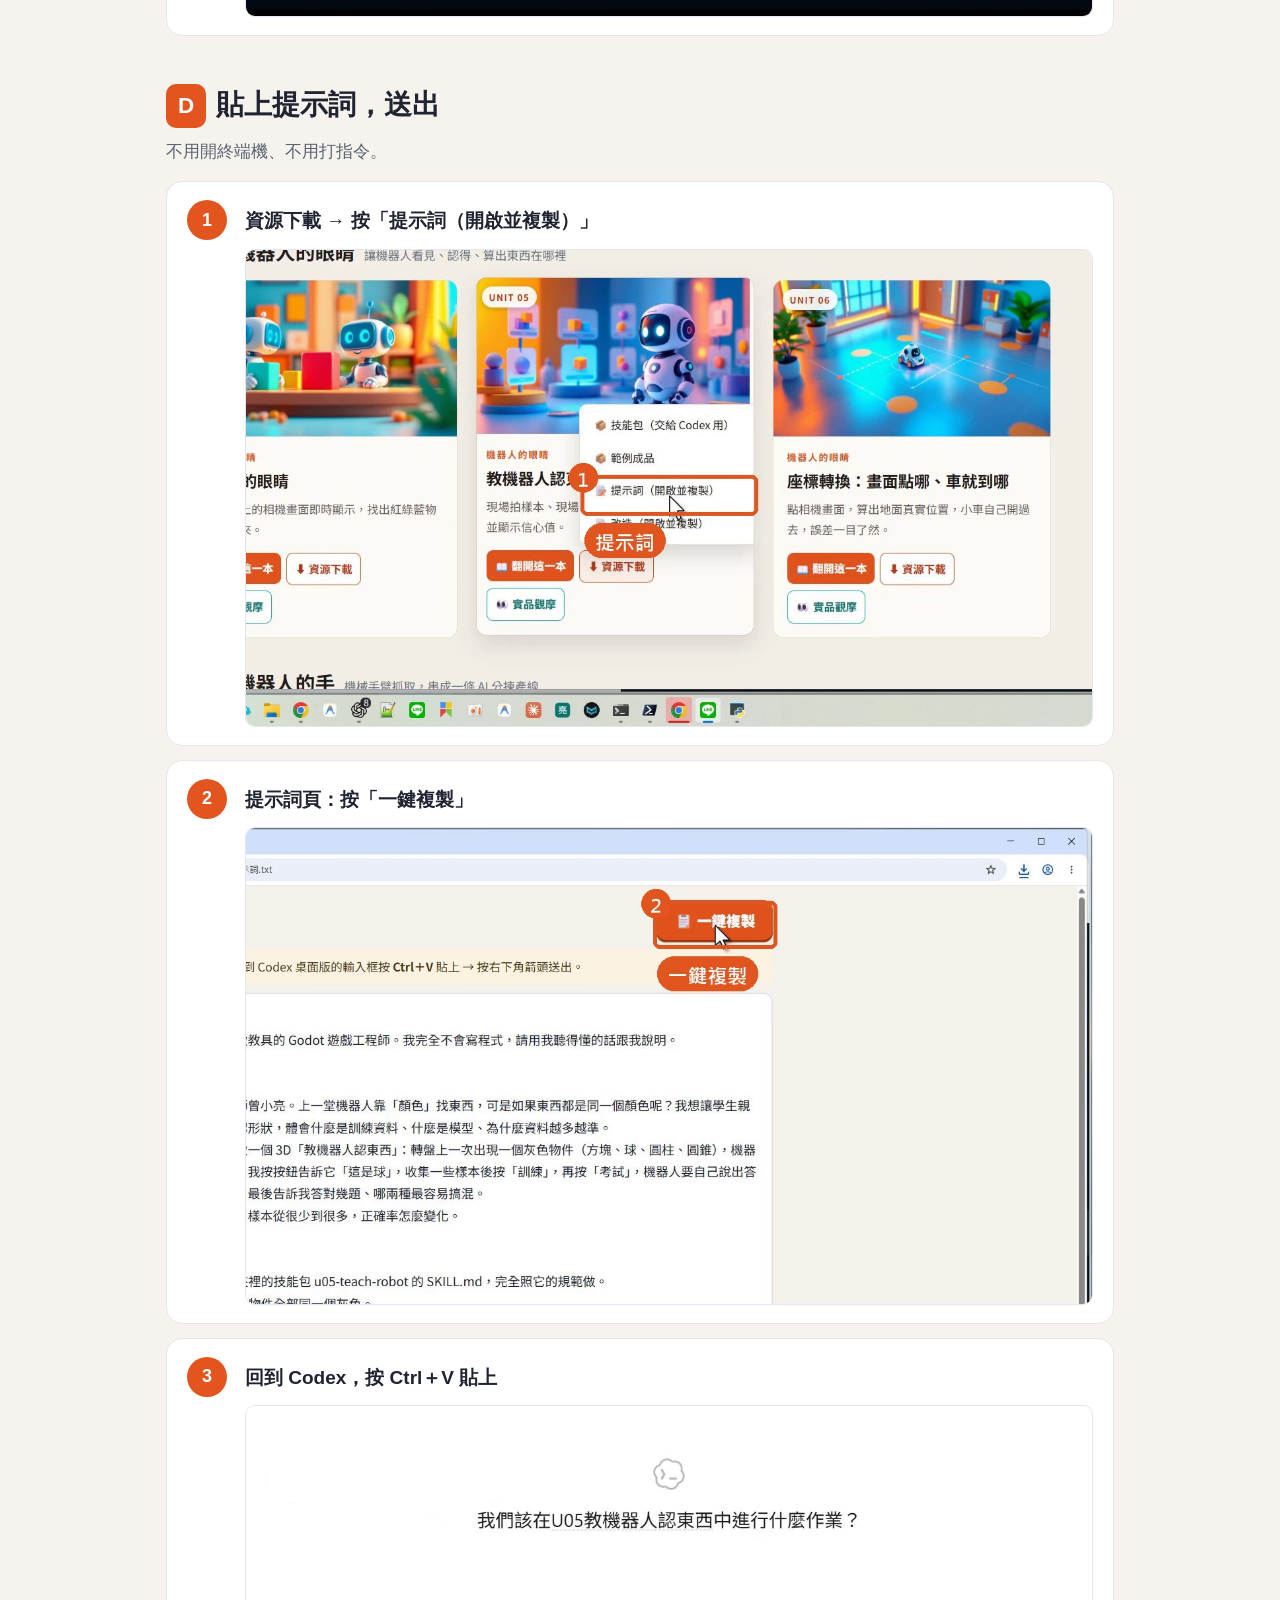
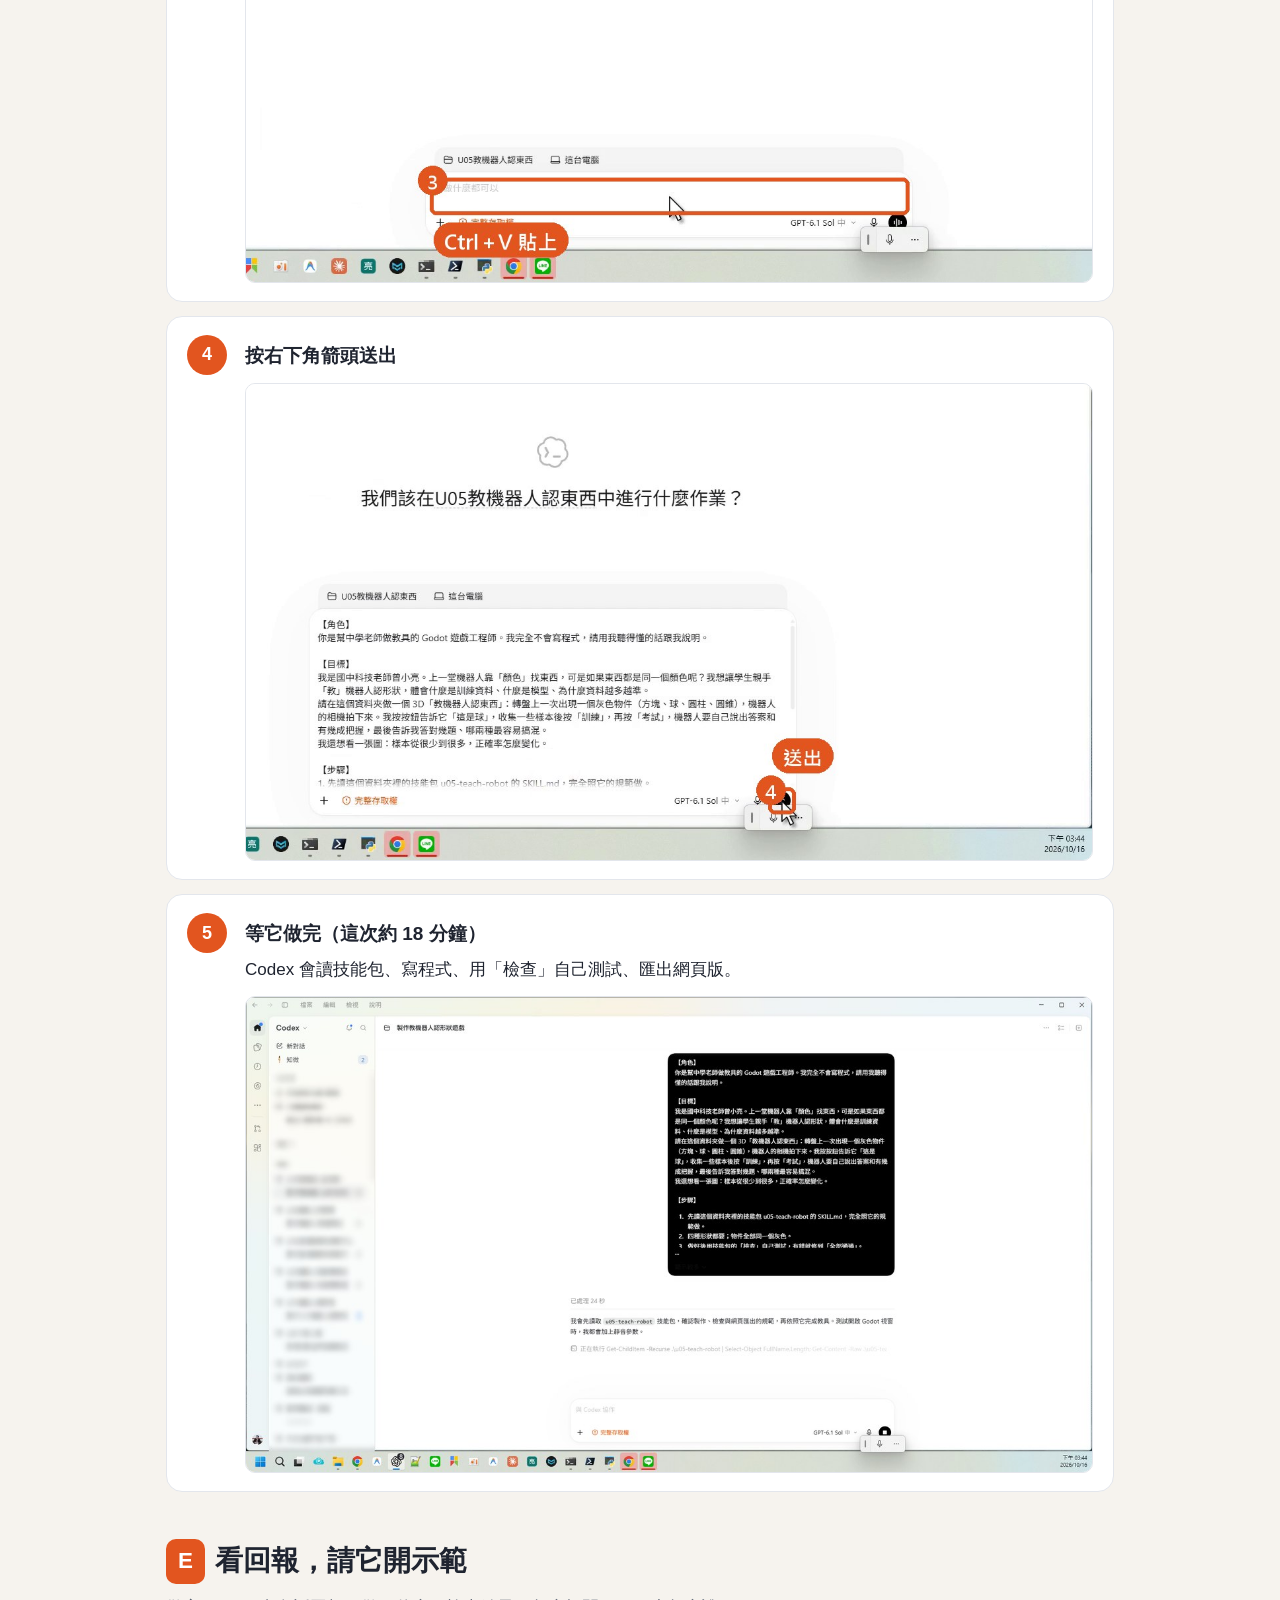
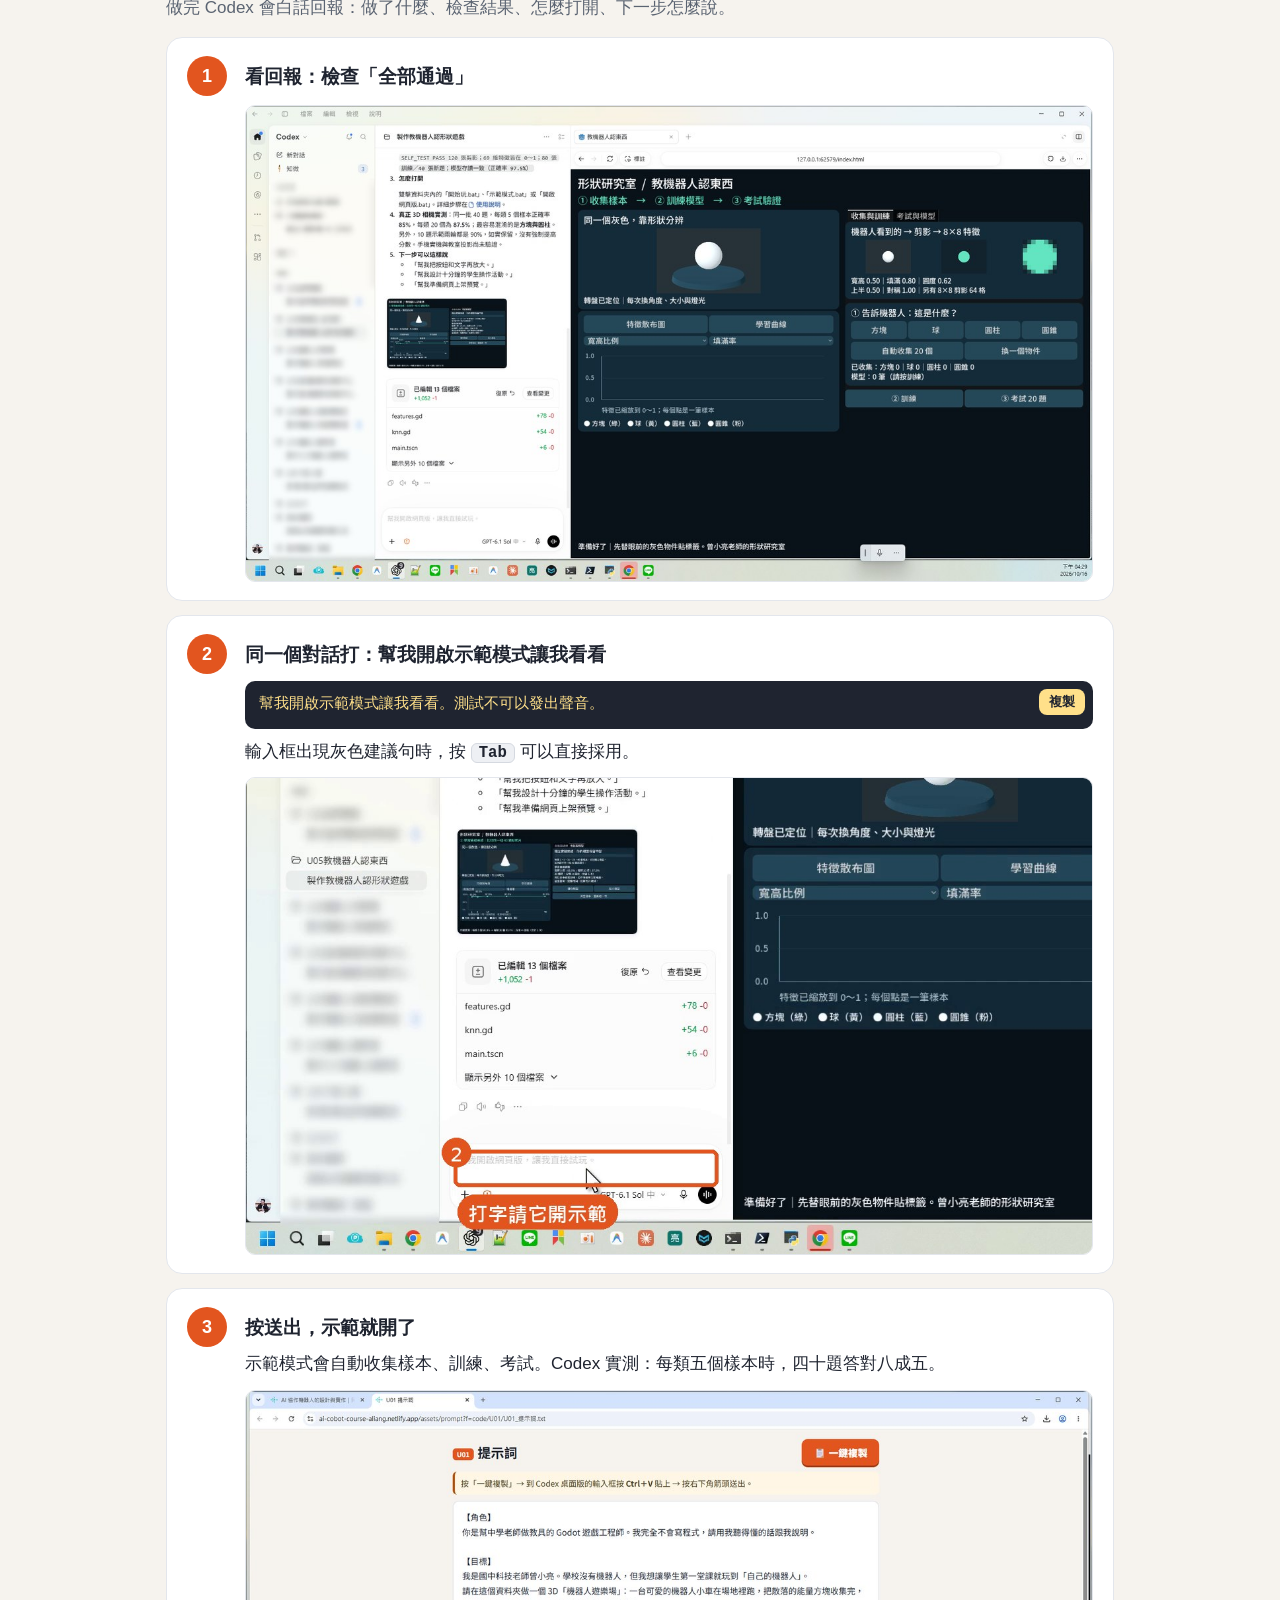
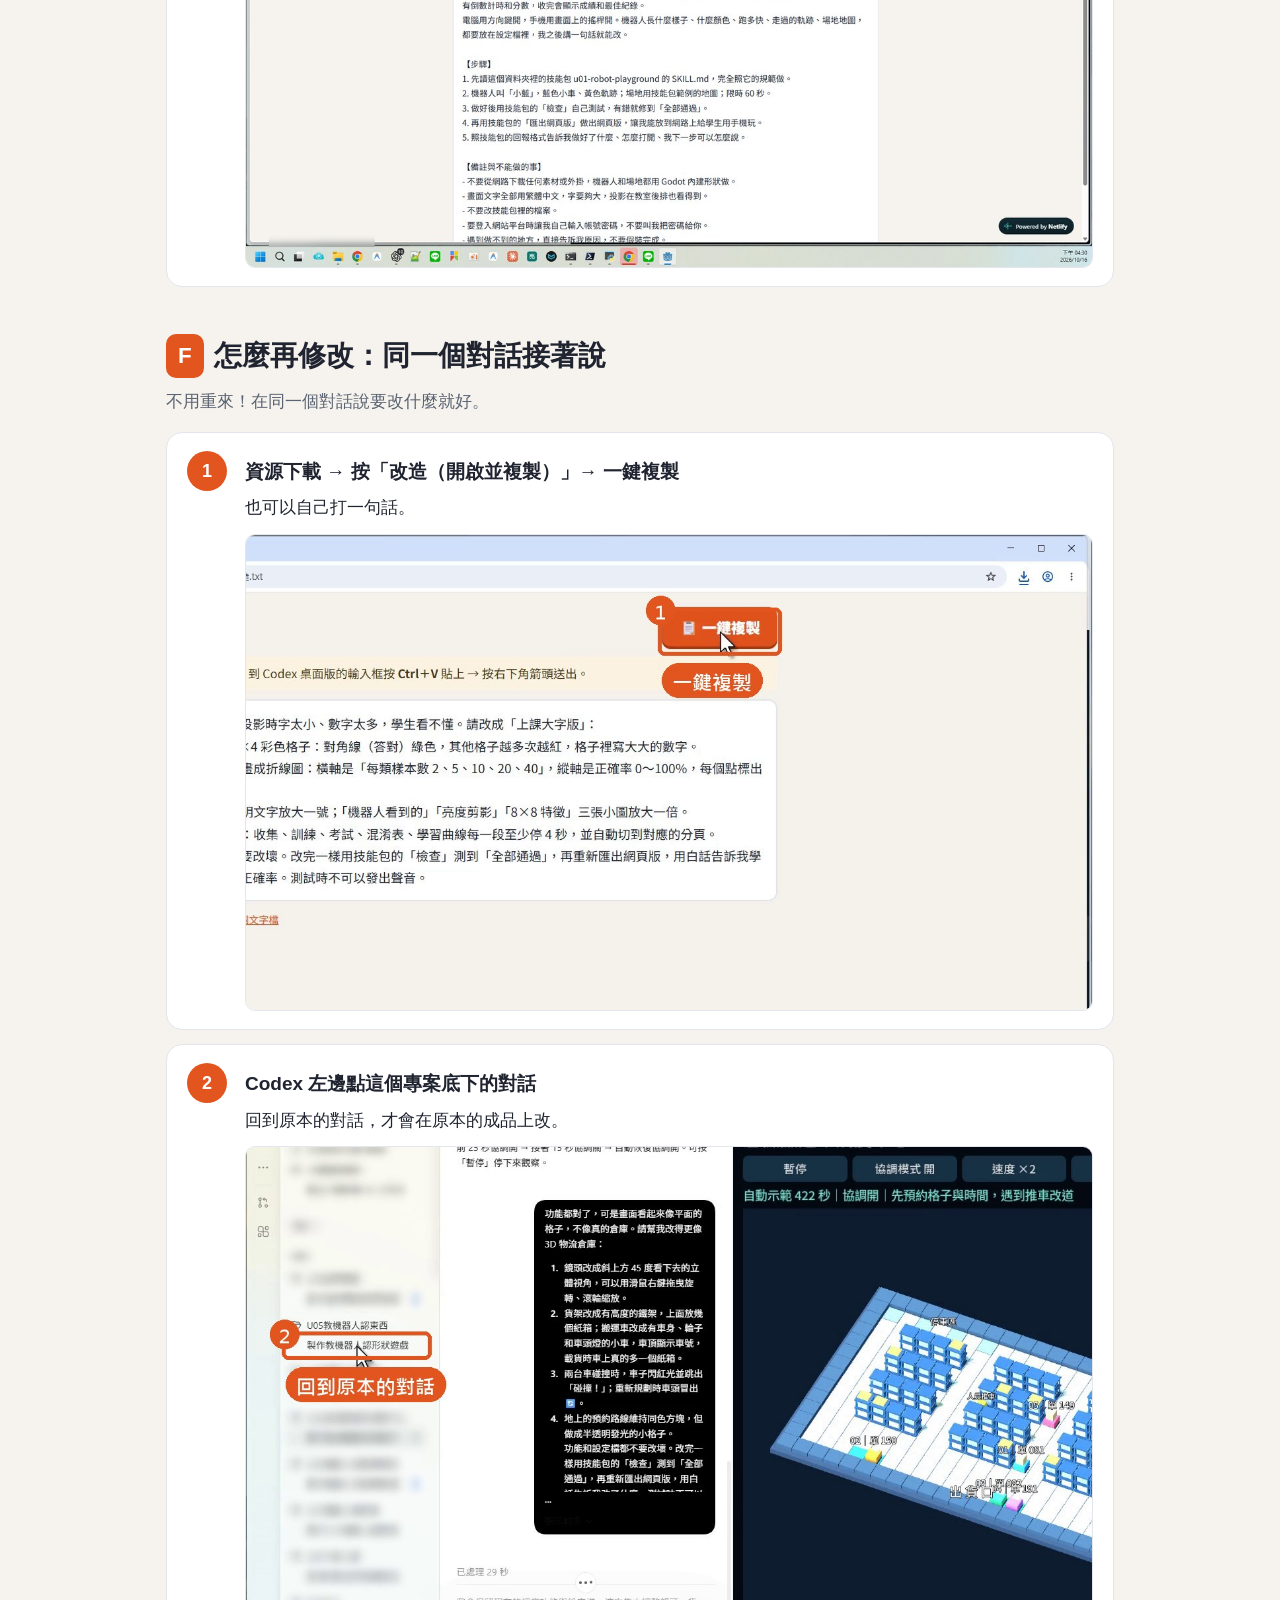
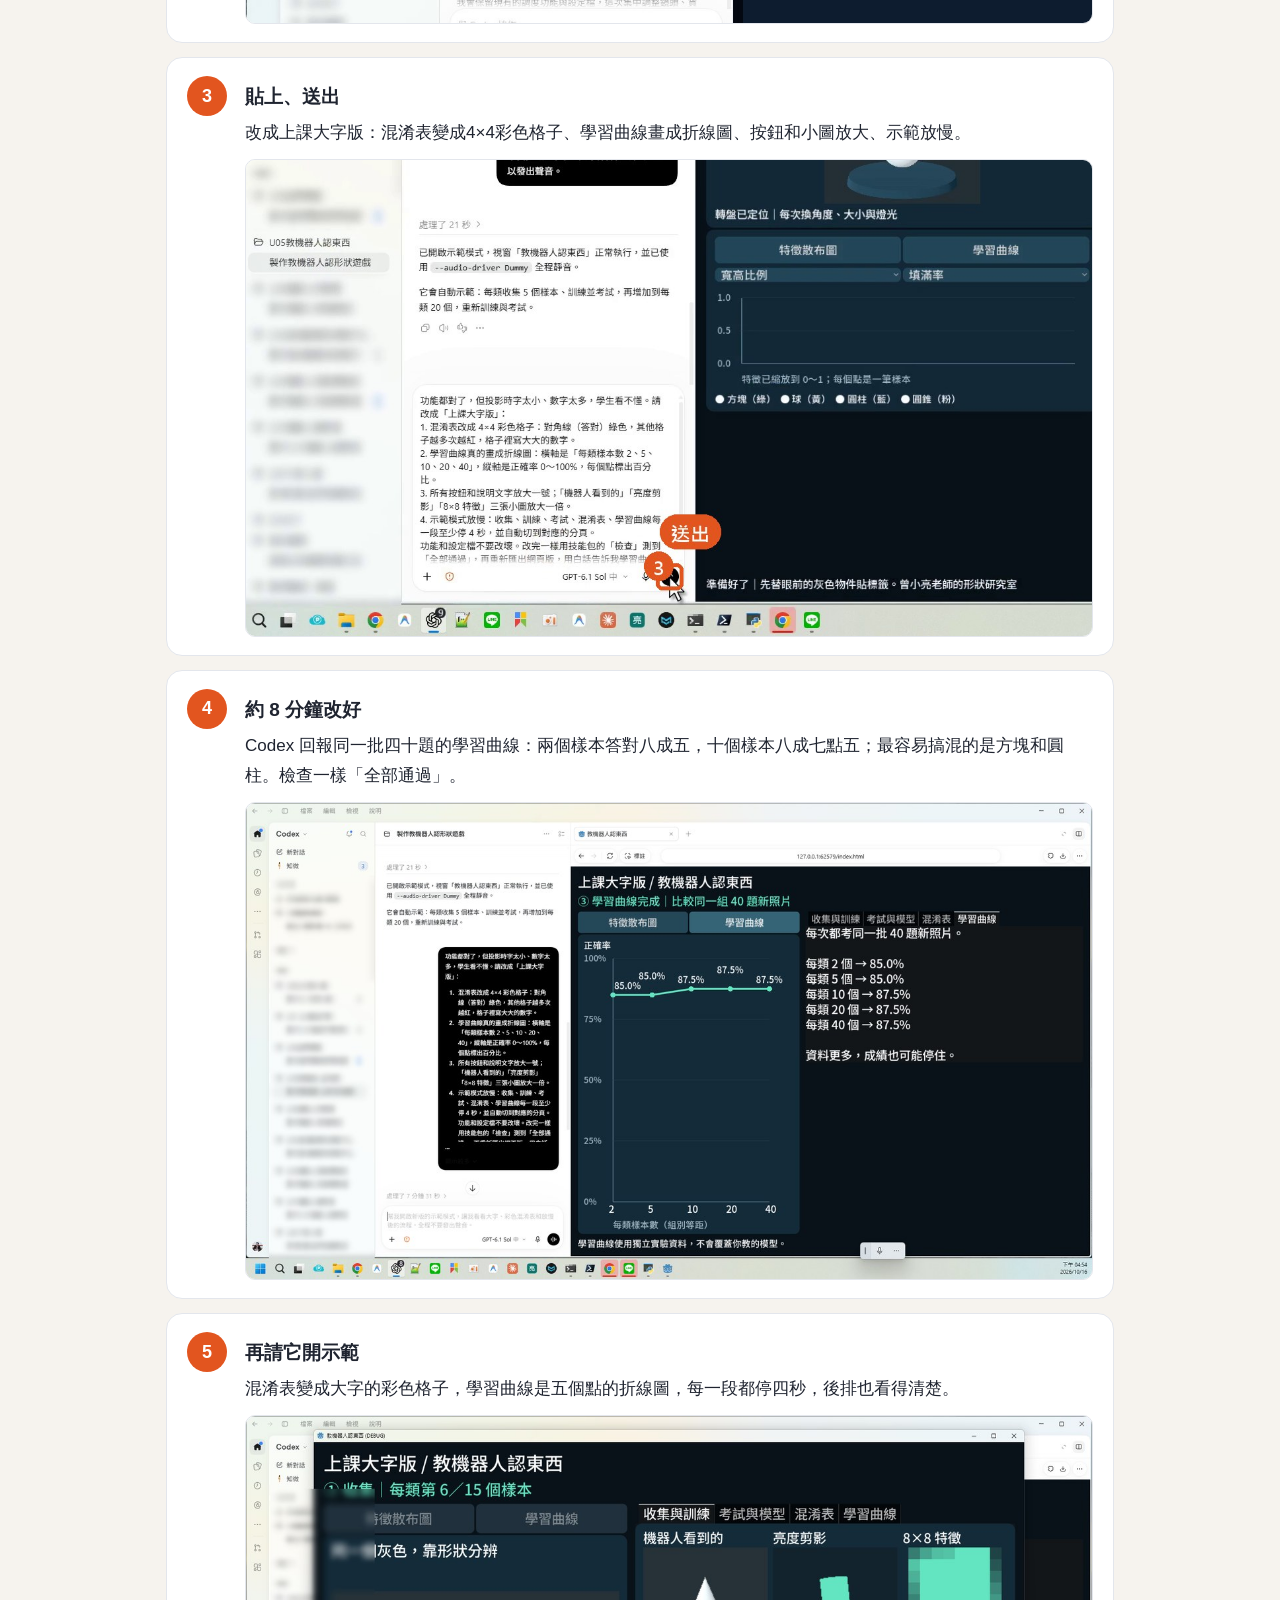
<file: assets/guide/U05/index.html>
<!doctype html>
<html lang="zh-Hant">
<head>
<meta charset="utf-8">
<meta name="viewport" content="width=device-width,initial-scale=1">
<title>U05 圖解教學</title>
<style>
:root{--bg:#f6f3ee;--card:#fff;--ink:#1f2430;--sub:#5b6472;--line:#e3e6ec;--acc:#e2551f;--accs:#fdeee6;--teal:#0f766e;--teals:#e6f6f4;--navy:#1e3a8a;--warn:#b45309;--warns:#fff6e5}
*{box-sizing:border-box}
body{margin:0;background:var(--bg);color:var(--ink);font:17px/1.8 "Noto Sans TC","Microsoft JhengHei",sans-serif}
a{color:var(--acc)}
.wrap{max-width:980px;margin:0 auto;padding:0 16px 80px}
header{background:var(--ink);color:#fff;padding:28px 0 24px}
header .wrap{padding-bottom:0}
header .k{display:inline-block;background:var(--acc);border-radius:8px;padding:2px 12px;font-weight:700;font-size:14px;letter-spacing:2px}
header h1{margin:10px 0 6px;font-size:clamp(26px,5vw,40px);line-height:1.3}
header p{margin:0;color:#d7dbe3}
header .links{margin-top:14px;display:flex;flex-wrap:wrap;gap:10px}
header .links a{color:#fff;border:1.5px solid #ffffff66;border-radius:10px;padding:6px 14px;text-decoration:none;font-weight:700;font-size:15px}
nav.toc{background:var(--card);border:1px solid var(--line);border-radius:14px;padding:16px 20px;margin:22px 0}
nav.toc b{display:block;margin-bottom:6px}
nav.toc ol{margin:0;padding-left:22px}
nav.toc a{color:var(--ink);text-decoration:none}
nav.toc a:hover{color:var(--acc)}
h2{margin:44px 0 6px;font-size:clamp(22px,4vw,28px);display:flex;align-items:center;gap:10px;scroll-margin-top:12px}
h2 .p{background:var(--acc);color:#fff;border-radius:10px;padding:2px 12px;font-size:.8em}
.lead{color:var(--sub);margin:0 0 14px}
.step{background:var(--card);border:1px solid var(--line);border-radius:16px;padding:18px 20px;margin:14px 0;display:grid;grid-template-columns:44px 1fr;gap:4px 14px}
.step .n{width:40px;height:40px;border-radius:50%;background:var(--acc);color:#fff;font-weight:900;display:flex;align-items:center;justify-content:center;font-size:18px}
.step h3{margin:4px 0 4px;font-size:19px}
.step .b{grid-column:2}
.step img{cursor:zoom-in;width:100%;border:1px solid var(--line);border-radius:10px;margin-top:10px;display:block}
.step p{margin:4px 0}
@media (max-width:600px){.step{grid-template-columns:1fr}.step .b{grid-column:1}}
.kbd{display:inline-block;background:#eef0f4;border:1px solid #d5d9e0;border-radius:6px;padding:0 7px;font:600 .92em Consolas,"Noto Sans TC",monospace}
pre{background:#1f2430;color:#ffe08a;border-radius:10px;padding:12px 14px;white-space:pre-wrap;word-break:break-all;font:15px/1.6 Consolas,monospace;margin:8px 0;position:relative}
.cp{position:absolute;top:8px;right:8px;background:#ffe08a;color:#1f2430;border:0;border-radius:8px;padding:4px 10px;font:700 13px "Noto Sans TC",sans-serif;cursor:pointer}
.note{border-radius:12px;padding:12px 16px;margin:12px 0;border-left:5px solid}
.note.tip{background:var(--teals);border-color:var(--teal)}
.note.warn{background:var(--warns);border-color:var(--warn)}
.note.key{background:var(--accs);border-color:var(--acc)}
.note b.h{display:block}
.tree{background:var(--card);border:1px solid var(--line);border-radius:12px;padding:12px 16px;font:15px/1.7 Consolas,"Noto Sans TC",monospace;white-space:pre;overflow-x:auto}
table{width:100%;border-collapse:collapse;background:var(--card);border-radius:12px;overflow:hidden;margin:10px 0}
td,th{border-bottom:1px solid var(--line);padding:10px 12px;text-align:left;vertical-align:top}
th{background:#f0ece5}
.btn{display:inline-block;background:var(--acc);color:#fff;border-radius:10px;padding:6px 14px;text-decoration:none;font-weight:700;margin:6px 6px 0 0}
.btn.g{background:#2e7d32}
footer{color:var(--sub);font-size:14px;text-align:center;margin-top:40px}
#zoom{position:fixed;inset:0;background:#000c;display:none;align-items:center;justify-content:center;z-index:9;cursor:zoom-out}#zoom img{max-width:96vw;max-height:94vh;border-radius:8px}
</style>
</head>
<body>
<header><div class="wrap">
  <span class="k">UNIT 05 · 圖解教學</span>
  <h1>教機器人認東西：一步一步跟著做</h1>
  <p>用 Codex 桌面版完成第五單元。每一張都是真實操作畫面（2026-10-16 實錄），照著編號做，不用懂程式。</p>
  <div class="links"><a href="../../video/U05.mp4" target="_blank" rel="noopener">🎬 看教學影片</a><a href='/reader?u=U05'>📖 翻開電子書</a><a href='/'>← 回課程首頁</a></div>
</div></header>
<div class="wrap">
<nav class="toc"><b>目錄（照順序做）</b><ol><li><a href="#A">下載技能包</a></li><li><a href="#B">解壓縮到練習資料夾</a></li><li><a href="#C">Codex 桌面版：建立專案</a></li><li><a href="#D">貼上提示詞，送出</a></li><li><a href="#E">看回報，請它開示範</a></li><li><a href="#F">怎麼再修改：同一個對話接著說</a></li><li><a href="#G">下次怎麼再打開</a></li></ol></nav>
<h2 id="A"><span class="p">A</span>下載技能包</h2>
<p class="lead">技能包＝給 Codex 看的「做法說明書」。</p>
<div class="step"><div class="n">1</div><div class="b"><h3>課程網站 U05 卡片按「資源下載」</h3><p></p><img src="img/a1.jpg" alt="課程網站 U05 卡片按「資源下載」" loading="lazy"></div></div>
<div class="step"><div class="n">2</div><div class="b"><h3>按「技能包（交給 Codex 用）」</h3><p>會下載 <b>U05_教機器人認東西_SKILL.zip</b>，存到「下載」資料夾。</p><img src="img/a2.jpg" alt="按「技能包（交給 Codex 用）」" loading="lazy"></div></div>
<h2 id="B"><span class="p">B</span>解壓縮到練習資料夾</h2>
<p class="lead">壓縮檔要先解開，Codex 才讀得到。</p>
<div class="step"><div class="n">1</div><div class="b"><h3>選取壓縮檔 → 按上方「解壓縮全部」</h3><p>也可以在檔案上按右鍵選「解壓縮全部」。</p><img src="img/b1.jpg" alt="選取壓縮檔 → 按上方「解壓縮全部」" loading="lazy"></div></div>
<div class="step"><div class="n">2</div><div class="b"><h3>目的地改成你的練習資料夾</h3><p>例如 <code>D:\AI機器人實作\U05教機器人認東西</code>（和 Godot 資料夾放同一層，資料夾不存在會自動建立）。</p><img src="img/b2.jpg" alt="目的地改成你的練習資料夾" loading="lazy"></div></div>
<div class="step"><div class="n">3</div><div class="b"><h3>按「解壓縮」</h3><p></p><img src="img/b3.jpg" alt="按「解壓縮」" loading="lazy"></div></div>
<div class="step"><div class="n">4</div><div class="b"><h3>看到 u05-teach-robot 資料夾就對了</h3><p>這就是技能包，<b>不用打開它</b>，Codex 會自己讀。</p><img src="img/b4.jpg" alt="看到 u05-teach-robot 資料夾就對了" loading="lazy"></div></div>
<h2 id="C"><span class="p">C</span>Codex 桌面版：建立專案</h2>
<p class="lead">專案＝告訴 Codex「在哪個資料夾工作」。</p>
<div class="step"><div class="n">1</div><div class="b"><h3>左邊「專案」那一行按 ＋</h3><p><b>滑鼠移到「專案」那一行，右邊才會出現「＋」</b>。</p><img src="img/c1.jpg" alt="左邊「專案」那一行按 ＋" loading="lazy"></div></div>
<div class="step"><div class="n">2</div><div class="b"><h3>名稱打「U05教機器人認東西」</h3><p></p><img src="img/c2.jpg" alt="名稱打「U05教機器人認東西」" loading="lazy"></div></div>
<div class="step"><div class="n">3</div><div class="b"><h3>按「新增」選資料夾</h3><p></p><img src="img/c3.jpg" alt="按「新增」選資料夾" loading="lazy"></div></div>
<div class="step"><div class="n">4</div><div class="b"><h3>選練習資料夾 → 按「選擇資料夾」</h3><p>可以直接在「資料夾」欄貼上路徑。</p><img src="img/c4.jpg" alt="選練習資料夾 → 按「選擇資料夾」" loading="lazy"></div></div>
<div class="step"><div class="n">5</div><div class="b"><h3>按「建立專案」</h3><p></p><img src="img/c5.jpg" alt="按「建立專案」" loading="lazy"></div></div>
<div class="step"><div class="n">6</div><div class="b"><h3>按「信任資料夾」</h3><p>這是你自己的練習資料夾，可以放心信任。</p><img src="img/c6.jpg" alt="按「信任資料夾」" loading="lazy"></div></div>
<h2 id="D"><span class="p">D</span>貼上提示詞，送出</h2>
<p class="lead">不用開終端機、不用打指令。</p>
<div class="step"><div class="n">1</div><div class="b"><h3>資源下載 → 按「提示詞（開啟並複製）」</h3><p></p><img src="img/d1.jpg" alt="資源下載 → 按「提示詞（開啟並複製）」" loading="lazy"></div></div>
<div class="step"><div class="n">2</div><div class="b"><h3>提示詞頁：按「一鍵複製」</h3><p></p><img src="img/d2.jpg" alt="提示詞頁：按「一鍵複製」" loading="lazy"></div></div>
<div class="step"><div class="n">3</div><div class="b"><h3>回到 Codex，按 Ctrl＋V 貼上</h3><p></p><img src="img/d3.jpg" alt="回到 Codex，按 Ctrl＋V 貼上" loading="lazy"></div></div>
<div class="step"><div class="n">4</div><div class="b"><h3>按右下角箭頭送出</h3><p></p><img src="img/d4.jpg" alt="按右下角箭頭送出" loading="lazy"></div></div>
<div class="step"><div class="n">5</div><div class="b"><h3>等它做完（這次約 18 分鐘）</h3><p>Codex 會讀技能包、寫程式、用「檢查」自己測試、匯出網頁版。</p><img src="img/d5.jpg" alt="等它做完（這次約 18 分鐘）" loading="lazy"></div></div>
<h2 id="E"><span class="p">E</span>看回報，請它開示範</h2>
<p class="lead">做完 Codex 會白話回報：做了什麼、檢查結果、怎麼打開、下一步怎麼說。</p>
<div class="step"><div class="n">1</div><div class="b"><h3>看回報：檢查「全部通過」</h3><p></p><img src="img/e1.jpg" alt="看回報：檢查「全部通過」" loading="lazy"></div></div>
<div class="step"><div class="n">2</div><div class="b"><h3>同一個對話打：幫我開啟示範模式讓我看看</h3><p><pre>幫我開啟示範模式讓我看看。測試不可以發出聲音。</pre>輸入框出現灰色建議句時，按 <span class="kbd">Tab</span> 可以直接採用。</p><img src="img/e2.jpg" alt="同一個對話打：幫我開啟示範模式讓我看看" loading="lazy"></div></div>
<div class="step"><div class="n">3</div><div class="b"><h3>按送出，示範就開了</h3><p>示範模式會自動收集樣本、訓練、考試。Codex 實測：每類五個樣本時，四十題答對八成五。</p><img src="img/e3.jpg" alt="按送出，示範就開了" loading="lazy"></div></div>
<h2 id="F"><span class="p">F</span>怎麼再修改：同一個對話接著說</h2>
<p class="lead">不用重來！在同一個對話說要改什麼就好。</p>
<div class="step"><div class="n">1</div><div class="b"><h3>資源下載 → 按「改造（開啟並複製）」→ 一鍵複製</h3><p>也可以自己打一句話。</p><img src="img/f1.jpg" alt="資源下載 → 按「改造（開啟並複製）」→ 一鍵複製" loading="lazy"></div></div>
<div class="step"><div class="n">2</div><div class="b"><h3>Codex 左邊點這個專案底下的對話</h3><p>回到原本的對話，才會在原本的成品上改。</p><img src="img/f2.jpg" alt="Codex 左邊點這個專案底下的對話" loading="lazy"></div></div>
<div class="step"><div class="n">3</div><div class="b"><h3>貼上、送出</h3><p>改成上課大字版：混淆表變成4×4彩色格子、學習曲線畫成折線圖、按鈕和小圖放大、示範放慢。</p><img src="img/f3.jpg" alt="貼上、送出" loading="lazy"></div></div>
<div class="step"><div class="n">4</div><div class="b"><h3>約 8 分鐘改好</h3><p>Codex 回報同一批四十題的學習曲線：兩個樣本答對八成五，十個樣本八成七點五；最容易搞混的是方塊和圓柱。檢查一樣「全部通過」。</p><img src="img/f4.jpg" alt="約 8 分鐘改好" loading="lazy"></div></div>
<div class="step"><div class="n">5</div><div class="b"><h3>再請它開示範</h3><p>混淆表變成大字的彩色格子，學習曲線是五個點的折線圖，每一段都停四秒，後排也看得清楚。</p><img src="img/f5.jpg" alt="再請它開示範" loading="lazy"></div></div>
<h2 id="G"><span class="p">G</span>下次怎麼再打開</h2>
<p class="lead">關掉電腦、明天再來，有兩個方法。</p>
<div class="step"><div class="n">1</div><div class="b"><h3>方法一：練習資料夾裡雙擊「開始玩」</h3><p>類型是「Windows 批次檔」那個（完整檔名 開始玩.bat）。Godot 要放在練習資料夾旁邊的 <code>Godot</code> 資料夾（U00 裝的那個）。</p><img src="img/g1.jpg" alt="方法一：練習資料夾裡雙擊「開始玩」" loading="lazy"></div></div>
<div class="step"><div class="n">2</div><div class="b"><h3>遊戲就出現了</h3><p></p><img src="img/g2.jpg" alt="遊戲就出現了" loading="lazy"></div></div>
<div class="step"><div class="n">3</div><div class="b"><h3>方法二：Codex 左邊點專案底下的對話，接著打字</h3><p>對話都會保留，接著說要改什麼就好。</p><img src="img/g3.jpg" alt="方法二：Codex 左邊點專案底下的對話，接著打字" loading="lazy"></div></div>
<div class="note warn"><b class="h">雙擊「開始玩」沒反應？</b>2026-10-16 前下載的技能包有一個路徑引號的錯誤，會讓 Godot 打不開。請重新下載技能包，或跟 Codex 說：「開始玩.bat 雙擊沒反應，請幫我修好」。</div>
<footer>阿亮老師 · AI 協作機器人的設計與實作 · 圖片皆為 2026-10-16 真實操作畫面（畫面上的箭頭指標與編號框是後製標示）</footer>
</div>
<div id="zoom" onclick="this.style.display='none'"><img alt=""></div>
<script>
document.querySelectorAll('.step img').forEach(i => i.onclick = () => { const z = document.getElementById('zoom'); z.querySelector('img').src = i.src; z.style.display = 'flex'; });
document.querySelectorAll('pre').forEach(p => { const b = document.createElement('button'); b.className = 'cp'; b.textContent = '複製';
  b.onclick = () => { navigator.clipboard.writeText(p.innerText.replace(/複製$/, '').trim()); b.textContent = '已複製'; setTimeout(() => b.textContent = '複製', 1500); }; p.appendChild(b); });
</script>
</body>
</html>
</file>
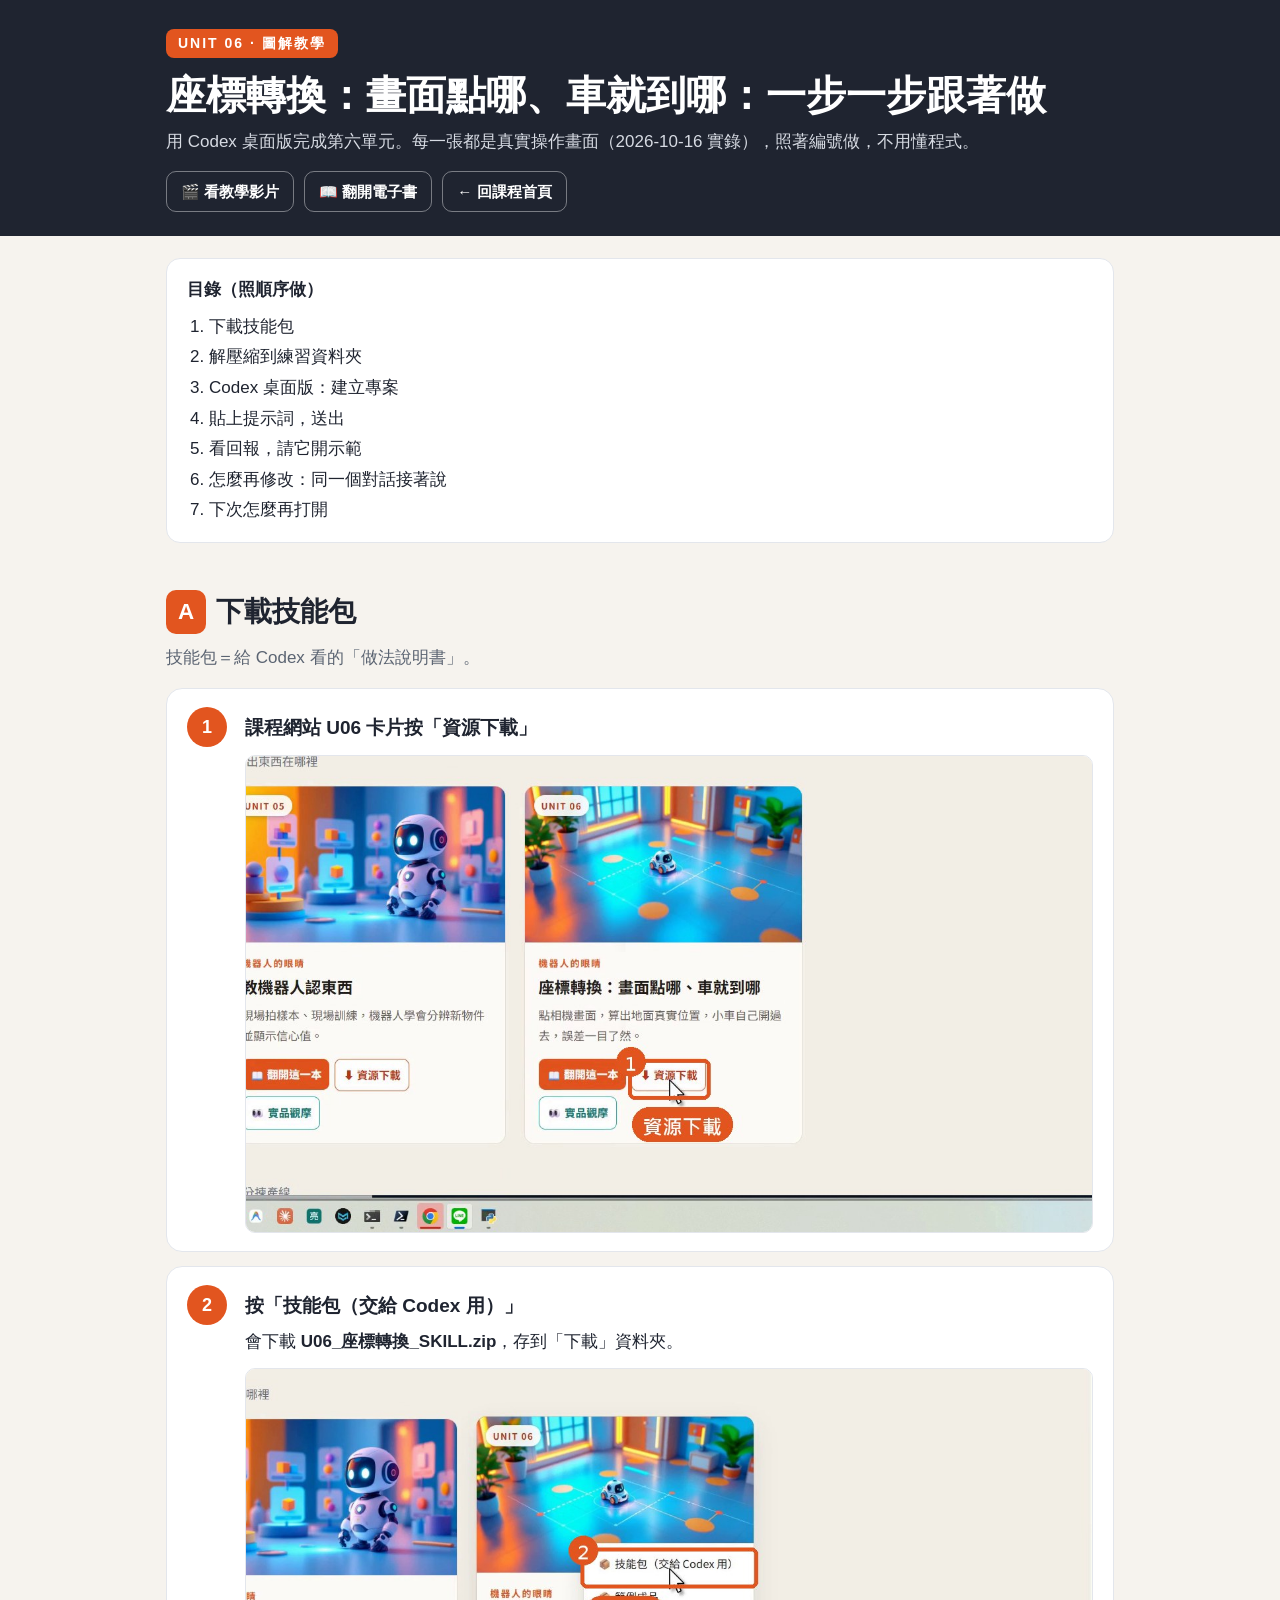
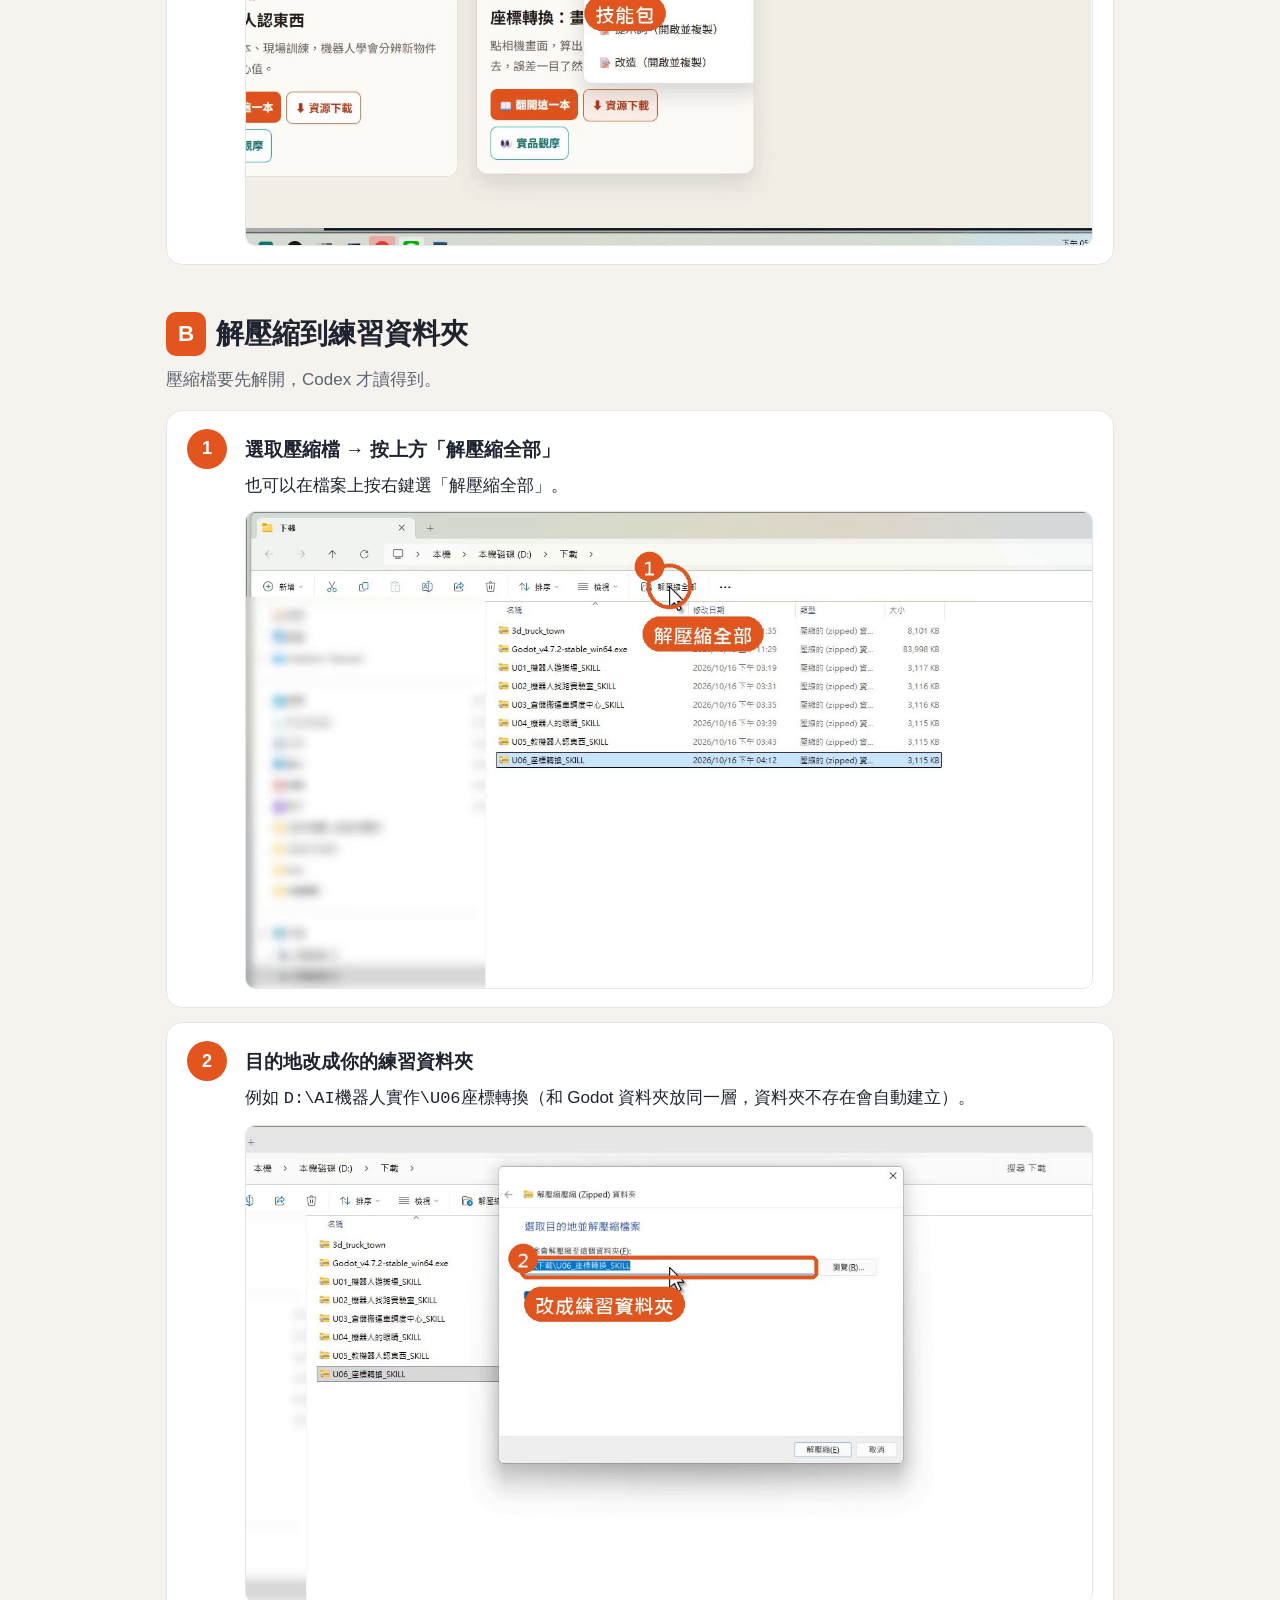
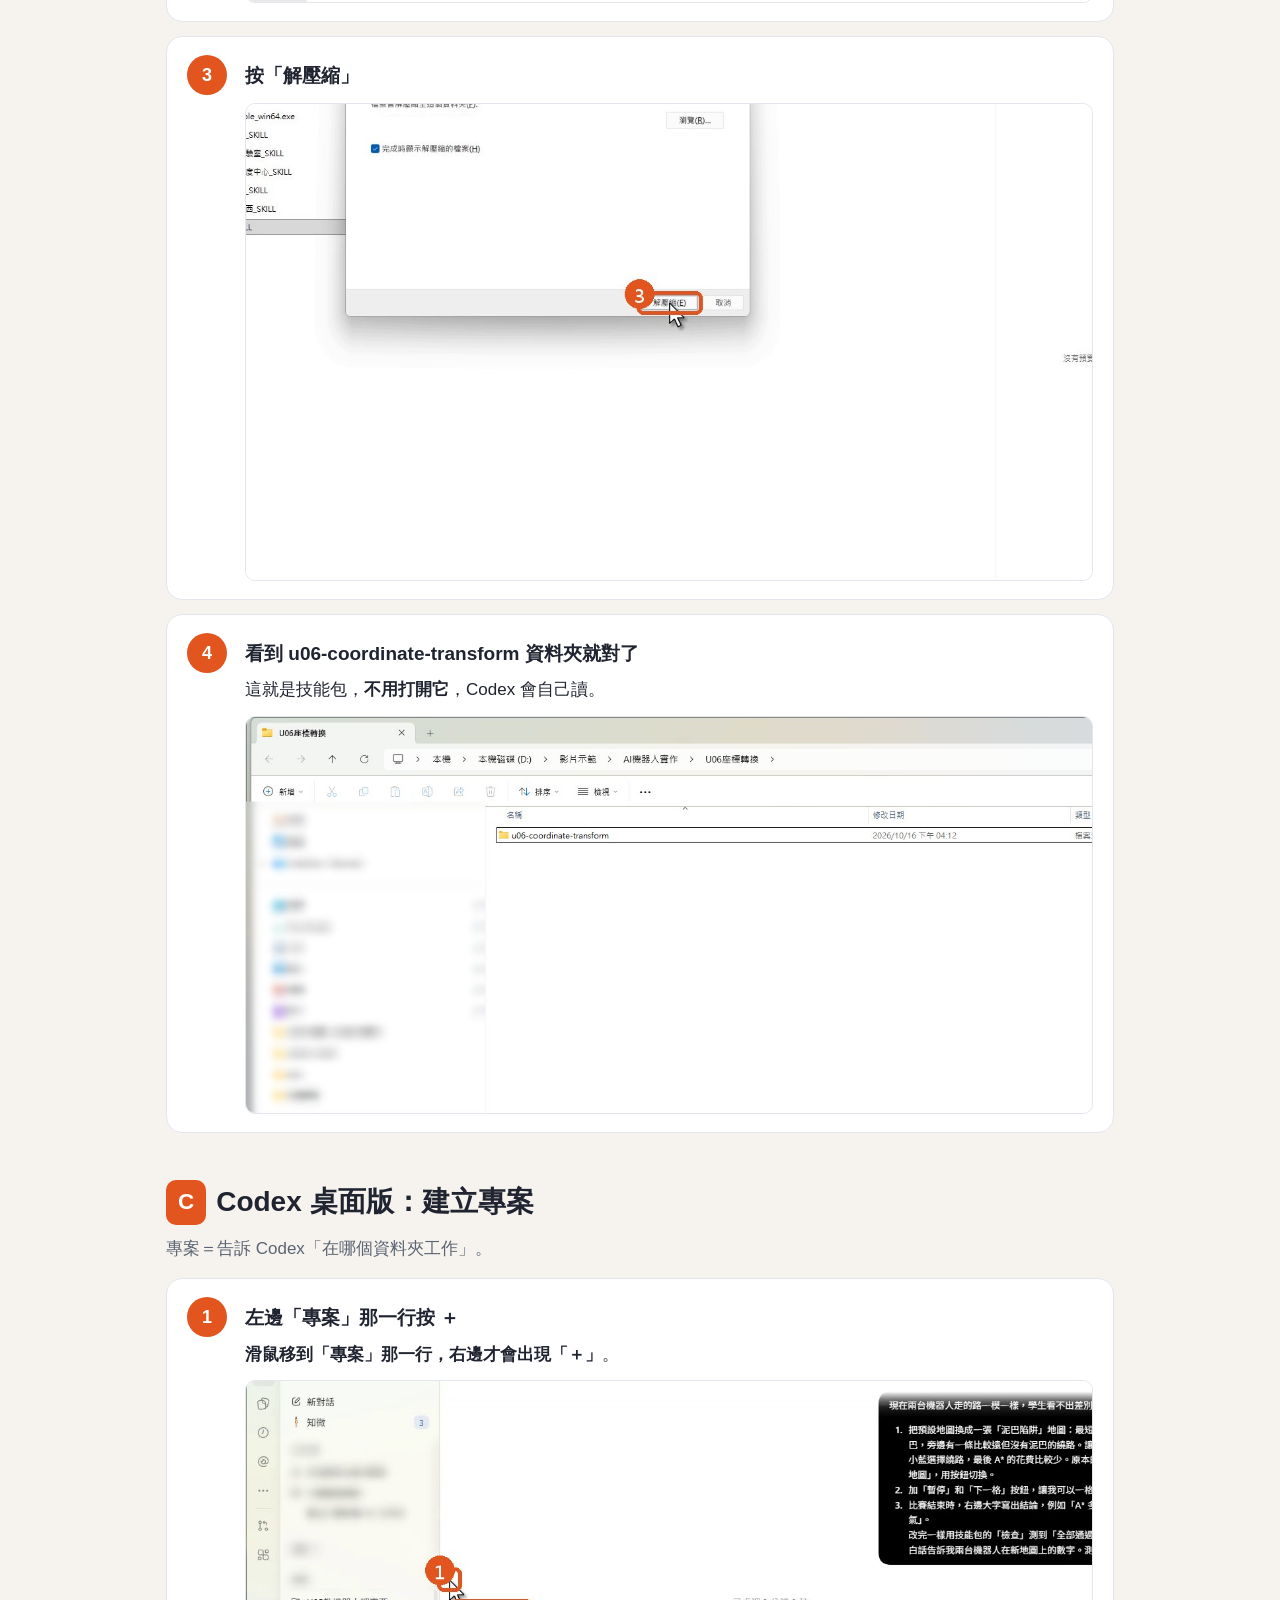
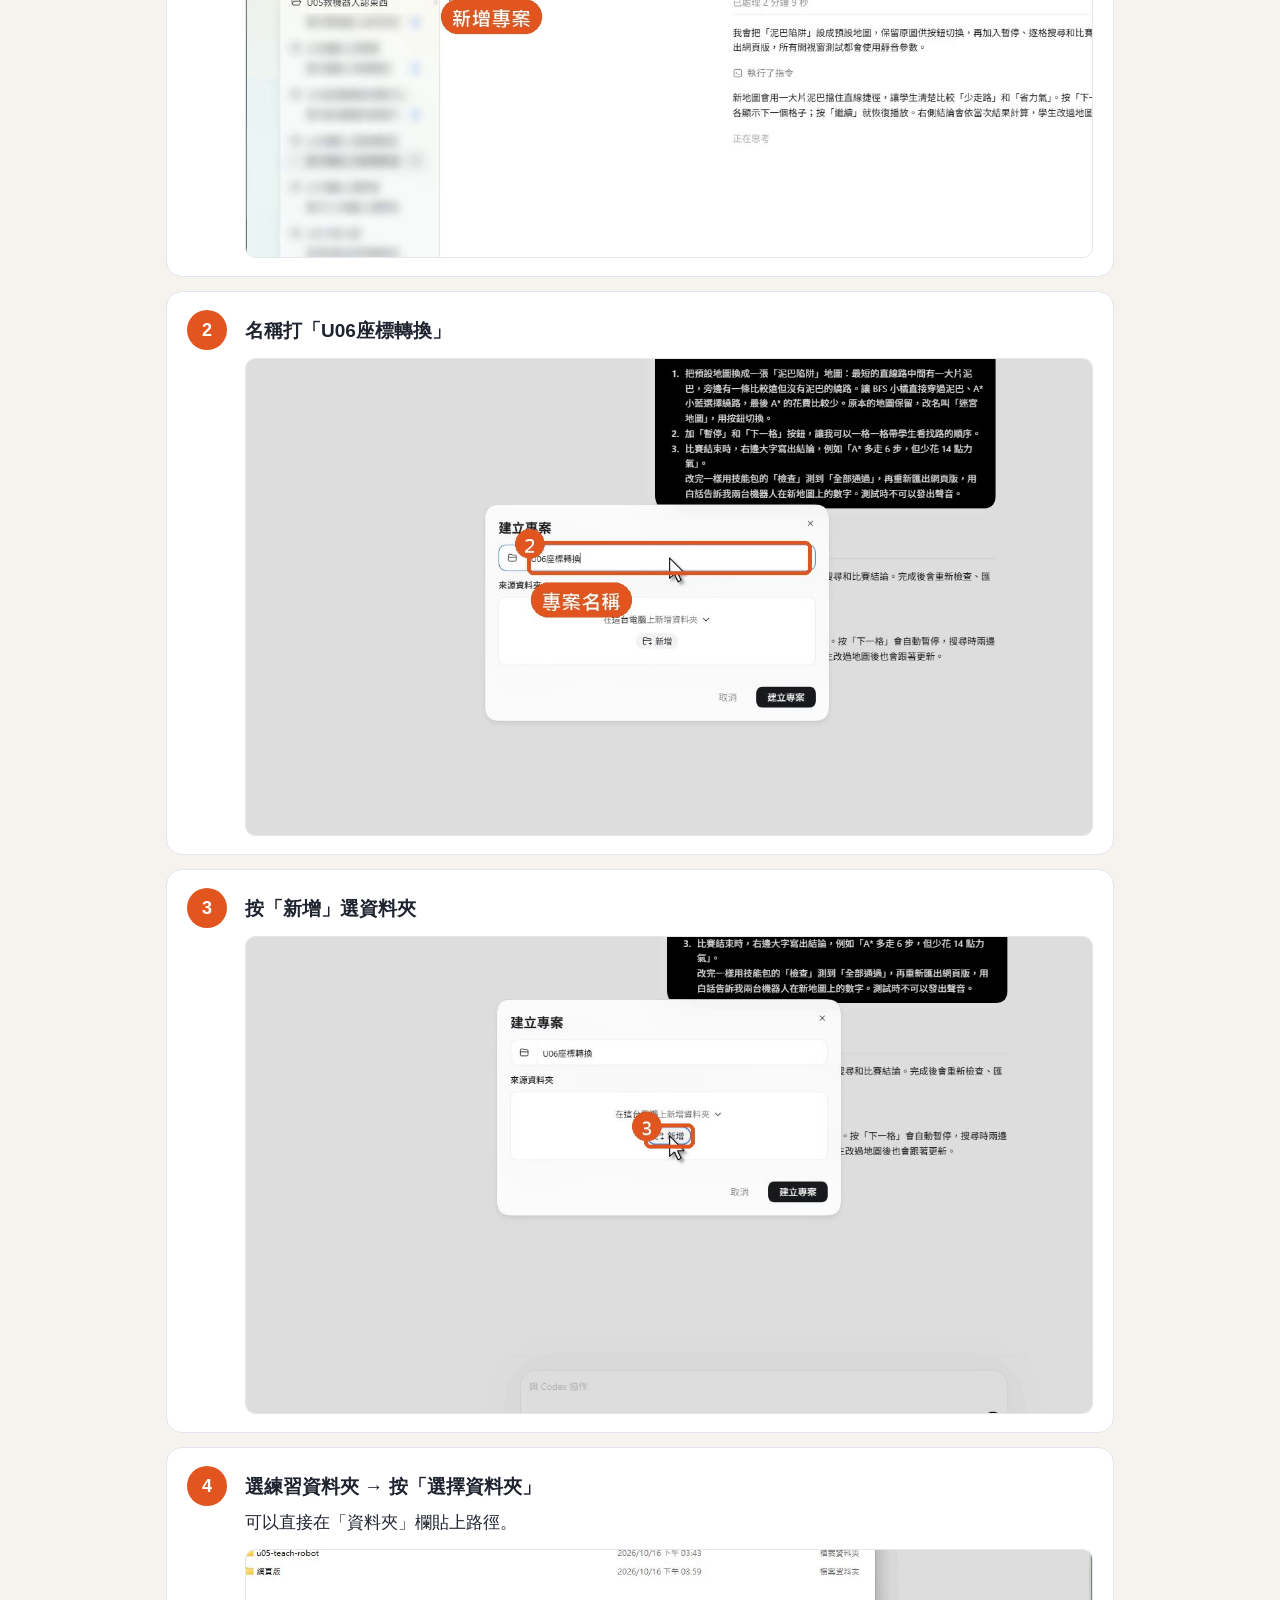
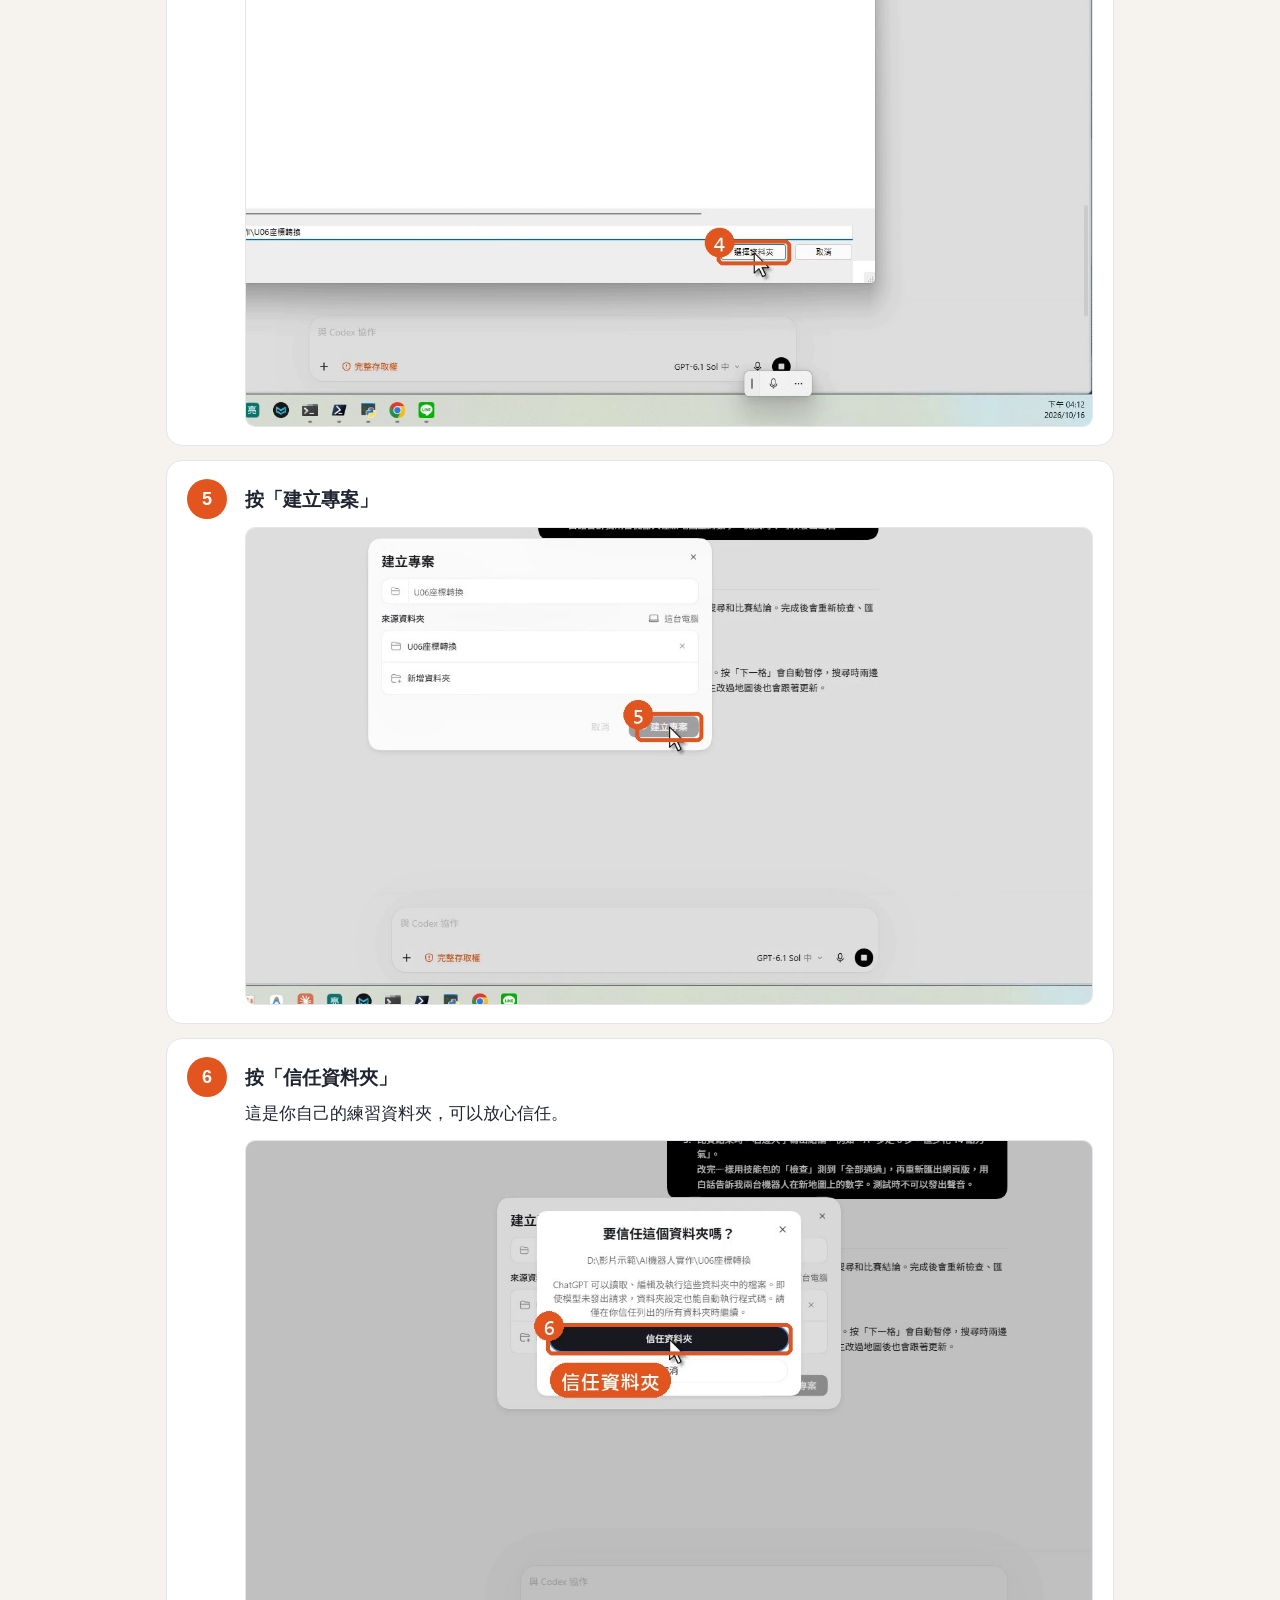
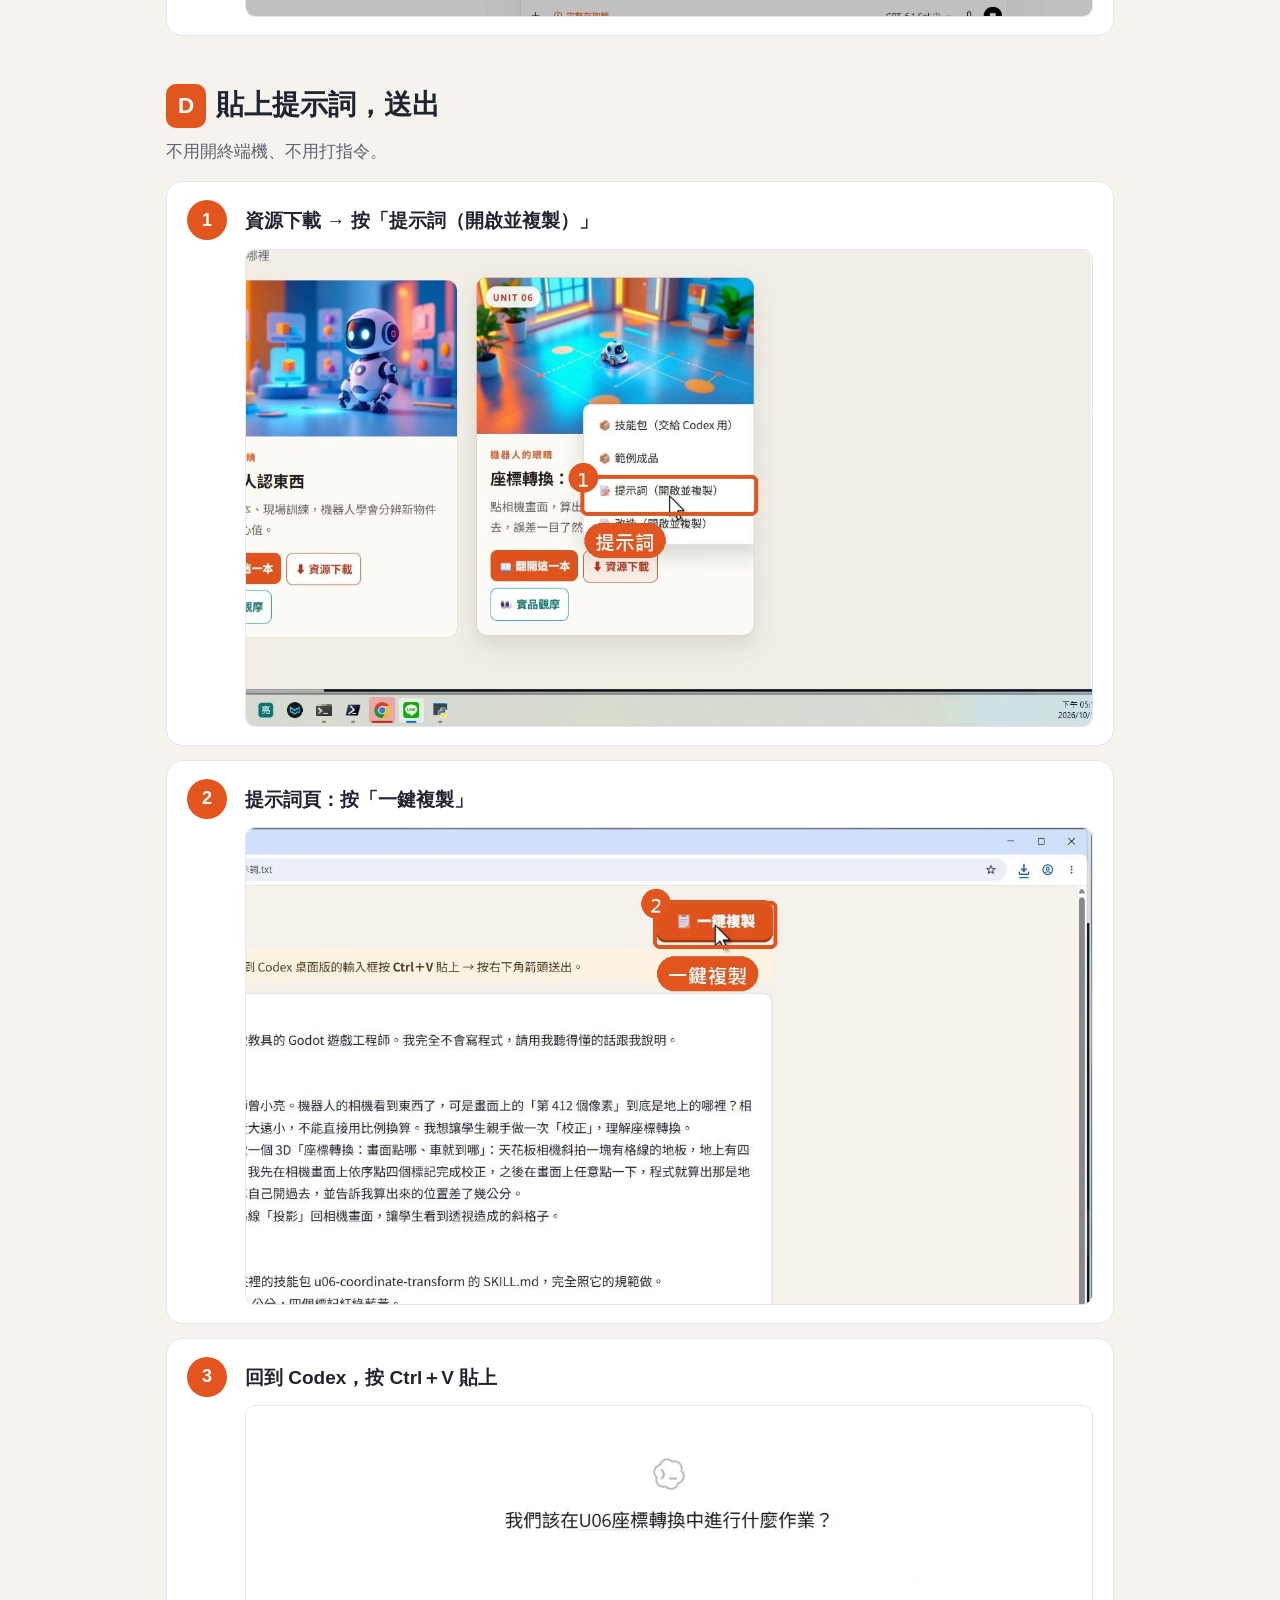
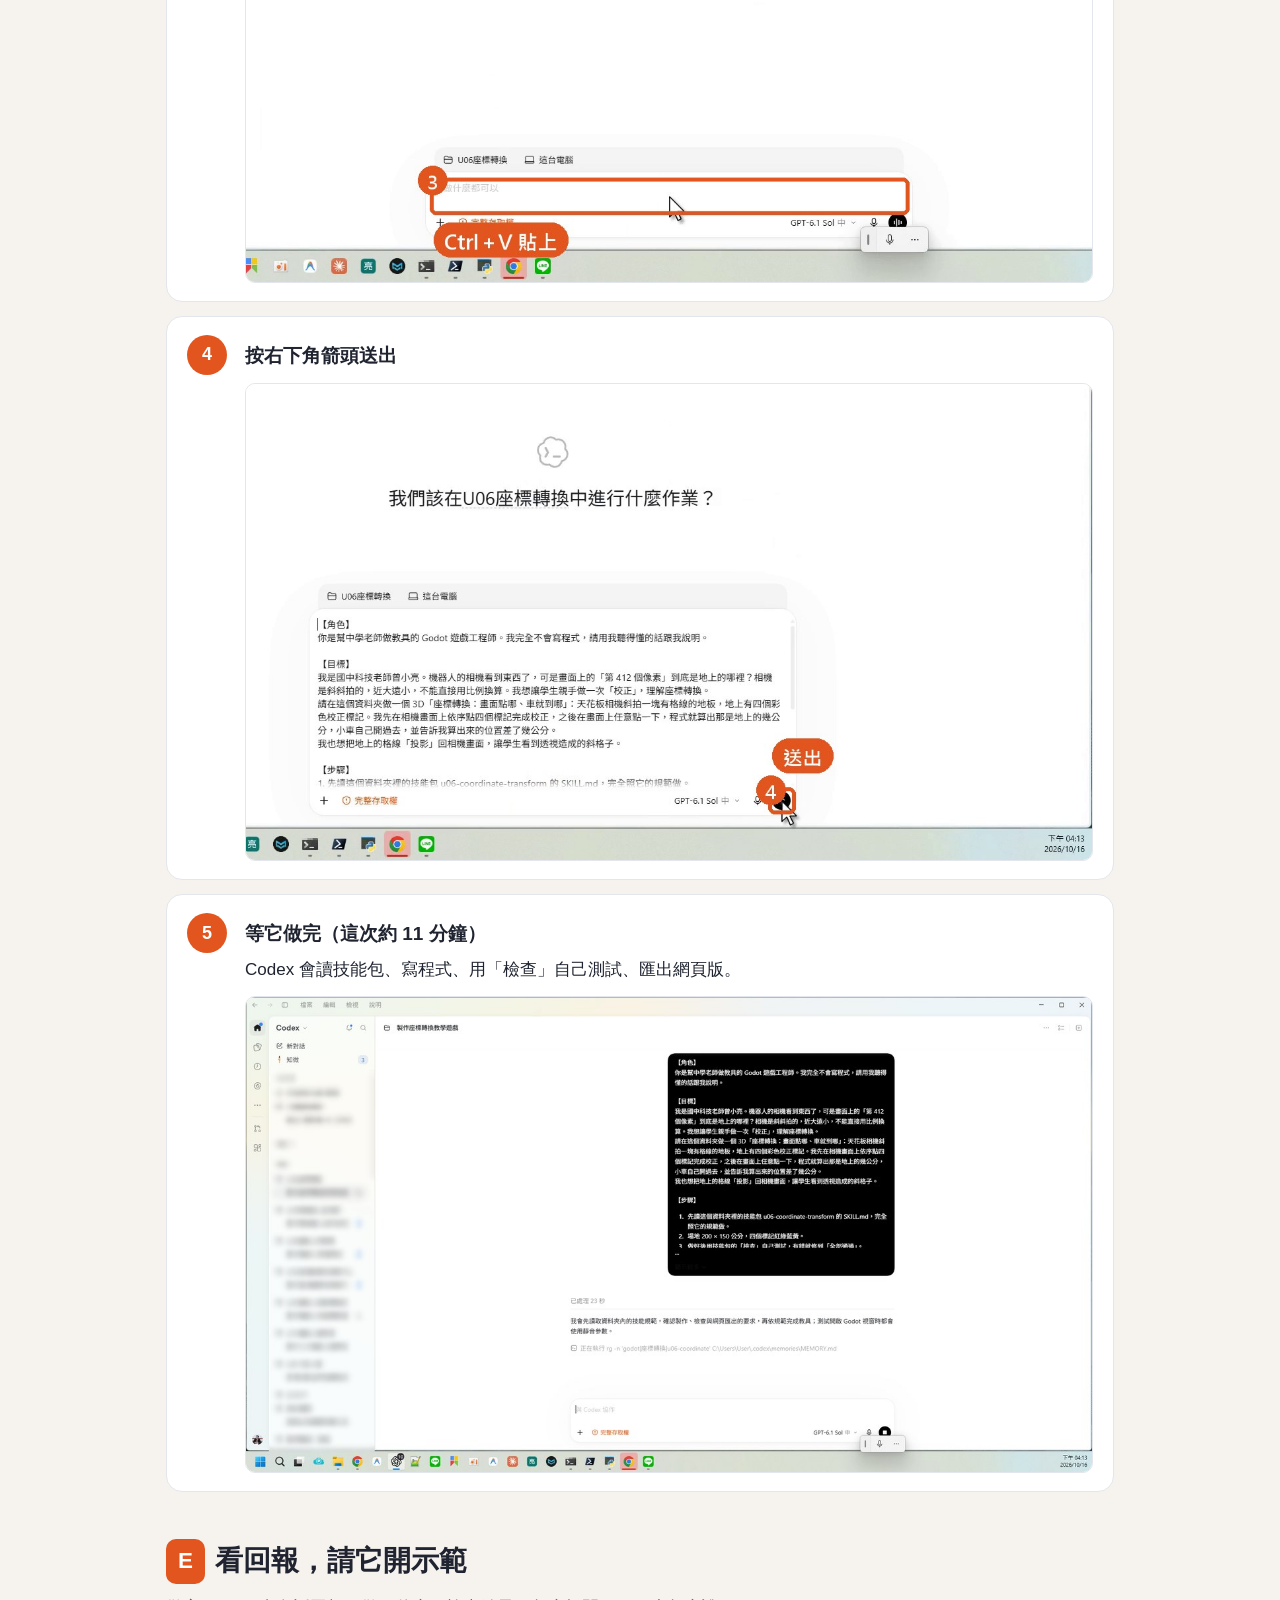
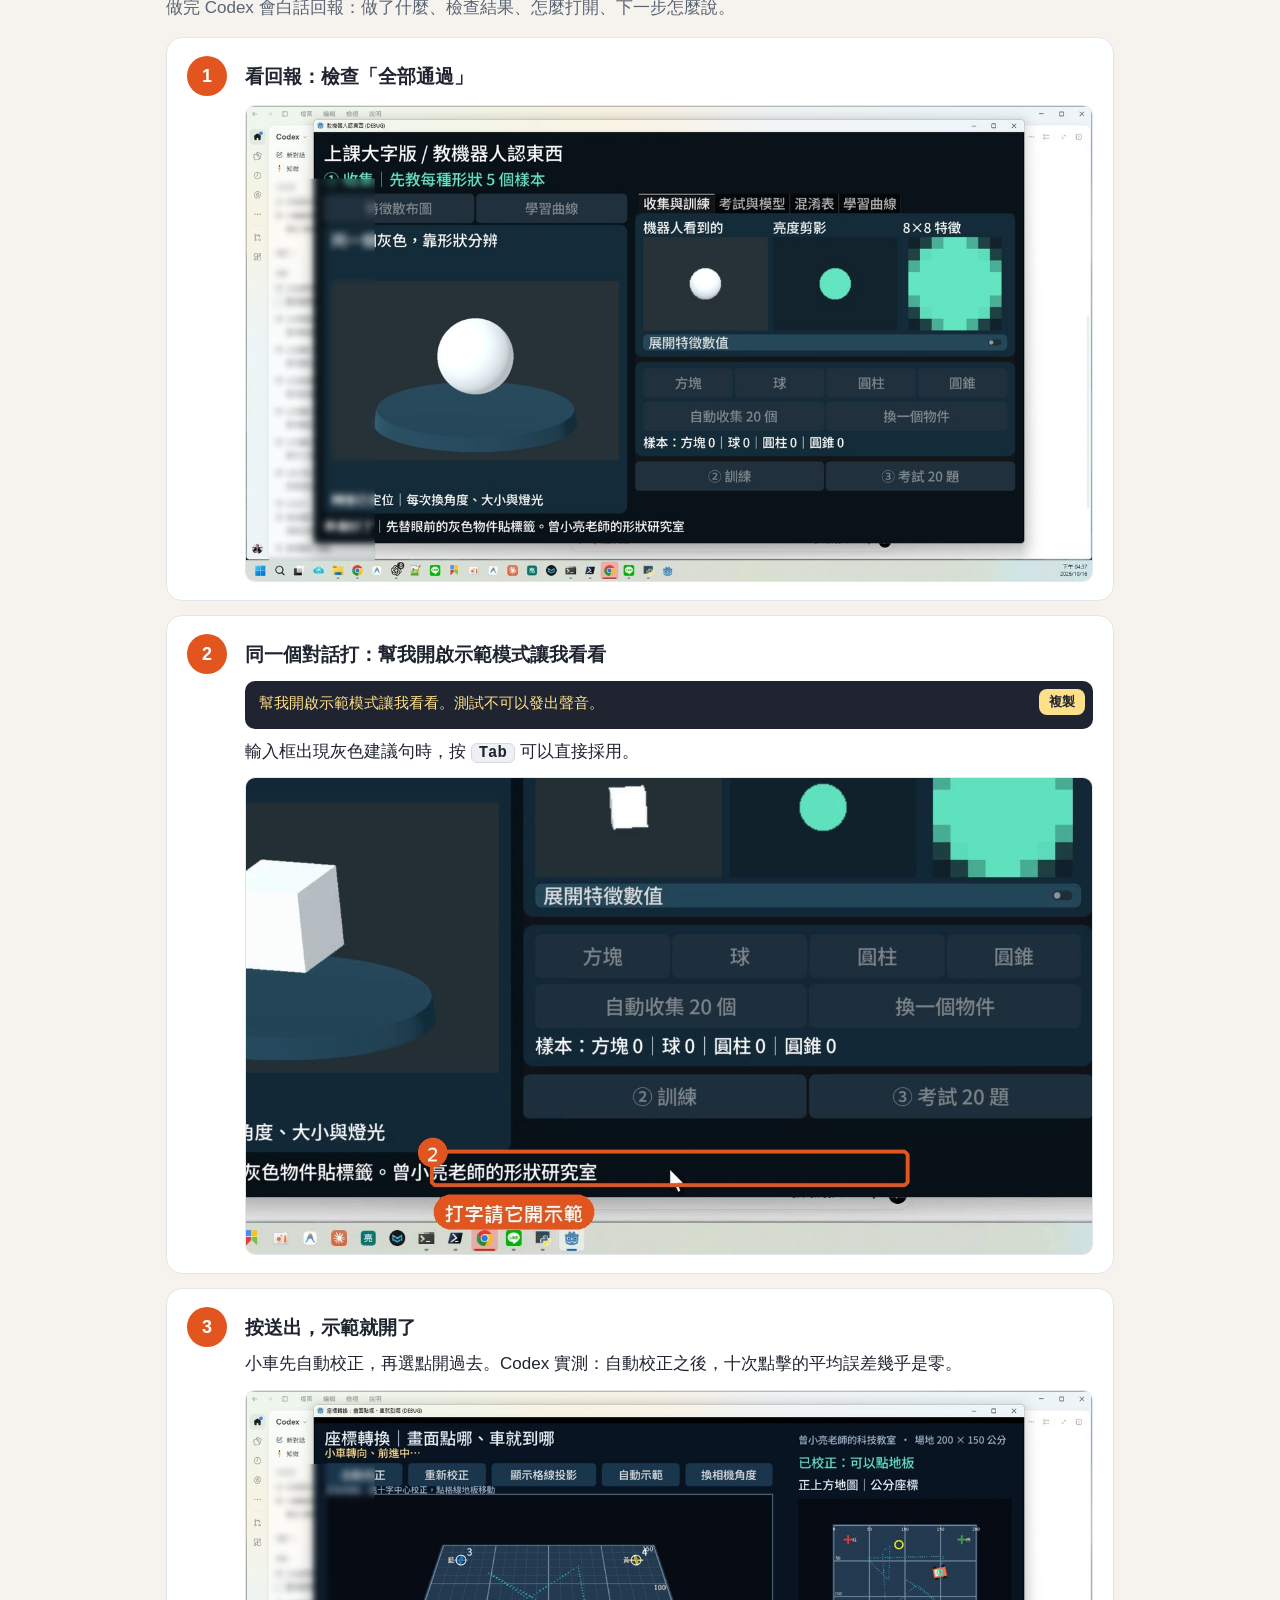
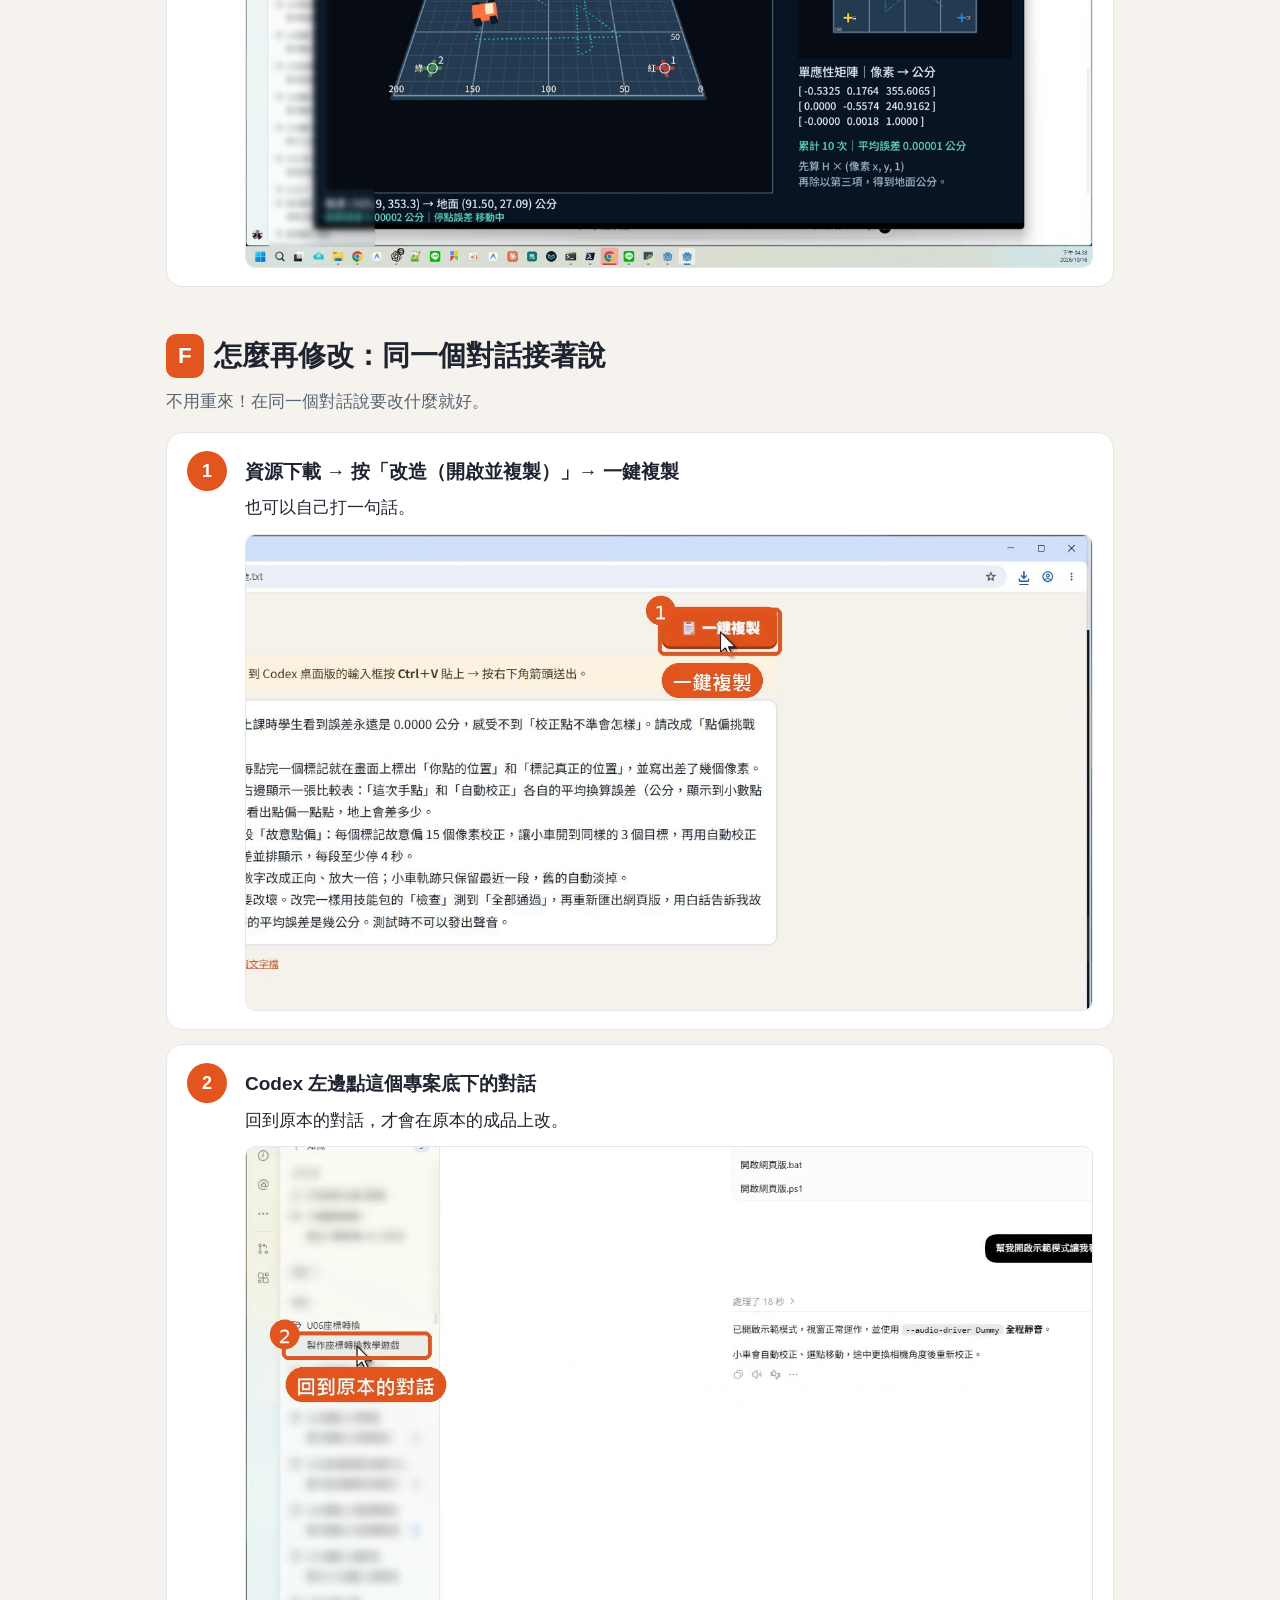
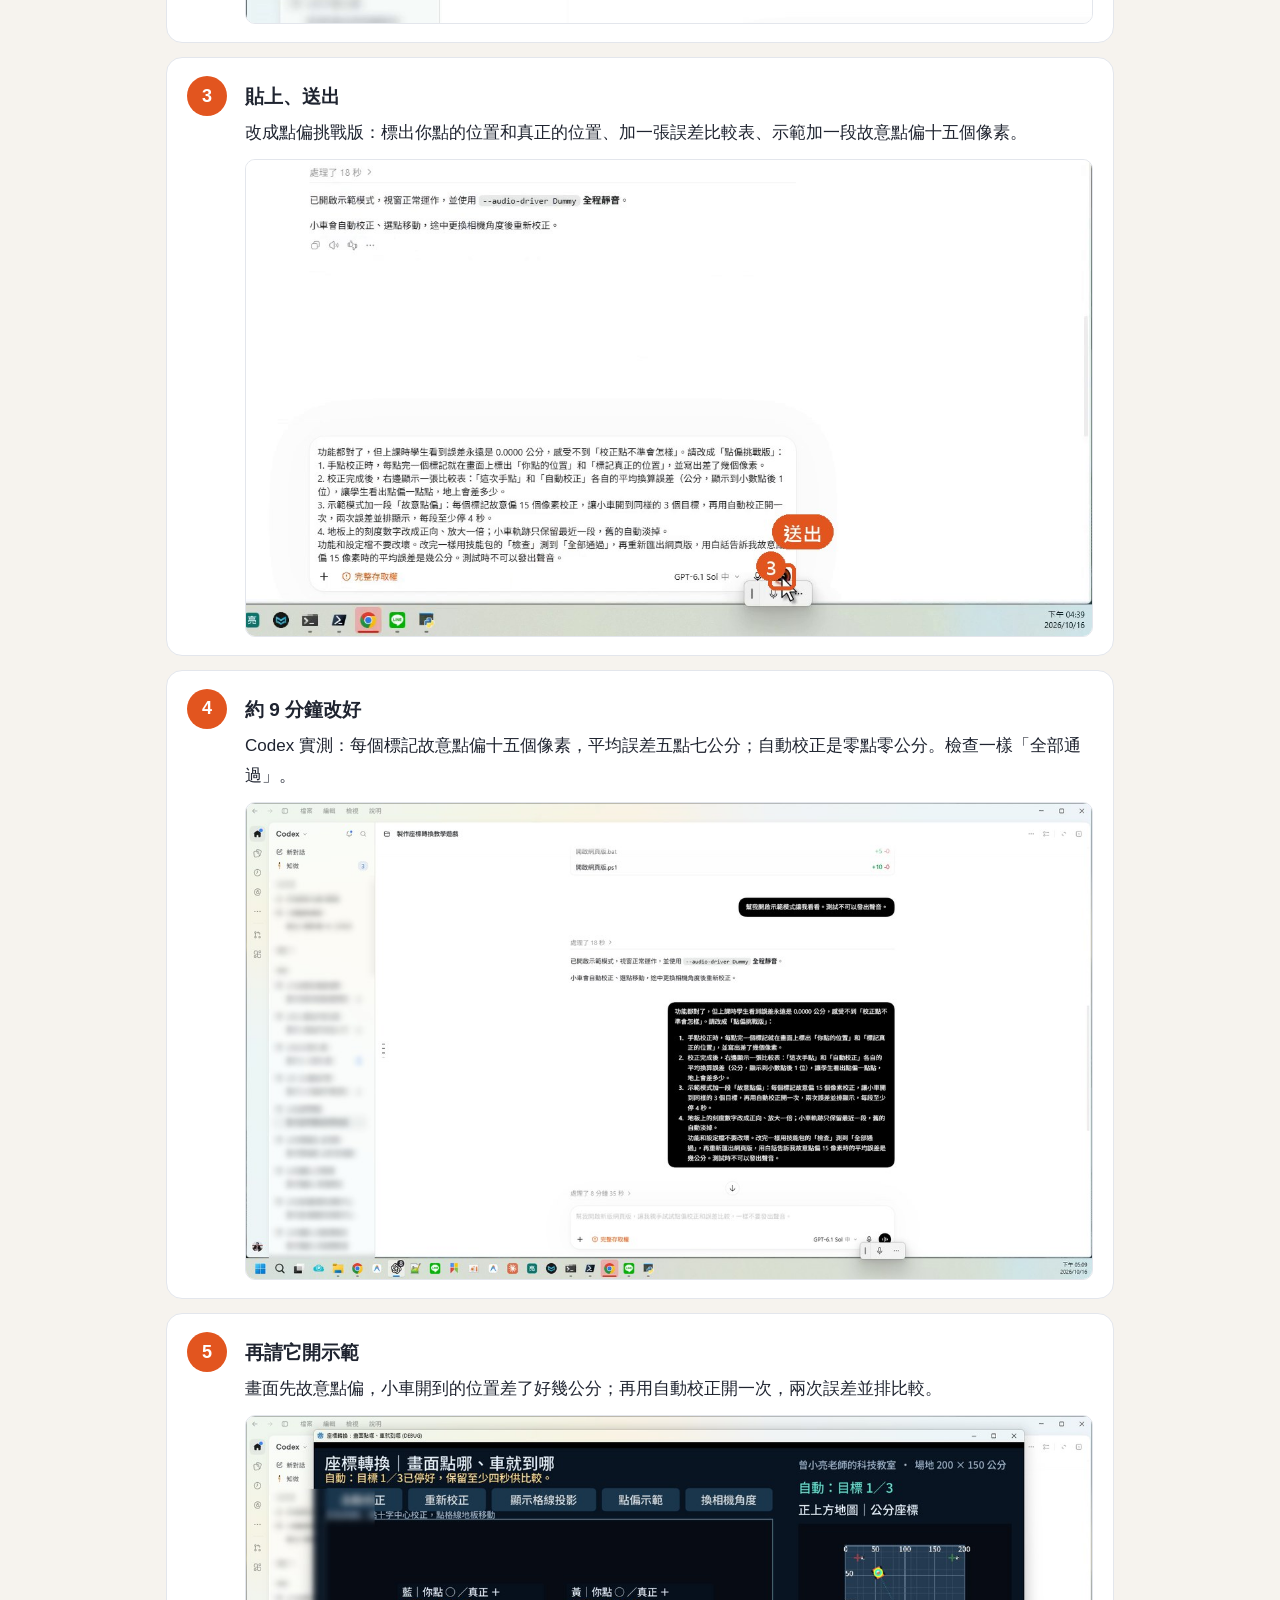
<file: assets/guide/U06/index.html>
<!doctype html>
<html lang="zh-Hant">
<head>
<meta charset="utf-8">
<meta name="viewport" content="width=device-width,initial-scale=1">
<title>U06 圖解教學</title>
<style>
:root{--bg:#f6f3ee;--card:#fff;--ink:#1f2430;--sub:#5b6472;--line:#e3e6ec;--acc:#e2551f;--accs:#fdeee6;--teal:#0f766e;--teals:#e6f6f4;--navy:#1e3a8a;--warn:#b45309;--warns:#fff6e5}
*{box-sizing:border-box}
body{margin:0;background:var(--bg);color:var(--ink);font:17px/1.8 "Noto Sans TC","Microsoft JhengHei",sans-serif}
a{color:var(--acc)}
.wrap{max-width:980px;margin:0 auto;padding:0 16px 80px}
header{background:var(--ink);color:#fff;padding:28px 0 24px}
header .wrap{padding-bottom:0}
header .k{display:inline-block;background:var(--acc);border-radius:8px;padding:2px 12px;font-weight:700;font-size:14px;letter-spacing:2px}
header h1{margin:10px 0 6px;font-size:clamp(26px,5vw,40px);line-height:1.3}
header p{margin:0;color:#d7dbe3}
header .links{margin-top:14px;display:flex;flex-wrap:wrap;gap:10px}
header .links a{color:#fff;border:1.5px solid #ffffff66;border-radius:10px;padding:6px 14px;text-decoration:none;font-weight:700;font-size:15px}
nav.toc{background:var(--card);border:1px solid var(--line);border-radius:14px;padding:16px 20px;margin:22px 0}
nav.toc b{display:block;margin-bottom:6px}
nav.toc ol{margin:0;padding-left:22px}
nav.toc a{color:var(--ink);text-decoration:none}
nav.toc a:hover{color:var(--acc)}
h2{margin:44px 0 6px;font-size:clamp(22px,4vw,28px);display:flex;align-items:center;gap:10px;scroll-margin-top:12px}
h2 .p{background:var(--acc);color:#fff;border-radius:10px;padding:2px 12px;font-size:.8em}
.lead{color:var(--sub);margin:0 0 14px}
.step{background:var(--card);border:1px solid var(--line);border-radius:16px;padding:18px 20px;margin:14px 0;display:grid;grid-template-columns:44px 1fr;gap:4px 14px}
.step .n{width:40px;height:40px;border-radius:50%;background:var(--acc);color:#fff;font-weight:900;display:flex;align-items:center;justify-content:center;font-size:18px}
.step h3{margin:4px 0 4px;font-size:19px}
.step .b{grid-column:2}
.step img{cursor:zoom-in;width:100%;border:1px solid var(--line);border-radius:10px;margin-top:10px;display:block}
.step p{margin:4px 0}
@media (max-width:600px){.step{grid-template-columns:1fr}.step .b{grid-column:1}}
.kbd{display:inline-block;background:#eef0f4;border:1px solid #d5d9e0;border-radius:6px;padding:0 7px;font:600 .92em Consolas,"Noto Sans TC",monospace}
pre{background:#1f2430;color:#ffe08a;border-radius:10px;padding:12px 14px;white-space:pre-wrap;word-break:break-all;font:15px/1.6 Consolas,monospace;margin:8px 0;position:relative}
.cp{position:absolute;top:8px;right:8px;background:#ffe08a;color:#1f2430;border:0;border-radius:8px;padding:4px 10px;font:700 13px "Noto Sans TC",sans-serif;cursor:pointer}
.note{border-radius:12px;padding:12px 16px;margin:12px 0;border-left:5px solid}
.note.tip{background:var(--teals);border-color:var(--teal)}
.note.warn{background:var(--warns);border-color:var(--warn)}
.note.key{background:var(--accs);border-color:var(--acc)}
.note b.h{display:block}
.tree{background:var(--card);border:1px solid var(--line);border-radius:12px;padding:12px 16px;font:15px/1.7 Consolas,"Noto Sans TC",monospace;white-space:pre;overflow-x:auto}
table{width:100%;border-collapse:collapse;background:var(--card);border-radius:12px;overflow:hidden;margin:10px 0}
td,th{border-bottom:1px solid var(--line);padding:10px 12px;text-align:left;vertical-align:top}
th{background:#f0ece5}
.btn{display:inline-block;background:var(--acc);color:#fff;border-radius:10px;padding:6px 14px;text-decoration:none;font-weight:700;margin:6px 6px 0 0}
.btn.g{background:#2e7d32}
footer{color:var(--sub);font-size:14px;text-align:center;margin-top:40px}
#zoom{position:fixed;inset:0;background:#000c;display:none;align-items:center;justify-content:center;z-index:9;cursor:zoom-out}#zoom img{max-width:96vw;max-height:94vh;border-radius:8px}
</style>
</head>
<body>
<header><div class="wrap">
  <span class="k">UNIT 06 · 圖解教學</span>
  <h1>座標轉換：畫面點哪、車就到哪：一步一步跟著做</h1>
  <p>用 Codex 桌面版完成第六單元。每一張都是真實操作畫面（2026-10-16 實錄），照著編號做，不用懂程式。</p>
  <div class="links"><a href="../../video/U06.mp4" target="_blank" rel="noopener">🎬 看教學影片</a><a href='/reader?u=U06'>📖 翻開電子書</a><a href='/'>← 回課程首頁</a></div>
</div></header>
<div class="wrap">
<nav class="toc"><b>目錄（照順序做）</b><ol><li><a href="#A">下載技能包</a></li><li><a href="#B">解壓縮到練習資料夾</a></li><li><a href="#C">Codex 桌面版：建立專案</a></li><li><a href="#D">貼上提示詞，送出</a></li><li><a href="#E">看回報，請它開示範</a></li><li><a href="#F">怎麼再修改：同一個對話接著說</a></li><li><a href="#G">下次怎麼再打開</a></li></ol></nav>
<h2 id="A"><span class="p">A</span>下載技能包</h2>
<p class="lead">技能包＝給 Codex 看的「做法說明書」。</p>
<div class="step"><div class="n">1</div><div class="b"><h3>課程網站 U06 卡片按「資源下載」</h3><p></p><img src="img/a1.jpg" alt="課程網站 U06 卡片按「資源下載」" loading="lazy"></div></div>
<div class="step"><div class="n">2</div><div class="b"><h3>按「技能包（交給 Codex 用）」</h3><p>會下載 <b>U06_座標轉換_SKILL.zip</b>，存到「下載」資料夾。</p><img src="img/a2.jpg" alt="按「技能包（交給 Codex 用）」" loading="lazy"></div></div>
<h2 id="B"><span class="p">B</span>解壓縮到練習資料夾</h2>
<p class="lead">壓縮檔要先解開，Codex 才讀得到。</p>
<div class="step"><div class="n">1</div><div class="b"><h3>選取壓縮檔 → 按上方「解壓縮全部」</h3><p>也可以在檔案上按右鍵選「解壓縮全部」。</p><img src="img/b1.jpg" alt="選取壓縮檔 → 按上方「解壓縮全部」" loading="lazy"></div></div>
<div class="step"><div class="n">2</div><div class="b"><h3>目的地改成你的練習資料夾</h3><p>例如 <code>D:\AI機器人實作\U06座標轉換</code>（和 Godot 資料夾放同一層，資料夾不存在會自動建立）。</p><img src="img/b2.jpg" alt="目的地改成你的練習資料夾" loading="lazy"></div></div>
<div class="step"><div class="n">3</div><div class="b"><h3>按「解壓縮」</h3><p></p><img src="img/b3.jpg" alt="按「解壓縮」" loading="lazy"></div></div>
<div class="step"><div class="n">4</div><div class="b"><h3>看到 u06-coordinate-transform 資料夾就對了</h3><p>這就是技能包，<b>不用打開它</b>，Codex 會自己讀。</p><img src="img/b4.jpg" alt="看到 u06-coordinate-transform 資料夾就對了" loading="lazy"></div></div>
<h2 id="C"><span class="p">C</span>Codex 桌面版：建立專案</h2>
<p class="lead">專案＝告訴 Codex「在哪個資料夾工作」。</p>
<div class="step"><div class="n">1</div><div class="b"><h3>左邊「專案」那一行按 ＋</h3><p><b>滑鼠移到「專案」那一行，右邊才會出現「＋」</b>。</p><img src="img/c1.jpg" alt="左邊「專案」那一行按 ＋" loading="lazy"></div></div>
<div class="step"><div class="n">2</div><div class="b"><h3>名稱打「U06座標轉換」</h3><p></p><img src="img/c2.jpg" alt="名稱打「U06座標轉換」" loading="lazy"></div></div>
<div class="step"><div class="n">3</div><div class="b"><h3>按「新增」選資料夾</h3><p></p><img src="img/c3.jpg" alt="按「新增」選資料夾" loading="lazy"></div></div>
<div class="step"><div class="n">4</div><div class="b"><h3>選練習資料夾 → 按「選擇資料夾」</h3><p>可以直接在「資料夾」欄貼上路徑。</p><img src="img/c4.jpg" alt="選練習資料夾 → 按「選擇資料夾」" loading="lazy"></div></div>
<div class="step"><div class="n">5</div><div class="b"><h3>按「建立專案」</h3><p></p><img src="img/c5.jpg" alt="按「建立專案」" loading="lazy"></div></div>
<div class="step"><div class="n">6</div><div class="b"><h3>按「信任資料夾」</h3><p>這是你自己的練習資料夾，可以放心信任。</p><img src="img/c6.jpg" alt="按「信任資料夾」" loading="lazy"></div></div>
<h2 id="D"><span class="p">D</span>貼上提示詞，送出</h2>
<p class="lead">不用開終端機、不用打指令。</p>
<div class="step"><div class="n">1</div><div class="b"><h3>資源下載 → 按「提示詞（開啟並複製）」</h3><p></p><img src="img/d1.jpg" alt="資源下載 → 按「提示詞（開啟並複製）」" loading="lazy"></div></div>
<div class="step"><div class="n">2</div><div class="b"><h3>提示詞頁：按「一鍵複製」</h3><p></p><img src="img/d2.jpg" alt="提示詞頁：按「一鍵複製」" loading="lazy"></div></div>
<div class="step"><div class="n">3</div><div class="b"><h3>回到 Codex，按 Ctrl＋V 貼上</h3><p></p><img src="img/d3.jpg" alt="回到 Codex，按 Ctrl＋V 貼上" loading="lazy"></div></div>
<div class="step"><div class="n">4</div><div class="b"><h3>按右下角箭頭送出</h3><p></p><img src="img/d4.jpg" alt="按右下角箭頭送出" loading="lazy"></div></div>
<div class="step"><div class="n">5</div><div class="b"><h3>等它做完（這次約 11 分鐘）</h3><p>Codex 會讀技能包、寫程式、用「檢查」自己測試、匯出網頁版。</p><img src="img/d5.jpg" alt="等它做完（這次約 11 分鐘）" loading="lazy"></div></div>
<h2 id="E"><span class="p">E</span>看回報，請它開示範</h2>
<p class="lead">做完 Codex 會白話回報：做了什麼、檢查結果、怎麼打開、下一步怎麼說。</p>
<div class="step"><div class="n">1</div><div class="b"><h3>看回報：檢查「全部通過」</h3><p></p><img src="img/e1.jpg" alt="看回報：檢查「全部通過」" loading="lazy"></div></div>
<div class="step"><div class="n">2</div><div class="b"><h3>同一個對話打：幫我開啟示範模式讓我看看</h3><p><pre>幫我開啟示範模式讓我看看。測試不可以發出聲音。</pre>輸入框出現灰色建議句時，按 <span class="kbd">Tab</span> 可以直接採用。</p><img src="img/e2.jpg" alt="同一個對話打：幫我開啟示範模式讓我看看" loading="lazy"></div></div>
<div class="step"><div class="n">3</div><div class="b"><h3>按送出，示範就開了</h3><p>小車先自動校正，再選點開過去。Codex 實測：自動校正之後，十次點擊的平均誤差幾乎是零。</p><img src="img/e3.jpg" alt="按送出，示範就開了" loading="lazy"></div></div>
<h2 id="F"><span class="p">F</span>怎麼再修改：同一個對話接著說</h2>
<p class="lead">不用重來！在同一個對話說要改什麼就好。</p>
<div class="step"><div class="n">1</div><div class="b"><h3>資源下載 → 按「改造（開啟並複製）」→ 一鍵複製</h3><p>也可以自己打一句話。</p><img src="img/f1.jpg" alt="資源下載 → 按「改造（開啟並複製）」→ 一鍵複製" loading="lazy"></div></div>
<div class="step"><div class="n">2</div><div class="b"><h3>Codex 左邊點這個專案底下的對話</h3><p>回到原本的對話，才會在原本的成品上改。</p><img src="img/f2.jpg" alt="Codex 左邊點這個專案底下的對話" loading="lazy"></div></div>
<div class="step"><div class="n">3</div><div class="b"><h3>貼上、送出</h3><p>改成點偏挑戰版：標出你點的位置和真正的位置、加一張誤差比較表、示範加一段故意點偏十五個像素。</p><img src="img/f3.jpg" alt="貼上、送出" loading="lazy"></div></div>
<div class="step"><div class="n">4</div><div class="b"><h3>約 9 分鐘改好</h3><p>Codex 實測：每個標記故意點偏十五個像素，平均誤差五點七公分；自動校正是零點零公分。檢查一樣「全部通過」。</p><img src="img/f4.jpg" alt="約 9 分鐘改好" loading="lazy"></div></div>
<div class="step"><div class="n">5</div><div class="b"><h3>再請它開示範</h3><p>畫面先故意點偏，小車開到的位置差了好幾公分；再用自動校正開一次，兩次誤差並排比較。</p><img src="img/f5.jpg" alt="再請它開示範" loading="lazy"></div></div>
<h2 id="G"><span class="p">G</span>下次怎麼再打開</h2>
<p class="lead">關掉電腦、明天再來，有兩個方法。</p>
<div class="step"><div class="n">1</div><div class="b"><h3>方法一：練習資料夾裡雙擊「開始玩」</h3><p>類型是「Windows 批次檔」那個（完整檔名 開始玩.bat）。Godot 要放在練習資料夾旁邊的 <code>Godot</code> 資料夾（U00 裝的那個）。</p><img src="img/g1.jpg" alt="方法一：練習資料夾裡雙擊「開始玩」" loading="lazy"></div></div>
<div class="step"><div class="n">2</div><div class="b"><h3>遊戲就出現了</h3><p></p><img src="img/g2.jpg" alt="遊戲就出現了" loading="lazy"></div></div>
<div class="step"><div class="n">3</div><div class="b"><h3>方法二：Codex 左邊點專案底下的對話，接著打字</h3><p>對話都會保留，接著說要改什麼就好。</p><img src="img/g3.jpg" alt="方法二：Codex 左邊點專案底下的對話，接著打字" loading="lazy"></div></div>
<div class="note warn"><b class="h">雙擊「開始玩」沒反應？</b>2026-10-16 前下載的技能包有一個路徑引號的錯誤，會讓 Godot 打不開。請重新下載技能包，或跟 Codex 說：「開始玩.bat 雙擊沒反應，請幫我修好」。</div>
<footer>阿亮老師 · AI 協作機器人的設計與實作 · 圖片皆為 2026-10-16 真實操作畫面（畫面上的箭頭指標與編號框是後製標示）</footer>
</div>
<div id="zoom" onclick="this.style.display='none'"><img alt=""></div>
<script>
document.querySelectorAll('.step img').forEach(i => i.onclick = () => { const z = document.getElementById('zoom'); z.querySelector('img').src = i.src; z.style.display = 'flex'; });
document.querySelectorAll('pre').forEach(p => { const b = document.createElement('button'); b.className = 'cp'; b.textContent = '複製';
  b.onclick = () => { navigator.clipboard.writeText(p.innerText.replace(/複製$/, '').trim()); b.textContent = '已複製'; setTimeout(() => b.textContent = '複製', 1500); }; p.appendChild(b); });
</script>
</body>
</html>
</file>
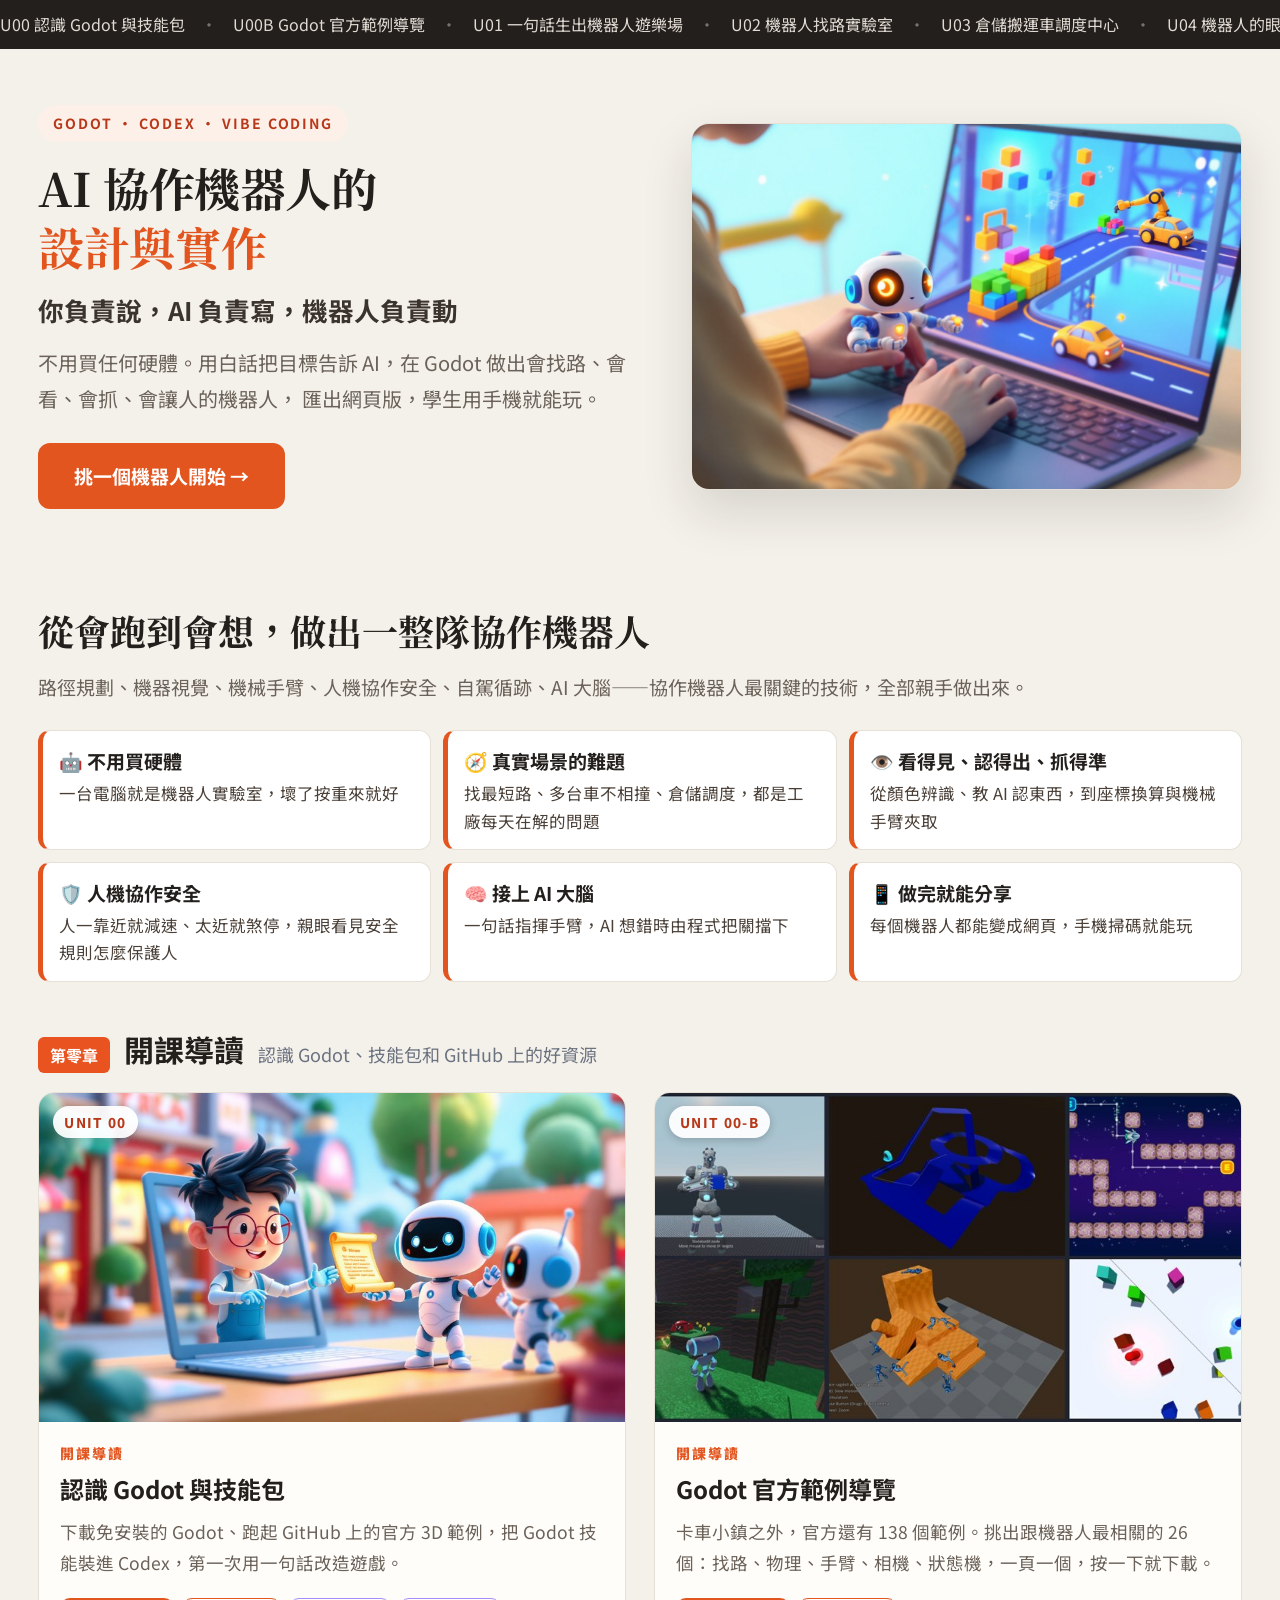
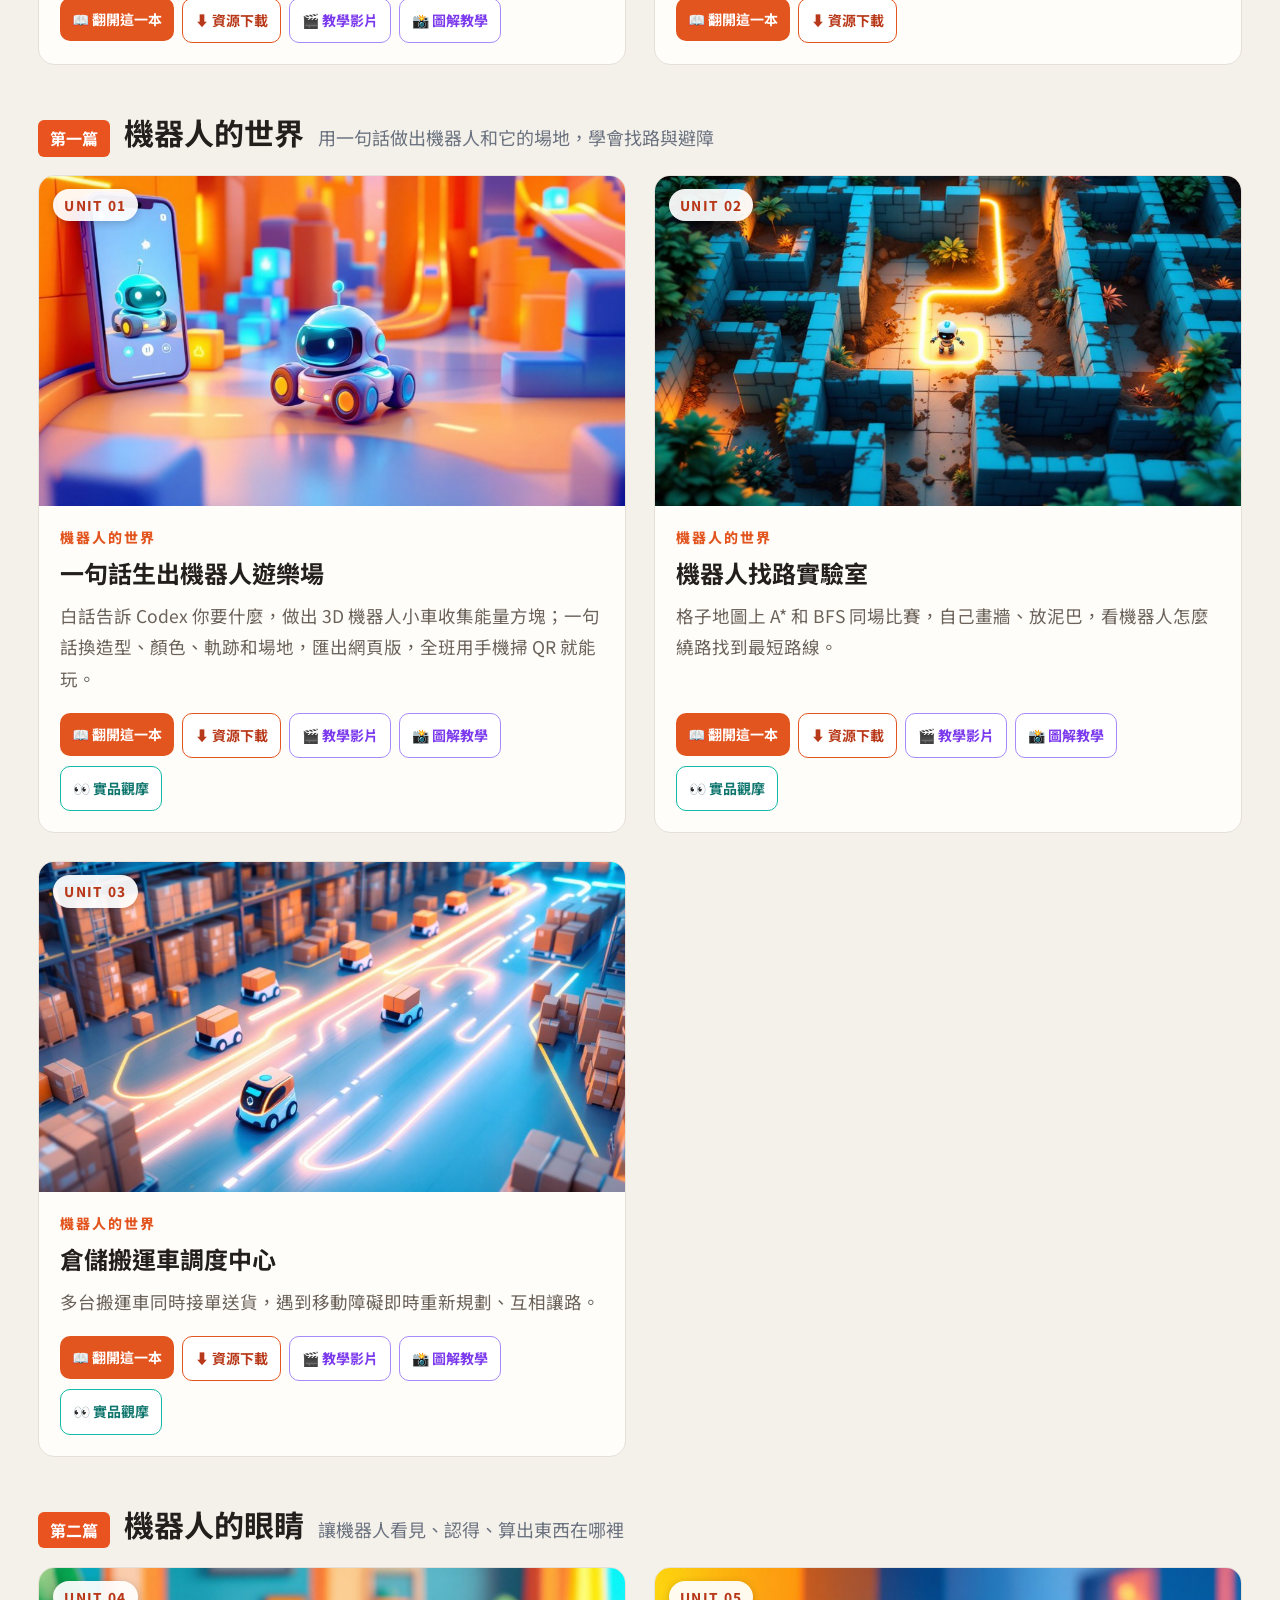
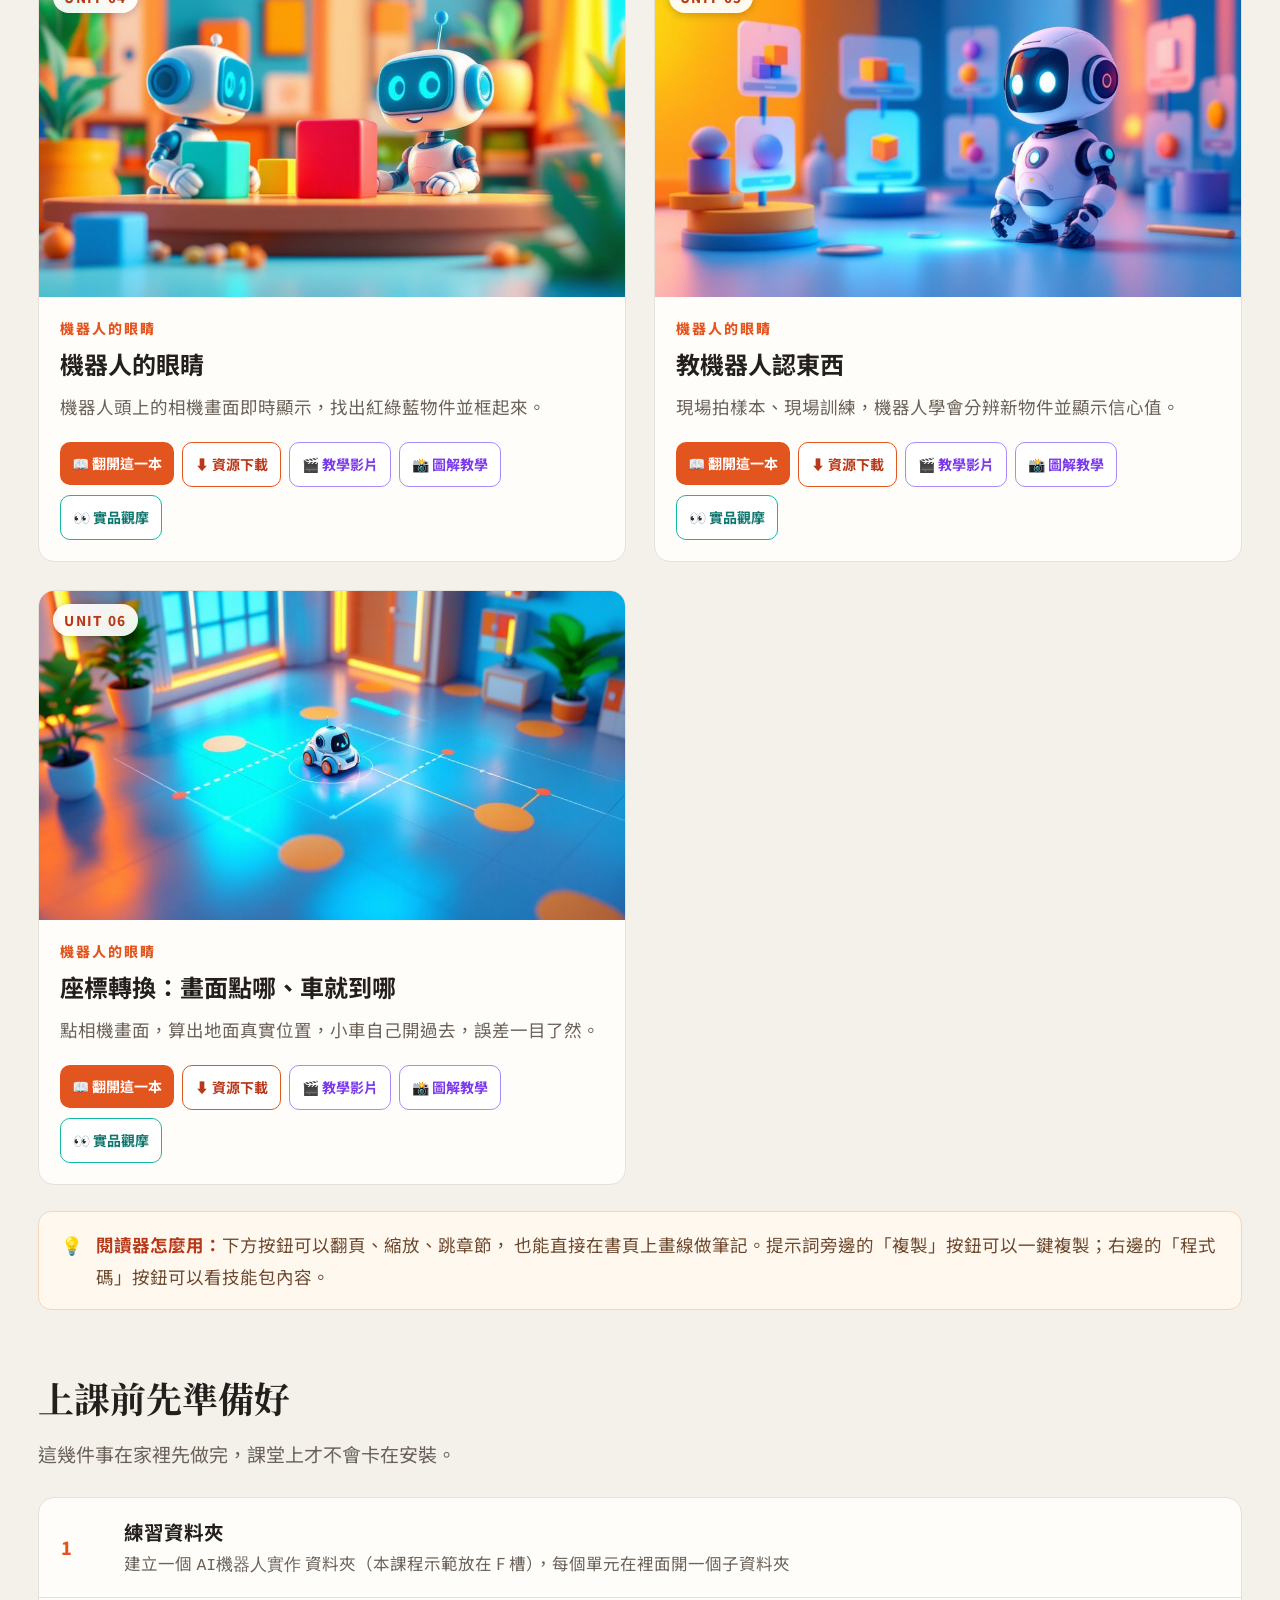
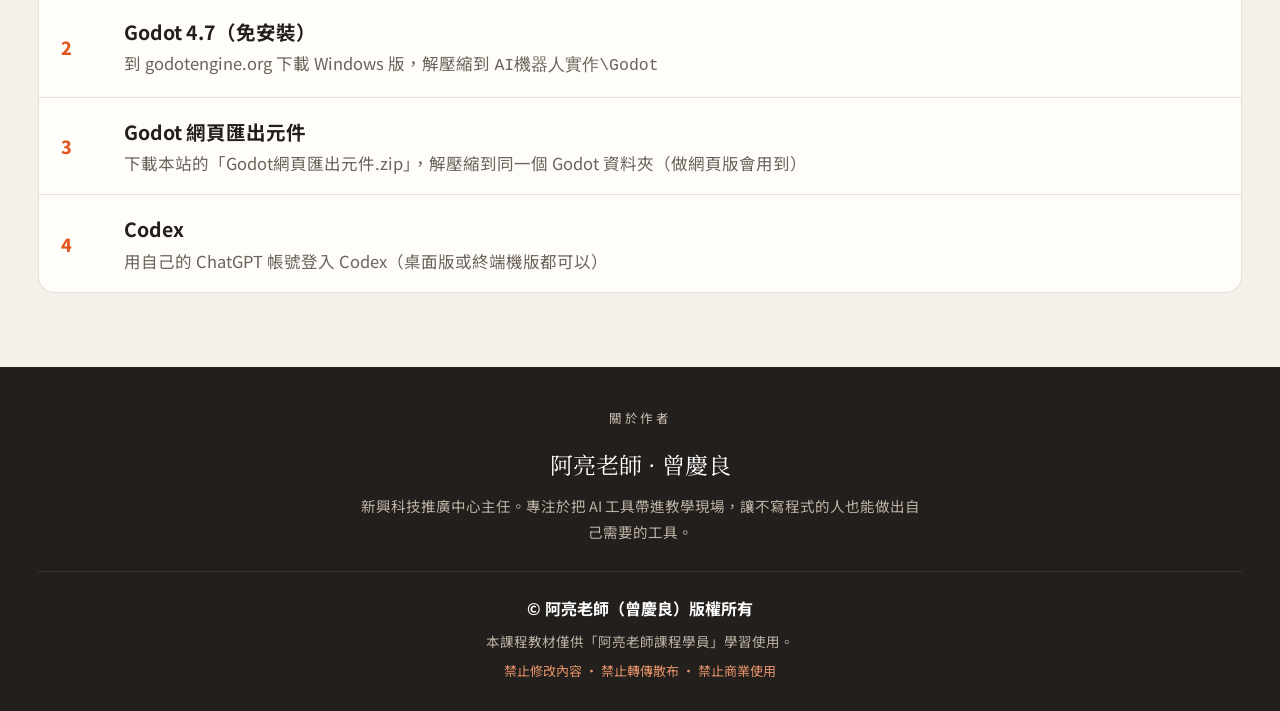
<file: direct.html>
<!doctype html>
<html lang="zh-Hant">
<head>
<meta charset="utf-8">
<meta name="viewport" content="width=device-width,initial-scale=1">
<title>AI 協作機器人的設計與實作｜阿亮老師</title>
<meta name="description" content="阿亮老師課程：不用買硬體，用白話告訴 AI，在 Godot 做出一個個會動的機器人模擬。">
<link rel="preconnect" href="https://fonts.googleapis.com">
<link rel="preconnect" href="https://fonts.gstatic.com" crossorigin>
<link href="https://fonts.googleapis.com/css2?family=Noto+Sans+TC:wght@400;500;700&family=Noto+Serif+TC:wght@600;800;900&display=swap" rel="stylesheet">
<link rel="stylesheet" href="assets/style.css">
<style>
.cat{display:flex;align-items:baseline;flex-wrap:wrap;gap:14px;margin:40px 0 16px;font-size:30px}
.cat span{background:#e8531f;color:#fff;font-size:16px;padding:4px 12px;border-radius:6px}
.cat small{font-size:18px;color:#6b7280;font-weight:400}
.hero .sub2{font-size:clamp(24px,2vw,34px);font-weight:700;color:#3b332d;margin:0 0 14px;line-height:1.6}
.hero-art{aspect-ratio:3/2;box-shadow:0 22px 50px rgba(35,31,28,.14)}
.hero-art img{width:100%;height:100%;object-fit:cover;display:block}
.hero-art img{transition:opacity .8s}
.hero-art.is3d img{opacity:0}
.hero-art .hero3d{position:absolute;inset:0;width:100%;height:100%;display:block;touch-action:pan-y}
.pic.has-img .tagno{z-index:1}
a.pic{color:inherit}
.tvol h3 a:hover{color:var(--accent)}
.acts{display:flex;flex-wrap:wrap;gap:10px;align-items:flex-start;margin-top:4px}
.acts .btn,.res summary{display:inline-flex;align-items:center;gap:6px;font-weight:700;font-size:17px;padding:9px 16px;border-radius:10px;cursor:pointer;list-style:none;transition:.15s}
.acts .read{background:var(--accent);color:#fff}
.acts .read:hover{background:var(--accent-2)}
.acts .demo{background:#fff;color:#0f766e;border:1.5px solid #14b8a6}
.acts .vid{background:#fff;color:#7c3aed;border:1.5px solid #a78bfa}
.acts .vid:hover{background:#f5f3ff}
/* 三顆按鈕排同一排（2026-10-11 老師要求）；U00 有四顆，放不下才換行（2026-10-16） */
.acts{flex-wrap:wrap;gap:8px}
.acts .btn,.acts .res summary{white-space:nowrap;padding:9px 12px;font-size:clamp(14px,1.05vw,16.5px)}
.acts>.btn,.acts>.res{flex:0 1 auto;min-width:0}
.acts .demo:hover{background:#e6fffa}
.res{position:relative}
.res summary::-webkit-details-marker{display:none}
.res summary{background:#fff;color:var(--accent-2);border:1.5px solid var(--accent)}
.res summary:hover,.res[open] summary{background:var(--accent-soft)}
.res .menu{position:absolute;left:0;bottom:calc(100% + 8px);z-index:5;min-width:270px;background:#fff;border:1px solid var(--line);border-radius:12px;box-shadow:0 14px 34px rgba(35,31,28,.18);padding:6px}
.res .menu a{display:block;padding:10px 14px;border-radius:8px;font-size:16.5px;white-space:nowrap}
.res .menu a:hover{background:var(--accent-soft);color:var(--accent-2)}
.pic .soonbadge{position:absolute;top:13px;right:14px;z-index:1;background:rgba(35,31,28,.78);color:#fff;font-size:13.5px;font-weight:700;padding:4px 12px;border-radius:999px}
.tvol.soon .pic img{filter:saturate(.75)}
.tvol.soon{opacity:.82;cursor:default}
.tvol.soon:hover{transform:none}
.tvol.soon .pic{background:linear-gradient(140deg,#efe6da,#f8f1e8)}
a.dl{display:inline-block;margin:4px 10px 4px 0;color:#b93a10;font-weight:700}
/* 課程亮點（2026-10-16 老師要求：寫亮點、不寫數字、不寫上課方式） */
.hl{list-style:none;padding:0;margin:6px 0 10px;display:grid;grid-template-columns:repeat(3,1fr);gap:12px}
@media(max-width:900px){.hl{grid-template-columns:repeat(2,1fr)}}
@media(max-width:560px){.hl{grid-template-columns:1fr}}
.hl li{background:#fff;border:1px solid var(--line);border-left:5px solid var(--accent);border-radius:12px;padding:14px 16px;font-size:16.5px;line-height:1.65;color:#4b4038}
.hl li b{display:block;font-size:19px;color:#231f1c;margin-bottom:4px}
</style>
</head>
<body>
<div id="app">
<div class="ticker"><div class="ticker-track">
<div class="ticker-group"><a href="#units">U00 認識 Godot 與技能包</a><span class="sep">·</span><a href="#units">U00B Godot 官方範例導覽</a><span class="sep">·</span><a href="#units">U01 一句話生出機器人遊樂場</a><span class="sep">·</span><a href="#units">U02 機器人找路實驗室</a><span class="sep">·</span><a href="#units">U03 倉儲搬運車調度中心</a><span class="sep">·</span><a href="#units">U04 機器人的眼睛</a><span class="sep">·</span><a href="#units">U05 教機器人認東西</a><span class="sep">·</span><a href="#units">U06 座標轉換：畫面點哪、車就到哪</a><span class="sep">·</span></div><div class="ticker-group" aria-hidden="true"><a href="#units">U00 認識 Godot 與技能包</a><span class="sep">·</span><a href="#units">U00B Godot 官方範例導覽</a><span class="sep">·</span><a href="#units">U01 一句話生出機器人遊樂場</a><span class="sep">·</span><a href="#units">U02 機器人找路實驗室</a><span class="sep">·</span><a href="#units">U03 倉儲搬運車調度中心</a><span class="sep">·</span><a href="#units">U04 機器人的眼睛</a><span class="sep">·</span><a href="#units">U05 教機器人認東西</a><span class="sep">·</span><a href="#units">U06 座標轉換：畫面點哪、車就到哪</a><span class="sep">·</span></div>
</div></div>
<div class="wrap">
  <section class="hero">
    <div>
      <span class="badge">GODOT · CODEX · VIBE CODING</span>
      <h1>AI 協作機器人的<br><em>設計與實作</em></h1>
      <p class="sub2">你負責說，AI 負責寫，機器人負責動</p>
      <p class="lead">不用買任何硬體。用白話把目標告訴 AI，在 Godot 做出會找路、會看、會抓、會讓人的機器人，
        匯出網頁版，學生用手機就能玩。</p>
      <a class="cta" href="#units">挑一個機器人開始 →</a>
    </div>
    <div class="hero-art"><img src="assets/hero.jpg" alt="老師對著筆電說出需求，螢幕裡的機器人開始動起來"></div>
  </section>

  <section class="sec" id="units">
    <h2>從會跑到會想，做出一整隊協作機器人</h2>
    <p class="sub">路徑規劃、機器視覺、機械手臂、人機協作安全、自駕循跡、AI 大腦——協作機器人最關鍵的技術，全部親手做出來。</p>
    <ul class="hl">
      <li><b>🤖 不用買硬體</b>一台電腦就是機器人實驗室，壞了按重來就好</li>
      <li><b>🧭 真實場景的難題</b>找最短路、多台車不相撞、倉儲調度，都是工廠每天在解的問題</li>
      <li><b>👁️ 看得見、認得出、抓得準</b>從顏色辨識、教 AI 認東西，到座標換算與機械手臂夾取</li>
      <li><b>🛡️ 人機協作安全</b>人一靠近就減速、太近就煞停，親眼看見安全規則怎麼保護人</li>
      <li><b>🧠 接上 AI 大腦</b>一句話指揮手臂，AI 想錯時由程式把關擋下</li>
      <li><b>📱 做完就能分享</b>每個機器人都能變成網頁，手機掃碼就能玩</li>
    </ul>
    <h3 class="cat"><span>第零章</span>開課導讀<small>認識 Godot、技能包和 GitHub 上的好資源</small></h3>
<div class="mag">
<div class="tvol"><a class="pic has-img" href="reader.html?u=U00"><span class="tagno">UNIT 00</span><img src="assets/cards/U00.jpg" alt="認識 Godot 與技能包 封面" loading="lazy"></a><div class="body"><div class="no">開課導讀</div><h3><a href="reader.html?u=U00">認識 Godot 與技能包</a></h3><p>下載免安裝的 Godot、跑起 GitHub 上的官方 3D 範例，把 Godot 技能裝進 Codex，第一次用一句話改造遊戲。</p><div class="acts"><a class="btn read" href="reader.html?u=U00">📖 翻開這一本</a><details class="res"><summary>⬇ 資源下載</summary><div class="menu"><a href="code/U00/3d_truck_town.zip" download>📦 官方範例 3d_truck_town</a><a href="code/U00/Godot網頁匯出元件.zip" download>📦 Godot網頁匯出元件</a><a href="code/U00/U00_範例成品.zip" download>📦 範例成品</a><a href="assets/prompt.html?f=code/U00/U00_提示詞.txt" target="_blank" rel="noopener">📝 提示詞（開啟並複製）</a><a href="https://github.com/godotengine/godot/releases/download/4.7.2-stable/Godot_v4.7.2-stable_win64.exe.zip" rel="noopener">🔗 Godot 4.7.2 本體（官方，約 82 MB）</a><a href="https://github.com/haxqer/godot-skill/releases/latest/download/godot.zip" rel="noopener">🔗 Godot 技能包 godot.zip（原作者 haxqer）</a></div></details><a class="btn vid" href="assets/video/U00.mp4" target="_blank" rel="noopener">🎬 教學影片</a><a class="btn vid" href="assets/guide/U00/index.html" target="_blank" rel="noopener">📸 圖解教學</a></div></div></div>
<div class="tvol"><a class="pic has-img" href="reader.html?u=U00B"><span class="tagno">UNIT 00-B</span><img src="assets/cards/U00B.jpg" alt="Godot 官方範例導覽 封面" loading="lazy"></a><div class="body"><div class="no">開課導讀</div><h3><a href="reader.html?u=U00B">Godot 官方範例導覽</a></h3><p>卡車小鎮之外，官方還有 138 個範例。挑出跟機器人最相關的 26 個：找路、物理、手臂、相機、狀態機，一頁一個，按一下就下載。</p><div class="acts"><a class="btn read" href="reader.html?u=U00B">📖 翻開這一本</a><details class="res"><summary>⬇ 資源下載</summary><div class="menu"><a href="assets/prompt.html?f=code/U00B/U00B_範例清單.txt" target="_blank" rel="noopener">📝 26 個範例下載清單（開啟並複製）</a><a href="https://github.com/godotengine/godot-demo-projects/releases/latest" rel="noopener">🔗 全部 138 個官方範例（官方下載頁）</a></div></details></div></div></div>
</div>
<h3 class="cat"><span>第一篇</span>機器人的世界<small>用一句話做出機器人和它的場地，學會找路與避障</small></h3>
<div class="mag">
<div class="tvol"><a class="pic has-img" href="reader.html?u=U01"><span class="tagno">UNIT 01</span><img src="assets/cards/U01.jpg" alt="一句話生出機器人遊樂場 封面" loading="lazy"></a><div class="body"><div class="no">機器人的世界</div><h3><a href="reader.html?u=U01">一句話生出機器人遊樂場</a></h3><p>白話告訴 Codex 你要什麼，做出 3D 機器人小車收集能量方塊；一句話換造型、顏色、軌跡和場地，匯出網頁版，全班用手機掃 QR 就能玩。</p><div class="acts"><a class="btn read" href="reader.html?u=U01">📖 翻開這一本</a><details class="res"><summary>⬇ 資源下載</summary><div class="menu"><a href="code/U01/Godot網頁匯出元件.zip" download>📦 Godot網頁匯出元件</a><a href="code/U01/U01_機器人遊樂場_SKILL.zip" download>📦 技能包（交給 Codex 用）</a><a href="code/U01/U01_範例成品.zip" download>📦 範例成品</a><a href="assets/prompt.html?f=code/U01/U01_提示詞.txt" target="_blank" rel="noopener">📝 提示詞（開啟並複製）</a><a href="assets/prompt.html?f=code/U01/U01_改造.txt" target="_blank" rel="noopener">📝 改造（開啟並複製）</a></div></details><a class="btn vid" href="assets/video/U01.mp4" target="_blank" rel="noopener">🎬 教學影片</a><a class="btn vid" href="assets/guide/U01/index.html" target="_blank" rel="noopener">📸 圖解教學</a><a class="btn demo" href="https://u01-robot-playground-aliang.netlify.app" target="_blank" rel="noopener">👀 實品觀摩</a></div></div></div>
<div class="tvol"><a class="pic has-img" href="reader.html?u=U02"><span class="tagno">UNIT 02</span><img src="assets/cards/U02.jpg" alt="機器人找路實驗室 封面" loading="lazy"></a><div class="body"><div class="no">機器人的世界</div><h3><a href="reader.html?u=U02">機器人找路實驗室</a></h3><p>格子地圖上 A* 和 BFS 同場比賽，自己畫牆、放泥巴，看機器人怎麼繞路找到最短路線。</p><div class="acts"><a class="btn read" href="reader.html?u=U02">📖 翻開這一本</a><details class="res"><summary>⬇ 資源下載</summary><div class="menu"><a href="code/U02/U02_機器人找路實驗室_SKILL.zip" download>📦 技能包（交給 Codex 用）</a><a href="code/U02/U02_範例成品.zip" download>📦 範例成品</a><a href="assets/prompt.html?f=code/U02/U02_提示詞.txt" target="_blank" rel="noopener">📝 提示詞（開啟並複製）</a><a href="assets/prompt.html?f=code/U02/U02_改造.txt" target="_blank" rel="noopener">📝 改造（開啟並複製）</a></div></details><a class="btn vid" href="assets/video/U02.mp4" target="_blank" rel="noopener">🎬 教學影片</a><a class="btn vid" href="assets/guide/U02/index.html" target="_blank" rel="noopener">📸 圖解教學</a><a class="btn demo" href="https://u02-pathfinding-lab-aliang.netlify.app" target="_blank" rel="noopener">👀 實品觀摩</a></div></div></div>
<div class="tvol"><a class="pic has-img" href="reader.html?u=U03"><span class="tagno">UNIT 03</span><img src="assets/cards/U03.jpg" alt="倉儲搬運車調度中心 封面" loading="lazy"></a><div class="body"><div class="no">機器人的世界</div><h3><a href="reader.html?u=U03">倉儲搬運車調度中心</a></h3><p>多台搬運車同時接單送貨，遇到移動障礙即時重新規劃、互相讓路。</p><div class="acts"><a class="btn read" href="reader.html?u=U03">📖 翻開這一本</a><details class="res"><summary>⬇ 資源下載</summary><div class="menu"><a href="code/U03/U03_倉儲搬運車調度中心_SKILL.zip" download>📦 技能包（交給 Codex 用）</a><a href="code/U03/U03_範例成品.zip" download>📦 範例成品</a><a href="assets/prompt.html?f=code/U03/U03_提示詞.txt" target="_blank" rel="noopener">📝 提示詞（開啟並複製）</a><a href="assets/prompt.html?f=code/U03/U03_改造.txt" target="_blank" rel="noopener">📝 改造（開啟並複製）</a></div></details><a class="btn vid" href="assets/video/U03.mp4" target="_blank" rel="noopener">🎬 教學影片</a><a class="btn vid" href="assets/guide/U03/index.html" target="_blank" rel="noopener">📸 圖解教學</a><a class="btn demo" href="https://u03-warehouse-fleet-aliang.netlify.app" target="_blank" rel="noopener">👀 實品觀摩</a></div></div></div>
</div>
<h3 class="cat"><span>第二篇</span>機器人的眼睛<small>讓機器人看見、認得、算出東西在哪裡</small></h3>
<div class="mag">
<div class="tvol"><a class="pic has-img" href="reader.html?u=U04"><span class="tagno">UNIT 04</span><img src="assets/cards/U04.jpg" alt="機器人的眼睛 封面" loading="lazy"></a><div class="body"><div class="no">機器人的眼睛</div><h3><a href="reader.html?u=U04">機器人的眼睛</a></h3><p>機器人頭上的相機畫面即時顯示，找出紅綠藍物件並框起來。</p><div class="acts"><a class="btn read" href="reader.html?u=U04">📖 翻開這一本</a><details class="res"><summary>⬇ 資源下載</summary><div class="menu"><a href="code/U04/U04_機器人的眼睛_SKILL.zip" download>📦 技能包（交給 Codex 用）</a><a href="code/U04/U04_範例成品.zip" download>📦 範例成品</a><a href="assets/prompt.html?f=code/U04/U04_提示詞.txt" target="_blank" rel="noopener">📝 提示詞（開啟並複製）</a><a href="assets/prompt.html?f=code/U04/U04_改造.txt" target="_blank" rel="noopener">📝 改造（開啟並複製）</a></div></details><a class="btn vid" href="assets/video/U04.mp4" target="_blank" rel="noopener">🎬 教學影片</a><a class="btn vid" href="assets/guide/U04/index.html" target="_blank" rel="noopener">📸 圖解教學</a><a class="btn demo" href="https://u04-robot-vision-aliang.netlify.app" target="_blank" rel="noopener">👀 實品觀摩</a></div></div></div>
<div class="tvol"><a class="pic has-img" href="reader.html?u=U05"><span class="tagno">UNIT 05</span><img src="assets/cards/U05.jpg" alt="教機器人認東西 封面" loading="lazy"></a><div class="body"><div class="no">機器人的眼睛</div><h3><a href="reader.html?u=U05">教機器人認東西</a></h3><p>現場拍樣本、現場訓練，機器人學會分辨新物件並顯示信心值。</p><div class="acts"><a class="btn read" href="reader.html?u=U05">📖 翻開這一本</a><details class="res"><summary>⬇ 資源下載</summary><div class="menu"><a href="code/U05/U05_教機器人認東西_SKILL.zip" download>📦 技能包（交給 Codex 用）</a><a href="code/U05/U05_範例成品.zip" download>📦 範例成品</a><a href="assets/prompt.html?f=code/U05/U05_提示詞.txt" target="_blank" rel="noopener">📝 提示詞（開啟並複製）</a><a href="assets/prompt.html?f=code/U05/U05_改造.txt" target="_blank" rel="noopener">📝 改造（開啟並複製）</a></div></details><a class="btn vid" href="assets/video/U05.mp4" target="_blank" rel="noopener">🎬 教學影片</a><a class="btn vid" href="assets/guide/U05/index.html" target="_blank" rel="noopener">📸 圖解教學</a><a class="btn demo" href="https://u05-teach-robot-aliang.netlify.app" target="_blank" rel="noopener">👀 實品觀摩</a></div></div></div>
<div class="tvol"><a class="pic has-img" href="reader.html?u=U06"><span class="tagno">UNIT 06</span><img src="assets/cards/U06.jpg" alt="座標轉換：畫面點哪、車就到哪 封面" loading="lazy"></a><div class="body"><div class="no">機器人的眼睛</div><h3><a href="reader.html?u=U06">座標轉換：畫面點哪、車就到哪</a></h3><p>點相機畫面，算出地面真實位置，小車自己開過去，誤差一目了然。</p><div class="acts"><a class="btn read" href="reader.html?u=U06">📖 翻開這一本</a><details class="res"><summary>⬇ 資源下載</summary><div class="menu"><a href="code/U06/U06_座標轉換_SKILL.zip" download>📦 技能包（交給 Codex 用）</a><a href="code/U06/U06_範例成品.zip" download>📦 範例成品</a><a href="assets/prompt.html?f=code/U06/U06_提示詞.txt" target="_blank" rel="noopener">📝 提示詞（開啟並複製）</a><a href="assets/prompt.html?f=code/U06/U06_改造.txt" target="_blank" rel="noopener">📝 改造（開啟並複製）</a></div></details><a class="btn vid" href="assets/video/U06.mp4" target="_blank" rel="noopener">🎬 教學影片</a><a class="btn vid" href="assets/guide/U06/index.html" target="_blank" rel="noopener">📸 圖解教學</a><a class="btn demo" href="https://u06-coordinate-aliang.netlify.app" target="_blank" rel="noopener">👀 實品觀摩</a></div></div></div>
</div>
<div class="tipbar" id="howto"><span>💡</span><span><b>閱讀器怎麼用：</b>下方按鈕可以翻頁、縮放、跳章節，
      也能直接在書頁上畫線做筆記。提示詞旁邊的「複製」按鈕可以一鍵複製；右邊的「程式碼」按鈕可以看技能包內容。</span></div>
  </section>

  <section class="sec">
    <h2>上課前先準備好</h2>
    <p class="sub">這幾件事在家裡先做完，課堂上才不會卡在安裝。</p>
    <nav class="toc">
      <div class="row"><span class="ch">1</span><span><span class="nm">練習資料夾</span>
        <div class="ds">建立一個 <code>AI機器人實作</code> 資料夾（本課程示範放在 F 槽），每個單元在裡面開一個子資料夾</div></span></div>
      <div class="row"><span class="ch">2</span><span><span class="nm">Godot 4.7（免安裝）</span>
        <div class="ds">到 godotengine.org 下載 Windows 版，解壓縮到 <code>AI機器人實作\Godot</code></div></span></div>
      <div class="row"><span class="ch">3</span><span><span class="nm">Godot 網頁匯出元件</span>
        <div class="ds">下載本站的「Godot網頁匯出元件.zip」，解壓縮到同一個 Godot 資料夾（做網頁版會用到）</div></span></div>
      <div class="row"><span class="ch">4</span><span><span class="nm">Codex</span>
        <div class="ds">用自己的 ChatGPT 帳號登入 Codex（桌面版或終端機版都可以）</div></span></div>
    </nav>
  </section>
</div>
<footer>
  <div class="wrap">
    <div class="au-label">關於作者</div>
    <p class="au-name">阿亮老師 · 曾慶良</p>
    <p class="au-desc">新興科技推廣中心主任。專注於把 AI 工具帶進教學現場，讓不寫程式的人也能做出自己需要的工具。</p>
    <div class="license">
      <p class="lic-t">© 阿亮老師（曾慶良）版權所有</p>
      <p class="fs">本課程教材僅供「阿亮老師課程學員」學習使用。</p>
      <p class="warn">禁止修改內容 · 禁止轉傳散布 · 禁止商業使用</p>
    </div>
  </div>
</footer>
</div>
<script>
document.addEventListener('click', e => {
  document.querySelectorAll('details.res[open]').forEach(d => { if (!d.contains(e.target)) d.open = false; });
});
if (location.hash){ const t = document.querySelector(location.hash); if (t) t.scrollIntoView(); }
</script>

<script>
try {
  sessionStorage.setItem('cobotgate2', JSON.stringify({
    lvl: 'student',
    keys: { s: 'b95983cb4ae3b8509b3010fdad87de53be16f431e3d330e1722132cb2c0ad878' },
    label: '學員（今天的夥伴）'
  }));
} catch(_) {}
</script>
</body>
</html>
</file>
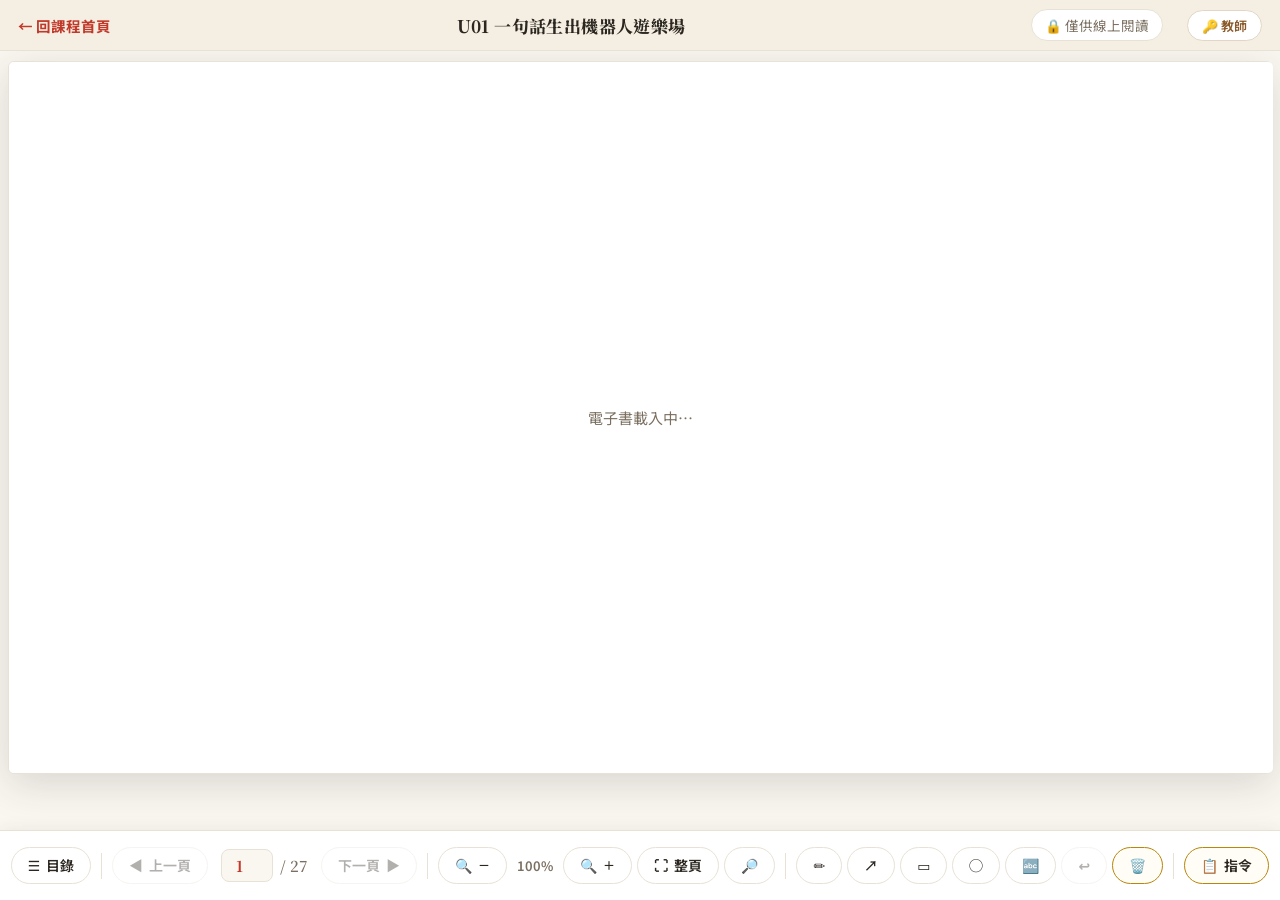
<file: reader.html>
<!doctype html>
<html lang="zh-Hant">
<head>

<meta charset="utf-8">
<meta name="viewport" content="width=device-width,initial-scale=1,maximum-scale=1,user-scalable=no">
<title>電子書閱讀器 · Vibe Coding × Codex 25 個 AI 實作</title>
<link rel="preconnect" href="https://fonts.googleapis.com">
<link rel="preconnect" href="https://fonts.gstatic.com" crossorigin>
<link href="https://fonts.googleapis.com/css2?family=Noto+Sans+TC:wght@400;500;600;700&family=Noto+Serif+TC:wght@700;800&display=swap" rel="stylesheet">
<link rel="stylesheet" href="assets/reader.css">
</head>
<body>

<div class="top">
  <a class='back' href='index.html'>← 回課程首頁</a>
  <h1 id="title">載入中…</h1>
  <span class="dl" id="dl" title="本電子書僅供線上閱讀">🔒 僅供線上閱讀</span>
  <button class="tkey" id="tkey" title="教師模式：輸入教師密碼後可選取、複製書中文字">🔑 教師</button>
</div>

<div class="stage" id="stage">
  <div class="book" id="book">
    <canvas id="page"></canvas>
    <canvas id="page2"></canvas>
    <div class="textLayer" id="tl" hidden></div>
    <canvas id="prev-layer"></canvas>
    <canvas id="ink"></canvas>
    <canvas id="lens" hidden></canvas>
    <div class="loading" id="loading">電子書載入中…</div>
  </div>
</div>

<div class="bar">
  <button class="btn" id="tocbtn" title="章節目錄">☰ <span class="lbl">目錄</span></button>

  <span class="div"></span>

  <button class="btn" id="prev" disabled>◀ <span class="lbl">上一頁</span></button>
  <div class="pgbox">
    <input id="num" type="number" min="1" value="1" aria-label="頁碼">
    <span class="tot">/ <span id="tot">–</span></span>
  </div>
  <button class="btn" id="next" disabled><span class="lbl">下一頁</span> ▶</button>

  <span class="div"></span>

  <button class="btn" id="zout" title="縮小（-）">🔍<span style="font-size:12px">－</span></button>
  <span class="zoomval" id="zv" title="點一下回到 100%">100%</span>
  <button class="btn" id="zin" title="放大（+）">🔍<span style="font-size:12px">＋</span></button>
  <button class="btn" id="fitbtn" title="整頁顯示：一整頁完整放進畫面，不用往下捲">⛶ <span class="lbl">整頁</span></button>
  <button class="btn" id="spreadbtn" title="切換單頁／雙頁跨頁顯示">📖 <span class="lbl">雙頁</span></button>
  <button class="btn" id="lensbtn" title="區域放大鏡：移到哪裡放大哪裡（滾輪調鏡片大小，Shift+滾輪調倍率）">🔎 <span class="lbl">放大鏡</span></button>
  <span class="lenschip" id="lenschip" hidden title="滾輪調鏡片大小，Shift+滾輪調倍率">
    <span id="lens-size">220</span>px · <span id="lens-pow">2.0</span>×
  </span>

  <span class="div"></span>

  <button class="btn" id="draw"  title="自由畫線">✏️ <span class="lbl">畫畫</span></button>
  <button class="btn" id="arrow" title="拖曳拉出箭頭">↗️ <span class="lbl">箭頭</span></button>
  <button class="btn" id="rect"  title="拖曳拉出方框">▭ <span class="lbl">方框</span></button>
  <button class="btn" id="oval"  title="拖曳拉出圓圈">◯ <span class="lbl">圓圈</span></button>
  <button class="btn" id="text"  title="在書頁上加文字">🔤 <span class="lbl">打字</span></button>
  <span class="penchip" id="penchip" title="滑鼠滾輪可調整粗細，點這裡回到預設">
    <i id="pen-dot"></i><span id="pen-num">2.6</span>
  </span>

  <button class="btn" id="undo" title="復原上一步（Ctrl+Z）" disabled>↩ <span class="lbl">復原</span></button>
  <button class="btn warn" id="clr" title="清除本頁筆跡與註記">🗑️ <span class="lbl">清除</span></button>

  <span class="div"></span>

  <button class="btn code" id="codebtn" title="取得這個單元的指令包">📋 <span class="lbl">指令</span></button>
</div>

<!-- 程式碼面板 -->
<div class="tmodal" id="tmodal" hidden>
  <form class="tbox" id="tform">
    <h3>🔑 教師模式</h3>
    <p>輸入教師密碼後，書頁上的文字可以直接選取、複製。</p>
    <input id="tpw" type="password" autocomplete="current-password" placeholder="教師密碼">
    <div class="terr" id="terr"></div>
    <div class="tbtns"><button type="button" class="btn" id="tcancel">取消</button><button type="submit" class="btn on" id="tok">解鎖</button></div>
  </form>
</div>

<div class="sheet" id="sheet" hidden>
  <div class="sheet-box" role="dialog" aria-modal="true" aria-labelledby="sheet-t">
    <div class="sheet-top">
      <div>
        <h2 id="sheet-t">這個單元的指令</h2>
        <p class="sheet-sub">整段複製，貼進 Spark 的「說明要執行的任務」就能用。</p>
      </div>
      <button class="x" id="sheet-x" aria-label="關閉">✕</button>
    </div>
    <div class="tabs" id="tabs"></div>
    <pre class="codebox"><code id="codetext">載入中…</code></pre>
    <div class="sheet-act">
      <button class="btn big" id="copybtn">📋 複製全部指令</button>
      <button class="btn big" id="dlbtn">⬇ 下載檔案</button>
    </div>
  </div>
</div>

<!-- 章節目錄 -->
<div class="toc-wrap" id="tocwrap" hidden>
  <nav class="toc-panel" role="dialog" aria-label="章節目錄">
    <div class="toc-head">
      <h2>章節目錄</h2>
      <button class="x" id="toc-x" aria-label="關閉">✕</button>
    </div>
    <ul class="toc-list" id="toclist"></ul>
  </nav>
</div>

<div class="hint" id="hint"></div>

<script type="module" src="assets/reader.js"></script>
<div class="netlify-badge" hidden></div>
<script>
/* Netlify 免費方案會在頁面載入後注入一個 z-index 極高的徽章 iframe，
   位置壓在右下角工具列上，會擋住按鈕。CSS 已隱藏，這裡再補一道
   （它是後來才插入的，所以用 observer 持續盯著）。 */
(function(){
  var kill = function(){
    document.querySelectorAll(
      '#nl-badge-frame, iframe[title="Powered by Netlify"], [id^="netlify-badge"]'
    ).forEach(function(el){ el.remove(); });
  };
  kill();
  new MutationObserver(kill).observe(document.documentElement, {childList:true, subtree:true});
  window.addEventListener('load', kill);
})();
</script>
</body>
</html>
</file>
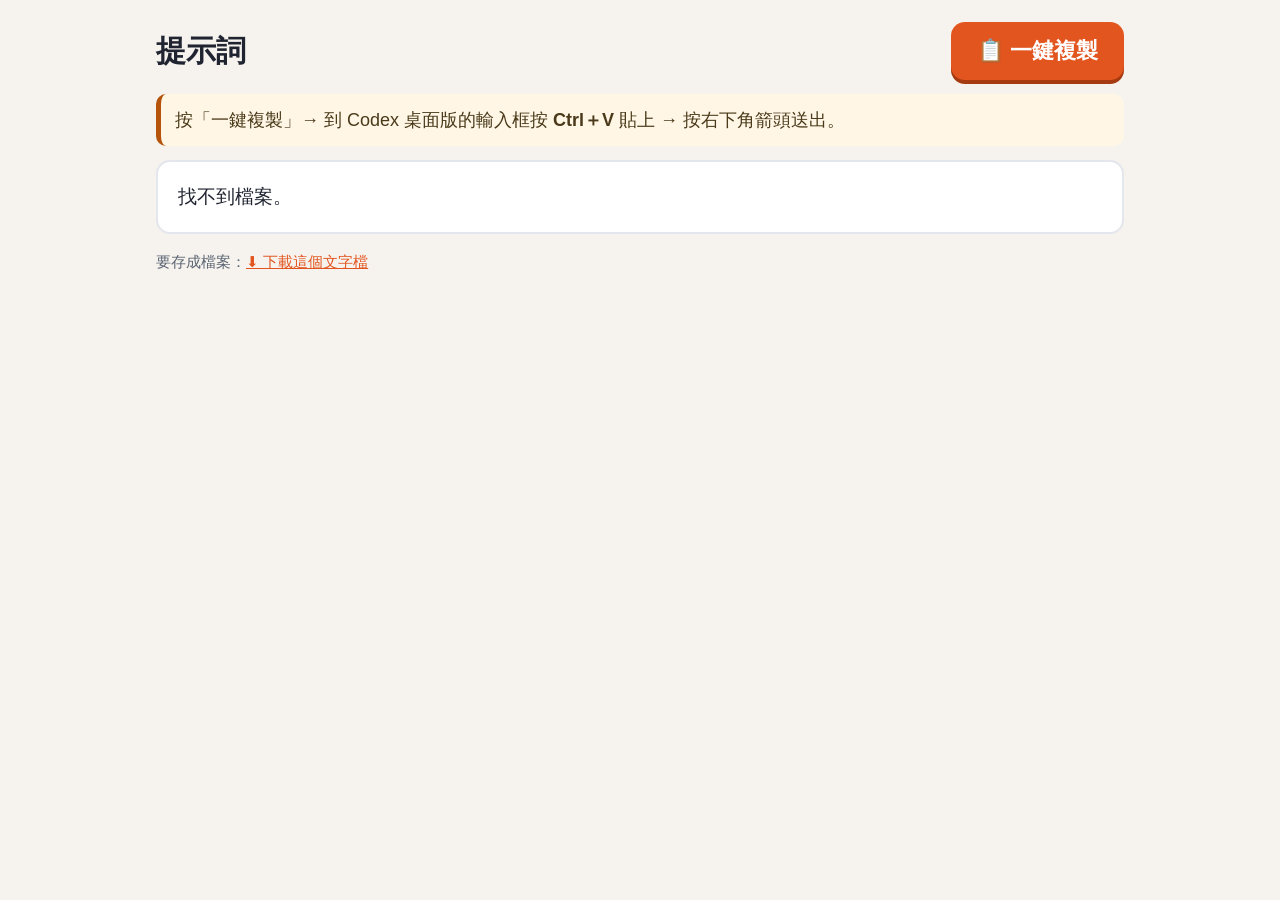
<file: assets/prompt.html>
<!doctype html>
<html lang="zh-Hant">
<head>
<meta charset="utf-8">
<meta name="viewport" content="width=device-width,initial-scale=1">
<title>提示詞</title>
<style>
:root{--bg:#f6f3ee;--card:#fff;--ink:#1f2430;--sub:#5b6472;--acc:#e2551f;--ok:#0f766e}
*{box-sizing:border-box}
body{margin:0;background:var(--bg);color:var(--ink);font:18px/1.8 "Noto Sans TC","Microsoft JhengHei",sans-serif}
.wrap{max-width:1000px;margin:0 auto;padding:22px 16px 60px}
.top{display:flex;flex-wrap:wrap;align-items:center;gap:12px;margin-bottom:14px}
.top h1{font-size:clamp(22px,4vw,30px);margin:0;flex:1 1 300px}
.k{display:inline-block;background:var(--acc);color:#fff;border-radius:8px;padding:0 10px;font-size:15px;font-weight:700;margin-right:8px;vertical-align:middle}
#copy{background:var(--acc);color:#fff;border:0;border-radius:14px;padding:14px 26px;font:900 22px "Noto Sans TC","Microsoft JhengHei",sans-serif;cursor:pointer;box-shadow:0 4px 0 #a63a10}
#copy.ok{background:var(--ok);box-shadow:0 4px 0 #0a4f49}
.how{background:#fff6e5;border-left:5px solid #b45309;border-radius:10px;padding:10px 14px;margin:0 0 14px;color:#4a3a1a}
pre{background:var(--card);border:2px solid #e3e6ec;border-radius:14px;padding:18px 20px;white-space:pre-wrap;word-break:break-word;font:19px/1.75 "Noto Sans TC","Microsoft JhengHei",sans-serif;margin:0}
.dl{margin-top:14px;color:var(--sub);font-size:15px}
.dl a{color:var(--acc)}
</style>
</head>
<body>
<div class="wrap">
  <div class="top"><h1 id="t">提示詞</h1><button id="copy" type="button">📋 一鍵複製</button></div>
  <div class="how">按「一鍵複製」→ 到 Codex 桌面版的輸入框按 <b>Ctrl＋V</b> 貼上 → 按右下角箭頭送出。</div>
  <pre id="txt">載入中…</pre>
  <div class="dl">要存成檔案：<a id="dl" href="#" download>⬇ 下載這個文字檔</a></div>
</div>
<script>
const f = new URLSearchParams(location.search).get('f') || '';
const ok = /^code\/[A-Za-z0-9_]+\/[^\/]+\.txt$/.test(f);   // 隱藏單元的資料夾部署時會換成亂數名稱
const name = f.split('/').pop().replace(/\.txt$/, '');
const unit = (name.match(/^U\d\d/) || [''])[0], kind = name.replace(/^U\d\d_/, '');
document.getElementById('t').innerHTML = (unit ? '<span class="k">' + unit + '</span>' : '') + (kind || '提示詞');
document.title = (unit + ' ' + kind).trim();
const pre = document.getElementById('txt'), btn = document.getElementById('copy');
document.getElementById('dl').href = ok ? '../' + f : '#';
if (ok) fetch('../' + f).then(r => r.arrayBuffer()).then(b => { pre.textContent = new TextDecoder('utf-8').decode(b).replace(/^\uFEFF/, '').trim(); })
  .catch(() => { pre.textContent = '讀取失敗，請改用下面的「下載這個文字檔」。'; });
else pre.textContent = '找不到檔案。';
function fallback(t) { const a = document.createElement('textarea'); a.value = t; document.body.appendChild(a); a.select(); document.execCommand('copy'); a.remove(); }
btn.onclick = async () => {
  const t = pre.textContent;
  try { await navigator.clipboard.writeText(t); } catch (e) { fallback(t); }
  btn.textContent = '✅ 已複製，去 Codex 貼上'; btn.classList.add('ok');
  setTimeout(() => { btn.textContent = '📋 一鍵複製'; btn.classList.remove('ok'); }, 4000);
};
</script>
</body>
</html>
</file>
<file: assets/style.css>
/* 課程首頁樣式 — 仿雜誌書封風格，淺色底＋橘紅強調 */
:root{
  --ink:#231f1c; --soft:#6b625a; --line:#e6e0d6;
  --accent:#e2551f; --accent-2:#b8391a; --accent-soft:#fdf0e9;
  --paper:#fffdf9; --bg:#f4f1ea;
}
*{box-sizing:border-box}
html{scroll-behavior:smooth}
body{
  margin:0;background:var(--bg);color:var(--ink);
  font-family:"Noto Sans TC","Microsoft JhengHei",system-ui,sans-serif;
  line-height:1.8;-webkit-font-smoothing:antialiased;
}
a{color:inherit;text-decoration:none}
.wrap{width:100%;max-width:1880px;margin:0 auto;padding:0 clamp(18px,3vw,56px)}

/* 跑馬燈 */
.ticker{background:var(--ink);color:#f6efe7;overflow:hidden;font-size:16px;padding:10px 0}
.ticker-track{display:flex;width:max-content;animation:roll 34s linear infinite}
.ticker-group{display:flex;align-items:center;gap:16px;padding-right:16px;white-space:nowrap}
.ticker a{opacity:.9}
.ticker a:hover{opacity:1;color:#ffb08a}
.ticker .sep{opacity:.4}
@keyframes roll{from{transform:translateX(0)}to{transform:translateX(-50%)}}
@media(prefers-reduced-motion:reduce){.ticker-track{animation:none}}

/* Hero */
.hero{display:grid;grid-template-columns:1.05fr .95fr;gap:44px;align-items:center;
      padding:56px 0 44px}
.badge{display:inline-block;background:var(--accent-soft);color:var(--accent-2);
       font-size:14px;font-weight:700;letter-spacing:.14em;padding:6px 15px;border-radius:999px}
.hero h1{font-family:"Noto Serif TC",serif;font-size:clamp(40px,3.6vw,64px);line-height:1.28;
         margin:16px 0 14px;letter-spacing:-.01em}
.hero h1 em{font-style:normal;color:var(--accent);display:block}
.lead{color:var(--soft);font-size:20px;margin:0 0 26px}
.cta{display:inline-block;background:var(--accent);color:#fff;font-weight:700;
     padding:16px 36px;border-radius:12px;font-size:19px;transition:.18s}
.cta:hover{background:var(--accent-2);transform:translateY(-2px);
           box-shadow:0 10px 24px rgba(226,85,31,.28)}
.hero-art{aspect-ratio:16/10;border-radius:18px;border:1px solid var(--line);
          background:linear-gradient(135deg,#fff 0%,var(--accent-soft) 55%,#ffe4d3 100%);
          display:grid;place-items:center;overflow:hidden;position:relative}
.hero-art .glyph{font-size:96px;opacity:.85}
.hero-art .stack{position:absolute;display:flex;gap:11px;bottom:22px}
.hero-art .stack i{width:52px;height:68px;border-radius:5px;background:#fff;
                   border:1px solid var(--line);box-shadow:0 5px 14px rgba(0,0,0,.09);
                   display:grid;place-items:center;font-style:normal;font-weight:800;
                   color:var(--accent);font-size:15px}

/* 區塊 */
.sec{padding:46px 0 10px}
.sec h2{font-family:"Noto Serif TC",serif;font-size:36px;margin:0 0 6px}
.sub{color:var(--soft);margin:0 0 26px;font-size:19px}

/* 卡片牆 */
.mag{display:grid;grid-template-columns:repeat(auto-fill,minmax(400px,1fr));gap:28px}
.tvol{display:flex;flex-direction:column;background:var(--paper);border:1px solid var(--line);
      border-radius:16px;overflow:hidden;transition:.2s}
.tvol:hover{transform:translateY(-4px);box-shadow:0 16px 36px rgba(35,31,28,.13);
            border-color:#d9cfc0}
.pic{aspect-ratio:16/9;overflow:hidden;display:grid;place-items:center;position:relative;
     background:linear-gradient(140deg,#2b2622,#4a3f36)}
.pic .big{font-size:84px}
.pic img{width:100%;height:100%;object-fit:cover;display:block;transition:transform .35s}
.tvol:hover .pic img{transform:scale(1.04)}
.pic.has-img .tagno{z-index:1;box-shadow:0 2px 8px rgba(0,0,0,.2)}
.pic .tagno{position:absolute;top:13px;left:14px;background:rgba(255,255,255,.93);
            color:var(--accent-2);font-size:13.5px;font-weight:800;letter-spacing:.1em;
            padding:4px 11px;border-radius:999px}
.tvol .body{padding:19px 21px 21px;display:flex;flex-direction:column;flex:1}
.no{color:var(--accent);font-size:14px;font-weight:800;letter-spacing:.14em;margin-bottom:6px}
.tvol h3{font-size:24px;margin:0 0 9px;line-height:1.45}
.tvol p{color:var(--soft);font-size:17.5px;margin:0 0 15px;flex:1}
.go{color:var(--accent);font-weight:700;font-size:17px}
.tvol:hover .go{color:var(--accent-2)}
.meta{margin-top:13px;padding-top:12px;border-top:1px dashed var(--line);
      color:var(--soft);font-size:15.5px}

/* 一覽表 */
.toc{background:var(--paper);border:1px solid var(--line);border-radius:16px;overflow:hidden}
.toc a,.toc .row{display:flex;align-items:center;gap:17px;padding:16px 22px;
                 border-bottom:1px solid var(--line);transition:.15s}
.toc a:last-child,.toc .row:last-child{border-bottom:0}
.toc a:hover{background:var(--accent-soft);padding-left:27px}
.toc .ch{font-weight:800;color:var(--accent);min-width:46px;font-size:18px}
.toc .nm{font-weight:700;font-size:19.5px}
.toc .ds{color:var(--soft);font-size:16.5px}
.toc .ar{margin-left:auto;color:var(--accent);font-weight:700}
.toc .row.soon{opacity:.55}
.toc .row.soon .ar{color:var(--soft);font-size:13px;font-weight:500}

/* 提示條 */
.tipbar{display:flex;gap:13px;align-items:flex-start;background:#fff8ef;
        border:1px solid #f2d7bd;border-radius:13px;padding:17px 22px;margin:26px 0 0;
        font-size:17.5px;color:#6d4a2f}
.tipbar b{color:var(--accent-2)}

/* 頁尾 */
footer{margin-top:64px;background:var(--ink);color:#e8e0d7;padding:40px 0 30px}
footer .wrap{text-align:center}
.au-label{color:#c9bdb0;font-size:12.5px;letter-spacing:.2em;margin-bottom:14px}
.au-name{font-family:"Noto Serif TC",serif;font-size:23px;margin:0 0 8px;color:#fff}
.au-desc{color:#bdb2a6;font-size:14.5px;margin:0 auto 22px;max-width:560px}
.license{border-top:1px solid #3b3530;padding-top:22px;margin-top:26px}
.lic-t{font-weight:700;margin:0 0 6px;color:#fff}
.fs{color:#bdb2a6;font-size:13.5px;margin:0 0 4px}
.warn{color:#e8946b;font-size:13px;margin:6px 0 0}

@media(max-width:860px){
  .mag{grid-template-columns:1fr}
  .hero{grid-template-columns:1fr;gap:26px;padding:34px 0 28px}
  .hero h1{font-size:33px}
  .hero-art{aspect-ratio:16/9}
  .toc a,.toc .row{flex-wrap:wrap;gap:9px}
}

/* Netlify 免費方案會注入一個 z-index 極高的徽章 iframe，
   位置正好壓在右下角工具列上，把「程式碼」按鈕擋住。
   這裡直接隱藏它，避免影響操作。 */
#nl-badge-frame,
iframe[title="Powered by Netlify"],
[id^="netlify-badge"]{
  display:none !important;
  pointer-events:none !important;
}
</file>
<file: assets/reader.css>
/* 電子書閱讀器 — 卡片式繪畫筆觸風格 */
:root{
  --bg:#faf7f1;--card:#ffffff;--line:#e8e2d6;--ink:#2b2620;
  --muted:#7a6f60;--soft:#a89a86;--red:#c0392b;--red-dark:#a53125;
  --gold:#b8860b;--cream:#f5efe3;
  --serif:'Noto Serif TC','Songti TC',serif;
  --sans:'Noto Sans TC',system-ui,'Microsoft JhengHei',sans-serif;
  --bar:70px;
}
*{box-sizing:border-box}
html,body{height:100%}
body{
  margin:0;background:var(--bg);color:var(--ink);font-family:var(--sans);
  display:flex;flex-direction:column;overflow:hidden;
  -webkit-font-smoothing:antialiased;
}

/* ── 頂列 ───────────────────────────── */
.top{
  background:var(--cream);border-bottom:1px solid var(--line);
  padding:9px 18px;display:flex;align-items:center;gap:14px;flex-shrink:0;
}
.top .back{
  color:var(--red);font-weight:700;font-size:14.5px;
  text-decoration:none;white-space:nowrap;
}
.top .back:hover{text-decoration:underline}
.top h1{
  font-family:var(--serif);font-size:17px;font-weight:800;margin:0;
  flex:1;text-align:center;letter-spacing:.4px;
  white-space:nowrap;overflow:hidden;text-overflow:ellipsis;
}
.top .dl{
  color:var(--muted);font-size:13.5px;text-decoration:none;
  border:1px solid var(--line);background:var(--card);
  padding:5px 13px;border-radius:999px;white-space:nowrap;transition:.15s;
}
.top .dl:hover{border-color:var(--red);color:var(--red)}

/* ── 書頁區 ─────────────────────────── */
.stage{
  flex:1;overflow-y:auto;overflow-x:hidden;
  display:flex;justify-content:center;
  align-items:flex-start;padding:10px 8px 20px;
}
.book{
  position:relative;background:var(--card);border-radius:6px;
  box-shadow:0 10px 40px rgba(43,38,32,.16);
  border:1px solid var(--line);line-height:0;flex-shrink:0;
}
#page,#ink,#prev-layer{display:block;border-radius:5px}
#ink,#prev-layer{position:absolute;inset:0;touch-action:none}
#prev-layer{pointer-events:none}          /* 預覽層不吃事件，交給 #ink */
body.tool-draw #ink{cursor:crosshair}
body.tool-text #ink{cursor:text}

/* 頁面上的文字註記 */
.note{
  position:absolute;font-family:var(--sans);color:var(--red);
  font-size:16px;font-weight:600;line-height:1.4;
  background:rgba(255,255,255,.86);border:1px dashed var(--red);
  border-radius:6px;padding:3px 7px;min-width:2em;outline:none;
  white-space:pre-wrap;max-width:60%;
}

.loading{
  position:absolute;inset:0;display:flex;align-items:center;
  justify-content:center;color:var(--muted);font-size:15px;
  background:var(--card);border-radius:6px;line-height:1.7;z-index:5;
}

/* ── 底部工具列 ─────────────────────── */
.bar{
  background:var(--card);border-top:1px solid var(--line);
  padding:10px 14px;display:flex;align-items:center;
  justify-content:center;gap:7px;flex-wrap:wrap;flex-shrink:0;
  box-shadow:0 -3px 14px rgba(43,38,32,.06);min-height:var(--bar);
}
/* 按鈕多，中等螢幕收緊一點才不會擠成兩排 */
@media (max-width:1500px){
  .bar{gap:5px;padding:9px 8px}
  .btn{padding:8px 12px}
  .div{margin:0 2px}
}
/* 筆電與投影機（1366、1280）工具列會擠成兩排、吃掉高度：
   註記工具與放大鏡只留圖示（滑鼠移上去有說明），確保一排放得下 */
@media (max-width:1440px) and (min-width:701px){
  #draw .lbl,#arrow .lbl,#rect .lbl,#oval .lbl,#text .lbl,#undo .lbl,#clr .lbl,#lensbtn .lbl{display:none}
  .btn{padding:7px 10px}
}
/* 被 JS 藏起來的按鈕（橫式書不需要滿版寬、雙頁） */
.btn[hidden]{display:none!important}
.btn{
  background:var(--card);border:1px solid var(--line);border-radius:999px;
  padding:8px 16px;font-family:var(--sans);font-size:14px;font-weight:600;
  color:var(--ink);cursor:pointer;transition:.15s;white-space:nowrap;
  display:inline-flex;align-items:center;gap:6px;line-height:1.4;
}
.btn:hover:not(:disabled){
  border-color:var(--red);color:var(--red);transform:translateY(-2px);
  box-shadow:0 4px 12px rgba(43,38,32,.1);
}
.btn:disabled{opacity:.36;cursor:not-allowed}
.btn.on{
  background:var(--red);border-color:var(--red);color:#fff;
  box-shadow:0 4px 14px rgba(192,57,43,.3);
}
.btn.on:hover{color:#fff;background:var(--red-dark)}
.btn.warn{border-color:var(--gold);background:#fffdf6}
.btn.warn:hover{border-color:var(--red)}

.pgbox{
  display:inline-flex;align-items:center;gap:7px;
  font-family:var(--serif);font-size:15px;font-weight:700;
  padding:0 8px;color:var(--ink);white-space:nowrap;
}
.pgbox input{
  width:52px;text-align:center;font-family:var(--serif);font-size:15px;
  font-weight:700;color:var(--red);border:1px solid var(--line);
  border-radius:8px;padding:5px 4px;background:var(--bg);outline:none;
}
.pgbox input:focus{border-color:var(--red)}
.pgbox .tot{color:var(--muted);font-weight:600}
.div{width:1px;height:26px;background:var(--line);margin:0 5px}
.zoomval{
  font-size:13px;color:var(--muted);font-weight:600;
  min-width:46px;text-align:center;
}

.hint{
  position:fixed;left:50%;transform:translateX(-50%);
  bottom:calc(var(--bar) + 18px);
  background:rgba(43,38,32,.9);color:#fff;font-size:13.5px;
  padding:9px 18px;border-radius:999px;pointer-events:none;
  opacity:0;transition:opacity .25s;z-index:50;
}
.hint.show{opacity:1}

@media (max-width:700px){
  .top h1{font-size:14.5px}
  .top .dl{display:none}
  .stage{padding:8px 6px 14px}
  /* 手機：工具列不換行，改成單排橫向捲動，才不會吃掉閱讀高度 */
  .bar{
    gap:6px;padding:8px 10px;flex-wrap:nowrap;
    overflow-x:auto;justify-content:flex-start;
    -webkit-overflow-scrolling:touch;scrollbar-width:none;
  }
  .bar::-webkit-scrollbar{display:none}
  .btn{padding:7px 11px;font-size:16px;flex-shrink:0}
  .btn .lbl{display:none}
  .pgbox{font-size:14px;flex-shrink:0}
  .div,.penchip,.zoomval{flex-shrink:0}
}

/* ── 程式碼面板 ─────────────────────── */
.btn.code{border-color:var(--gold);background:#fffdf6}
.btn.code:hover{border-color:var(--red)}

.sheet{
  position:fixed;inset:0;z-index:100;
  background:rgba(43,38,32,.55);
  display:flex;align-items:flex-end;justify-content:center;
  animation:fade .18s ease;
}
/* display:flex 會蓋掉 hidden，必須明確關掉，
   否則面板收起時仍是一層看不見的遮罩，把工具列全部擋住。 */
.sheet[hidden]{display:none}
@keyframes fade{from{opacity:0}to{opacity:1}}
.sheet-box{
  background:var(--card);width:min(980px,100%);
  max-height:86vh;border-radius:18px 18px 0 0;
  display:flex;flex-direction:column;
  box-shadow:0 -10px 40px rgba(43,38,32,.3);
  animation:up .24s cubic-bezier(.22,1,.36,1);
}
@keyframes up{from{transform:translateY(26px)}to{transform:translateY(0)}}

.sheet-top{
  display:flex;align-items:flex-start;justify-content:space-between;
  gap:14px;padding:20px 24px 14px;border-bottom:1px solid var(--line);
}
.sheet-top h2{
  font-family:var(--serif);font-size:20px;font-weight:800;margin:0 0 3px;
}
.sheet-sub{color:var(--muted);font-size:13.5px;margin:0}
.x{
  background:none;border:none;font-size:20px;color:var(--muted);
  cursor:pointer;padding:4px 8px;border-radius:8px;line-height:1;
}
.x:hover{background:var(--cream);color:var(--red)}

.tabs{
  display:flex;gap:8px;padding:12px 24px 0;flex-wrap:wrap;
}
.tab{
  background:var(--bg);border:1px solid var(--line);border-radius:999px;
  padding:6px 16px;font-family:var(--sans);font-size:13.5px;font-weight:600;
  color:var(--muted);cursor:pointer;transition:.15s;
}
.tab:hover{border-color:var(--red);color:var(--red)}
.tab.on{background:var(--red);border-color:var(--red);color:#fff}

.codebox{
  flex:1;overflow:auto;margin:14px 24px 0;padding:16px 18px;
  background:#2b2620;border-radius:12px;
  font-family:'Consolas','Monaco','Courier New',monospace;
  font-size:12.8px;line-height:1.7;color:#f0ebe4;
  white-space:pre;tab-size:2;
  user-select:text;                 /* 程式碼刻意允許選取複製 */
}
.codebox code{font:inherit;color:inherit}

.sheet-act{
  display:flex;gap:11px;justify-content:center;flex-wrap:wrap;
  padding:16px 24px 22px;
}
.btn.big{padding:11px 26px;font-size:15px}
#copybtn{background:var(--red);border-color:var(--red);color:#fff}
#copybtn:hover{background:var(--red-dark);color:#fff}

@media (max-width:700px){
  .sheet-box{max-height:92vh;border-radius:14px 14px 0 0}
  .sheet-top{padding:16px 16px 12px}
  .tabs{padding:10px 16px 0}
  .codebox{margin:12px 16px 0;font-size:11.6px;padding:13px 14px}
  .sheet-act{padding:13px 16px 18px}
  .btn.big{padding:10px 18px;font-size:14px;flex:1}
}

/* Netlify 免費方案會注入一個 z-index 極高的徽章 iframe，
   位置正好壓在右下角工具列上，把「程式碼」按鈕擋住。
   這裡直接隱藏它，避免影響操作。 */
#nl-badge-frame,
iframe[title="Powered by Netlify"],
[id^="netlify-badge"]{
  display:none !important;
  pointer-events:none !important;
}

/* 筆畫粗細指示（滾輪調整時即時反映） */
.penchip{
  display:none;align-items:center;gap:7px;
  padding:5px 13px 5px 10px;border-radius:999px;
  border:1px solid var(--gold);background:#fffdf6;
  font-size:13px;font-weight:700;color:var(--muted);
  cursor:pointer;user-select:none;white-space:nowrap;
}
body.has-tool .penchip{display:inline-flex}   /* 只在選了畫圖工具時出現 */
.penchip:hover{border-color:var(--red);color:var(--red)}
.penchip i{
  display:inline-block;width:2.6px;height:2.6px;
  background:var(--red);border-radius:50%;
  transition:width .12s,height .12s;
}

/* ── 章節目錄側欄 ───────────────────── */
.toc-wrap{
  position:fixed;inset:0;z-index:90;
  background:rgba(43,38,32,.5);
  display:flex;justify-content:flex-start;
  animation:fade .16s ease;
}
.toc-wrap[hidden]{display:none}
.toc-panel{
  background:var(--card);width:min(360px,86vw);height:100%;
  display:flex;flex-direction:column;
  box-shadow:6px 0 30px rgba(43,38,32,.28);
  animation:slidein .22s cubic-bezier(.22,1,.36,1);
}
@keyframes slidein{from{transform:translateX(-24px)}to{transform:translateX(0)}}
.toc-head{
  display:flex;align-items:center;justify-content:space-between;
  padding:18px 20px 14px;border-bottom:1px solid var(--line);
  background:var(--cream);
}
.toc-head h2{font-family:var(--serif);font-size:18px;font-weight:800;margin:0}
.toc-list{list-style:none;margin:0;padding:8px 0;overflow-y:auto;flex:1}
.toc-list li{margin:0}
.toc-list button{
  width:100%;display:flex;align-items:baseline;gap:12px;
  background:none;border:none;border-bottom:1px solid var(--line);
  padding:13px 20px;text-align:left;cursor:pointer;
  font-family:var(--sans);font-size:14.5px;color:var(--ink);transition:background .14s;
}
.toc-list button:hover{background:#fdf1ef}
.toc-list button.on{background:#fdf1ef;font-weight:700}
.toc-list button.on .tp{color:var(--red)}
.toc-list .tt{flex:1;line-height:1.5}
.toc-list .tp{
  font-family:var(--serif);font-size:13px;font-weight:700;
  color:var(--soft);white-space:nowrap;
}

/* ── 區域放大鏡 ─────────────────────────
   跟著滑鼠走的圓形鏡片，只放大鏡片底下那一塊。
   與工具列的整頁縮放並存：整頁縮放改變版面，放大鏡不改版面。 */
#lens{
  position:absolute; inset:auto; pointer-events:none; z-index:40;
  border-radius:50%; border:3px solid rgba(226,85,31,.9);
  box-shadow:0 6px 26px rgba(0,0,0,.30), inset 0 0 0 1px rgba(255,255,255,.65);
  background:#fff; display:block;
}
#lens[hidden]{display:none}
.book.lensing{cursor:none}
.lenschip{
  display:inline-flex; align-items:center; gap:4px;
  font-size:12px; color:var(--ink-soft,#6b6257);
  background:#f4efe7; border:1px solid #e2d8c8; border-radius:999px;
  padding:4px 10px; white-space:nowrap; user-select:none;
}
.lenschip[hidden]{display:none}

/* ── 雙頁跨頁模式 ───────────────────────
   兩張畫布並排，中間一道書溝陰影，翻頁時整本輕微翻動。 */
.book.spread{display:flex; align-items:flex-start; gap:0}
.book.spread #page2{
  display:block;
  box-shadow:0 10px 30px rgba(43,38,32,.16);
}
#page2{display:none}
.book.spread::after{
  content:''; position:absolute; top:0; bottom:0; left:50%;
  width:26px; transform:translateX(-13px); pointer-events:none; z-index:5;
  background:linear-gradient(to right,
    rgba(0,0,0,0) 0%, rgba(0,0,0,.05) 32%, rgba(0,0,0,.16) 50%,
    rgba(0,0,0,.05) 68%, rgba(0,0,0,0) 100%);
}
/* 翻頁動畫：整本以書脊為軸輕輕翻一下 */
@keyframes flipNext{
  0%{transform:perspective(1800px) rotateY(0deg)}
  45%{transform:perspective(1800px) rotateY(-7deg)}
  100%{transform:perspective(1800px) rotateY(0deg)}
}
@keyframes flipPrev{
  0%{transform:perspective(1800px) rotateY(0deg)}
  45%{transform:perspective(1800px) rotateY(7deg)}
  100%{transform:perspective(1800px) rotateY(0deg)}
}
.book.flip-next{animation:flipNext .42s ease-out}
.book.flip-prev{animation:flipPrev .42s ease-out}
@media (prefers-reduced-motion: reduce){
  .book.flip-next,.book.flip-prev{animation:none}
}

/* 整頁模式：頁面在閱讀區裡置中，且不出現捲軸 */
.stage.fit{align-items:center; overflow:hidden}

/* 指令框旁的複製按鈕（2026-10-03） */
.cp-btn{position:absolute;z-index:6;white-space:nowrap;transform:translateX(-100%);font:600 13px/1 system-ui,"Microsoft JhengHei",sans-serif;
  padding:6px 10px;border-radius:999px;border:1px solid #e2551f;background:#fff;color:#e2551f;cursor:pointer;
  box-shadow:0 2px 6px rgba(0,0,0,.15)}
.cp-btn:hover{background:#e2551f;color:#fff}
.pdf-link{position:absolute;z-index:6;border-radius:8px;cursor:pointer}
.pdf-link:hover{box-shadow:0 0 0 3px rgba(226,85,31,.6)}

/* ── 教師模式：文字層與密碼視窗 ── */
.tkey{margin-left:10px;border:1px solid #e3d6c6;background:#fff;border-radius:999px;padding:5px 14px;font:600 13px 'Noto Sans TC',sans-serif;color:#8a5a2b;cursor:pointer}
.tkey.on{background:#1f7a4d;color:#fff;border-color:#1f7a4d}
.textLayer{position:absolute;left:0;top:0;overflow:hidden;line-height:1;text-align:initial;transform-origin:0 0;z-index:3;opacity:1}
.textLayer[hidden]{display:none!important}
.textLayer span,.textLayer br{color:transparent;position:absolute;white-space:pre;cursor:text;transform-origin:0% 0%}
.textLayer ::selection{background:rgba(31,122,77,.35)}
body.teacher .textLayer{user-select:text}
body.teacher:not(.tool-draw):not(.tool-text) #ink{pointer-events:none}
.tmodal{position:fixed;inset:0;background:rgba(20,20,20,.45);display:flex;align-items:center;justify-content:center;z-index:200}
.tmodal[hidden]{display:none!important}
.tbox{background:#fff;border-radius:14px;padding:22px 26px;width:min(380px,90vw);box-shadow:0 18px 50px rgba(0,0,0,.25);font-family:'Noto Sans TC',sans-serif}
.tbox h3{margin:0 0 6px;font-size:20px}.tbox p{margin:0 0 12px;color:#555;font-size:14px;line-height:1.6}
.tbox input{width:100%;box-sizing:border-box;font-size:16px;padding:9px 12px;border:1px solid #ccc;border-radius:8px}
.terr{color:#c0392b;font-size:13px;min-height:20px;margin-top:6px}
.tbtns{display:flex;justify-content:flex-end;gap:10px}
</file>
